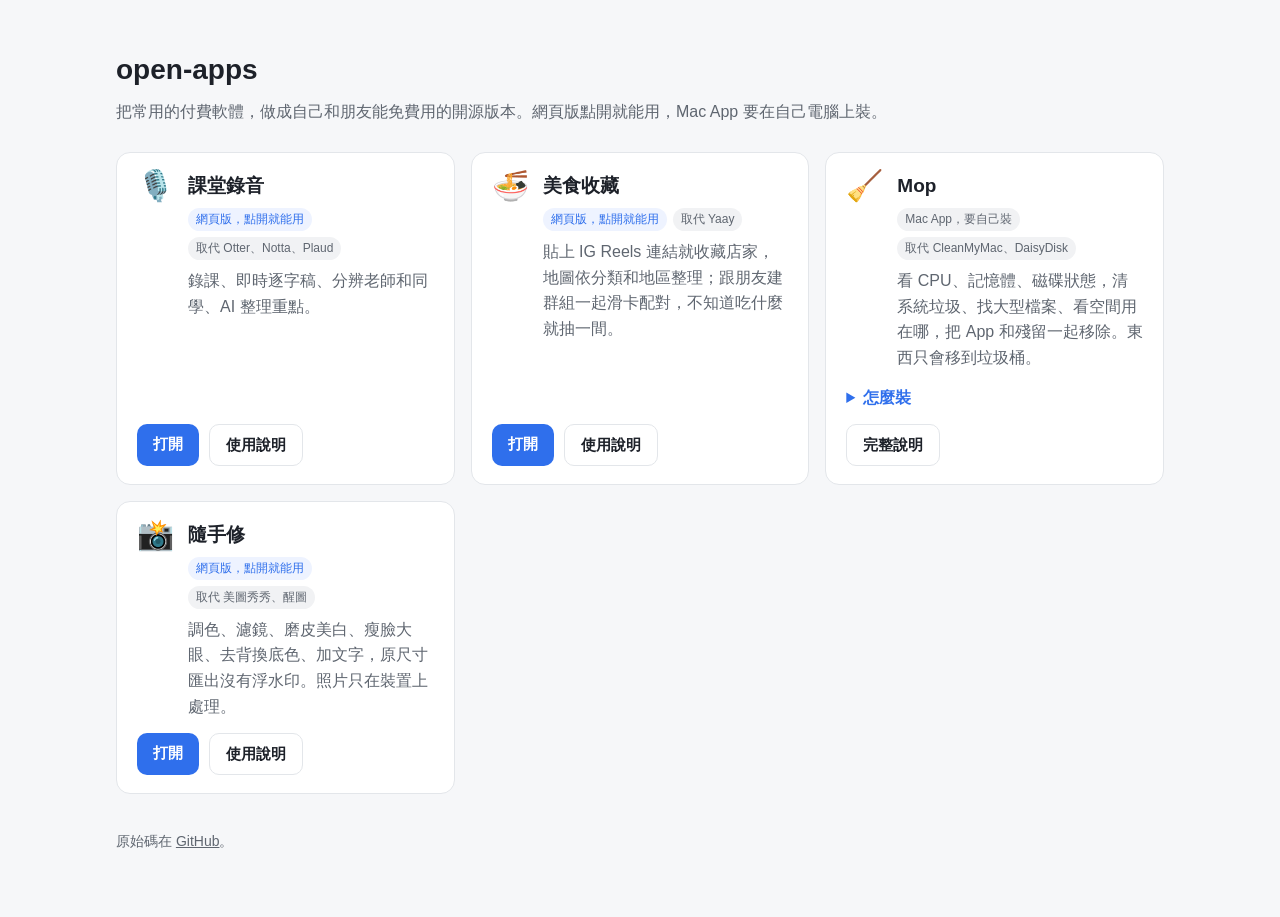
<file: index.html>
<!doctype html>
<html lang="zh-Hant">
<head>
<meta charset="utf-8">
<meta name="viewport" content="width=device-width,initial-scale=1,viewport-fit=cover">
<title>open-apps</title>
<link rel="manifest" href="site.webmanifest">
<link rel="icon" href="icon.svg">
<link rel="apple-touch-icon" href="apple-touch-icon.png">
<meta name="apple-mobile-web-app-capable" content="yes">
<meta name="mobile-web-app-capable" content="yes">
<meta name="apple-mobile-web-app-status-bar-style" content="default">
<meta name="apple-mobile-web-app-title" content="open-apps">
<meta name="theme-color" content="#f6f7f9" media="(prefers-color-scheme: light)">
<meta name="theme-color" content="#111418" media="(prefers-color-scheme: dark)">
<meta name="description" content="把常用的付費軟體做成免費開源的版本">
<!-- 先跟 app 會用到的伺服器打好招呼，點進 app 時少等幾輪連線 -->
<link rel="preconnect" href="https://gop9632.github.io" crossorigin>
<link rel="preconnect" href="https://ptocokzxpwwautnbbuup.supabase.co" crossorigin>
<link rel="preconnect" href="https://cdn.jsdelivr.net" crossorigin>
<style>
:root{--bg:#f6f7f9;--card:#fff;--text:#1d2129;--muted:#5f6670;--line:#e3e6ea;--accent:#2f6fec;--tag:#eef3ff;--tag2:#f1f2f4}
@media (prefers-color-scheme:dark){:root{--bg:#111418;--card:#1a1e24;--text:#e6e8eb;--muted:#9aa1ab;--line:#2a3038;--accent:#5b9dff;--tag:#1e2a40;--tag2:#252a31}}
*{box-sizing:border-box}
body{margin:0;font:16px/1.6 -apple-system,BlinkMacSystemFont,"PingFang TC","Noto Sans TC",sans-serif;color:var(--text);background:var(--bg)}
main{max-width:1080px;margin:0 auto;padding:calc(48px + env(safe-area-inset-top)) calc(16px + env(safe-area-inset-right)) calc(64px + env(safe-area-inset-bottom)) calc(16px + env(safe-area-inset-left))}
h1{font-size:28px;margin:0 0 6px}
.lead{color:var(--muted);margin:0 0 28px}
#list{display:grid;grid-template-columns:repeat(auto-fill,minmax(280px,1fr));gap:16px;align-items:stretch}
.card{background:var(--card);border:1px solid var(--line);border-radius:14px;padding:18px 20px;display:flex;flex-direction:column}
.card .actions{margin-top:auto;padding-top:14px}
.top{display:flex;gap:14px;align-items:flex-start}
.icon{font-size:30px;line-height:1}
.card h2{font-size:19px;margin:0}
.tags{display:flex;gap:6px;flex-wrap:wrap;margin:6px 0 8px}
.tag{font-size:12px;padding:2px 8px;border-radius:99px;background:var(--tag2);color:var(--muted)}
.tag.web{background:var(--tag);color:var(--accent)}
.card p{margin:0;color:var(--muted)}
.actions{display:flex;gap:10px;flex-wrap:wrap;margin-top:14px}
.btn{display:inline-block;padding:8px 16px;border-radius:10px;text-decoration:none;font-weight:600;font-size:15px}
.btn.primary{background:var(--accent);color:#fff}
.btn.ghost{border:1px solid var(--line);color:var(--text)}
details{margin-top:14px}
summary{cursor:pointer;color:var(--accent);font-weight:600}
ol{margin:8px 0 0;padding-left:22px;color:var(--text)}
ol li{margin:4px 0}
footer{margin-top:36px;font-size:14px;color:var(--muted)}
footer a{color:var(--muted)}
</style>
</head>
<body>
<main>
  <h1>open-apps</h1>
  <p class="lead">把常用的付費軟體，做成自己和朋友能免費用的開源版本。網頁版點開就能用，Mac App 要在自己電腦上裝。</p>
  <div id="list">載入中…</div>
  <footer>原始碼在 <a href="https://github.com/GOP9632/open-apps">GitHub</a>。</footer>
</main>
<script>
// App 清單放在 apps.json，新增 App 只要改那個檔案。
// Netlify 上的這頁直接讀 GitHub Pages 上最新的 apps.json，所以 PR 合併後新 App 就會出現，不用重新部署 Netlify。
const LIST = 'https://gop9632.github.io/open-apps/apps.json';
// 在 Netlify 上把 app 連結換成同網域的 /apps/...（_redirects 會代理到 GitHub Pages），
// 從主畫面的入口點進 app 才會維持全螢幕，不會跳成 Safari 視窗。
const PAGES = 'https://gop9632.github.io/open-apps/apps/';
const local = u => location.hostname.endsWith('netlify.app') && String(u).startsWith(PAGES) ? '/apps/' + String(u).slice(PAGES.length) : u;
const esc = s => String(s).replace(/[&<>"]/g, c => ({'&':'&amp;','<':'&lt;','>':'&gt;','"':'&quot;'}[c]));
// 上次的清單先畫出來（不用等網路），同時去拿最新的，有變才重畫
const draw = apps => {
  const html = apps.map(a => {
    const web = a.type === 'web';
    const tags = [
      `<span class="tag ${web ? 'web' : ''}">${web ? '網頁版，點開就能用' : esc(a.platform || '電腦') + ' App，要自己裝'}</span>`,
      a.like ? `<span class="tag">取代 ${esc(a.like)}</span>` : ''
    ].join('');
    const actions = web
      ? `<a class="btn primary" href="${esc(local(a.url))}">打開</a>` + (a.guide ? `<a class="btn ghost" href="${esc(local(a.guide))}">使用說明</a>` : '')
      : (a.guide ? `<a class="btn ghost" href="${esc(a.guide)}">完整說明</a>` : '');
    const steps = !web && a.steps ? `<details><summary>怎麼裝</summary><ol>${a.steps.map(s => `<li>${esc(s)}</li>`).join('')}</ol></details>` : '';
    return `<section class="card"><div class="top"><div class="icon">${esc(a.icon || '📦')}</div><div>
      <h2>${esc(a.name)}</h2><div class="tags">${tags}</div><p>${esc(a.desc)}</p></div></div>
      ${steps}<div class="actions">${actions}</div></section>`;
  }).join('');
  const list = document.getElementById('list');
  if (list.innerHTML !== html) list.innerHTML = html;
};
let cached = null;
try { cached = JSON.parse(localStorage.getItem('portal.apps')); } catch {}
if (cached) draw(cached);
fetch(LIST, { cache: 'no-cache' }).then(r => r.ok ? r.json() : Promise.reject())
  .catch(() => fetch('apps.json').then(r => r.json()))
  .then(apps => { draw(apps); try { localStorage.setItem('portal.apps', JSON.stringify(apps)); } catch {} })
  .catch(() => { if (!cached) document.getElementById('list').textContent = '清單讀取失敗，請重新整理。'; });
// 在入口停留時，先在背景把 app 裝進手機（app 自己的 service worker 會把畫面檔案存起來），
// 點「打開」時就直接從手機打開，不用等網路
if ('serviceWorker' in navigator && location.hostname.endsWith('netlify.app')) {
  const warm = () => ['food-map'].forEach(a => navigator.serviceWorker.register(`/apps/${a}/sw.js`, { scope: `/apps/${a}/` }).catch(() => {}));
  if (window.requestIdleCallback) requestIdleCallback(warm, { timeout: 2000 }); else setTimeout(warm, 800);
}
</script>
</body>
</html>
</file>
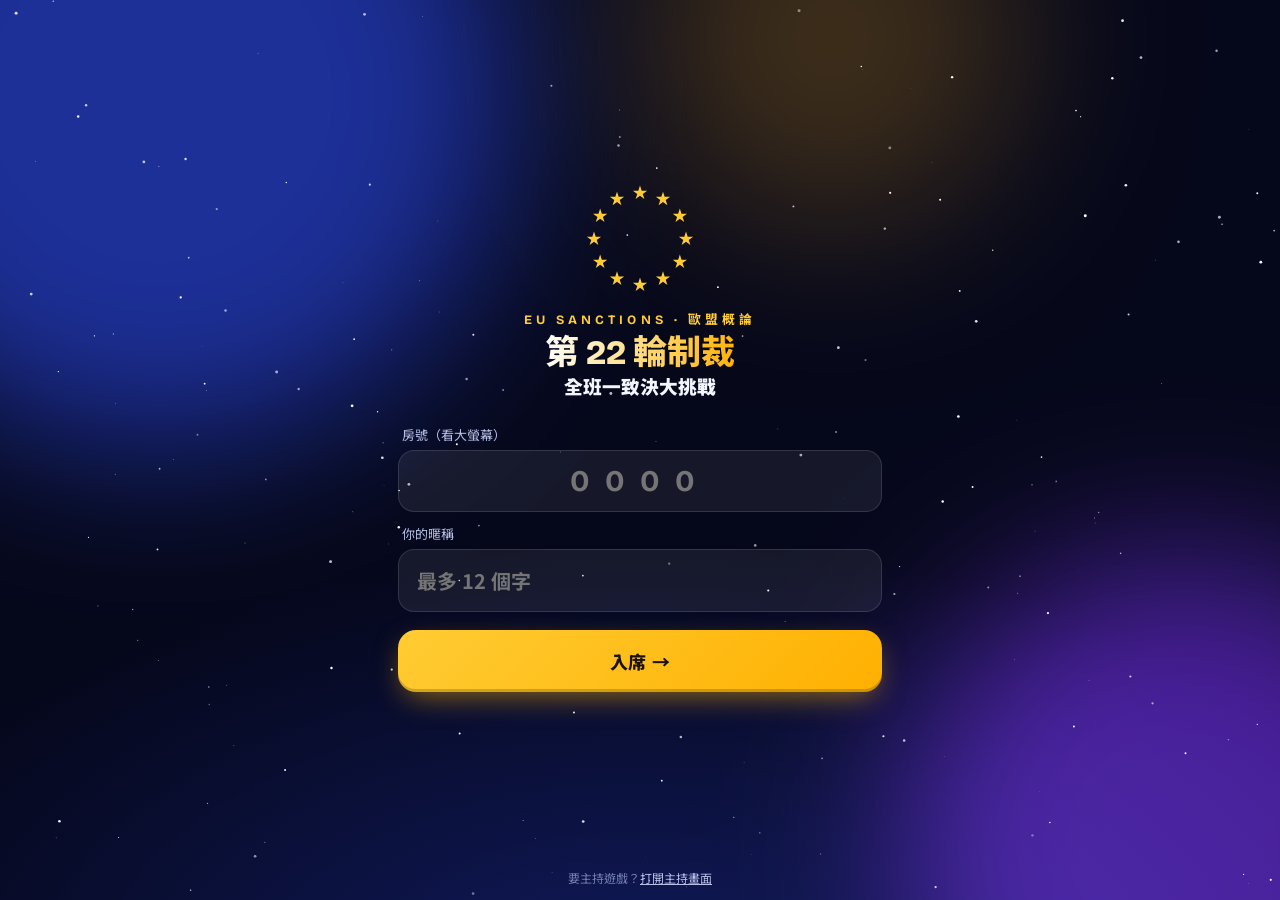
<file: eu-game/index.html>
<!doctype html>
<html lang="zh-Hant">
<head>
<meta charset="utf-8">
<meta name="viewport" content="width=device-width,initial-scale=1,viewport-fit=cover">
<title>第 22 輪制裁：全班一致決</title>
<meta name="description" content="歐盟概論課堂連線遊戲：用手機加入，代表一個歐盟會員國作答。">
<meta name="theme-color" content="#05071a">
<link rel="icon" href="icon.svg">
<link rel="preconnect" href="https://fonts.googleapis.com">
<link rel="preconnect" href="https://fonts.gstatic.com" crossorigin>
<link rel="preconnect" href="https://ptocokzxpwwautnbbuup.supabase.co" crossorigin>
<link href="https://fonts.googleapis.com/css2?family=Bricolage+Grotesque:opsz,wght@12..96,500;12..96,700;12..96,800&family=Noto+Sans+TC:wght@400;500;700;900&display=swap" rel="stylesheet">

<link rel="stylesheet" href="style.css">
<style>
body{font-size:16px}
.app{max-width:520px;margin:0 auto;height:100dvh}
.screen{padding:calc(env(safe-area-inset-top) + 18px) 18px calc(env(safe-area-inset-bottom) + 18px)}
.top{position:absolute;left:18px;right:18px;top:calc(env(safe-area-inset-top) + 14px);display:flex;justify-content:space-between;align-items:center;font-size:14px;color:var(--ink2)}
.me{display:flex;align-items:center;gap:.5em;font-weight:700;color:var(--ink)}
.me .fi{width:1.6em;height:1.2em}
.score{font-family:var(--display);font-weight:800;color:var(--gold)}

/* 加入 */
#join .logo{width:120px;height:120px;margin-bottom:10px}
#join h1{font-family:var(--display);font-size:34px;line-height:1.05;margin:.2em 0 .1em;text-align:center;font-weight:800}
#join h1 small{display:block;font-family:var(--body);font-size:.55em;font-weight:900;margin-top:.3em}
#join .kicker{text-align:center}
.form{width:100%;margin-top:26px;display:flex;flex-direction:column;gap:12px}
.field{display:flex;flex-direction:column;gap:6px}
.field label{font-size:13px;color:var(--ink2);padding-left:4px}
.field input{width:100%;padding:16px 18px;border-radius:16px;border:1px solid var(--line);background:rgba(255,255,255,.07);outline:none;font-size:20px;font-weight:700;transition:border-color .2s,box-shadow .2s}
.field input:focus{border-color:var(--gold);box-shadow:0 0 0 4px rgba(255,204,51,.18)}
.field input.code{font-family:var(--display);letter-spacing:.5em;text-align:center;font-size:30px;padding:12px 18px}
.form .btn{padding:18px;font-size:18px;border-radius:18px;margin-top:6px}
.err{color:#ff8fa3;font-size:14px;min-height:1.2em;text-align:center}
.foot{position:absolute;bottom:calc(env(safe-area-inset-bottom) + 14px);font-size:12px;color:var(--mute);text-align:center;left:18px;right:18px}

/* 國家卡 */
.passport{perspective:900px;width:min(78vw,300px);aspect-ratio:3/4;margin-bottom:22px}
.pin{position:relative;width:100%;height:100%;transform-style:preserve-3d;transition:transform 1s cubic-bezier(.3,1.3,.4,1)}
.pin.flip{transform:rotateY(180deg)}
.pf,.pb{position:absolute;inset:0;border-radius:24px;backface-visibility:hidden;-webkit-backface-visibility:hidden;display:flex;flex-direction:column;align-items:center;justify-content:center;gap:14px;border:1px solid rgba(255,255,255,.18);overflow:hidden}
.pf{background:linear-gradient(160deg,#1f3cff,#0b1a8f);box-shadow:0 30px 60px -25px rgba(42,75,255,.8)}
.pf .r{width:62%;aspect-ratio:1}
.pf b{font-family:var(--display);letter-spacing:.3em;font-size:12px;color:var(--gold)}
.pb{transform:rotateY(180deg);background:linear-gradient(170deg,#141c55,#070b2a);box-shadow:0 30px 60px -25px rgba(0,0,0,.9)}
#pFlag{display:block;width:62%}
.pb .fi{display:block;width:100%;height:auto;aspect-ratio:4/3;border-radius:12px;box-shadow:0 14px 30px -10px #000}
.pb .cn{font-size:34px;font-weight:900}
.pb .nm{color:var(--ink2);font-size:15px}
.pb .kicker{font-size:11px}
.wait{text-align:center;color:var(--ink2);line-height:1.6}
.wait b{color:var(--ink)}
.dots::after{content:'';animation:dots 1.4s steps(4) infinite}
@keyframes dots{0%{content:''}25%{content:'.'}50%{content:'..'}75%{content:'...'}}
.tip{margin-top:18px;font-size:13px;color:var(--ink2);padding:12px 14px;border-radius:14px;background:var(--glass);border:1px solid var(--line);line-height:1.6}

/* 章節 */
#chapter .r{width:110px;aspect-ratio:1;margin-bottom:18px}
#chapter h2{font-family:var(--display);font-size:38px;margin:.2em 0 0;text-align:center;line-height:1}
#chapter h3{margin:.3em 0 0;font-size:24px}

/* 題目 */
#question{justify-content:flex-start;padding-top:calc(env(safe-area-inset-top) + 52px)}
.tbar{width:100%;height:8px;border-radius:99px;background:rgba(255,255,255,.1);overflow:hidden;margin-bottom:14px}
.tbar i{display:block;height:100%;width:100%;background:linear-gradient(90deg,var(--gold),#ff8a00);transform-origin:left;border-radius:99px}
.qmeta{width:100%;display:flex;justify-content:space-between;font-size:13px;color:var(--ink2);margin-bottom:8px}
.qmeta .dbl{color:#ffb703;font-weight:900}
.qtext{width:100%;font-size:19px;font-weight:900;line-height:1.45;margin-bottom:14px}
.ans{width:100%;flex:1;display:grid;grid-template-rows:repeat(4,1fr);gap:10px;min-height:0}
.ans.two{grid-template-rows:1fr 1fr}
.a{position:relative;display:flex;align-items:center;gap:12px;padding:12px 14px;border-radius:18px;background:var(--c);color:#fff;font-weight:800;font-size:16px;text-align:left;line-height:1.35;box-shadow:inset 0 -5px 0 rgba(0,0,0,.2);transition:transform .12s,opacity .3s;animation:rise .4s both}
.a:nth-child(2){animation-delay:.05s}.a:nth-child(3){animation-delay:.1s}.a:nth-child(4){animation-delay:.15s}
.a:active{transform:scale(.97)}
.a .shape{display:grid;place-items:center;width:38px;height:38px;flex:none;border-radius:12px;background:rgba(0,0,0,.2);font-size:18px}
.abst{margin-top:10px;width:100%;padding:12px;border-radius:16px;border:1px dashed rgba(255,255,255,.35);color:var(--ink2);font-weight:700;font-size:15px;display:flex;align-items:center;justify-content:center;gap:8px}
.abst:active{background:var(--glass)}
.abst[hidden]{display:none}

/* 已送出 */
#sent .chosen{display:flex;align-items:center;gap:12px;padding:16px 18px;border-radius:18px;background:var(--c);font-weight:800;font-size:17px;max-width:100%;animation:pop .5s both;box-shadow:0 20px 40px -20px var(--c)}
#sent .chosen .shape{font-size:22px}
#sent .r{width:120px;aspect-ratio:1;margin-bottom:26px}
#sent .wait{margin-top:20px}

/* 結果 */
.res{text-align:center}
.res .big{font-size:96px;line-height:1;animation:pop .6s cubic-bezier(.2,1.5,.4,1) both}
.res h2{font-family:var(--display);font-size:40px;margin:.25em 0 .1em;font-weight:800}
.res .pts{display:inline-block;margin-top:8px;padding:10px 22px;border-radius:999px;background:rgba(0,0,0,.3);font-family:var(--display);font-weight:800;font-size:26px;animation:pop .5s .3s both}
.res .sub{color:var(--ink2);margin-top:14px;line-height:1.6}
.res .streak{display:inline-block;margin-top:10px;color:#ffb703;font-weight:900;animation:pulse 1s ease-in-out infinite}
.rank{margin-top:26px;display:flex;gap:10px;justify-content:center}
.rank div{padding:12px 18px;border-radius:16px;background:var(--glass);border:1px solid var(--line);min-width:110px}
.rank small{display:block;font-size:12px;color:var(--ink2)}
.rank b{font-family:var(--display);font-size:28px}
#result.ok h2{color:var(--ok)}
#result.bad h2{color:var(--bad)}
#result.bad .big{animation:shake .6s both}

/* 終局 */
#final .medal{font-size:110px;line-height:1;animation:pop .8s cubic-bezier(.2,1.5,.4,1) both}
#final h2{font-family:var(--display);font-size:44px;margin:.2em 0 0;font-weight:800}
#confetti{position:fixed;inset:0;width:100%;height:100%;z-index:40;pointer-events:none}
</style>
</head>
<body>
<div class="sky" id="sky"></div>
<canvas id="confetti"></canvas>
<div class="conn" id="conn">重新連線中…</div>
<div class="app">

  <div class="top" id="top" hidden><span class="me" id="me"></span><span class="score" id="myScore"></span></div>

  <section class="screen on" id="join">
    <div class="logo" id="logo"></div>
    <div class="kicker">EU Sanctions · 歐盟概論</div>
    <h1><span class="grad">第 22 輪制裁</span><small>全班一致決大挑戰</small></h1>
    <form class="form" id="form" autocomplete="off">
      <div class="field"><label for="room">房號（看大螢幕）</label><input id="room" class="code" inputmode="numeric" pattern="[0-9]*" maxlength="4" placeholder="0000" required></div>
      <div class="field"><label for="name">你的暱稱</label><input id="name" maxlength="12" placeholder="最多 12 個字" required enterkeyhint="go"></div>
      <button class="btn" id="go" type="submit">入席 →</button>
      <div class="err" id="err"></div>
    </form>
    <div class="foot">要主持遊戲？<a href="host.html" style="color:var(--ink2)">打開主持畫面</a></div>
  </section>

  <section class="screen" id="lobby">
    <div class="passport"><div class="pin" id="pin">
      <div class="pf"><div class="r" id="pRing"></div><b>EUROPEAN UNION</b></div>
      <div class="pb"><div class="kicker">你代表的會員國</div><span id="pFlag"></span><div class="cn" id="pCountry"></div><div class="nm" id="pName"></div></div>
    </div></div>
    <div class="wait"><b>已入席！</b>抬頭看大螢幕，等主持人開始<span class="dots"></span></div>
    <div class="tip">🛡️ 你有一張「建設性棄權」卡：沒把握時可以用，不得分也不扣分，連勝不會斷，也不會擋下全班的一致決。整場只能用一次。</div>
  </section>

  <section class="screen" id="chapter">
    <div class="r" id="cRing"></div>
    <div class="kicker" id="cTag"></div>
    <h2 class="grad" id="cEn"></h2>
    <h3 id="cZh"></h3>
  </section>

  <section class="screen" id="question">
    <div class="tbar"><i id="tbar"></i></div>
    <div class="qmeta"><span id="qN"></span><span id="qDbl" class="dbl"></span></div>
    <div class="qtext" id="qText"></div>
    <div class="ans" id="ans"></div>
    <button class="abst" id="abst">🛡️ 使用建設性棄權卡（剩 1 張）</button>
  </section>

  <section class="screen" id="sent">
    <div class="r" id="sRing"></div>
    <div class="chosen" id="chosen"></div>
    <div class="wait">已送出！等其他國家作答<span class="dots"></span></div>
  </section>

  <section class="screen res" id="result">
    <div class="big" id="rBig"></div>
    <h2 id="rTitle"></h2>
    <div class="pts" id="rPts"></div>
    <div><span class="streak" id="rStreak"></span></div>
    <div class="sub" id="rSub"></div>
    <div class="rank"><div><small>目前名次</small><b id="rRank"></b></div><div><small>總分</small><b id="rTotal"></b></div></div>
  </section>

  <section class="screen res" id="final">
    <div class="medal" id="fMedal"></div>
    <h2 class="grad" id="fTitle"></h2>
    <div class="sub" id="fSub"></div>
    <div class="rank"><div><small>最終名次</small><b id="fRank"></b></div><div><small>總分</small><b id="fTotal"></b></div></div>
  </section>

  <section class="screen res" id="kicked">
    <div class="big">🚪</div>
    <h2>你已離席</h2>
    <div class="sub">主持人請你離開這個房間。<br>可以換個暱稱重新加入。</div>
    <button class="btn" style="margin-top:24px" onclick="location.href=location.pathname">回到首頁</button>
  </section>
</div>

<script src="vendor/supabase.js"></script>
<script src="data.js"></script>
<script src="common.js"></script>
<script>
(function () {
  var U = EU_UTIL, $ = function (s) { return document.querySelector(s); };
  EU_sky($('#sky'), 6000);
  EU_ring($('#logo')).set(12); $('#logo').classList.add('spin');
  EU_ring($('#pRing')).set(12);
  var cRing = EU_ring($('#cRing')); $('#cRing').classList.add('spin');
  EU_ring($('#sRing')).set(12); $('#sRing').classList.add('spin');

  var K = 'eu-player-v1', me = null, net = null, last = null, cur = '', sentStep = -1, sentChoice = null, lastResult = -1, gotAt = 0, joinedOk = false;
  try { me = JSON.parse(localStorage.getItem(K) || 'null'); } catch (e) {}
  var qp = new URLSearchParams(location.search).get('room');
  if (qp) $('#room').value = qp.replace(/\D/g, '').slice(0, 4);
  if (me && me.name) $('#name').value = me.name;

  function show(id) { if (cur === id) return; cur = id; document.querySelectorAll('.screen').forEach(function (s) { s.classList.toggle('on', s.id === id); }); }
  function flash(cls) { document.body.classList.remove('flash-ok', 'flash-bad'); if (cls) document.body.classList.add(cls); }
  function buzz(p) { try { navigator.vibrate && navigator.vibrate(p); } catch (e) {} }

  $('#form').onsubmit = function (e) {
    e.preventDefault();
    var room = $('#room').value.replace(/\D/g, ''), name = $('#name').value.trim();
    if (room.length !== 4) { $('#err').textContent = '房號是 4 位數字'; return; }
    if (!name) { $('#err').textContent = '請輸入暱稱'; return; }
    if (!me || me.room !== room) me = { pid: Math.random().toString(36).slice(2, 10) + Date.now().toString(36).slice(-4), room: room };
    me.name = name; me.room = room;
    try { localStorage.setItem(K, JSON.stringify(me)); } catch (e) {}
    start();
  };

  var helloTimer;
  function start() {
    $('#go').disabled = true; $('#go').textContent = '連線中…'; $('#err').textContent = '';
    joinedOk = false;
    net = EU_connect(me.room, onMsg, function (st) {
      $('#conn').classList.toggle('show', joinedOk && st !== 'SUBSCRIBED');
      if (st === 'SUBSCRIBED') hello();
    });
    clearTimeout(helloTimer);
    helloTimer = setTimeout(function () {
      if (!joinedOk) { $('#go').disabled = false; $('#go').textContent = '入席 →'; $('#err').textContent = '找不到房間 ' + me.room + '，確認房號、或請主持人打開主持畫面'; net = null; }
    }, 7000);
  }
  function hello() { net && net.send({ t: 'hello', pid: me.pid, name: me.name }); }

  function onMsg(m) {
    if (!m || m.t !== 'state') return;
    var mine = m.pl[me.pid];
    if (!mine) {
      if (joinedOk) { show('kicked'); $('#top').hidden = true; net = null; return; }
      hello(); return;
    }
    if (!joinedOk) { joinedOk = true; clearTimeout(helloTimer); buzz(30); try { sessionStorage.setItem('eu-joined', me.room); } catch (e) {} }
    last = m; render(m, mine);
  }

  function ranking(m) {
    var ids = Object.keys(m.pl).sort(function (a, b) { return m.pl[b][2] - m.pl[a][2]; });
    return { rank: ids.indexOf(me.pid) + 1, n: ids.length };
  }

  var qTimer, flipped = false;
  function render(m, p) {
    $('#top').hidden = m.phase === 'lobby' || cur === 'join' && m.phase === 'lobby';
    $('#me').innerHTML = U.flag(p[1]) + U.esc(p[0]);
    $('#myScore').textContent = p[2] + ' 分';
    if (m.phase !== 'reveal') flash('');

    if (m.phase === 'lobby') {
      $('#pFlag').innerHTML = U.flag(p[1]); $('#pCountry').textContent = U.countryName(p[1]); $('#pName').textContent = p[0];
      show('lobby');
      if (!flipped) { flipped = true; setTimeout(function () { $('#pin').classList.add('flip'); buzz([20, 60, 20]); }, 700); }
    } else if (m.phase === 'chapter' || m.phase === 'board') {
      if (m.phase === 'board') {
        var r = ranking(m);
        $('#cTag').textContent = 'LEADERBOARD'; $('#cEn').textContent = '第 ' + r.rank + ' 名'; $('#cZh').textContent = '共 ' + r.n + ' 國 · ' + p[2] + ' 分';
      } else { $('#cTag').textContent = m.ch.tag; $('#cEn').textContent = m.ch.en; $('#cZh').textContent = m.ch.zh; }
      if (cur !== 'chapter') { cRing.set(0); var k = 0, iv = setInterval(function () { cRing.set(++k); if (k >= 12) clearInterval(iv); }, 60); }
      show('chapter');
    } else if (m.phase === 'q') {
      var answered = sentStep === m.step || (m.got && m.got.indexOf(me.pid) >= 0);
      if (answered) {
        showSent(m);
        // 主持端還沒收到就重送
        if (sentStep === m.step && m.got && m.got.indexOf(me.pid) < 0 && Date.now() - gotAt > 2500) { gotAt = Date.now(); net.send({ t: 'ans', pid: me.pid, step: m.step, c: sentChoice }); }
      } else showQuestion(m, p);
    } else if (m.phase === 'reveal') {
      showResult(m, p);
    } else if (m.phase === 'final') {
      showFinal(m, p);
    }
  }

  var qStep = -1, qDeadline = 0, qDur = 1;
  function showQuestion(m, p) {
    if (qStep !== m.step || cur !== 'question') {
      qStep = m.step;
      $('#qN').textContent = m.q.poll ? '🗳️ 全班投票（不計分）' : '第 ' + m.q.n + ' / ' + m.q.total + ' 題';
      $('#qDbl').textContent = m.q.dbl ? '分數 ×2' : '';
      $('#qText').textContent = m.q.text;
      $('#ans').className = 'ans' + (m.q.a.length === 2 ? ' two' : '');
      $('#ans').innerHTML = m.q.a.map(function (t, i) { return '<button class="a o' + i + '" data-i="' + i + '"><span class="shape">' + U.shapes[i] + '</span><span>' + U.esc(t) + '</span></button>'; }).join('');
      $('#ans').querySelectorAll('.a').forEach(function (b) { b.onclick = function () { answer(+b.dataset.i); }; });
      show('question'); buzz(40);
    }
    $('#abst').hidden = m.q.poll || !!p[4];
    qDeadline = Date.now() + m.left; qDur = m.dur || 20000;
    clearInterval(qTimer);
    qTimer = setInterval(function () {
      var left = Math.max(0, qDeadline - Date.now());
      $('#tbar').style.transform = 'scaleX(' + (left / qDur) + ')';
      if (!left) clearInterval(qTimer);
    }, 100);
  }
  $('#abst').onclick = function () { answer('ab'); };
  function answer(c) {
    if (!last || last.phase !== 'q') return;
    sentStep = last.step; sentChoice = c; gotAt = Date.now();
    net.send({ t: 'ans', pid: me.pid, step: last.step, c: c });
    buzz(25); showSent(last);
  }
  function showSent(m) {
    var c = sentStep === m.step ? sentChoice : null;
    if (c === 'ab') $('#chosen').outerHTML = '<div class="chosen" id="chosen" style="--c:#4a5290"><span class="shape">🛡️</span>建設性棄權</div>';
    else if (c !== null) $('#chosen').outerHTML = '<div class="chosen o' + c + '" id="chosen"><span class="shape">' + U.shapes[c] + '</span>' + U.esc(m.q.a[c]) + '</div>';
    else $('#chosen').outerHTML = '<div class="chosen" id="chosen" style="--c:#2a4bff">已作答</div>';
    show('sent');
  }

  function showResult(m, p) {
    if (lastResult === m.step && cur === 'result') return;
    lastResult = m.step; clearInterval(qTimer);
    var r = ranking(m), el = $('#result'), lr = p[6], mine = sentStep === m.step ? sentChoice : null;
    el.className = 'screen res';
    $('#rStreak').textContent = p[3] >= 2 ? '🔥 ' + p[3] + ' 連勝' : '';
    $('#rRank').textContent = r.rank + ' / ' + r.n; $('#rTotal').textContent = p[2];
    $('#rPts').style.display = '';
    if (m.q.poll) {
      var s = m.counts.reduce(function (a, b) { return a + b; }, 0);
      $('#rBig').textContent = '🗳️'; $('#rTitle').textContent = '投票結果';
      $('#rPts').innerHTML = m.counts.map(function (c, i) { return U.shapes[i] + ' ' + (s ? Math.round(c / s * 100) : 0) + '%'; }).join('　');
      $('#rSub').textContent = mine === null ? '這題你沒投票' : '你選了「' + m.q.a[mine] + '」';
      flash('');
    } else if (lr === 'ok') {
      el.classList.add('ok'); $('#rBig').textContent = '✅'; $('#rTitle').textContent = '答對了！';
      $('#rPts').textContent = '+' + p[5]; $('#rSub').textContent = m.unan ? '全班一致決通過 🇪🇺' : '可惜有其他國家答錯，決議被否決';
      flash('flash-ok'); buzz([30, 40, 30]);
    } else if (lr === 'ab') {
      $('#rBig').textContent = '🛡️'; $('#rTitle').textContent = '建設性棄權';
      $('#rPts').textContent = '+0'; $('#rSub').textContent = '正確答案：' + U.shapes[m.correct] + ' ' + m.q.a[m.correct] + '\n連勝保留，也沒有擋下決議。';
      flash('');
    } else {
      el.classList.add('bad'); $('#rBig').textContent = lr === 'none' ? '⌛' : '❌'; $('#rTitle').textContent = lr === 'none' ? '時間到' : '投下反對票';
      $('#rPts').textContent = '+0'; $('#rSub').textContent = '正確答案：' + U.shapes[m.correct] + ' ' + m.q.a[m.correct];
      flash('flash-bad'); buzz([80, 50, 80]);
    }
    $('#rSub').style.whiteSpace = 'pre-line';
    show('result');
  }

  var finalShown = false;
  function showFinal(m, p) {
    var r = ranking(m);
    $('#fMedal').textContent = r.rank === 1 ? '🥇' : r.rank === 2 ? '🥈' : r.rank === 3 ? '🥉' : '🇪🇺';
    $('#fTitle').textContent = r.rank <= 3 ? '最佳代表！' : '辛苦了，代表！';
    $('#fSub').innerHTML = '你代表 ' + U.flag(p[1]) + ' ' + U.countryName(p[1]) + (m.unanTotal ? '<br>全班一致決通過 ' + m.unanTotal[0] + ' / ' + m.unanTotal[1] + ' 題' : '');
    $('#fRank').textContent = r.rank + ' / ' + r.n; $('#fTotal').textContent = p[2];
    show('final');
    if (!finalShown) { finalShown = true; if (r.rank <= 3) EU_confetti($('#confetti'), 5000); buzz([50, 50, 50, 50, 200]); }
  }

  // 回到前景時重新打招呼（手機鎖屏後）
  document.addEventListener('visibilitychange', function () { if (!document.hidden && net && joinedOk) hello(); });

  // 從 QR code 進來、而且之前加入過同一房 → 自動重新入席
  if (me && me.name && me.room && (!qp || qp === me.room) && sessionStorage.getItem('eu-joined') === me.room) start();
})();
</script>
</body>
</html>
</file>
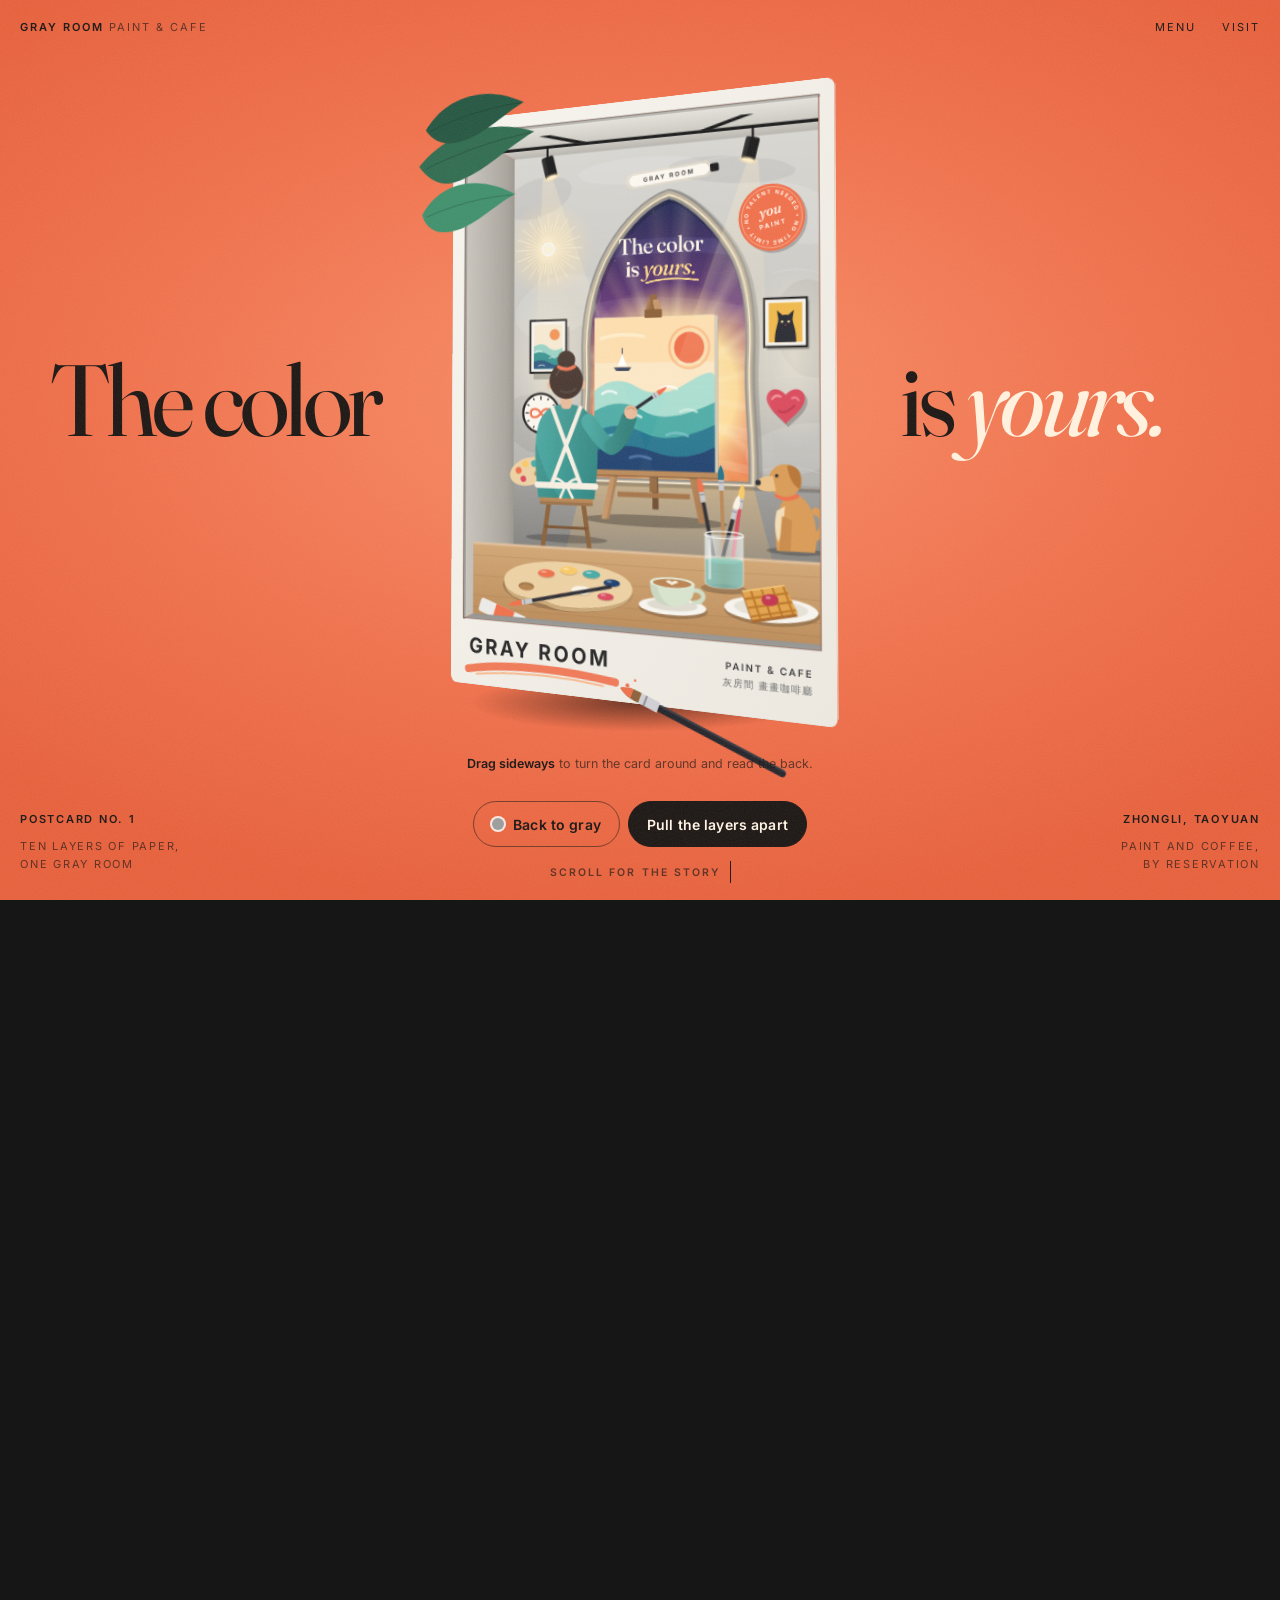
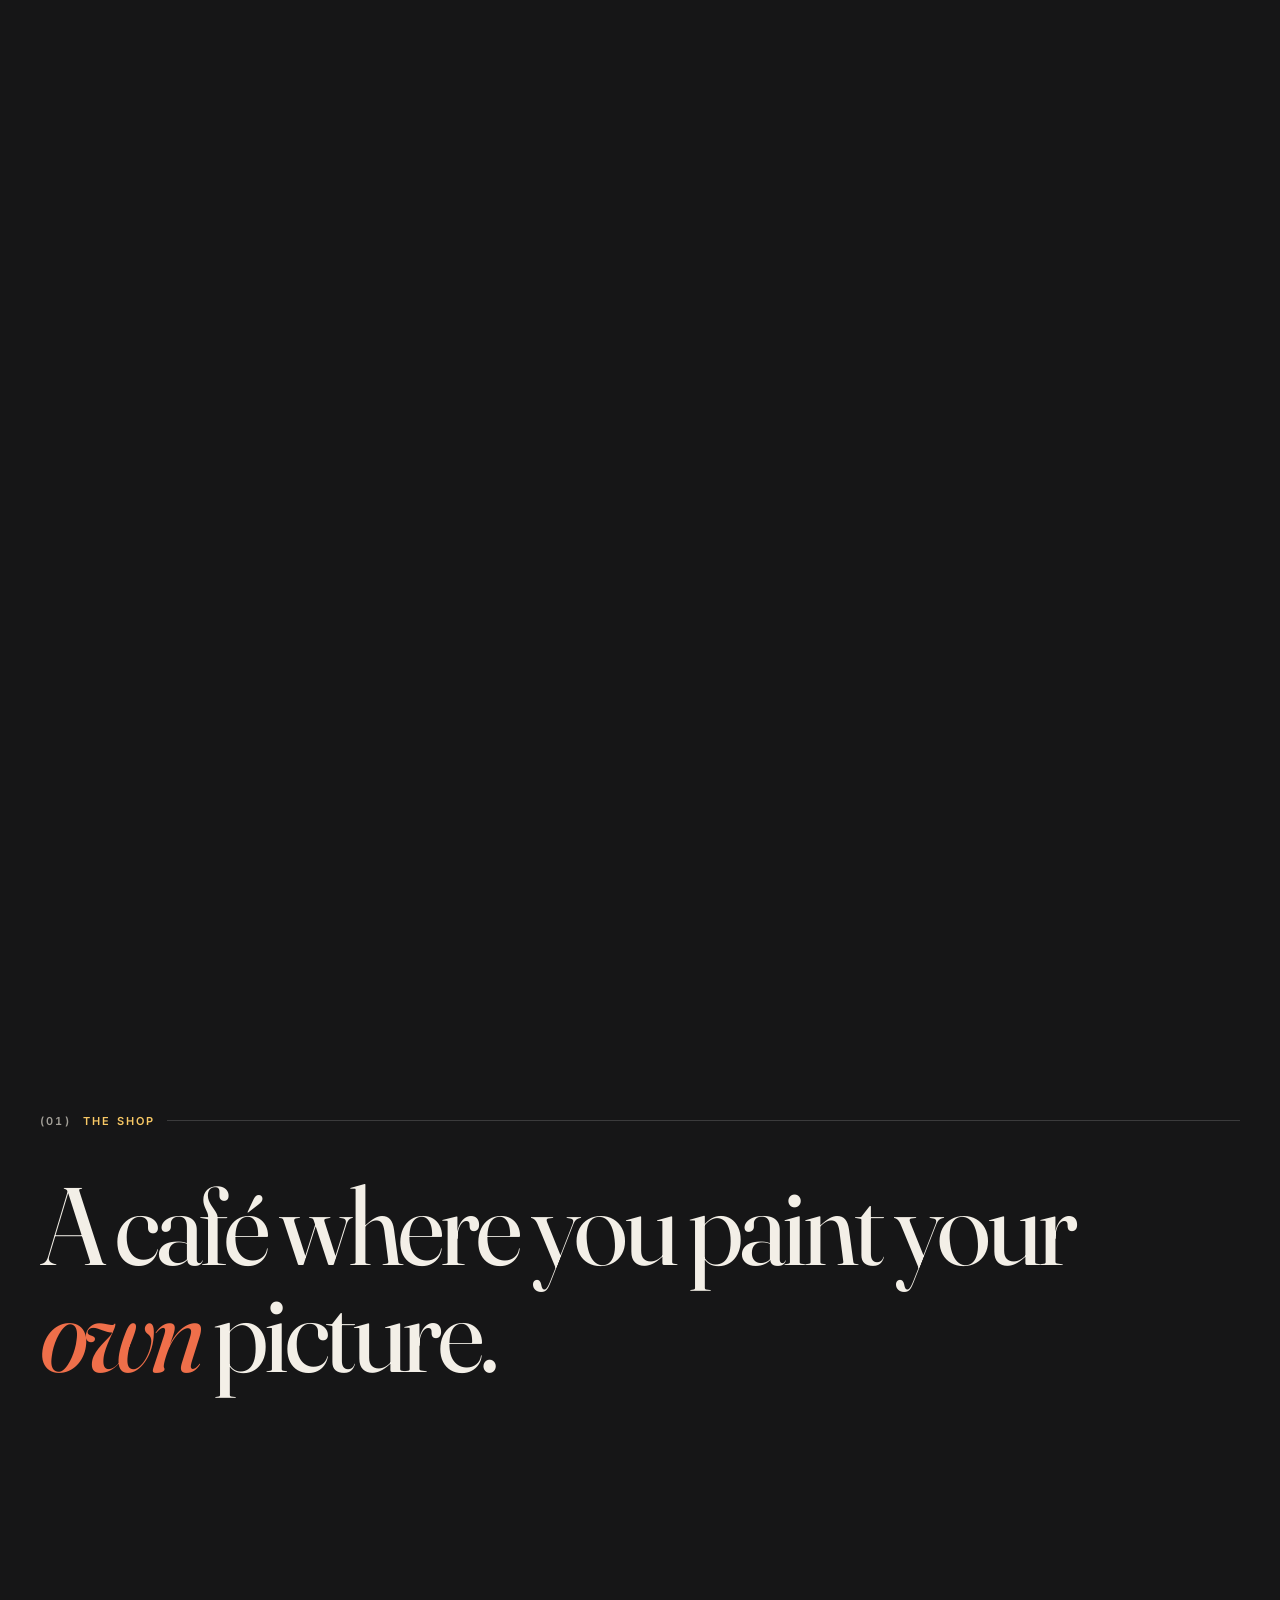
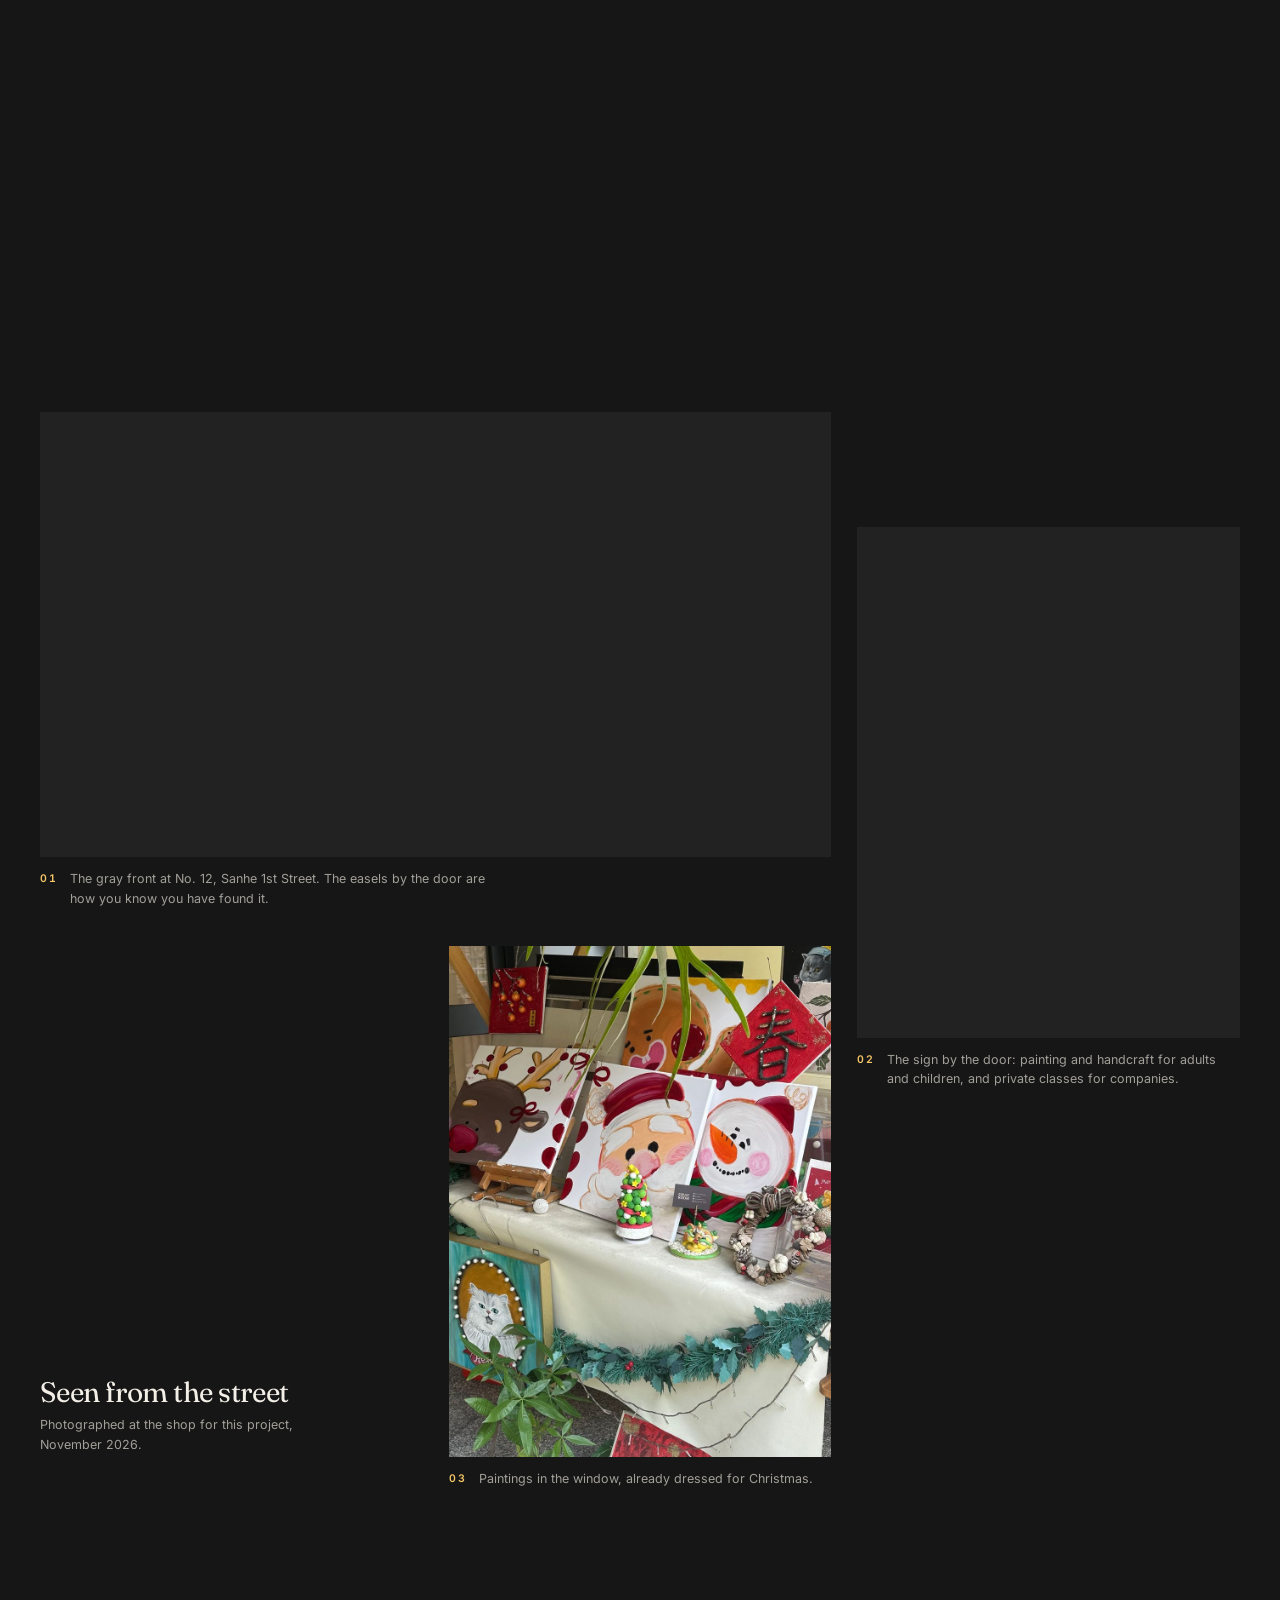
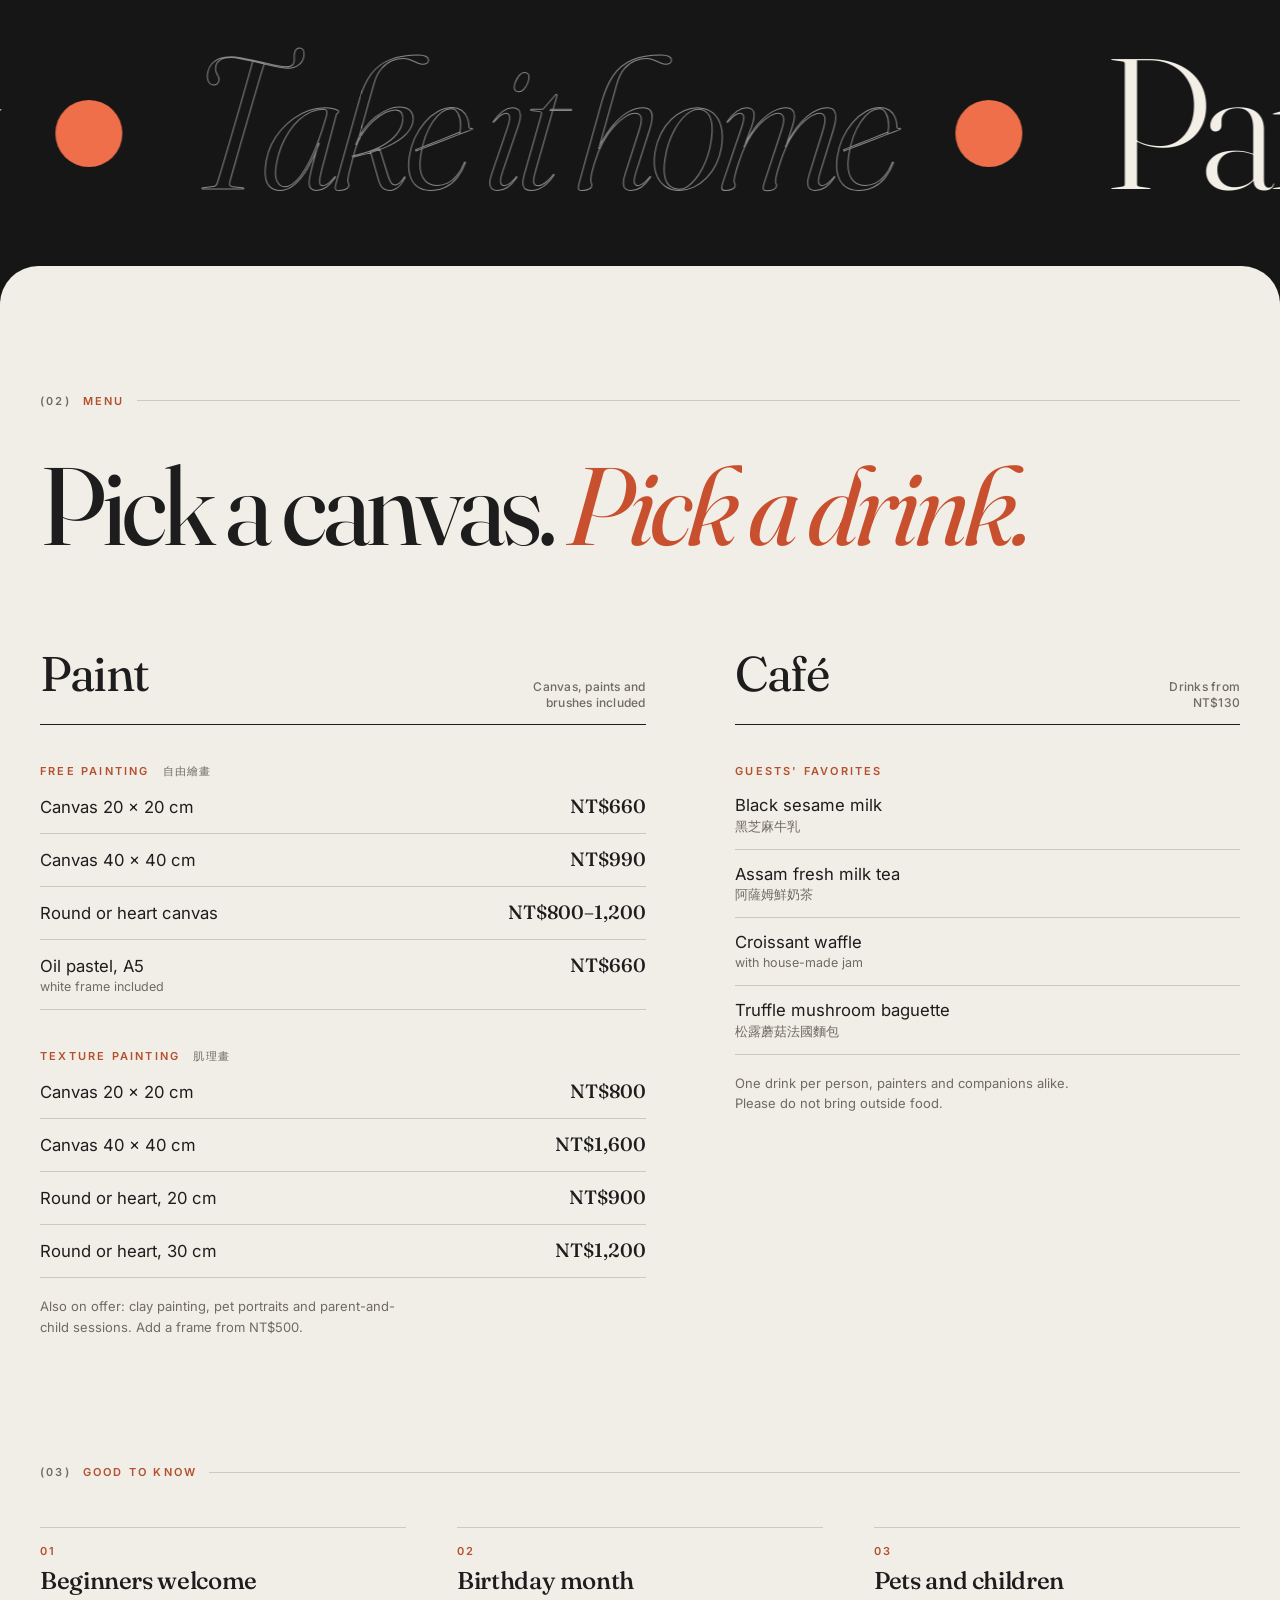
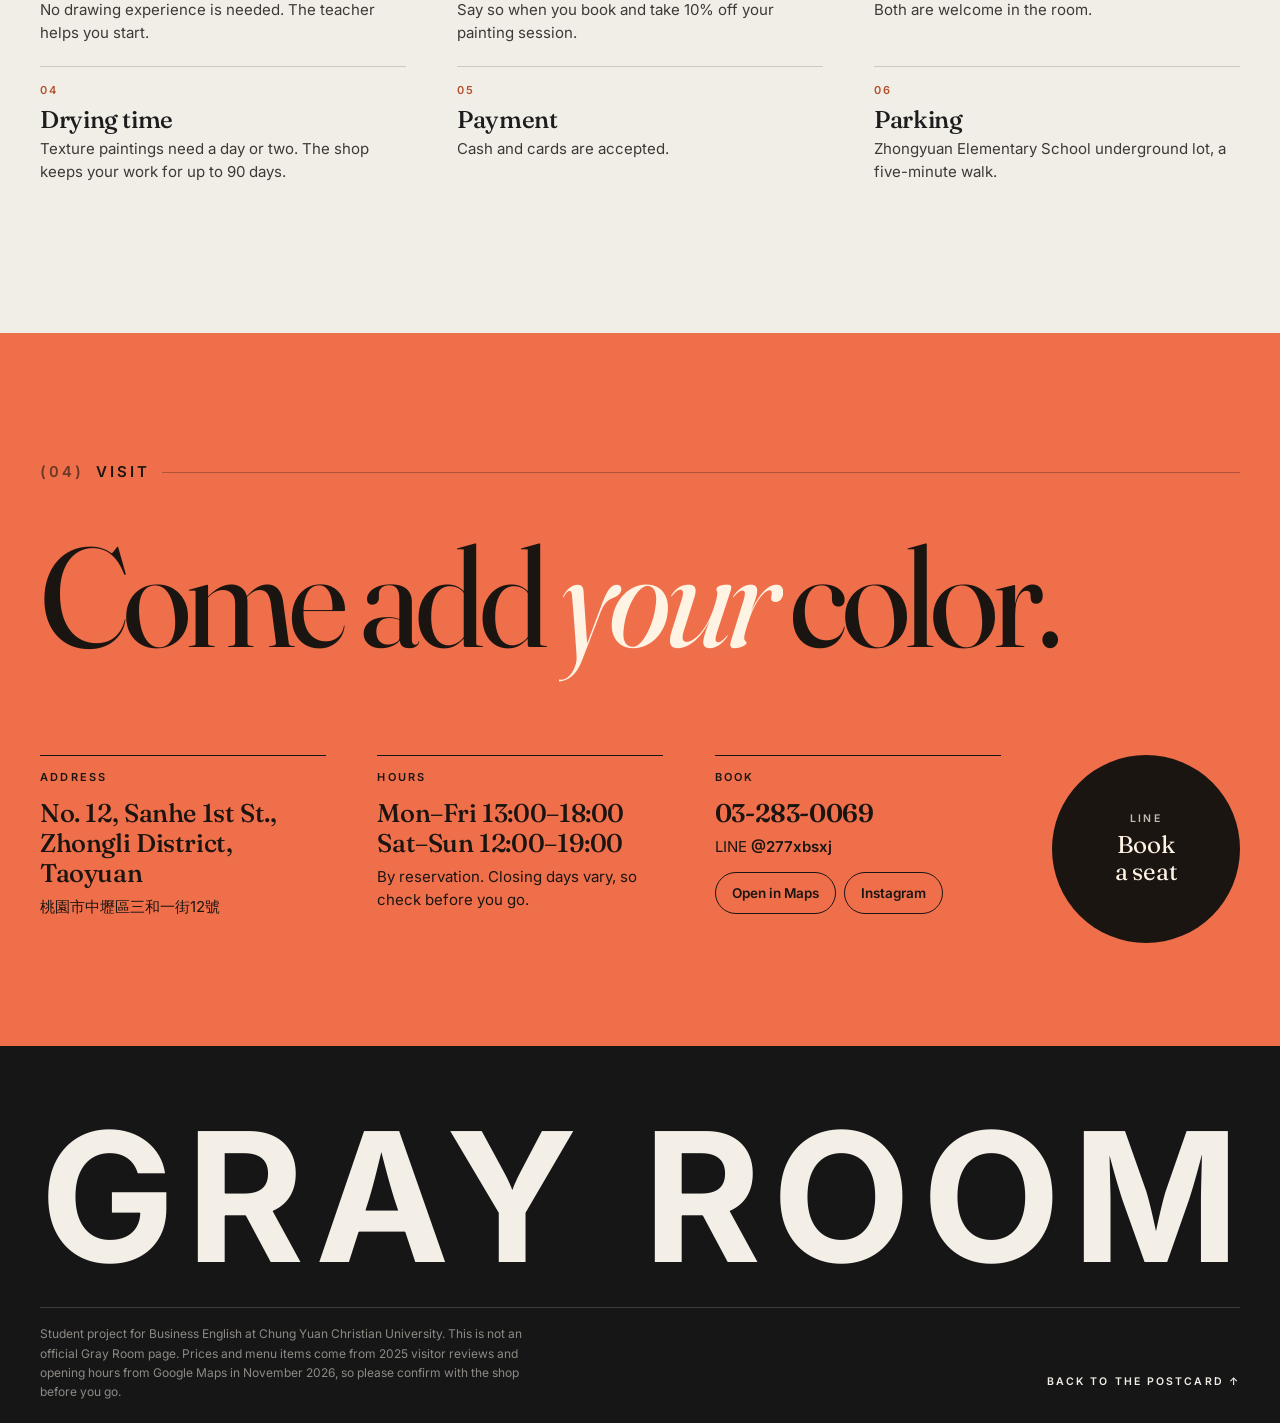
<file: grayroom/index.html>
<!doctype html>
<html lang="en">
<head>
<meta charset="utf-8">
<meta name="viewport" content="width=device-width, initial-scale=1, viewport-fit=cover">
<title>Gray Room Postcard</title>
<meta name="description" content="A layered 3D postcard for Gray Room Paint &amp; Cafe in Zhongli. Turn it, paint it, and scroll through the story of the shop.">
<meta name="theme-color" content="#161617">
<meta property="og:title" content="Gray Room Paint &amp; Cafe: a 3D postcard">
<meta property="og:description" content="The room is gray. The color is yours.">
<link rel="icon" href="data:image/svg+xml,%3Csvg xmlns='http://www.w3.org/2000/svg' viewBox='0 0 64 64'%3E%3Crect width='64' height='64' rx='12' fill='%23bdbbb6'/%3E%3Cpath d='M16 56V30a16 16 0 0 1 32 0v26z' fill='%23ef6f4a'/%3E%3C/svg%3E">
<link rel="preload" href="fonts/fraunces.woff2" as="font" type="font/woff2" crossorigin>
<style>
@font-face{font-family:Fraunces;src:url(fonts/fraunces.woff2) format("woff2");font-weight:300 700;font-style:normal;font-display:swap}
@font-face{font-family:Fraunces;src:url(fonts/fraunces-italic.woff2) format("woff2");font-weight:300 700;font-style:italic;font-display:swap}
@font-face{font-family:Inter;src:url(fonts/inter.woff2) format("woff2");font-weight:400 700;font-style:normal;font-display:swap}

:root{
  color-scheme:dark;
  --bg:#161617; --ink:#f3efe7; --muted:#a29f98; --line:rgba(255,255,255,.16);
  --coral:#ef6f4a; --amber:#f8c865; --teal:#46a9a4; --paper:#f1eee7; --paper-ink:#1d1d1d; --paper-muted:#6f6b63; --paper-line:#cfc9bd;
  --ease:cubic-bezier(.65,0,.25,1); --out:cubic-bezier(.16,1,.3,1); --lt:1.5s;
  --sans:Inter,"PingFang TC","Noto Sans TC","Microsoft JhengHei",system-ui,-apple-system,"Segoe UI",sans-serif;
  --serif:Fraunces,Georgia,"Times New Roman",serif;
  --gut:max(20px,env(safe-area-inset-left),env(safe-area-inset-right));
}
*{box-sizing:border-box}
html,body{margin:0}
body{background:var(--bg);color:var(--ink);font-family:var(--sans);-webkit-font-smoothing:antialiased;overflow-x:hidden;-webkit-tap-highlight-color:transparent}
button{font:inherit;color:inherit}
a{color:inherit}
[hidden]{display:none!important}
::selection{background:var(--coral);color:#fff}

/* ---------- opening curtain ---------- */
.loader{position:fixed;inset:0;z-index:100;background:#101011;color:var(--ink);display:grid;grid-template-rows:auto 1fr auto;
  padding:max(14px,env(safe-area-inset-top)) var(--gut) max(18px,env(safe-area-inset-bottom));
  transition:transform 1.15s cubic-bezier(.76,0,.24,1),visibility 0s linear 1.15s}
.loader.out{transform:translateY(-100%);visibility:hidden}
html.loading{overflow:hidden}
/* if the script never runs, the curtain still leaves */
.loader{animation:ldgone .01s linear 8s forwards}
@keyframes ldgone{to{visibility:hidden;opacity:0}}
.ld-top{display:flex;justify-content:space-between;gap:12px;font-size:11px;letter-spacing:.18em;text-transform:uppercase;color:var(--muted)}
.ld-top b{color:var(--ink);font-weight:600}
.ld-say{align-self:center;margin:0;font-family:var(--serif);font-weight:400;font-size:clamp(34px,7.4vw,92px);line-height:1;letter-spacing:-.035em;
  transition:transform 1.15s cubic-bezier(.76,0,.24,1)}
.ld-say em{font-style:italic;color:#8d8b86;transition:color .9s var(--ease)}
.loader.full .ld-say em{color:var(--coral)}
.loader.out .ld-say{transform:translateY(38vh)}
.ld-row{display:flex;align-items:flex-end;justify-content:space-between;gap:16px}
.ld-num{font-family:var(--serif);font-weight:300;font-size:clamp(84px,21vw,260px);line-height:.78;letter-spacing:-.05em;font-variant-numeric:tabular-nums}
.ld-lab{padding-bottom:6px;font-size:11px;letter-spacing:.18em;text-transform:uppercase;color:var(--muted);text-align:right}
.ld-bar{position:absolute;left:0;right:0;bottom:0;height:3px;background:var(--coral);transform:scaleX(0);transform-origin:0 50%}
body.print .loader,body.print .grain,body.print .cur,body.print .big,body.print .flood,body.print .meta,body.print .caps,body.print .prog,body.print .site-foot{display:none}

/* ---------- film grain, room light, colour leaking into the page ---------- */
.grain{position:fixed;inset:0;z-index:40;pointer-events:none;opacity:.085;
  background-image:url("data:image/svg+xml,%3Csvg xmlns='http://www.w3.org/2000/svg' width='180' height='180'%3E%3Cfilter id='n'%3E%3CfeTurbulence type='fractalNoise' baseFrequency='.9' numOctaves='2' stitchTiles='stitch'/%3E%3CfeColorMatrix values='0 0 0 0 1 0 0 0 0 1 0 0 0 0 1 0 0 0 .9 0'/%3E%3C/filter%3E%3Crect width='180' height='180' filter='url(%23n)'/%3E%3C/svg%3E")}
.glow{position:absolute;inset:0;pointer-events:none;
  background:radial-gradient(ellipse 70% 55% at 50% 44%,#343435 0%,#1f1f20 55%,#131314 100%)}
/* the paint that takes over the page: three sheets of colour opening from the point that was touched */
.flood{position:absolute;inset:0;pointer-events:none;overflow:hidden;visibility:hidden;transition:opacity .8s var(--ease)}
.flood.on{visibility:visible}
body.mode-layers .flood{opacity:0}
.flood i{position:absolute;inset:0;will-change:opacity;-webkit-clip-path:circle(0px at 50% 50%);clip-path:circle(0px at 50% 50%)}
.flood i:nth-child(1){background:#f8c865}
.flood i:nth-child(2){background:#2a2466}
.flood i:nth-child(3){background:radial-gradient(ellipse 72% 58% at 50% 44%,#f78d66 0%,#ef6f4a 58%,#e65f3a 100%)}
.flood.full i{-webkit-clip-path:none;clip-path:none}
.flood.full i:nth-child(-n+2){display:none}      /* the two rings are under the last sheet now */
/* once the page is painted, what is written on it turns to ink */
body.ink .app{--ink:#1b1512;--muted:rgba(27,21,18,.68);--line:rgba(27,21,18,.3)}
.top,.top b,.top a,.hint,.hint b,.more,.meta,.meta b,.tag{transition:color .7s var(--ease)}

/* ---------- cursor (mouse only) ---------- */
.cur{display:contents}
.cur i{position:fixed;left:0;top:0;z-index:60;pointer-events:none;border-radius:50%;will-change:translate,scale;translate:-200px -200px}
.cur-d{width:10px;height:10px;margin:-5px;background:#fff;mix-blend-mode:difference;opacity:0;transition:opacity .4s,scale .35s var(--out),width .35s var(--out),height .35s var(--out),margin .35s var(--out)}
.cur.on .cur-d{opacity:1}
.cur.link .cur-d{width:46px;height:46px;margin:-23px}
.cur-r{width:78px;height:78px;margin:-39px;display:grid;place-items:center;border:1px solid rgba(255,255,255,.55);background:rgba(20,20,21,.35);
  backdrop-filter:blur(6px);-webkit-backdrop-filter:blur(6px);font-style:normal;font-size:10.5px;font-weight:600;letter-spacing:.16em;text-transform:uppercase;color:var(--ink);
  opacity:0;scale:.3;transition:opacity .35s var(--out),scale .45s var(--out)}
.cur.on.card .cur-r{opacity:1;scale:1}
.cur.card .cur-d{scale:0}
.cur.grab .cur-r{scale:.74}

/* ---------- the pinned postcard ---------- */
.story{position:relative;height:640vh;height:640svh}
.mark{position:absolute;left:0;width:1px;height:1px;top:calc(var(--k)*100vh);top:calc(var(--k)*100svh)}
.app{position:sticky;top:0;height:100vh;height:100svh;overflow:hidden}
@media (orientation:portrait){.app{min-height:480px}}
.top{position:absolute;z-index:4;left:0;right:0;top:0;display:flex;align-items:center;justify-content:space-between;gap:12px;
  padding:max(12px,env(safe-area-inset-top)) var(--gut) 8px;
  font-size:clamp(9.5px,2.6vw,11px);letter-spacing:.18em;text-transform:uppercase;color:var(--muted);white-space:nowrap}
.top b{color:var(--ink);font-weight:600}
.top nav{display:flex;gap:clamp(12px,3vw,26px)}
.top a{position:relative;display:inline-flex;align-items:center;min-height:30px;text-decoration:none;color:var(--ink)}
.top a::after{content:"";position:absolute;left:0;right:0;bottom:5px;height:1px;background:currentColor;transform:scaleX(0);transform-origin:100% 50%;transition:transform .5s var(--out)}
.top a:hover::after,.top a:focus-visible::after{transform:scaleX(1);transform-origin:0 50%}
.top > span,.top nav{padding:5px 11px;margin:-5px -11px;border-radius:99px;transition:background .6s var(--ease)}
body.in-dive .top > span,body.in-dive .top nav{background:rgba(247,244,238,.92)}
body.in-dive .top{--ink:#1b1512;--muted:rgba(27,21,18,.68)}

/* the headline, as large as the screen allows: either side of the card on wide screens, above it on a phone */
.big{position:absolute;inset:0;z-index:1;pointer-events:none;opacity:0;transition:opacity .9s var(--ease)}
body.ready .big{opacity:1}
body.in-story .big,body.mode-layers .big,body.intro .big,body.facing-back .big{opacity:0;transition-duration:.45s}
.bl{position:absolute;left:0;right:0;top:var(--hy,20%);margin:0;text-align:center;white-space:nowrap;
  font-family:var(--serif);font-weight:400;font-size:var(--hf,44px);line-height:1;letter-spacing:-.045em}
.bl em{font-style:italic}
.bl.g{color:#3b3b3d;transition:opacity .7s var(--ease) .25s}
.bl.g em{color:#55555a}
.bl.c{color:#1b1512;opacity:0;transition:opacity .22s linear}
.bl.c em{color:#fff1dc}
body.ink .bl.g{opacity:0;transition:opacity .22s linear}
body.ink .bl.c{opacity:1;transition:opacity .7s var(--ease) .2s}
@media (min-aspect-ratio:11/10){
  .bl{top:0;left:0;right:0}
  .bl span{position:absolute;top:var(--hy,44vh);transform:translateY(-50%)}
  .bl span:first-child{right:calc(50% + var(--Wh,360px)*.5 + var(--hg,40px))}
  .bl span:last-child{left:calc(50% + var(--Wh,360px)*.5 + var(--hg,40px))}
}
@media (min-aspect-ratio:11/10) and (max-height:540px){.big{display:none}}
/* small print in the corners on wide screens */
.meta{position:absolute;z-index:3;bottom:26px;margin:0;max-width:17em;font-size:11px;line-height:1.7;letter-spacing:.16em;text-transform:uppercase;color:var(--muted);
  opacity:0;transition:opacity .8s var(--ease);pointer-events:none;display:none}
.meta b{display:block;margin-bottom:8px;color:var(--ink);font-weight:600}
.meta.l{left:var(--gut)}
.meta.r{right:var(--gut);text-align:right}
body.ready .meta{opacity:1}
body.in-story .meta,body.mode-layers .meta,body.intro .meta{opacity:0}
@media (min-width:1000px) and (min-height:600px){.meta{display:block}}

.stage{position:absolute;inset:0;z-index:2;touch-action:pan-y;cursor:grab;user-select:none;-webkit-user-select:none}
.stage.dragging{cursor:grabbing}
.rig{position:absolute;left:50%;top:50%;width:var(--W);height:calc(var(--W)*1.48);margin:calc(var(--W)*-.74) 0 0 calc(var(--W)*-.5);
  opacity:0;transition:transform 1.4s var(--ease),opacity 1s var(--ease);touch-action:pan-y}
body.ready .rig{opacity:1}
.rig.led{transition:opacity 1s var(--ease)}            /* between chapters the script moves it (see layoutRig) */
/* will-change:transform tells Chrome to keep a sheet's texture while it moves. Taken away for one frame once the lens
   has stopped, it lets Chrome redraw the sheets at their new size, at a moment when a short pause cannot be seen. */
body.settle .card,body.settle .forecard,body.settle .backfield{will-change:auto}
.persp{position:relative;width:100%;height:100%;perspective:calc(var(--W)*var(--P,2.3));perspective-origin:50% 46%}
.shade{position:absolute;left:4%;right:4%;top:97%;height:10%;border-radius:50%;pointer-events:none;will-change:transform;
  background:radial-gradient(ellipse at 50% 50%,rgba(0,0,0,.55) 0,rgba(0,0,0,.2) 45%,transparent 70%);transition:opacity .8s var(--ease)}
body.mode-layers .shade,body.in-dive .shade{opacity:0}
.card,.forecard,.backfield{position:absolute;inset:0;transform-style:preserve-3d;will-change:transform}
.backfield{pointer-events:none;z-index:0}
.card{z-index:1}
.forecard{z-index:2;pointer-events:none}
body.facing-back .forecard{z-index:0}

.layer{position:absolute;transform-style:preserve-3d;transition:transform var(--lt) var(--ease),opacity .55s var(--ease);pointer-events:none}
.layer.dim{opacity:.07}
.layer.card-u{inset:0}
.layer.fore-u{inset:-15%}
.layer.fore-u svg{left:11.5385%;top:11.5385%;width:76.923%;height:76.923%}
.layer.fore-u::after{left:11.5385%;top:11.5385%;width:76.923%;height:76.923%}
.layer.fore-u .tag{left:11.5385%;bottom:88.4615%}
.layer.scene-u{inset:0}
.layer.scene-u svg{overflow:hidden}
.layer > .copy{position:absolute;inset:0;will-change:opacity}   /* a layer of its own: moving the paint edge never repaints the drawing */
.layer svg{position:absolute;inset:0;width:100%;height:100%;display:block;overflow:visible}
/* the one line of lettering that stays text (the rest are outlines, see scene.js): x 946 right-aligned, baseline 1412 of 1000 x 1480.
   Set ten times too big and scaled down, so it does not snap to whole pixels and sits exactly where the drawing has it at any size. */
.layer .zh{position:absolute;right:5.4%;bottom:4.3835%;white-space:nowrap;color:#6a6a6a;transform-origin:100% 100%;transform:scale(calc(var(--u,1)*.1));
  font:400 230px/1 Inter,"PingFang TC","Noto Sans TC","Microsoft JhengHei","WenQuanYi Zen Hei",sans-serif;letter-spacing:24px}
.copy.g .zh{color:#686868}

/* the window in the paper (36,36,928,1274 of 1000x1480). Closed, it is a portal: the room behind it is drawn
   through the window only, so the card itself stays as thin as paper. Pulled apart, the sheets are real 3D. */
.win{position:absolute;left:3.6%;top:2.4324%;width:92.8%;height:86.0811%;transform-style:preserve-3d;pointer-events:none}
.card.portal .win{transform-style:flat;overflow:hidden;transform:translateZ(-.4px)}
.box{position:absolute;pointer-events:none;opacity:0;
  transition:opacity .5s var(--ease),width var(--lt) var(--ease),height var(--lt) var(--ease)}
.card.portal .box,body.print .box{opacity:1}
.box.l,.box.r{top:0;height:100%;width:var(--D)}
.box.t,.box.b{left:0;width:100%;height:var(--D)}
.box.l{left:0;transform-origin:0 50%;transform:rotateY(90deg);background:linear-gradient(90deg,#c6c6c4,#a5a5a3 70%,#898987)}
.box.r{right:0;transform-origin:100% 50%;transform:rotateY(-90deg);background:linear-gradient(270deg,#d3d3d0,#b6b6b3 70%,#979795)}
.box.t{top:0;transform-origin:50% 0;transform:rotateX(-90deg);background:linear-gradient(180deg,#e4e4e1,#c2c2bf 70%,#a7a7a4)}
.box.b{bottom:0;transform-origin:50% 100%;transform:rotateX(90deg);background:linear-gradient(0deg,#999997,#7f7f7d 70%,#696968)}
body.is-color .box.l{background:linear-gradient(90deg,#c9c5bd,#a8a49c 70%,#8c8880)}
body.is-color .box.r{background:linear-gradient(270deg,#d6d2c9,#b9b5ad 70%,#9a968e)}
body.is-color .box.t{background:linear-gradient(180deg,#e6e3dc,#c4c1ba 70%,#a9a69f)}
body.is-color .box.b{background:linear-gradient(0deg,#9a9894,#807e7a 70%,#6a6866)}
/* the paper's own edge: a card, not a box */
.edge{position:absolute;pointer-events:none;transition:opacity .6s var(--ease)}
.edge.l,.edge.r{top:.9%;height:98.2%;width:var(--T)}
.edge.t,.edge.b{left:1.3%;width:97.4%;height:var(--T)}
.edge.l{left:0;transform-origin:0 50%;transform:rotateY(90deg);background:linear-gradient(90deg,#e4e0d7,#cfcbc2)}
.edge.r{right:0;transform-origin:100% 50%;transform:rotateY(-90deg);background:linear-gradient(270deg,#ebe7de,#d6d2c9)}
.edge.t{top:0;transform-origin:50% 0;transform:rotateX(-90deg);background:linear-gradient(180deg,#f6f3ec,#e4e0d7)}
.edge.b{bottom:0;transform-origin:50% 100%;transform:rotateX(90deg);background:linear-gradient(0deg,#cfcbc2,#bdb9b0)}
body.mode-layers .edge{opacity:0}

.copy.g{transition:opacity .55s linear,visibility 0s linear 0s}   /* drawn in gray inks by the script: no filter */
.copy.g .co,.copy.c .go{display:none}
.copy.c{-webkit-clip-path:inset(50%);clip-path:inset(50%)}
.all-gray .layer:not(.force-c) > .copy.c{opacity:0}       /* nothing painted yet: not drawn at all, so no mask either */
.all-color .copy.g{opacity:0;visibility:hidden;transition:opacity .55s linear,visibility 0s linear .55s}
body.print .copy.g{transition:none}
/* colour coming up all at once (scrolling into the story from gray): the gray copy stays put underneath while the colour copy fades in over it */
body.wash .layer > .copy.c{transition:opacity .9s var(--ease)}
body.wash .all-color .copy.g{opacity:1;visibility:visible;transition:none}
body.wash0 .flood{opacity:0;transition:none}

/* headline swap */
/* kept on their own layer for good: otherwise the words change weight for one frame when the fade ends */
.w-gray,.w-color{will-change:opacity;transition:opacity 1.4s var(--ease)}
.w-color{opacity:0}
.w-stroke{stroke-dasharray:100;stroke-dashoffset:100;transition:stroke-dashoffset 1.6s var(--ease) 1.2s}
body.is-color .w-gray{opacity:0}
body.is-color .w-color{opacity:1;transition-delay:.9s}
body.is-color .w-stroke{stroke-dashoffset:0}

/* layer outlines + labels for the pulled-apart view */
.layer::after{content:"";position:absolute;left:var(--ax,0%);top:var(--ay,0%);width:var(--aw,100%);height:var(--ah,100%);box-sizing:border-box;
  border:1.5px solid rgba(255,255,255,.62);border-radius:2px;background:rgba(255,255,255,.045);display:none}
@keyframes pane{from{opacity:0}to{opacity:1}}
.tag{position:absolute;left:var(--ax,0%);bottom:calc(100% - var(--ay,0%));margin-bottom:calc(var(--W)*.012);white-space:nowrap;
  font:600 calc(var(--W)*.046)/1 var(--sans);letter-spacing:.02em;color:var(--ink);opacity:0;transition:opacity .6s var(--ease)}
body.mode-layers .card:not(.portal) .layer::after,body.mode-layers .card:not(.portal) ~ .forecard .layer::after{display:block;animation:pane .9s var(--ease) both}
body.mode-layers .card:not(.portal) .tag,body.mode-layers .card:not(.portal) ~ .forecard .tag{opacity:.95;transition-delay:.6s}
.tag b{color:var(--amber);font-weight:700}
.tag span{display:none}
.layer.on .tag span{display:inline}
.rays.dim{opacity:0!important;transition-duration:1.5s,.4s}

/* dust in the light + steam: slow drifting, nothing flies in */
.air{position:absolute;inset:0;pointer-events:none;transform-style:preserve-3d;transition:transform var(--lt) var(--ease),opacity .8s}
.mote{position:absolute;width:3px;height:3px;border-radius:50%;background:#fff3d6;opacity:0;animation:mote var(--d) linear var(--dl) infinite}
@keyframes mote{0%{transform:translate3d(0,0,0);opacity:0}15%{opacity:var(--o)}85%{opacity:var(--o)}100%{transform:translate3d(var(--dx),var(--dy),0);opacity:0}}
.steam{position:absolute;left:55.5%;top:82%;width:9%;height:9%;pointer-events:none}
.steam span{position:absolute;bottom:0;width:26%;margin-left:-4%;height:100%;border-radius:50%;
  background:radial-gradient(ellipse 50% 50% at 50% 55%,rgba(255,255,255,.5),rgba(255,255,255,.22) 45%,rgba(255,255,255,0) 100%);
  transform-origin:50% 100%;opacity:0;animation:steam 5.5s ease-in-out infinite}
.steam span:nth-child(1){left:18%}.steam span:nth-child(2){left:44%;animation-delay:1.8s}.steam span:nth-child(3){left:68%;animation-delay:3.4s}
@keyframes steam{0%{transform:translateY(8%) scaleY(.5) skewX(0);opacity:0}30%{opacity:.75}100%{transform:translateY(-70%) scaleY(1.15) skewX(9deg);opacity:0}}
body.mode-layers .air{opacity:0}

/* ---------- light, paint and atmosphere ---------- */
.no-anim .rig,.no-anim .layer,.no-anim .box,.no-anim .rays,.no-anim .air{transition:none!important}
body.intro .tag{opacity:0!important}
.glare{position:absolute;inset:0;overflow:hidden;border-radius:2.2% / 1.5%;pointer-events:none;transition:opacity .6s var(--ease)}
.glare i{position:absolute;top:-30%;bottom:-30%;left:-50%;width:200%;will-change:transform;
  background:linear-gradient(112deg,transparent 38%,rgba(170,170,170,.10) 43%,rgba(224,224,224,.14) 46.5%,rgba(255,255,255,.30) 50%,rgba(205,205,205,.14) 53.5%,rgba(142,142,142,.10) 57%,transparent 62%)}
body.is-color .glare i{background:linear-gradient(112deg,transparent 38%,rgba(255,120,170,.10) 43%,rgba(255,226,150,.14) 46.5%,rgba(255,255,255,.30) 50%,rgba(140,220,255,.14) 53.5%,rgba(150,130,255,.10) 57%,transparent 62%)}
body.mode-layers .glare,body.in-dive .glare{opacity:0}
.rays{position:absolute;inset:0;overflow:hidden;pointer-events:none;opacity:0;transition:transform var(--lt) var(--ease),opacity 2.4s var(--ease)}
body.is-color .rays{opacity:1}
.rays .ry{position:absolute;left:50%;top:53.5%;width:116%;height:auto;aspect-ratio:1;margin:-58% 0 0 -58%;transform:scale(2);will-change:transform;
  animation:spin 80s linear infinite}
@keyframes spin{from{transform:scale(2) rotate(0deg)}to{transform:scale(2) rotate(360deg)}}
.fx{position:absolute;inset:0;pointer-events:none}
.ring{position:absolute;aspect-ratio:1;border-radius:50%;border:calc(var(--W)*.009) solid;transform:translate(-50%,-50%) scale(.08);opacity:0;
  animation:ring 1.05s cubic-bezier(.16,.7,.2,1) forwards}
@keyframes ring{0%{transform:translate(-50%,-50%) scale(.08);opacity:.95}100%{transform:translate(-50%,-50%) scale(1.14);opacity:0}}
body.lite .bokeh,body.lite .grain{display:none}
body.lite .rays .ry{animation-play-state:paused}
body.lite .air,body.lite .glare{display:none}
body.away .mote,body.away .steam span,body.away .rays .ry,body.away .bokeh i,body.away .more i::after{animation-play-state:paused}
.bokeh{position:absolute;inset:-48%;container-type:inline-size;pointer-events:none;opacity:0;transition:opacity 2.6s var(--ease)}
body.is-color .bokeh{opacity:1}
body.mode-layers .bokeh.f,body.facing-back .bokeh.f,body.in-dive .bokeh{opacity:0;transition-duration:.5s}
.forecard .layer{transition:transform var(--lt) var(--ease),opacity .7s var(--ease)}
body.in-dive .forecard .layer{opacity:0;visibility:hidden;transition:transform var(--lt) var(--ease),opacity .7s var(--ease),visibility 0s linear .7s}
body.in-dive .back,body.in-dive .glare{visibility:hidden;transition:visibility 0s linear 1.5s}
.bokeh i{position:absolute;border-radius:50%;background:radial-gradient(circle,var(--c) 0,var(--c) 30%,transparent 70%);opacity:0;will-change:transform,opacity;
  animation:drift var(--d) linear var(--dl) infinite}
@keyframes drift{0%{transform:translate3d(0,0,0);opacity:0}18%{opacity:var(--o)}82%{opacity:var(--o)}100%{transform:translate3d(var(--dx),var(--dy),0);opacity:0}}
body.print .glare,body.print .rays,body.print .bokeh,body.print .fx,body.print .shade{display:none}
body.print .rig{opacity:1;transition:none}

/* ---------- back of the card ---------- */
.back{position:absolute;inset:0;transform:rotateY(180deg) translateZ(1px);backface-visibility:hidden;-webkit-backface-visibility:hidden;
  background:linear-gradient(135deg,#f7f4ee,#ece8df);color:var(--paper-ink);border-radius:2.2cqw;
  container-type:inline-size;overflow:hidden;transition:transform var(--lt) var(--ease);pointer-events:none}
body.facing-back .back{pointer-events:auto}
body:not(.print) .back{border-radius:0}
.back-in{position:absolute;inset:0;padding:7.4cqw 7.6cqw 6.6cqw;display:flex;flex-direction:column;font-size:3.3cqw;line-height:1.5}
.b-top{display:flex;justify-content:space-between;align-items:flex-start;gap:3cqw}
.b-kicker{font-size:2.5cqw;letter-spacing:.3em;text-transform:uppercase;color:#77736b;font-weight:600}
.b-name{margin-top:1.6cqw;font:700 6.2cqw/1.05 var(--sans);letter-spacing:.1em;text-transform:uppercase;color:var(--paper-ink)}
.b-name span{display:block;margin-top:1.6cqw;font-weight:500;font-size:3.6cqw;letter-spacing:.3em;color:#5b5750}
.b-rate{margin-top:2.4cqw;font-size:2.8cqw;color:#5b5750}
.b-rate b{color:#c8502f;font-weight:600}
.stampbox{position:relative;width:36cqw;height:26.5cqw;flex:none}
.stamp{position:absolute;right:0;top:0;width:31cqw;aspect-ratio:4/3;margin:0;background:#fff;padding:1.5cqw;transform:rotate(2.5deg);
  box-shadow:0 .5cqw 1.8cqw rgba(0,0,0,.2);outline:.5cqw dotted #cfc9bd;outline-offset:-.15cqw}
.stamp svg,.stamp img{width:100%;height:100%;display:block;object-fit:cover}
.postmark{position:absolute;left:0;bottom:0;width:15cqw;height:15cqw;opacity:.62;transform:rotate(-12deg)}
.b-mid{margin:auto 0;padding:3cqw 0}
.b-h{font-family:var(--serif);font-weight:500;font-size:9.8cqw;line-height:1.03;letter-spacing:-.03em;margin:0}
.b-h em{font-style:italic;color:#c8502f}
.b-p{margin:4.2cqw 0 0;color:#6a665e;font-size:3.5cqw;letter-spacing:.01em}
.b-foot{border-top:.25cqw solid #cfc9bd;padding-top:4.2cqw}
.b-addr{margin:0;color:#5b5750;font-size:3.2cqw;line-height:1.62}
.b-addr b{font-weight:600;color:var(--paper-ink)}
.cta{display:grid;grid-template-columns:repeat(3,1fr);gap:2.2cqw;margin-top:4.4cqw}
.cta a{display:flex;align-items:center;justify-content:center;min-height:11.4cqw;padding:0 1cqw;border-radius:99px;
  text-decoration:none;font-weight:600;font-size:3.05cqw;color:var(--paper-ink);border:.4cqw solid var(--paper-ink);text-align:center}
.cta a.primary{background:var(--coral);border-color:var(--coral);color:#fff}
.cta a:focus-visible{outline:.6cqw solid #1c3f6e;outline-offset:.5cqw}

/* ---------- controls under the card (top of the page only) ---------- */
.ui{position:absolute;z-index:3;left:0;right:0;bottom:0;display:flex;flex-direction:column;align-items:center;gap:9px;
  padding:6px var(--gut) max(12px,env(safe-area-inset-bottom));transition:opacity .6s var(--ease),transform .9s var(--out),visibility 0s linear 0s}
body.in-story .ui{opacity:0;transform:translateY(14px);visibility:hidden;transition:opacity .45s var(--ease),transform .6s var(--ease),visibility 0s linear .5s}
.hint{margin:0;font-size:12.5px;line-height:1.5;color:var(--muted);min-height:3em;max-width:34em;text-align:center}
.hint b{color:var(--amber);font-weight:600}
body.ink .hint b{color:var(--ink)}
.chips{display:flex;gap:6px;max-width:100%;min-height:3em;align-items:center;overflow-x:auto;padding:2px 2px;scrollbar-width:none;-webkit-overflow-scrolling:touch;touch-action:pan-x}
.chips::-webkit-scrollbar{display:none}
.chip{appearance:none;flex:none;min-height:32px;padding:0 12px;border-radius:99px;border:1px solid var(--line);background:rgba(255,255,255,.06);
  font-size:12.5px;font-weight:500;white-space:nowrap;cursor:pointer;transition:background .3s,color .3s,border-color .3s}
.chip b{color:var(--amber);font-weight:700;margin-right:2px}
.chip[aria-pressed="true"]{background:var(--ink);color:#1b1b1c;border-color:var(--ink)}
.chip[aria-pressed="true"] b{color:#b4502d}
.chip:focus-visible{outline:2px solid var(--amber);outline-offset:2px}
.btns{display:flex;gap:8px;flex-wrap:wrap;justify-content:center}
.btn{appearance:none;border:1px solid var(--line);background:rgba(255,255,255,.06);
  min-height:46px;padding:0 18px;border-radius:99px;font-size:14px;font-weight:600;letter-spacing:.01em;cursor:pointer;text-decoration:none;
  display:inline-flex;align-items:center;gap:9px;transition:background .35s,border-color .35s,color .35s,opacity .35s}
.btn:hover{background:rgba(255,255,255,.12)}
.btn:focus-visible{outline:2px solid var(--amber);outline-offset:3px}
.btn[aria-pressed="true"]{background:var(--ink);color:#1b1b1c;border-color:var(--ink)}
.btn.primary{background:var(--coral);border-color:var(--coral);color:#fff}
.btn.primary:hover{background:#f58460}
.btn.primary[aria-pressed="true"]{background:rgba(255,255,255,.06);border-color:var(--line);color:var(--ink)}
.dot{width:12px;height:12px;border-radius:50%;flex:none;
  background:conic-gradient(#ef6f4a,#f8c865,#46a9a4,#1c3f6e,#d94a5c,#ef6f4a);box-shadow:0 0 0 2px rgba(255,255,255,.85)}
.btn.primary[aria-pressed="true"] .dot{background:#9b9b9b}
body.ink .ui .btn{background:#1b1512;border-color:#1b1512;color:#fff3e4}
body.ink .ui .btn:hover{background:#33251e}
body.ink .ui .btn.primary[aria-pressed="true"]{background:transparent;border-color:rgba(27,21,18,.55);color:#1b1512}
body.ink .ui .btn[aria-pressed="true"]:not(.primary){background:#fff3e4;border-color:#fff3e4;color:#1b1512}
body.ink .chip{background:rgba(27,21,18,.08)}
body.ink .chip b,body.ink .tag b{color:#fff1dc}
body.ink .chip[aria-pressed="true"]{color:#fff3e4}
body.ink .chip[aria-pressed="true"] b{color:#f8c865}
body.ink .more i{background:rgba(27,21,18,.3)}
body.ink .more i::after{background:#1b1512}
.more{display:inline-flex;align-items:center;gap:9px;min-height:32px;padding:0 12px;font-size:10.5px;font-weight:600;letter-spacing:.2em;text-transform:uppercase;color:var(--muted);text-decoration:none;transition:color .3s}
.more:hover{color:var(--ink)}
.more:focus-visible{outline:2px solid var(--amber);outline-offset:2px;border-radius:99px}
.more i{position:relative;width:1px;height:22px;background:rgba(255,255,255,.22);overflow:hidden}
.more i::after{content:"";position:absolute;left:0;top:0;width:100%;height:100%;background:var(--amber);animation:cue 2.4s var(--ease) infinite}
@keyframes cue{0%{transform:translateY(-100%)}55%{transform:translateY(0)}100%{transform:translateY(100%)}}

/* ---------- the story: the camera goes into the room; the words sit on a sheet of colour beside it ---------- */
/* The sheet opens like a sliding door, with two moves that cancel out: the frame (.cap) slides in from the edge and the sheet
   inside it (.cs) slides the other way by as much, so the words stand still while the edge passes over them. Only positions
   change, so nothing is redrawn while it opens. (A clip-path wipe redraws the whole sheet on every frame.) */
/* opacity just under 1: Chrome otherwise assumes this sheet hides more of the room than it does and leaves holes beside it
   while the sheets are being redrawn. Safari does not need it and would pay for it on every frame. */
.caps{position:absolute;z-index:3;left:0;right:0;bottom:0;height:clamp(254px,35%,310px);pointer-events:none;overflow:hidden;opacity:.999}
@supports (font:-apple-system-body){.caps{opacity:1}}
.cap{position:absolute;inset:0;margin:0;color:var(--pi,#1b1512);visibility:hidden;overflow:hidden;transform:translate3d(0,100%,0);
  transition:transform .8s var(--ease),visibility 0s linear .8s}
.cs{position:absolute;inset:0;background:var(--pb,transparent);transform:translate3d(0,-100%,0);transition:transform .8s var(--ease)}
.cap.on{transform:none;visibility:visible;z-index:2;pointer-events:auto;transition:transform 1.05s var(--ease) .12s,visibility 0s linear 0s}
.cap.on .cs{transform:none;transition:transform 1.05s var(--ease) .12s}
.cap.under{transform:none;visibility:visible;z-index:1;transition:none}
.cap.under .cs{transform:none;transition:none}
.cap[data-k="1"]{--pb:#2a2466;--pi:#f4efe6;--pe:#f8c865;--pm:rgba(244,239,230,.78)}
.cap[data-k="2"]{--pb:#f6c453;--pi:#1b1512;--pe:#ad3a16;--pm:rgba(27,21,18,.76)}
.cap[data-k="3"]{--pb:#17807a;--pi:#f6f2e9;--pe:#ffd98a;--pm:rgba(246,242,233,.82)}
.cap[data-k="4"]{--pb:#ef6f4a;--pi:#1b1512;--pe:#fff1dc;--pm:rgba(27,21,18,.78)}
.cap[data-k="5"]{--pi:#1b1512;--pe:#fff1dc;--pm:rgba(27,21,18,.78)}
/* the last words sit on the page itself, with no sheet to slide: they fade */
.cap[data-k="5"],.cap[data-k="5"] .cs{transform:none!important}
.ci{position:absolute;left:var(--gut);right:var(--gut);top:clamp(18px,3.4vh,30px);opacity:0;transform:translateY(14px);will-change:opacity,transform;
  transition:opacity .35s var(--ease),transform .5s var(--ease)}
.cap.on .ci{opacity:1;transform:none;transition:opacity .8s var(--out) .5s,transform 1s var(--out) .5s}
.cap-n{display:flex;align-items:center;gap:10px;margin:0 0 10px;font-size:10.5px;font-weight:600;letter-spacing:.2em;text-transform:uppercase;color:var(--pe)}
.cap-n::after{content:"";flex:none;width:34px;height:1px;background:currentColor;opacity:.6}
.cap-n span{order:2;color:var(--pm)}
.cap h2{margin:0;font-family:var(--serif);font-weight:400;font-size:clamp(33px,10vw,50px);line-height:.98;letter-spacing:-.04em;text-wrap:balance}
.cap h2 em{font-style:italic;color:var(--pe)}
.cap p{margin:10px 0 0;max-width:36ch;font-size:14px;line-height:1.5;color:var(--pm)}
.cap .btns{justify-content:flex-start;margin-top:12px}
.cap .btn{min-height:42px;padding:0 16px;font-size:13.5px;background:#1b1512;border-color:#1b1512;color:#fff3e4}
.cap .btn:hover{background:#33251e}
.cap .btn:not(.primary){background:transparent;border-color:rgba(27,21,18,.55);color:#1b1512}
.cap .btn:not(.primary):hover{background:rgba(27,21,18,.08)}
.prog{position:absolute;z-index:4;left:0;right:0;bottom:0;height:3px;background:rgba(27,21,18,.16);opacity:0;transition:opacity .6s var(--ease);pointer-events:none}
body.in-story .prog{opacity:1}
.prog i{position:absolute;inset:0;background:#1b1512;box-shadow:0 -1px 0 rgba(255,241,220,.55);transform:scaleX(0);transform-origin:0 50%;will-change:transform}

@media (max-height:700px){.btn{min-height:42px}.ui{gap:6px}}
@media (max-width:410px){.btn{padding:0 13px;font-size:13.5px;gap:7px}.btns{gap:6px}}
/* wide screens: the room on the left, the words on the right */
@media (min-aspect-ratio:11/10){
  .caps{left:54%;right:0;top:0;bottom:0;height:auto}
  .cap{transform:translate3d(100%,0,0)}
  .cs{transform:translate3d(-100%,0,0)}
  .cap.on,.cap.under,.cap.on .cs,.cap.under .cs{transform:none}
  .ci{left:clamp(28px,4.6vw,84px);right:clamp(24px,4vw,70px);top:50%;transform:translateY(calc(-50% + 14px))}
  .cap.on .ci{transform:translateY(-50%)}
  .cap h2{font-size:clamp(38px,6.3vw,120px)}
  .cap p{font-size:clamp(14px,1.3vw,19px);margin-top:clamp(14px,1.8vw,26px)}
  .cap-n{margin-bottom:clamp(12px,1.6vw,24px)}
  .cap .btns{margin-top:clamp(16px,2vw,30px)}
}
@media (min-aspect-ratio:11/10) and (max-height:540px){
  .ui{left:auto;width:44%;top:0;justify-content:center;padding-top:30px}
  .btns{flex-direction:column;align-items:stretch;width:min(100%,280px)}
  .btn{justify-content:center}
  .chips{flex-wrap:wrap;justify-content:center;overflow:visible}
  .chip{min-height:28px;padding:0 9px;font-size:11.5px}
  .cap h2{font-size:clamp(26px,4.6vw,42px)}
  .cap p{font-size:13px;margin-top:8px}
  .cap .btns{flex-direction:row;width:auto}
}

/* ---------- the shop, below the postcard ---------- */
.sec{position:relative;z-index:2}
.wrap{max-width:1240px;margin:0 auto;padding-left:var(--gut);padding-right:var(--gut)}
.lab{display:flex;align-items:center;gap:12px;margin:0;font-size:11px;font-weight:600;letter-spacing:.2em;text-transform:uppercase;color:var(--amber)}
.lab span{color:var(--muted);font-variant-numeric:tabular-nums}
.lab::after{content:"";flex:1;height:1px;background:var(--line)}
.disp{margin:clamp(22px,4vw,44px) 0 0;font-family:var(--serif);font-weight:400;font-size:clamp(40px,8.6vw,128px);line-height:.98;letter-spacing:-.04em}
.disp em{font-style:italic;color:var(--coral)}
/* words rise out of their own line as the heading comes into view */
.w{display:inline-block;overflow:hidden;vertical-align:top;padding:.04em .07em .2em 0;margin:-.04em -.07em -.2em 0}
.w > span{display:inline-block;transform:translateY(112%);transition:transform 1.15s var(--out);transition-delay:calc(var(--wi,0)*42ms)}
.in .w > span{transform:none}
[data-rv]{opacity:0;transform:translateY(24px);transition:opacity 1s var(--out),transform 1.2s var(--out);transition-delay:calc(var(--i,0)*80ms)}
[data-rv].in{opacity:1;transform:none}

.about{padding:clamp(72px,12vw,170px) 0 clamp(56px,9vw,120px);background:var(--bg)}
.about-g{display:grid;grid-template-columns:1fr 1fr;gap:clamp(28px,6vw,96px);margin-top:clamp(36px,6vw,84px);align-items:start}
.lead{margin:0;font-family:var(--serif);font-weight:400;font-size:clamp(19px,2.2vw,28px);line-height:1.34;letter-spacing:-.012em;color:#e4e0d8;max-width:26em}
.steps{list-style:none;margin:0;padding:0}
.steps li{display:grid;grid-template-columns:clamp(56px,7vw,96px) 1fr;gap:6px 14px;align-items:baseline;padding:clamp(16px,2vw,24px) 0;border-top:1px solid var(--line);font-size:14.5px;line-height:1.55;color:#bdb9b1}
.steps li:last-child{border-bottom:1px solid var(--line)}
.steps i{font-style:normal;font-family:var(--serif);font-weight:300;font-size:clamp(34px,4.4vw,60px);line-height:.9;letter-spacing:-.04em;color:var(--ink);grid-row:span 2}
.steps b{font-family:var(--serif);font-weight:500;font-size:clamp(20px,2vw,26px);line-height:1.15;letter-spacing:-.015em;color:var(--ink)}
.steps span{grid-column:2}

/* Anthony's own photographs of the shop: gray until they come into view */
.shots{display:grid;grid-template-columns:repeat(12,1fr);column-gap:clamp(12px,2vw,28px);margin-top:clamp(56px,9vw,136px);align-items:start}
.ph{margin:0;min-width:0}
.pic{overflow:hidden;background:#222223}
.pic img{display:block;width:100%;height:100%;object-fit:cover;filter:grayscale(1);transition:filter 1.8s var(--ease) .35s}
.ph.in .pic img{filter:none}
.ph figcaption{display:flex;gap:12px;margin-top:12px;font-size:12.5px;line-height:1.55;color:var(--muted);max-width:36em}
.ph figcaption i{flex:none;padding-top:2px;font-style:normal;font-weight:600;font-size:10.5px;letter-spacing:.2em;color:var(--amber);font-variant-numeric:tabular-nums}
.ph-a{grid-column:1 / span 8;grid-row:1}
.ph-a .pic{aspect-ratio:16/9}
.ph-b{grid-column:9 / span 4;grid-row:1 / span 2;margin-top:clamp(48px,9vw,128px)}
.ph-b .pic,.ph-c .pic{aspect-ratio:3/4}
.ph-c{grid-column:5 / span 4;grid-row:2;margin-top:clamp(20px,3vw,44px)}
.shots-note{grid-column:1 / span 3;grid-row:2;align-self:end;margin:0 0 34px;font-size:12.5px;line-height:1.55;color:var(--muted)}
.shots-note b{display:block;margin-bottom:8px;font-family:var(--serif);font-weight:400;font-size:clamp(22px,2.2vw,30px);line-height:1.1;letter-spacing:-.02em;color:var(--ink)}

.band{position:relative;z-index:2;overflow:hidden;padding:clamp(10px,2vw,26px) 0 clamp(22px,4vw,54px);background:var(--bg)}
.band-in{display:flex;width:max-content;will-change:transform;font-family:var(--serif);font-weight:300;font-size:clamp(64px,14.5vw,220px);line-height:1;letter-spacing:-.045em;white-space:nowrap;color:var(--ink)}
.band-in span{flex:none;padding-right:.22em}
.band-in em{font-style:italic;color:transparent;-webkit-text-stroke:1px rgba(255,255,255,.5)}
.band-in i{font-style:normal;display:inline-block;width:.36em;height:.36em;margin:0 .22em .12em;border-radius:50%;background:var(--coral);vertical-align:middle}

.menu-sec{background:var(--paper);color:var(--paper-ink);padding:clamp(64px,10vw,150px) 0 clamp(64px,10vw,140px);border-radius:clamp(18px,3vw,40px) clamp(18px,3vw,40px) 0 0}
.menu-sec .lab{color:#b4502d}
.menu-sec .lab span{color:var(--paper-muted)}
.menu-sec .lab::after{background:var(--paper-line)}
.menu-sec .disp em{color:#c8502f}
.menus{display:grid;grid-template-columns:1.2fr 1fr;gap:clamp(34px,7vw,110px);margin-top:clamp(40px,7vw,96px);align-items:start}
.menu{min-width:0}
.menu h3{margin:0;display:flex;align-items:baseline;justify-content:space-between;gap:12px;padding-bottom:14px;border-bottom:1.5px solid var(--paper-ink);
  font-family:var(--serif);font-weight:400;font-size:clamp(30px,3.8vw,52px);line-height:1;letter-spacing:-.03em}
.menu h3 small{font:500 12px/1.3 var(--sans);letter-spacing:.02em;color:var(--paper-muted);text-align:right}
.menu h4{margin:clamp(26px,3vw,40px) 0 2px;font:600 11px/1.4 var(--sans);letter-spacing:.2em;text-transform:uppercase;color:#b4502d}
.menu h4 span{font-weight:500;letter-spacing:.1em;color:var(--paper-muted);margin-left:8px}
.menu ul{list-style:none;margin:0;padding:0}
.menu li{display:flex;align-items:baseline;gap:12px;padding:13px 0;border-bottom:1px solid var(--paper-line);font-size:clamp(15px,1.3vw,18px);line-height:1.35;transition:padding .5s var(--out),color .3s}
.menu li > span{flex:1;min-width:0}
.menu li small{display:block;margin-top:2px;font-size:12.5px;color:var(--paper-muted)}
.menu li b{flex:none;font-family:var(--serif);font-weight:500;font-size:clamp(17px,1.5vw,21px);white-space:nowrap;font-variant-numeric:tabular-nums}
@media (hover:hover){.menu li:hover{padding-left:12px;color:#b4502d}}
.menu .note{margin:18px 0 0;font-size:13px;line-height:1.6;color:var(--paper-muted);max-width:46ch}
.know{margin-top:clamp(64px,10vw,140px)}
.know ol{list-style:none;margin:clamp(26px,4vw,48px) 0 0;padding:0;display:grid;grid-template-columns:repeat(3,1fr);gap:0 clamp(22px,4vw,56px);counter-reset:k}
.know li{counter-increment:k;padding:18px 0 22px;border-top:1px solid var(--paper-line);font-size:15px;line-height:1.5;color:#3d3a35}
.know li::before{content:"0" counter(k);display:block;margin-bottom:10px;font:600 11px/1 var(--sans);letter-spacing:.18em;color:#b4502d}
.know li b{display:block;margin-bottom:4px;font-family:var(--serif);font-weight:500;font-size:clamp(20px,1.9vw,25px);line-height:1.15;letter-spacing:-.015em;color:var(--paper-ink)}

.visit{background:var(--coral);color:#1b1512;padding:clamp(64px,10vw,150px) 0 clamp(56px,8vw,110px)}
.visit .lab{color:#1b1512}
.visit .lab span{color:rgba(27,21,18,.62)}
.visit .lab::after{background:rgba(27,21,18,.3)}
.visit .disp{font-size:clamp(46px,11vw,176px)}
.visit .disp em{color:#fff3e4}
.visit-g{display:grid;grid-template-columns:repeat(3,1fr) auto;gap:clamp(22px,4vw,56px);margin-top:clamp(40px,7vw,96px);align-items:start}
.visit-g > div{border-top:1.5px solid #1b1512;padding-top:14px;min-width:0}
.visit h3{margin:0 0 12px;font:600 11px/1.4 var(--sans);letter-spacing:.2em;text-transform:uppercase}
.visit p{margin:0 0 8px;font-size:15px;line-height:1.5}
.visit p b{display:block;font-family:var(--serif);font-weight:500;font-size:clamp(20px,2vw,27px);line-height:1.18;letter-spacing:-.015em}
.visit .tel{user-select:all;-webkit-user-select:all;font-weight:600}
.visit-g > .cta-cell{border-top:0;padding-top:0}
.round{display:grid;place-content:center;width:clamp(132px,15vw,188px);aspect-ratio:1;border-radius:50%;background:#1b1512;color:#fff3e4;text-decoration:none;text-align:center;
  font-family:var(--serif);font-size:clamp(19px,1.9vw,25px);line-height:1.1;letter-spacing:-.01em;will-change:transform;transition:background .4s,color .4s}
.round span{display:block;margin-bottom:7px;font:600 10.5px/1 var(--sans);letter-spacing:.2em;text-transform:uppercase;opacity:.75}
.round:hover{background:#fff3e4;color:#1b1512}
.round:focus-visible{outline:3px solid #1b1512;outline-offset:4px}
.links{display:flex;flex-wrap:wrap;gap:8px;margin-top:14px}
.links a{display:inline-flex;align-items:center;min-height:42px;padding:0 16px;border-radius:99px;border:1.5px solid #1b1512;font-size:13.5px;font-weight:600;text-decoration:none;transition:background .3s,color .3s}
.links a:hover{background:#1b1512;color:#fff3e4}
.links a:focus-visible{outline:3px solid #1b1512;outline-offset:3px}

.site-foot{position:relative;z-index:2;background:var(--bg);padding:clamp(40px,6vw,84px) 0 max(22px,env(safe-area-inset-bottom))}
.wordmark{display:block;width:100%;height:auto;overflow:visible}
.wordmark text{font:700 150px/1 var(--sans);fill:var(--ink)}
.foot-row{display:flex;justify-content:space-between;align-items:flex-end;gap:20px;margin-top:clamp(22px,3vw,40px);padding-top:16px;border-top:1px solid var(--line)}
.legal{margin:0;font-size:12px;line-height:1.6;color:#8d8a84;max-width:64ch}
.up{flex:none;display:inline-flex;align-items:center;min-height:40px;font-size:10.5px;font-weight:600;letter-spacing:.2em;text-transform:uppercase;color:var(--ink);text-decoration:none}
.up:focus-visible{outline:2px solid var(--amber);outline-offset:3px}
@media (max-width:820px){
  .about-g,.menus{grid-template-columns:1fr}
  .shots{grid-template-columns:1fr 1fr;column-gap:14px}
  .ph-a{grid-column:1 / -1;grid-row:1}
  .ph-b{grid-column:1;grid-row:2;margin-top:18px}
  .ph-c{grid-column:2;grid-row:2;margin-top:52px}
  .ph-b figcaption,.ph-c figcaption{flex-direction:column;gap:4px}
  .shots-note{grid-column:1 / -1;grid-row:3;margin:30px 0 0}
  .know ol{grid-template-columns:1fr 1fr}
  .visit-g{grid-template-columns:1fr 1fr}
  .visit-g > .cta-cell{grid-column:1 / -1}
}
@media (max-width:520px){
  .know ol{grid-template-columns:1fr}
  .visit-g{grid-template-columns:1fr}
  .foot-row{flex-direction:column;align-items:flex-start}
}

/* ---------- paper version ---------- */
body.print{background:#f2eee7;min-height:100vh;overflow:hidden}
body.print .glow,body.print .top,body.print .ui,body.print .air,body.print .sec,body.print .band{display:none}
body.print .story{height:auto}
body.print .app{position:fixed;inset:0;height:auto;min-height:0;padding:0}
body.print .rig,body.print .layer,body.print .box,body.print .back{transition:none!important}
body.print .back{border-radius:0}
/* the paper runs past the card edge: A6 is 2.5 mm wider on each side, plus 3 mm of bleed */
body.print:not(.print-back) .rig::before{content:"";position:absolute;left:-8%;top:-2.7027%;width:116%;height:105.4054%;background:linear-gradient(to bottom right,#f7f4ee,#ece8df)}   /* same gradient as the frame's paper (-80,-40,1160,1560 in card units) */
body.print .back{background:none;overflow:visible}
body.print .back::before{content:"";position:absolute;inset:-3% -8%;z-index:-1;background:linear-gradient(135deg,#f7f4ee,#ece8df)}
.force-c .copy.c{-webkit-clip-path:none!important;clip-path:none!important}
.force-c .copy.g{display:none!important}
.arch-gray .lf{filter:grayscale(1) brightness(1.04)}
.pscan{display:grid;grid-template-columns:auto 1fr;gap:6cqw;align-items:center}
.qr{width:27cqw}
.qr svg{display:block;width:100%;height:auto;background:#fff;padding:2.2cqw;border-radius:1cqw;box-sizing:border-box;box-shadow:0 0 0 .25cqw #ddd7cb}
.scan{margin:0;font-family:var(--serif);font-size:6.6cqw;line-height:1.06;letter-spacing:-.025em;font-weight:500;color:var(--paper-ink)}
.scan em{display:block;font-style:italic;color:#c8502f}
.scan-s{margin:2.6cqw 0 0;font-size:2.4cqw;letter-spacing:.02em;color:#77736b;white-space:nowrap}
.poffer{margin:0 0 1.8cqw;font-size:3.1cqw;font-weight:600;color:#c8502f}
body.print .back-in{padding:8cqw 8cqw 5.6cqw;justify-content:space-between}
body.print .b-rate{display:none}
body.print .b-mid{margin:0;padding:0}
body.print .b-h{font-size:9.6cqw}
body.print .b-p{margin-top:3.6cqw;font-size:3.4cqw}
body.print .b-foot{padding-top:3.6cqw}
body.print .b-addr{font-size:3cqw;line-height:1.6}
body.print .stampbox{height:25cqw}
body.print-back .layer,body.print-back .box,body.print-back .win,body.print-back .forecard{display:none}
body.print-back .card,body.print-back .back{transform:none!important;-webkit-backface-visibility:visible;backface-visibility:visible}
.pfine{margin:2.4cqw 0 0;font-size:1.9cqw;line-height:1.35;color:#9a958b}
@media (prefers-reduced-motion:reduce){
  .rig,.layer,.air,.rays{transition-duration:.01s}
  .mote,.steam span,.rays .ry,.bokeh i,.ring,.more i::after{animation:none}
  .bokeh i{opacity:var(--o)}
  .w > span,[data-rv]{transform:none!important;opacity:1!important;transition:none!important}
  .pic img{filter:none;transition:none}
  .loader{transition-duration:.01s}
}
</style>
</head>
<body class="mode-front">
<div class="loader" id="loader" aria-hidden="true">
  <div class="ld-top"><span><b>Gray Room</b></span><span>Paint &amp; Cafe · Zhongli</span></div>
  <p class="ld-say">The room is <em>gray.</em></p>
  <div class="ld-row"><span class="ld-num" id="ldNum">0</span><span class="ld-lab">Opening<br>the room</span></div>
  <i class="ld-bar" id="ldBar"></i>
</div>
<div class="grain" aria-hidden="true"></div>
<div class="cur" id="cur" aria-hidden="true"><i class="cur-d"></i><i class="cur-r">Drag</i></div>

<div class="story" id="top">
  <i class="mark" id="ch1" style="--k:1"></i>
  <div class="app" id="app">
    <div class="glow" aria-hidden="true"></div>
    <div class="flood" id="flood" aria-hidden="true"><i></i><i></i><i></i></div>
    <header class="top" id="hdr"><span><b>Gray Room</b> Paint &amp; Cafe</span><nav aria-label="Sections"><a href="#menu" data-go="menu">Menu</a><a href="#visit" data-go="visit">Visit</a></nav></header>
    <p class="meta l"><b>Postcard No. 1</b>Ten layers of paper,<br>one gray room</p>
    <p class="meta r"><b>Zhongli, Taoyuan</b>Paint and coffee,<br>by reservation</p>
    <div class="big" id="big" aria-hidden="true"><p class="bl g"><span>The room</span> <span>is <em>gray.</em></span></p><p class="bl c"><span>The color</span> <span>is <em>yours.</em></span></p></div>

    <main class="stage" id="stage">
      <div class="rig" id="rig">
        <div class="persp" id="persp">
          <div class="shade" id="shade" aria-hidden="true"></div>
          <div class="backfield" id="backfield" aria-hidden="true"></div>
          <div class="card all-gray" id="card" role="img" aria-label="A layered postcard of Gray Room Paint and Cafe: a guest paints at an easel in a gray concrete room while a dog watches, with paint, coffee and a waffle on the table.">
            <article class="back" id="back">
              <div class="back-in">
                <div class="b-top">
                  <div>
                    <div class="b-kicker">Postcard from</div>
                    <div class="b-name">Gray Room<span>灰房間 畫畫咖啡廳</span></div>
                    <div class="b-rate"><b>★ 4.9</b> on Google · 92 reviews</div>
                  </div>
                  <div class="stampbox">
                    <figure class="stamp"><img src="photos/stamp.jpg" alt="The Gray Room shopfront" width="960" height="694" decoding="async"></figure>
                    <svg class="postmark" viewBox="0 0 100 100" aria-hidden="true"><circle cx="50" cy="50" r="46" fill="none" stroke="#3a3a3a" stroke-width="2"/><circle cx="50" cy="50" r="30" fill="none" stroke="#3a3a3a" stroke-width="1.4"/><path d="M12.41,49.46L6.61,48.97L6.8,46.8Q6.85,46.13 7.14,45.7Q7.43,45.27 7.88,45.07Q8.34,44.87 8.89,44.92Q9.45,44.97 9.86,45.24Q10.27,45.51 10.48,45.99Q10.69,46.47 10.63,47.14L10.51,48.58L9.65,48.51L9.76,47.21Q9.8,46.81 9.68,46.55Q9.57,46.29 9.34,46.15Q9.11,46.01 8.8,45.98Q8.49,45.96 8.24,46.05Q8,46.15 7.84,46.39Q7.69,46.63 7.65,47.03L7.57,48L12.5,48.42ZM12.91,43.36L7.86,39.83L8.22,38.55L14.38,38.14L14.07,39.24L10.88,39.41Q10.39,39.43 9.78,39.43Q9.16,39.42 8.38,39.41L8.44,39.2Q9.12,39.59 9.65,39.91Q10.18,40.22 10.58,40.48L13.22,42.27ZM11.84,41.83L11.03,41.61L11.87,38.65L12.67,38.88ZM10.52,32.16L15.8,34.62L15.36,35.56L10.08,33.11ZM17.08,31.71L12.27,28.43L12.94,27.46L16.72,27.6Q16.96,27.61 17.24,27.63Q17.53,27.66 17.87,27.71Q18.22,27.76 18.61,27.85L18.55,27.94Q18.26,27.78 17.96,27.61Q17.66,27.43 17.4,27.26Q17.14,27.1 16.96,26.98L14.44,25.26L15.04,24.38L19.85,27.66L19.18,28.64L15.77,28.51Q15.45,28.5 15.14,28.47Q14.83,28.45 14.45,28.4Q14.07,28.35 13.53,28.29L13.61,28.17Q13.98,28.39 14.3,28.59Q14.63,28.78 14.89,28.94Q15.14,29.1 15.29,29.2L17.68,30.83ZM18.13,21.78L17.51,21.15L20.85,17.93L21.46,18.56L20.17,19.81L23.6,23.36L22.85,24.09L19.42,20.53ZM29.94,15.8Q29.71,15.92 29.47,15.85Q29.22,15.78 29.09,15.55Q28.97,15.33 29.04,15.08Q29.11,14.83 29.34,14.71Q29.57,14.58 29.82,14.65Q30.06,14.72 30.19,14.95Q30.32,15.18 30.25,15.42Q30.18,15.67 29.94,15.8ZM40.04,13.93Q39.39,14.09 38.85,14.01Q38.31,13.92 37.95,13.6Q37.58,13.28 37.41,12.73L38.41,12.48Q38.51,12.77 38.72,12.92Q38.93,13.08 39.21,13.11Q39.5,13.14 39.82,13.06Q40.15,12.98 40.38,12.82Q40.61,12.65 40.71,12.43Q40.81,12.21 40.75,11.97Q40.69,11.75 40.53,11.63Q40.37,11.52 40.11,11.48Q39.86,11.44 39.53,11.44L38.85,11.43Q38.1,11.43 37.61,11.16Q37.12,10.89 36.97,10.29Q36.85,9.79 37.02,9.35Q37.2,8.91 37.61,8.58Q38.03,8.26 38.62,8.11Q39.22,7.96 39.73,8.06Q40.23,8.15 40.58,8.45Q40.93,8.76 41.06,9.23L40.08,9.47Q39.95,9.12 39.61,8.99Q39.28,8.86 38.82,8.97Q38.5,9.05 38.29,9.21Q38.09,9.36 38.01,9.56Q37.93,9.76 37.98,9.97Q38.04,10.21 38.22,10.32Q38.41,10.44 38.65,10.48Q38.89,10.51 39.14,10.51L39.7,10.51Q40.03,10.51 40.36,10.56Q40.69,10.62 40.97,10.75Q41.25,10.88 41.46,11.12Q41.67,11.35 41.76,11.72Q41.88,12.22 41.73,12.66Q41.57,13.1 41.14,13.43Q40.72,13.76 40.04,13.93ZM45.53,6.91L46.07,12.7L45.03,12.8L44.49,7.01ZM49.09,12.39L49.41,6.58L51.59,6.7Q52.25,6.74 52.69,7.01Q53.14,7.29 53.35,7.74Q53.56,8.18 53.53,8.74Q53.49,9.3 53.24,9.72Q52.98,10.14 52.5,10.36Q52.03,10.58 51.36,10.55L49.92,10.47L49.96,9.61L51.27,9.68Q51.66,9.7 51.92,9.58Q52.18,9.46 52.31,9.22Q52.44,8.99 52.46,8.68Q52.48,8.37 52.37,8.13Q52.27,7.88 52.02,7.73Q51.78,7.59 51.38,7.56L50.4,7.51L50.13,12.45ZM61.39,12.02Q61.14,11.94 61.02,11.71Q60.91,11.48 60.99,11.23Q61.07,10.99 61.3,10.87Q61.53,10.76 61.78,10.84Q62.03,10.92 62.15,11.15Q62.26,11.37 62.18,11.62Q62.1,11.87 61.87,11.99Q61.64,12.1 61.39,12.02ZM69.66,18.16Q69.09,17.79 68.79,17.34Q68.48,16.89 68.47,16.4Q68.45,15.91 68.75,15.41L69.61,15.98Q69.46,16.25 69.49,16.5Q69.52,16.76 69.69,17Q69.86,17.23 70.14,17.4Q70.42,17.59 70.7,17.65Q70.98,17.7 71.21,17.63Q71.44,17.55 71.57,17.34Q71.7,17.15 71.67,16.95Q71.64,16.76 71.5,16.54Q71.35,16.33 71.13,16.09L70.67,15.58Q70.16,15.03 70.03,14.49Q69.89,13.95 70.23,13.43Q70.51,13 70.95,12.83Q71.4,12.65 71.92,12.74Q72.44,12.82 72.95,13.15Q73.47,13.49 73.74,13.93Q74.02,14.36 74.03,14.82Q74.05,15.29 73.79,15.7L72.94,15.15Q73.12,14.81 72.98,14.48Q72.84,14.15 72.45,13.89Q72.18,13.71 71.92,13.66Q71.67,13.62 71.47,13.69Q71.27,13.77 71.15,13.95Q71.01,14.16 71.06,14.37Q71.1,14.58 71.24,14.79Q71.38,14.99 71.54,15.17L71.92,15.58Q72.15,15.82 72.33,16.1Q72.52,16.37 72.62,16.67Q72.71,16.97 72.68,17.28Q72.65,17.6 72.44,17.91Q72.16,18.34 71.73,18.53Q71.3,18.71 70.77,18.62Q70.24,18.54 69.66,18.16ZM77.08,17.19L77.69,16.55L81.05,19.74L80.45,20.38L79.15,19.15L75.74,22.73L74.99,22.01L78.39,18.43ZM78.35,25.22L84.25,23.44L85.03,24.52L81.54,29.62L80.87,28.69L82.71,26.08Q83,25.68 83.38,25.2Q83.76,24.72 84.26,24.11L84.38,24.29Q83.65,24.58 83.08,24.8Q82.5,25.02 82.05,25.18L79.02,26.14ZM80.21,25.33L80.89,24.84L82.69,27.32L82.01,27.81ZM83.46,33L85.51,32.06L87.85,28.61L88.36,29.72L87.12,31.43Q86.93,31.7 86.73,31.94Q86.54,32.17 86.24,32.46L86.12,32.21Q86.54,32.16 86.85,32.16Q87.15,32.16 87.47,32.19L89.56,32.35L90.07,33.45L85.94,33L83.89,33.94ZM88.96,42.61Q88.91,42.35 89.06,42.14Q89.21,41.93 89.47,41.89Q89.73,41.85 89.93,42Q90.14,42.15 90.19,42.41Q90.23,42.67 90.08,42.88Q89.93,43.09 89.67,43.13Q89.41,43.17 89.21,43.02Q89,42.87 88.96,42.61ZM87.59,50.62L93.39,51.13L93.2,53.3Q93.14,53.97 92.85,54.4Q92.56,54.83 92.11,55.03Q91.65,55.22 91.1,55.17Q90.54,55.13 90.13,54.85Q89.72,54.58 89.51,54.1Q89.3,53.62 89.36,52.95L89.49,51.51L90.34,51.59L90.23,52.89Q90.2,53.28 90.31,53.54Q90.42,53.81 90.65,53.95Q90.88,54.08 91.19,54.11Q91.5,54.14 91.75,54.04Q92,53.94 92.15,53.7Q92.31,53.46 92.34,53.06L92.43,52.09L87.5,51.66ZM87.08,56.72L92.12,60.27L91.76,61.54L85.59,61.95L85.9,60.85L89.09,60.68Q89.59,60.66 90.2,60.67Q90.81,60.67 91.59,60.68L91.53,60.89Q90.86,60.5 90.33,60.18Q89.8,59.87 89.4,59.61L86.76,57.82ZM88.14,58.25L88.95,58.48L88.11,61.43L87.3,61.2ZM89.44,67.93L84.17,65.46L84.61,64.52L89.88,66.98ZM82.87,68.36L87.68,71.65L87.01,72.63L83.23,72.48Q82.99,72.47 82.71,72.44Q82.42,72.42 82.08,72.36Q81.73,72.31 81.34,72.22L81.4,72.13Q81.69,72.29 81.99,72.47Q82.28,72.65 82.55,72.81Q82.81,72.98 82.99,73.1L85.5,74.82L84.91,75.7L80.1,72.41L80.77,71.43L84.18,71.57Q84.5,71.58 84.81,71.61Q85.12,71.63 85.5,71.68Q85.88,71.73 86.42,71.79L86.34,71.91Q85.97,71.69 85.65,71.5Q85.32,71.3 85.07,71.14Q84.81,70.98 84.66,70.87L82.27,69.24ZM81.81,78.29L82.42,78.92L79.08,82.14L78.47,81.5L79.76,80.26L76.33,76.7L77.09,75.98L80.51,79.54ZM69.98,84.25Q70.21,84.12 70.45,84.19Q70.7,84.26 70.83,84.49Q70.95,84.72 70.88,84.97Q70.81,85.21 70.58,85.34Q70.35,85.47 70.1,85.4Q69.85,85.33 69.73,85.1Q69.6,84.87 69.67,84.62Q69.75,84.38 69.98,84.25ZM59.88,86.09Q60.53,85.93 61.07,86.02Q61.6,86.1 61.97,86.43Q62.34,86.75 62.5,87.3L61.5,87.55Q61.41,87.26 61.2,87.1Q60.99,86.94 60.7,86.91Q60.42,86.88 60.1,86.96Q59.77,87.04 59.53,87.21Q59.3,87.37 59.21,87.59Q59.11,87.81 59.17,88.05Q59.22,88.27 59.38,88.39Q59.55,88.5 59.8,88.54Q60.05,88.58 60.38,88.59L61.06,88.59Q61.81,88.6 62.3,88.87Q62.79,89.14 62.94,89.74Q63.06,90.24 62.89,90.68Q62.71,91.12 62.29,91.45Q61.88,91.77 61.29,91.92Q60.68,92.06 60.18,91.97Q59.67,91.87 59.32,91.57Q58.98,91.26 58.85,90.79L59.83,90.55Q59.96,90.91 60.3,91.03Q60.63,91.16 61.09,91.05Q61.41,90.97 61.61,90.82Q61.82,90.67 61.9,90.47Q61.98,90.27 61.93,90.05Q61.87,89.82 61.69,89.7Q61.5,89.59 61.26,89.55Q61.02,89.51 60.78,89.51L60.21,89.51Q59.88,89.51 59.55,89.46Q59.23,89.4 58.94,89.27Q58.66,89.14 58.45,88.9Q58.24,88.66 58.15,88.3Q58.03,87.8 58.19,87.36Q58.35,86.92 58.78,86.59Q59.2,86.26 59.88,86.09ZM54.38,93.1L53.85,87.3L54.89,87.21L55.41,93.01ZM50.82,87.61L50.49,93.42L48.32,93.29Q47.65,93.26 47.21,92.98Q46.77,92.7 46.56,92.26Q46.35,91.81 46.38,91.25Q46.41,90.7 46.67,90.28Q46.93,89.86 47.41,89.64Q47.88,89.41 48.55,89.45L49.99,89.53L49.95,90.39L48.64,90.32Q48.25,90.29 47.99,90.42Q47.73,90.54 47.6,90.77Q47.46,91.01 47.45,91.31Q47.43,91.63 47.53,91.87Q47.64,92.11 47.88,92.26Q48.13,92.41 48.53,92.43L49.5,92.49L49.78,87.55ZM38.52,87.95Q38.77,88.03 38.89,88.26Q39,88.49 38.92,88.74Q38.84,88.99 38.61,89.1Q38.38,89.22 38.13,89.14Q37.88,89.05 37.76,88.82Q37.65,88.6 37.73,88.35Q37.81,88.1 38.04,87.98Q38.27,87.87 38.52,87.95ZM30.27,81.8Q30.84,82.17 31.14,82.62Q31.44,83.07 31.45,83.56Q31.47,84.05 31.17,84.54L30.31,83.98Q30.46,83.71 30.43,83.45Q30.4,83.19 30.23,82.96Q30.06,82.73 29.79,82.55Q29.5,82.36 29.22,82.3Q28.95,82.25 28.72,82.32Q28.49,82.4 28.35,82.61Q28.23,82.8 28.26,83Q28.28,83.19 28.43,83.41Q28.57,83.62 28.79,83.86L29.25,84.37Q29.75,84.92 29.89,85.47Q30.02,86.01 29.69,86.52Q29.4,86.95 28.96,87.13Q28.52,87.3 28,87.21Q27.48,87.13 26.97,86.79Q26.45,86.45 26.17,86.02Q25.9,85.58 25.89,85.12Q25.87,84.66 26.13,84.24L26.98,84.8Q26.8,85.13 26.94,85.47Q27.07,85.8 27.47,86.06Q27.74,86.24 27.99,86.29Q28.25,86.33 28.45,86.26Q28.65,86.18 28.77,86Q28.9,85.79 28.86,85.58Q28.82,85.37 28.68,85.16Q28.54,84.96 28.38,84.78L28,84.37Q27.77,84.13 27.59,83.85Q27.4,83.57 27.31,83.28Q27.21,82.98 27.24,82.66Q27.28,82.35 27.48,82.03Q27.77,81.61 28.2,81.42Q28.63,81.24 29.16,81.33Q29.69,81.42 30.27,81.8ZM22.84,82.75L22.23,83.38L18.88,80.18L19.49,79.55L20.78,80.79L24.19,77.21L24.95,77.93L21.54,81.51ZM21.59,74.71L15.69,76.48L14.91,75.4L18.41,70.31L19.08,71.24L17.24,73.85Q16.95,74.25 16.56,74.73Q16.18,75.21 15.69,75.81L15.56,75.63Q16.29,75.34 16.86,75.12Q17.44,74.9 17.89,74.75L20.93,73.79ZM19.73,74.6L19.05,75.09L17.26,72.61L17.94,72.12ZM16.5,66.92L14.45,67.86L12.1,71.3L11.6,70.19L12.83,68.48Q13.03,68.21 13.22,67.98Q13.42,67.75 13.72,67.46L13.84,67.71Q13.42,67.76 13.11,67.75Q12.81,67.75 12.49,67.73L10.4,67.56L9.89,66.46L14.02,66.91L16.07,65.98ZM11.03,57.3Q11.07,57.56 10.92,57.77Q10.77,57.98 10.51,58.02Q10.25,58.06 10.05,57.91Q9.84,57.76 9.8,57.5Q9.76,57.24 9.9,57.03Q10.05,56.82 10.31,56.78Q10.57,56.74 10.78,56.89Q10.98,57.04 11.03,57.3Z" fill="#3a3a3a"/><path d="M33.88,40.02L28.95,47.75L27.98,47.37L31.61,47.37Q31.93,47.37 32.18,47.31Q32.42,47.25 32.63,47.1Q32.83,46.95 33.01,46.67Q33.18,46.39 33.36,45.95L33.55,45.46Q33.61,45.31 33.72,45.26Q33.83,45.21 33.98,45.24Q34.13,45.26 34.19,45.38Q34.24,45.49 34.21,45.65L33.75,47.76Q33.7,47.99 33.59,48.1Q33.48,48.21 33.27,48.21Q33.14,48.21 33.02,48.16Q32.91,48.11 32.76,48.05Q32.61,48 32.39,48L27.3,48Q27.11,48 27.01,47.92Q26.92,47.83 26.92,47.69Q26.92,47.6 26.97,47.49Q27.01,47.38 27.1,47.24L32.05,39.47L32.27,39.88L29.58,39.88Q29.25,39.88 29,39.98Q28.74,40.08 28.54,40.32Q28.34,40.56 28.16,40.98L27.98,41.42Q27.91,41.58 27.79,41.64Q27.67,41.69 27.54,41.67Q27.39,41.64 27.32,41.53Q27.24,41.42 27.28,41.23L27.63,39.47Q27.68,39.22 27.8,39.11Q27.91,39 28.12,39Q28.25,39 28.37,39.06Q28.49,39.12 28.64,39.19Q28.79,39.25 29.01,39.25L33.69,39.25Q33.88,39.25 33.97,39.33Q34.07,39.42 34.07,39.56Q34.07,39.65 34.02,39.76Q33.97,39.88 33.88,40.02ZM37.41,43.76L37.13,43.46L37.37,43.24Q38.16,42.52 38.75,42.22Q39.34,41.93 39.87,41.93Q40.67,41.93 41.16,42.45Q41.66,42.96 41.66,43.82L41.66,46.98Q41.66,47.18 41.72,47.28Q41.78,47.37 41.89,47.41L42.11,47.47Q42.23,47.51 42.29,47.58Q42.35,47.65 42.35,47.74Q42.35,47.86 42.26,47.93Q42.18,48 42,48L39.59,48Q39.23,48 39.23,47.72Q39.23,47.55 39.43,47.47L39.67,47.41Q39.79,47.37 39.84,47.27Q39.9,47.18 39.9,46.98L39.9,44.08Q39.9,43.53 39.63,43.26Q39.36,42.99 38.91,42.99Q38.63,42.99 38.31,43.12Q38,43.25 37.66,43.54ZM37.6,39.11L37.6,46.99Q37.6,47.19 37.66,47.28Q37.71,47.37 37.83,47.41L38.05,47.47Q38.25,47.55 38.25,47.72Q38.25,48 37.9,48L35.49,48Q35.31,48 35.23,47.93Q35.15,47.86 35.15,47.74Q35.15,47.65 35.2,47.58Q35.26,47.51 35.38,47.47L35.62,47.41Q35.74,47.37 35.79,47.28Q35.84,47.19 35.84,47L35.84,40.16Q35.84,40 35.8,39.93Q35.75,39.86 35.64,39.85L35.31,39.82Q35.2,39.79 35.15,39.74Q35.1,39.68 35.1,39.59Q35.1,39.49 35.16,39.42Q35.22,39.36 35.39,39.3L36.55,38.88Q36.78,38.79 36.93,38.75Q37.08,38.71 37.2,38.71Q37.4,38.71 37.5,38.82Q37.6,38.93 37.6,39.11ZM46.45,41.93Q47.41,41.93 48.15,42.33Q48.88,42.72 49.29,43.43Q49.7,44.13 49.7,45.06Q49.7,45.94 49.28,46.64Q48.85,47.34 48.11,47.75Q47.37,48.15 46.39,48.15Q45.42,48.15 44.69,47.76Q43.96,47.36 43.55,46.65Q43.14,45.95 43.14,45.03Q43.14,44.14 43.56,43.44Q43.98,42.74 44.72,42.34Q45.47,41.93 46.45,41.93ZM46.89,47.5Q47.32,47.43 47.58,47.1Q47.84,46.78 47.91,46.2Q47.98,45.63 47.83,44.82Q47.68,44.02 47.41,43.5Q47.13,42.98 46.76,42.75Q46.38,42.52 45.94,42.59Q45.52,42.66 45.26,42.98Q45,43.31 44.93,43.88Q44.86,44.45 45.01,45.27Q45.15,46.06 45.43,46.59Q45.7,47.11 46.08,47.34Q46.45,47.57 46.89,47.5ZM53.1,42.36L53.1,46.99Q53.1,47.19 53.16,47.28Q53.21,47.37 53.33,47.41L53.55,47.47Q53.75,47.55 53.75,47.72Q53.75,48 53.4,48L50.99,48Q50.81,48 50.73,47.93Q50.65,47.86 50.65,47.74Q50.65,47.65 50.7,47.58Q50.76,47.51 50.88,47.47L51.12,47.41Q51.23,47.37 51.29,47.28Q51.34,47.19 51.34,47L51.34,43.42Q51.34,43.26 51.29,43.19Q51.25,43.12 51.14,43.1L50.81,43.08Q50.69,43.05 50.64,42.99Q50.59,42.94 50.59,42.85Q50.59,42.74 50.66,42.68Q50.72,42.62 50.88,42.55L52.04,42.13Q52.28,42.04 52.43,42Q52.57,41.96 52.7,41.96Q52.9,41.96 53,42.07Q53.1,42.18 53.1,42.36ZM52.91,43.76L52.62,43.46L52.87,43.24Q53.66,42.52 54.25,42.22Q54.84,41.93 55.36,41.93Q56.17,41.93 56.66,42.45Q57.15,42.96 57.15,43.82L57.15,46.98Q57.15,47.18 57.21,47.28Q57.27,47.37 57.39,47.41L57.61,47.47Q57.73,47.51 57.79,47.58Q57.84,47.65 57.84,47.74Q57.84,47.86 57.76,47.93Q57.68,48 57.5,48L55.08,48Q54.73,48 54.73,47.72Q54.73,47.55 54.93,47.47L55.17,47.41Q55.29,47.37 55.34,47.27Q55.39,47.18 55.39,46.98L55.39,44.08Q55.39,43.53 55.13,43.26Q54.86,42.99 54.41,42.99Q54.13,42.99 53.81,43.12Q53.49,43.25 53.16,43.54ZM62.65,47.42Q61.78,47.3 61.39,47.2Q61,47.11 60.9,47.02Q60.81,46.93 60.81,46.84Q60.81,46.74 60.89,46.65Q60.97,46.56 61.16,46.48L61.02,46.38Q60.4,46.44 60.05,46.61Q59.7,46.77 59.55,47Q59.4,47.24 59.4,47.5Q59.4,47.8 59.58,48.01Q59.76,48.23 60.25,48.39Q60.74,48.55 61.67,48.69Q62.44,48.81 62.86,48.93Q63.29,49.06 63.46,49.22Q63.63,49.38 63.63,49.6Q63.63,49.88 63.45,50.07Q63.28,50.27 62.89,50.37Q62.51,50.48 61.88,50.48Q60.78,50.48 60.34,50.15Q59.89,49.82 59.89,49.29Q59.89,49 60.14,48.76Q60.39,48.52 60.86,48.45L60.76,48.26Q59.51,48.41 59.03,48.79Q58.55,49.18 58.55,49.67Q58.55,50.07 58.84,50.39Q59.12,50.7 59.79,50.88Q60.46,51.06 61.59,51.06Q63.33,51.06 64.26,50.51Q65.18,49.97 65.18,49.11Q65.18,48.64 64.94,48.31Q64.69,47.98 64.14,47.76Q63.59,47.55 62.65,47.42ZM62.8,42.58L63.21,42.64Q63.44,42.18 63.59,42.03Q63.74,41.87 63.94,41.87Q64.12,41.87 64.22,41.96Q64.33,42.05 64.41,42.17Q64.49,42.29 64.6,42.38Q64.72,42.47 64.92,42.47Q65.2,42.47 65.37,42.26Q65.54,42.05 65.54,41.71Q65.54,41.32 65.29,41.1Q65.04,40.88 64.65,40.88Q64.17,40.88 63.74,41.19Q63.31,41.51 63.01,42.15ZM64.66,44.19Q64.66,43.56 64.31,43.05Q63.97,42.54 63.33,42.25Q62.68,41.95 61.8,41.95Q60.88,41.95 60.2,42.26Q59.51,42.57 59.13,43.11Q58.75,43.66 58.75,44.39Q58.75,45.02 59.1,45.53Q59.45,46.04 60.09,46.33Q60.74,46.63 61.62,46.63Q62.54,46.63 63.22,46.32Q63.91,46.01 64.28,45.47Q64.66,44.92 64.66,44.19ZM61.48,42.49Q62.02,42.45 62.36,42.91Q62.71,43.37 62.81,44.25Q62.9,45.1 62.68,45.57Q62.45,46.03 61.93,46.06Q61.58,46.09 61.3,45.89Q61.03,45.69 60.85,45.29Q60.67,44.88 60.61,44.3Q60.54,43.73 60.62,43.34Q60.7,42.94 60.92,42.73Q61.14,42.51 61.48,42.49ZM68.37,39.11L68.37,46.99Q68.37,47.19 68.42,47.28Q68.48,47.37 68.59,47.41L68.83,47.47Q68.95,47.51 69.01,47.58Q69.06,47.64 69.06,47.74Q69.06,47.86 68.98,47.93Q68.9,48 68.72,48L66.25,48Q66.08,48 66,47.93Q65.91,47.86 65.91,47.74Q65.91,47.65 65.97,47.58Q66.02,47.51 66.14,47.47L66.39,47.41Q66.5,47.37 66.56,47.28Q66.61,47.19 66.61,47L66.61,40.16Q66.61,40 66.56,39.93Q66.51,39.86 66.4,39.85L66.08,39.82Q65.96,39.79 65.91,39.74Q65.86,39.68 65.86,39.59Q65.86,39.49 65.92,39.42Q65.98,39.36 66.15,39.3L67.31,38.88Q67.56,38.78 67.7,38.75Q67.85,38.71 67.95,38.71Q68.16,38.71 68.27,38.82Q68.37,38.93 68.37,39.11ZM72.38,42.36L72.38,46.99Q72.38,47.19 72.43,47.28Q72.49,47.37 72.6,47.41L72.83,47.47Q72.96,47.51 73.01,47.58Q73.07,47.64 73.07,47.74Q73.07,47.86 72.99,47.93Q72.9,48 72.72,48L70.26,48Q70.08,48 70,47.93Q69.92,47.86 69.92,47.74Q69.92,47.65 69.97,47.58Q70.03,47.51 70.15,47.47L70.39,47.41Q70.51,47.37 70.56,47.28Q70.62,47.19 70.62,47L70.62,43.42Q70.62,43.26 70.57,43.19Q70.52,43.12 70.41,43.1L70.08,43.08Q69.97,43.05 69.92,42.99Q69.87,42.94 69.87,42.85Q69.87,42.74 69.93,42.68Q69.99,42.62 70.16,42.55L71.32,42.13Q71.56,42.04 71.71,42Q71.86,41.96 71.96,41.96Q72.17,41.96 72.27,42.07Q72.38,42.18 72.38,42.36ZM71.36,41.01Q70.86,41.01 70.55,40.75Q70.25,40.49 70.25,40.07Q70.25,39.65 70.55,39.4Q70.86,39.14 71.36,39.14Q71.86,39.14 72.17,39.4Q72.47,39.65 72.47,40.07Q72.47,40.49 72.17,40.75Q71.86,41.01 71.36,41.01Z" fill="#3a3a3a"/><path d="M29.16,55.8L29.16,55.27L32.73,55.27L32.73,55.8L31.25,55.8L31.25,60L30.65,60L30.65,55.8ZM34.23,60L35.94,55.27L36.64,55.27L38.38,60L37.75,60L36.74,57.19Q36.65,56.93 36.53,56.55Q36.41,56.16 36.23,55.55L36.35,55.55Q36.18,56.16 36.05,56.56Q35.93,56.95 35.84,57.19L34.87,60ZM35.09,58.68L35.09,58.15L37.52,58.15L37.52,58.68ZM42.41,60.06Q41.8,60.06 41.33,59.77Q40.86,59.48 40.58,58.93Q40.31,58.39 40.31,57.64Q40.31,56.89 40.58,56.34Q40.86,55.8 41.33,55.5Q41.8,55.21 42.41,55.21Q43.02,55.21 43.49,55.5Q43.96,55.8 44.23,56.34Q44.51,56.89 44.51,57.64Q44.51,58.39 44.23,58.93Q43.96,59.48 43.49,59.77Q43.02,60.06 42.41,60.06ZM42.41,59.5Q42.83,59.5 43.17,59.29Q43.52,59.08 43.72,58.66Q43.92,58.24 43.92,57.64Q43.92,57.03 43.72,56.61Q43.52,56.19 43.17,55.98Q42.83,55.77 42.41,55.77Q41.99,55.77 41.64,55.98Q41.3,56.2 41.1,56.62Q40.9,57.03 40.9,57.64Q40.9,58.24 41.1,58.66Q41.3,59.07 41.64,59.29Q41.99,59.5 42.41,59.5ZM48.17,60L48.17,58.06L46.44,55.27L47.13,55.27L48.07,56.8Q48.23,57.05 48.35,57.29Q48.47,57.52 48.6,57.88L48.36,57.88Q48.49,57.51 48.62,57.28Q48.74,57.04 48.89,56.8L49.82,55.27L50.52,55.27L48.78,58.06L48.78,60ZM54.69,60.08Q54.13,60.08 53.72,59.86Q53.3,59.64 53.07,59.26Q52.84,58.88 52.84,58.39L52.84,55.27L53.44,55.27L53.44,58.34Q53.44,58.68 53.6,58.95Q53.75,59.21 54.03,59.37Q54.3,59.52 54.69,59.52Q55.08,59.52 55.36,59.37Q55.63,59.21 55.78,58.95Q55.93,58.68 55.93,58.34L55.93,55.27L56.54,55.27L56.54,58.39Q56.54,58.88 56.31,59.26Q56.08,59.64 55.66,59.86Q55.25,60.08 54.69,60.08ZM58.74,60L60.45,55.27L61.15,55.27L62.89,60L62.26,60L61.25,57.19Q61.16,56.93 61.04,56.55Q60.92,56.16 60.74,55.55L60.86,55.55Q60.69,56.16 60.56,56.56Q60.43,56.95 60.35,57.19L59.38,60ZM59.6,58.68L59.6,58.15L62.03,58.15L62.03,58.68ZM65.21,60L65.21,55.27L65.92,55.27L67.85,58.3Q67.92,58.41 68.03,58.6Q68.14,58.78 68.26,59.01Q68.39,59.24 68.51,59.51L68.42,59.51Q68.4,59.24 68.38,58.99Q68.37,58.74 68.37,58.53Q68.36,58.32 68.36,58.17L68.36,55.27L68.97,55.27L68.97,60L68.25,60L66.54,57.31Q66.42,57.12 66.3,56.92Q66.18,56.72 66.03,56.45Q65.88,56.18 65.65,55.78L65.76,55.78Q65.78,56.13 65.79,56.43Q65.8,56.73 65.81,56.95Q65.82,57.18 65.82,57.3L65.82,60Z" fill="#3a3a3a"/></svg>
                  </div>
                </div>
                <div class="b-mid">
                  <h2 class="b-h">You paint.<br>We pour the <em>coffee.</em></h2>
                  <p class="b-p">No talent needed. No time limit.</p>
                </div>
                <div class="b-foot">
                  <p class="b-addr"><b>No. 12, Sanhe 1st St., Zhongli, Taoyuan</b><br>Mon–Fri 13:00–18:00 · Sat–Sun 12:00–19:00<br>By reservation · 03-283-0069</p>
                  <div class="cta">
                    <a class="primary" href="https://line.me/R/ti/p/@277xbsxj" target="_blank" rel="noopener">Book on LINE</a>
                    <a href="https://www.google.com/maps/search/?api=1&query=Gray+Room+%E7%81%B0%E6%88%BF%E9%96%93+%E6%A1%83%E5%9C%92%E5%B8%82%E4%B8%AD%E5%A3%A2%E5%8D%80%E4%B8%89%E5%92%8C%E4%B8%80%E8%A1%9712%E8%99%9F" target="_blank" rel="noopener">Open in Maps</a>
                    <a href="#menu" data-go="menu">See the menu</a>
                  </div>
                </div>
              </div>
            </article>
          </div>
          <div class="forecard all-gray" id="forecard" aria-hidden="true"></div>
        </div>
      </div>
    </main>

    <footer class="ui" id="ui">
      <p class="hint" id="hint" aria-live="polite">Ten layers of paper, one gray room.</p>
      <div class="chips" id="chips" role="group" aria-label="Layers" hidden></div>
      <div class="btns">
        <button class="btn primary" id="bColor" aria-pressed="false"><span class="dot" aria-hidden="true"></span><span class="lbl">Add your color</span></button>
        <button class="btn" id="bLayers" aria-pressed="false">Pull the layers apart</button>
      </div>
      <a class="more" href="#ch1" data-go="ch1">Scroll for the story <i aria-hidden="true"></i></a>
    </footer>

    <div class="caps" id="caps">
      <article class="cap" data-k="1">
        <div class="cs"><div class="ci">
        <p class="cap-n">01 <span>You paint</span></p>
        <h2>You hold <em>the brush.</em></h2>
        <p>No talent needed. The teacher pencils the outline of your picture, and you fill it with color.</p>
        </div></div>
      </article>
      <article class="cap" data-k="2">
        <div class="cs"><div class="ci">
        <p class="cap-n">02 <span>No clock</span></p>
        <h2>Stay as long <em>as you like.</em></h2>
        <p>There is no time limit. The clock on our wall has no hands, and nobody will hurry you.</p>
        </div></div>
      </article>
      <article class="cap" data-k="3">
        <div class="cs"><div class="ci">
        <p class="cap-n">03 <span>Paint and sip</span></p>
        <h2>Coffee beside <em>the canvas.</em></h2>
        <p>A latte and a croissant waffle sit next to your palette. Drinks start at NT$130.</p>
        </div></div>
      </article>
      <article class="cap" data-k="4">
        <div class="cs"><div class="ci">
        <p class="cap-n">04 <span>Take it home</span></p>
        <h2>Leave with <em>your own</em> painting.</h2>
        <p>A canvas starts at NT$660, paint and brushes included. Friends, kids and dogs are welcome to watch.</p>
        </div></div>
      </article>
      <article class="cap" data-k="5">
        <div class="cs"><div class="ci">
        <p class="cap-n">05 <span>Find us</span></p>
        <h2>Turn the card. <em>Come paint.</em></h2>
        <p>Five minutes from Chung Yuan Christian University, by reservation.</p>
        <div class="btns">
          <a class="btn primary" href="https://line.me/R/ti/p/@277xbsxj" target="_blank" rel="noopener">Book on LINE</a>
          <a class="btn" href="#menu" data-go="menu">See the menu</a>
        </div>
        </div></div>
      </article>
    </div>
    <div class="prog" aria-hidden="true"><i id="prog"></i></div>
  </div>
</div>

<section class="sec about" id="shop" aria-labelledby="shopH">
  <div class="wrap">
    <p class="lab" data-rv><span>(01)</span> The shop</p>
    <h2 class="disp" id="shopH" data-split>A café where you paint your <em>own</em> picture.</h2>
    <div class="about-g">
      <p class="lead" data-rv>Gray Room sits in a thirty-year-old house, a few minutes from Chung Yuan Christian University. Everything inside is gray on purpose: concrete walls, a plastered arch, black track lights. The only color in the room is what the guests paint.</p>
      <ol class="steps">
        <li data-rv><i>01</i><b>Book a seat</b><span>Message the shop on LINE or Instagram, or call. It is reservation only.</span></li>
        <li data-rv style="--i:1"><i>02</i><b>Bring a picture</b><span>Choose a canvas. The teacher pencils the outline of your picture for you.</span></li>
        <li data-rv style="--i:2"><i>03</i><b>Paint and sip</b><span>Order a drink and take your time. There is no time limit.</span></li>
      </ol>
    </div>
    <div class="shots">
      <figure class="ph ph-a" data-rv>
        <div class="pic"><img src="photos/shopfront.jpg" alt="The Gray Room shopfront: a gray facade with metal letters, glass doors and easels standing outside" width="1600" height="900" loading="lazy" decoding="async"></div>
        <figcaption><i>01</i><span>The gray front at No. 12, Sanhe 1st Street. The easels by the door are how you know you have found it.</span></figcaption>
      </figure>
      <figure class="ph ph-b" data-rv style="--i:1">
        <div class="pic"><img src="photos/sign.jpg" alt="A hand-painted red sign on an easel that reads GrayRoom, next to a canvas of white roses" width="900" height="1200" loading="lazy" decoding="async"></div>
        <figcaption><i>02</i><span>The sign by the door: painting and handcraft for adults and children, and private classes for companies.</span></figcaption>
      </figure>
      <figure class="ph ph-c" data-rv>
        <div class="pic"><img src="photos/window.jpg" alt="Canvases of a reindeer, Santa Claus and a snowman on display in the shop window" width="900" height="1200" loading="lazy" decoding="async"></div>
        <figcaption><i>03</i><span>Paintings in the window, already dressed for Christmas.</span></figcaption>
      </figure>
      <p class="shots-note" data-rv><b>Seen from the street</b>Photographed at the shop for this project, November 2026.</p>
    </div>
  </div>
</section>

<div class="band" aria-hidden="true"><div class="band-in" id="band"><span>Paint <i></i> <em>Sip</em> <i></i> Stay <i></i> <em>Take it home</em> <i></i></span><span>Paint <i></i> <em>Sip</em> <i></i> Stay <i></i> <em>Take it home</em> <i></i></span></div></div>

<section class="sec menu-sec" id="menu" aria-labelledby="menuH">
  <div class="wrap">
    <p class="lab" data-rv><span>(02)</span> Menu</p>
    <h2 class="disp" id="menuH" data-split>Pick a canvas. <em>Pick a drink.</em></h2>
    <div class="menus">
      <article class="menu" aria-labelledby="mPaint" data-rv>
        <h3 id="mPaint">Paint <small>Canvas, paints and<br>brushes included</small></h3>
        <h4>Free painting <span>自由繪畫</span></h4>
        <ul>
          <li><span>Canvas 20 × 20 cm</span><b>NT$660</b></li>
          <li><span>Canvas 40 × 40 cm</span><b>NT$990</b></li>
          <li><span>Round or heart canvas</span><b>NT$800–1,200</b></li>
          <li><span>Oil pastel, A5 <small>white frame included</small></span><b>NT$660</b></li>
        </ul>
        <h4>Texture painting <span>肌理畫</span></h4>
        <ul>
          <li><span>Canvas 20 × 20 cm</span><b>NT$800</b></li>
          <li><span>Canvas 40 × 40 cm</span><b>NT$1,600</b></li>
          <li><span>Round or heart, 20 cm</span><b>NT$900</b></li>
          <li><span>Round or heart, 30 cm</span><b>NT$1,200</b></li>
        </ul>
        <p class="note">Also on offer: clay painting, pet portraits and parent-and-child sessions. Add a frame from NT$500.</p>
      </article>
      <article class="menu" aria-labelledby="mCafe" data-rv style="--i:1">
        <h3 id="mCafe">Café <small>Drinks from<br>NT$130</small></h3>
        <h4>Guests' favorites</h4>
        <ul>
          <li><span>Black sesame milk <small>黑芝麻牛乳</small></span></li>
          <li><span>Assam fresh milk tea <small>阿薩姆鮮奶茶</small></span></li>
          <li><span>Croissant waffle <small>with house-made jam</small></span></li>
          <li><span>Truffle mushroom baguette <small>松露蘑菇法國麵包</small></span></li>
        </ul>
        <p class="note">One drink per person, painters and companions alike. Please do not bring outside food.</p>
      </article>
    </div>

    <div class="know">
      <p class="lab" data-rv><span>(03)</span> Good to know</p>
      <ol>
        <li data-rv><b>Beginners welcome</b>No drawing experience is needed. The teacher helps you start.</li>
        <li data-rv style="--i:1"><b>Birthday month</b>Say so when you book and take 10% off your painting session.</li>
        <li data-rv style="--i:2"><b>Pets and children</b>Both are welcome in the room.</li>
        <li data-rv><b>Drying time</b>Texture paintings need a day or two. The shop keeps your work for up to 90 days.</li>
        <li data-rv style="--i:1"><b>Payment</b>Cash and cards are accepted.</li>
        <li data-rv style="--i:2"><b>Parking</b>Zhongyuan Elementary School underground lot, a five-minute walk.</li>
      </ol>
    </div>
  </div>
</section>

<section class="sec visit" id="visit" aria-labelledby="visitH">
  <div class="wrap">
    <p class="lab" data-rv><span>(04)</span> Visit</p>
    <h2 class="disp" id="visitH" data-split>Come add <em>your</em> color.</h2>
    <div class="visit-g">
      <div data-rv>
        <h3>Address</h3>
        <p><b>No. 12, Sanhe 1st St., Zhongli District, Taoyuan</b></p>
        <p>桃園市中壢區三和一街12號</p>
      </div>
      <div data-rv style="--i:1">
        <h3>Hours</h3>
        <p><b>Mon–Fri 13:00–18:00<br>Sat–Sun 12:00–19:00</b></p>
        <p>By reservation. Closing days vary, so check before you go.</p>
      </div>
      <div data-rv style="--i:2">
        <h3>Book</h3>
        <p><b><span class="tel">03-283-0069</span></b></p>
        <p>LINE <span class="tel">@277xbsxj</span></p>
        <div class="links">
          <a href="https://www.google.com/maps/search/?api=1&query=Gray+Room+%E7%81%B0%E6%88%BF%E9%96%93+%E6%A1%83%E5%9C%92%E5%B8%82%E4%B8%AD%E5%A3%A2%E5%8D%80%E4%B8%89%E5%92%8C%E4%B8%80%E8%A1%9712%E8%99%9F" target="_blank" rel="noopener">Open in Maps</a>
          <a href="https://www.instagram.com/grayroom_paintcafe/" target="_blank" rel="noopener">Instagram</a>
        </div>
      </div>
      <div class="cta-cell" data-rv style="--i:3">
        <a class="round" data-mag href="https://line.me/R/ti/p/@277xbsxj" target="_blank" rel="noopener"><span>LINE</span>Book<br>a seat</a>
      </div>
    </div>
  </div>
</section>

<footer class="site-foot">
  <div class="wrap">
    <svg class="wordmark" viewBox="0 0 1000 122" role="img" aria-label="Gray Room"><text x="0" y="116" textLength="1000" lengthAdjust="spacing">GRAY ROOM</text></svg>
    <div class="foot-row">
      <p class="legal">Student project for Business English at Chung Yuan Christian University. This is not an official Gray Room page. Prices and menu items come from 2025 visitor reviews and opening hours from Google Maps in November 2026, so please confirm with the shop before you go.</p>
      <a class="up" href="#top" data-go="top">Back to the postcard ↑</a>
    </div>
  </div>
</footer>

<script src="scene.js"></script>
<script>
(() => {
  const $ = s => document.querySelector(s), $$ = s => [...document.querySelectorAll(s)];
  const body = document.body, app = $('#app'), stage = $('#stage'), rig = $('#rig'), card = $('#card'), fore = $('#forecard'), bfield = $('#backfield'), back = $('#back');
  const hdr = $('#hdr'), ui = $('#ui'), capBox = $('#caps'), caps = $$('.cap'), prog = $('#prog'), shade = $('#shade');
  const bigEl = $('#big'), floodEl = $('#flood'), floodI = floodEl ? [...floodEl.children] : [];
  const Q = new URLSearchParams(location.search), PRINT = Q.get('print'), STATE = Q.get('state') || 'arch';
  const reduce = PRINT ? true : matchMedia('(prefers-reduced-motion: reduce)').matches;
  if (PRINT) body.classList.add('print', 'ready');
  const P = PRINT ? 2.6 : 2.3;           // perspective distance in card widths
  // card units (card width = 1000): depth of the room, how far the foreground floats, thickness of the paper,
  // and how flat the stack is squeezed when it has to fit inside that thickness
  const MAXD = 330, FRONTZ = 24, T = 14, CZ = 10 / MAXD, FOREL = 55;
  const DEG = Math.PI / 180, TAU = Math.PI * 2;
  const clamp = (v, a, b) => Math.max(a, Math.min(b, v));
  const mk = (tag, cls) => { const e = document.createElement(tag); e.className = cls; return e; };
  const later = (ms, fn) => ms > 0 ? setTimeout(fn, ms) : (fn(), 0);
  const raf2 = fn => requestAnimationFrame(() => requestAnimationFrame(fn));
  let seed = 7; const rnd = () => (seed = (seed * 16807) % 2147483647) / 2147483647;
  rig.style.setProperty('--P', P);

  /* ---------- state ---------- */
  let mode = 'front', focus = -1, W = 360, spreadL = 3.4, scaleL = .7, shiftL = [0, 0], yawL = -40, pitchL = 12;
  let portal = !PRINT, flat = false, seq = 0, pv = 0, pvT = 0, chap = 0;
  let A = { w: 1, h: 1 }, hs = null, hl = null, ss = null, sr = null;
  // inside the room: the card is laid out large (so the picture stays sharp) and the camera sits in front of one thing at a time
  let Wh = 360, Wb = 360, Wd = 360, big = false, dive = false, dv = 0, cam = null, tw = null, bakeT = 0;
  // Safari keeps a scaled-up layer at the size it was laid out, so the card is laid out larger inside the room (setBig).
  // Chrome and Firefox redraw a layer at its new size by themselves once it stops moving; there a change of layout size
  // only costs a repaint of every sheet at the very moment the lens sets off, so they keep one size throughout.
  const SELFSHARP = !(window.CSS && CSS.supports && CSS.supports('font', '-apple-system-body')) && Q.get('big') !== '1';
  let colored = false, facingBack = false, intro = false, LITE = false;
  let paint = 'gray', pending = '', splats = [], paintRaf = 0, paintN = 0, flooding = false, tapN = 0, hue = 0;
  let yaw = 0, pitch = 0, vyaw = 0, vpitch = 0, goalYaw = null, goalPitch = null, rotK = .09;
  let tx = 0, ty = 0, offX = 0, offY = 0, curRy = 0, curRx = 0;
  let dragging = false, moved = false, px = 0, py = 0, sx0 = 0, sy0 = 0, lastInput = -1e9, lastTurn = -1e9;

  /* ---------- build the card ---------- */
  // The gray copy of a sheet is drawn in gray inks from the start. It gives the same picture as a
  // grayscale + contrast + brightness filter on the sheet, without a filter pass per sheet on every frame.
  const grayHex = h => {
    if (h.length === 3) h = h.replace(/./g, '$&$&');
    const n = parseInt(h, 16);
    let v = (.2126 * (n >> 16) + .7152 * (n >> 8 & 255) + .0722 * (n & 255)) / 255;
    v = Math.round(clamp(((v - .5) * .94 + .5) * .97, 0, 1) * 255);
    return (v < 16 ? '0' : '') + v.toString(16);
  };
  const inGray = html => html.replace(/="#([0-9a-f]{3}|[0-9a-f]{6})"/gi, (m, h) => { const v = grayHex(h); return `="#${v}${v}${v}"`; });
  const TEXT = Q.get('txt') === '1';                                  // keep the lettering as SVG text (to make the outlines from)
  const layers = GR.layers({ print: !!PRINT, text: TEXT }), N = layers.length;
  const win = mk('div', 'win'); card.insertBefore(win, back);
  const els = layers.map((L, i) => {
    const el = mk('div', 'layer ' + (L.kind === 'scene' ? 'scene-u' : L.id === 'fore' ? 'fore-u' : 'card-u'));
    el.dataset.id = L.id;
    // each copy needs its own gradient / clip / path ids
    const ids = (html, sfx) => html.replace(/id="([\w-]+)"/g, `id="$1${sfx}"`).replace(/url\(#([\w-]+)\)/g, `url(#$1${sfx})`).replace(/href="#([\w-]+)"/g, `href="#$1${sfx}"`);
    el.innerHTML = L.dual
      ? `<div class="copy g">${inGray(ids(L.html, '-g'))}</div><div class="copy c">${ids(L.html, '-c')}</div>`
      : `<div class="copy">${L.html}</div>`;
    if (L.box) {      // a sheet that is mostly empty is cut down to what is drawn on it (less memory when the room fills the screen)
      const [x0, y0, x1, y1] = L.box, w = x1 - x0, h = y1 - y0;
      el.style.cssText = `left:${x0 / 10}%;top:${y0 / 13.73}%;width:${w / 10}%;height:${h / 13.73}%;` +
        `--ax:${(-x0 / w * 100).toFixed(3)}%;--ay:${(-y0 / h * 100).toFixed(3)}%;--aw:${(1000 / w * 100).toFixed(3)}%;--ah:${(1373 / h * 100).toFixed(3)}%`;
      el.querySelectorAll('svg').forEach(v => v.setAttribute('viewBox', `${x0} ${y0} ${w} ${h}`));
    }
    const tag = mk('span', 'tag');
    tag.innerHTML = `<b>${String(i + 1).padStart(2, '0')}</b><span> ${L.name}</span>`;
    el.appendChild(tag);
    if (L.id === 'fore') fore.appendChild(el); else if (L.kind === 'scene') win.appendChild(el); else card.insertBefore(el, back);
    return el;
  });
  const idx = id => layers.findIndex(L => L.id === id);

  // the room behind the window has two side walls, a ceiling and a floor; the card itself only has a paper edge
  ['l', 'r', 't', 'b'].forEach(k => win.insertBefore(mk('div', 'box ' + k), win.firstChild));
  if (!PRINT) ['l', 'r', 't', 'b'].forEach(k => card.insertBefore(mk('div', 'edge ' + k), card.firstChild));

  /* dust motes drifting in the light, steam over the coffee */
  const air = mk('div', 'air');
  for (let i = 0, n = Math.min(innerWidth, innerHeight) < 700 ? 12 : 22; i < n; i++) {
    const m = mk('i', 'mote'), size = 2 + rnd() * 2.5;
    m.style.cssText = `left:${24 + rnd() * 52}%;top:${22 + rnd() * 48}%;width:${size}px;height:${size}px;` +
      `--dx:${(rnd() * 26 - 13).toFixed(1)}px;--dy:${(-18 - rnd() * 34).toFixed(1)}px;` +
      `--d:${(9 + rnd() * 9).toFixed(1)}s;--dl:${(-rnd() * 18).toFixed(1)}s;--o:${(.25 + rnd() * .45).toFixed(2)}`;
    air.appendChild(m);
  }
  air.insertAdjacentHTML('beforeend', '<div class="steam"><span></span><span></span><span></span></div>');
  win.appendChild(air);

  /* light and atmosphere (screen only) */
  const PAL = ['#ef6f4a', '#f8c865', '#46a9a4', '#d94a5c', '#7f9cf0'];
  let rays = null, glare = null, fx = null, bokF = null, bokB = null;
  if (!PRINT) {
    rays = mk('div', 'rays');
    {       // the sun rays are drawn once into a small bitmap (conic stripes that fade outwards) and only turned afterwards
      const cv = mk('canvas', 'ry'), S = 768, R = S / 2, c = cv.getContext('2d');
      cv.width = cv.height = S; c.translate(R, R);
      const A = 'rgba(255,238,196,', B = 'rgba(255,214,150,';
      if (c.createConicGradient) {
        const g = c.createConicGradient(-Math.PI / 2, 0, 0);
        for (let k = 0; k < 15; k++) {
          const st = (deg, col) => g.addColorStop(Math.min(1, (k * 24 + deg) / 360), col);
          st(0, A + '0)'); st(5, A + '.34)'); st(10, A + '0)'); st(15, A + '0)'); st(19, B + '.2)'); st(24, A + '0)');
        }
        c.fillStyle = g; c.fillRect(-R, -R, S, S);
      } else {
        const wedge = (a0, a1, col) => { c.beginPath(); c.moveTo(0, 0); c.arc(0, 0, S, (a0 - 90) * DEG, (a1 - 90) * DEG); c.closePath(); c.fillStyle = col; c.fill(); };
        for (let k = 0; k < 15; k++) { const a = k * 24; wedge(a + 1, a + 9, A + '.12)'); wedge(a + 3, a + 7, A + '.12)'); wedge(a + 4.2, a + 5.8, A + '.1)'); wedge(a + 16, a + 22.5, B + '.1)'); wedge(a + 18, a + 20.5, B + '.1)'); }
      }
      c.globalCompositeOperation = 'destination-in';
      const m = c.createRadialGradient(0, 0, 0, 0, 0, R * Math.SQRT2);
      m.addColorStop(.06, 'rgba(0,0,0,1)'); m.addColorStop(.26, 'rgba(0,0,0,.5)'); m.addColorStop(.58, 'rgba(0,0,0,0)');
      c.fillStyle = m; c.fillRect(-R, -R, S, S);
      rays.appendChild(cv);
    }
    win.insertBefore(rays, els[1]);                        // between the mural and the wall
    glare = mk('div', 'glare'); glare.appendChild(mk('i', '')); card.insertBefore(glare, back);
    fx = mk('div', 'fx'); card.insertBefore(fx, back);
    const field = (cls, n, s0, s1) => {
      const f = mk('div', 'bokeh ' + cls);
      for (let i = 0; i < n; i++) {
        const d = mk('i', ''), size = s0 + rnd() * (s1 - s0);
        d.style.cssText = `left:${(rnd() * 100).toFixed(1)}%;top:${(8 + rnd() * 88).toFixed(1)}%;width:${size.toFixed(2)}cqw;height:${size.toFixed(2)}cqw;` +
          `--c:${i % 3 === 2 ? '#fff3d6' : PAL[i % PAL.length]};--o:${(.22 + rnd() * .5).toFixed(2)};` +
          `--dx:${(rnd() * 16 - 8).toFixed(1)}cqw;--dy:${(-10 - rnd() * 22).toFixed(1)}cqw;--d:${(11 + rnd() * 13).toFixed(1)}s;--dl:${(-rnd() * 24).toFixed(1)}s`;
        f.appendChild(d);
      }
      return f;
    };
    bokB = field('b', 10, 1.8, 4.6); bfield.appendChild(bokB);
    bokF = field('f', 5, .9, 2.2); fore.appendChild(bokF);
  }

  /* ---------- where the card sits: under the header, above the controls or the story text ---------- */
  function measure() {
    const a = app.getBoundingClientRect();
    A = { w: a.width, h: a.height };
    const top = hdr.offsetHeight, wide = A.w / A.h > 1.1, shortWide = wide && A.h <= 540;
    const rect = (x0, x1, y0, y1) => ({ w: x1 - x0, h: Math.max(60, y1 - y0), cx: (x0 + x1) / 2, cy: (y0 + y1) / 2 });
    hl = shortWide ? rect(0, A.w * .56, top, A.h - 8) : rect(0, A.w, top + 2, ui.offsetTop - 2);
    hs = hl;
    ss = wide ? rect(0, A.w * .54, top, A.h - 12) : rect(0, A.w, top + 2, capBox.offsetTop - 4);
    sr = wide ? rect(0, A.w * .54, 0, A.h) : rect(0, A.w, 0, capBox.offsetTop);
    // the headline: beside the card on a wide screen, above it on a phone (where the card gives it some room)
    if (!shortWide) {
      const gut = Math.max(20, A.w * .02);
      if (wide) {
        const w0 = Math.min(hl.w * .88, hl.h * .84 / 1.48, 560), gap = w0 * .16;
        app.style.setProperty('--hy', hl.cy.toFixed(1) + 'px'); app.style.setProperty('--hg', gap.toFixed(1) + 'px');
        fitBig((A.w - w0) / 2 - gut - gap, false, 30, A.h * .24);
      } else {
        app.style.setProperty('--hy', (top + 4).toFixed(1) + 'px');
        const f = fitBig(A.w - 2 * gut, true, 26, 76);
        hs = rect(0, A.w, top + 4 + f * .98, ui.offsetTop - 2);
      }
    }
  }
  // the headline is set as large as its space allows. The typeface changes its proportions with size, so it is measured at the size it is shown
  function fitBig(avail, line, lo, hi) {
    let f = clamp(avail / (line ? 7 : 3.6), lo, hi);
    for (let i = 0; i < 3 && bigEl; i++) {
      app.style.setProperty('--hf', f.toFixed(1) + 'px');
      let w = 0;
      bigEl.querySelectorAll(line ? '.bl' : '.bl span').forEach(b => {
        if (line) { const r = document.createRange(); r.selectNodeContents(b); w = Math.max(w, r.getBoundingClientRect().width); } else w = Math.max(w, b.getBoundingClientRect().width);
      });
      if (w < 20) break;
      f = clamp(f * avail / (w * 1.015), lo, hi);
    }
    app.style.setProperty('--hf', f.toFixed(1) + 'px');
    return f;
  }
  const pivotL = sp => -(MAXD - FOREL) / 2 * sp;          // pulled apart, the stack turns around its middle
  const lay = () => !PRINT && !portal && mode === 'layers';
  const zs = () => PRINT ? 1 : portal ? (flat ? CZ : 1) : mode === 'layers' ? spreadL : CZ;
  const setLT = s => rig.style.setProperty('--lt', (reduce ? .01 : s) + 's');

  function size() {
    if (PRINT) W = 500;
    else {
      measure();
      Wh = clamp(Math.min(hs.w * .88, hs.h * .84 / 1.48, 560), 170, 560);
      W = Wh; fitLayers(hl);
      // inside the room the window has to cover the whole scene area; the layout size is capped so the layers stay affordable
      Wd = Math.max(sr.w / .896, sr.h / 1.242) * 1.02;
      Wb = LITE || SELFSHARP ? Wh : Math.max(Wh, Math.min(Wd * 1.3, 1442 / (window.devicePixelRatio || 1), 1500));
      W = big ? Wb : Wh;
      app.style.setProperty('--Wh', Wh.toFixed(1) + 'px');
    }
    applyW();
  }
  function applyW() {
    rig.style.setProperty('--W', W.toFixed(1) + 'px');
    rig.style.setProperty('--u', (W / 1000).toFixed(4));
    rig.style.setProperty('--T', (T * W / 1000).toFixed(2) + 'px');
    if (bokF) { bokF.style.transform = `translateZ(${(170 * W / 1000).toFixed(1)}px)`; bokB.style.transform = `translateZ(${(-420 * W / 1000).toFixed(1)}px)`; }
    layout(0); layoutRig();
    if (paint === 'partial' && !paintRaf) renderPaint(performance.now());
  }

  // pulled apart: as much air between the sheets as the screen has room for, measured through the perspective
  function fitLayers(r) {
    const wide = r.w > r.h * 1.1;
    yawL = wide ? -48 : -40; pitchL = wide ? 8 : 12;
    const u = W / 1000, D = P * W, o = -0.04 * 1480 * u, minK = wide ? .7 : .66;
    const cy = Math.cos(yawL * DEG), sy = Math.sin(yawL * DEG), cp = Math.cos(pitchL * DEG), sn = Math.sin(pitchL * DEG);
    const box = spread => {
      let x0 = 1e9, x1 = -1e9, y0 = 1e9, y1 = -1e9;
      for (const z of [FOREL, 0, -MAXD]) for (const X of [-500, 500]) for (const Y of [-740, 740]) {
        const x = X * u, y = Y * u, zz = (z * spread - pivotL(spread)) * u;
        const xr = x * cy + zz * sy, zr = -x * sy + zz * cy, yr = y * cp - zr * sn, zf = y * sn + zr * cp, f = D / (D - zf);
        const qx = xr * f, qy = (yr - o) * f + o;
        x0 = Math.min(x0, qx); x1 = Math.max(x1, qx); y0 = Math.min(y0, qy); y1 = Math.max(y1, qy);
      }
      return [x0, x1, y0, y1];
    };
    let best = null;
    for (let sp = 4.4; sp > 2.99; sp -= .2) {
      const [x0, x1, y0, y1] = box(sp), k = Math.min(1, r.w * .95 / (x1 - x0), r.h * .93 / (y1 - y0));
      best = { sp, k, cx: (x0 + x1) / 2, cy: (y0 + y1) / 2 };
      if (k >= minK) break;
    }
    spreadL = best.sp; scaleL = best.k; shiftL = [-best.cx * best.k, -best.cy * best.k];
  }

  // stag: 1 = the sheets leave one after another, -1 = they come back one after another
  function layout(stag) {
    const z = zs(), u = W / 1000, L1 = lay();
    if (reduce || body.classList.contains('no-anim')) stag = 0;
    layers.forEach((L, i) => {
      const zz = L.kind === 'scene' ? L.z * z : L.id === 'fore' ? (PRINT ? FOREL : L1 ? FOREL * spreadL : FRONTZ) : 0;
      els[i].style.transitionDelay = stag ? ((stag > 0 ? i : N - 1 - i) * 45) + 'ms' : '0ms';
      els[i].style.transform = `translateZ(${(zz * u).toFixed(2)}px)`;
    });
    card.style.setProperty('--D', (MAXD * z * u).toFixed(2) + 'px');
    air.style.transform = `translateZ(${(-110 * z * u).toFixed(2)}px)`;
    if (rays) rays.style.transform = `translateZ(${(-322 * z * u).toFixed(2)}px)`;
    back.style.transform = `rotateY(180deg) translateZ(${((PRINT ? MAXD + 1 : L1 ? (MAXD + 46) * spreadL : T) * u).toFixed(2)}px)`;
    // one sheet picked out: the stack turns around that sheet
    pvT = L1 ? (focus >= 0 ? layers[focus].z * (layers[focus].kind === 'scene' ? spreadL : layers[focus].id === 'fore' ? spreadL : 0) : pivotL(spreadL)) * u : 0;
  }
  // where the card goes and how wide it is shown; the layout width W may differ, the scale makes up for it
  function rigGoal() {
    if (dive) {
      const sh = SHOTS[chap], w = Wd * sh.zoom, k = w / 1000;
      let x = sr.cx - (sh.at[0] - 500) * k, y = sr.cy - (sh.at[1] - 740) * k;
      // the window (36..964 x 36..1310 of the card) must keep covering the scene area
      x = clamp(x, sr.cx + sr.w / 2 - 448 * k, sr.cx - sr.w / 2 + 448 * k);
      y = clamp(y, sr.cy + sr.h / 2 - 554 * k, sr.cy - sr.h / 2 + 688 * k);
      return { x: x - A.w / 2, y: y - A.h / 2, w };
    }
    const lay1 = mode === 'layers', c = chap > 0 ? ss : lay1 ? hl : hs;
    let x = c.cx - A.w / 2, y = c.cy - A.h / 2, s = 1;
    if (chap > 0) s = Math.min(1.12, c.w * .78 / Wh, c.h * .84 / (1.48 * Wh));
    else if (lay1) {
      if (focus >= 0) s = Math.min(1, Math.max(scaleL, .9));
      else { x += shiftL[0]; y += shiftL[1]; s = scaleL; }
    }
    return { x, y, w: Wh * s };
  }
  const rigCSS = g => `translate(${g.x.toFixed(1)}px,${g.y.toFixed(1)}px) scale(${(g.w / W).toFixed(4)})`;
  const rigNow = () => { const m = new DOMMatrix(getComputedStyle(rig).transform); return { x: m.e, y: m.f, w: m.a * W }; };
  /* Between chapters the script moves the card itself, frame by frame, together with the lens (rigTw). A CSS transition
     here would be a compositor animation above every sheet, and Chrome redraws all of them at a new resolution in the
     middle of such an animation: a stall right in the move. Moved by script, the sheets keep their textures until it stops. */
  let rigTw = null, settleN = 0;
  function layoutRig() {
    if (PRINT || !hs) return;
    const g = rigGoal();
    if (rigTw) { rigTw.r1 = g; return; }                          // on its way: only the destination changes
    rig.style.transform = rigCSS(g);
  }
  // switch the layout size without anything moving on screen: the scale takes up the difference in the same frame
  function setBig(on) {
    if (PRINT || big === on) return;
    if (Wb === Wh) { big = on; return; }
    const m = new DOMMatrix(getComputedStyle(rig).transform), old = W;
    big = on; W = on ? Wb : Wh;
    body.classList.add('no-anim');
    applyW();
    rig.style.transform = `translate(${m.e.toFixed(1)}px,${m.f.toFixed(1)}px) scale(${(m.a * old / W).toFixed(4)})`;
    void rig.offsetWidth;
    body.classList.remove('no-anim');
  }

  /* the portal: the room is drawn through the window from wherever the eye is, so nothing sticks out behind the paper */
  const ORG = { x: 500, y: 0.46 * 1480 };                         // perspective origin, card units
  const inv = v => {                                              // a point in front of the screen, in the turned card's own space
    const u = W / 1000;
    let x = v[0] - 500, y = v[1] - 740, z = v[2];
    const cx = Math.cos(-curRx * DEG), sx = Math.sin(-curRx * DEG), cy = Math.cos(-curRy * DEG), sy = Math.sin(-curRy * DEG);
    [y, z] = [y * cx - z * sx, y * sx + z * cx];
    [x, z] = [x * cy + z * sy, -x * sy + z * cy];
    return [x + 500, y + 740, z + pv / u];
  };
  function setPortal(on) {
    portal = on; card.classList.toggle('portal', on);
    if (on) aimPortal(); else { win.style.perspective = ''; win.style.perspectiveOrigin = ''; }
  }
  function aimPortal() {
    const u = W / 1000;
    let E = inv([ORG.x, ORG.y, P * 1000]);
    if (dv > .0005 && cam) {          // inside the room the eye leaves its place in front of the card and goes to the shot
      const lx = cam.x + offX * 120, ly = cam.y + offY * 80;
      E = [E[0] + (lx - E[0]) * dv, E[1] + (ly - E[1]) * dv, E[2] + (cam.d - E[2]) * dv];
    }
    if (E[2] < 6) return;                                         // seen from behind: the window is not visible anyway
    win.style.perspective = (Math.max(E[2], 70) * u).toFixed(1) + 'px';
    win.style.perspectiveOrigin = `${((E[0] - 36) * u).toFixed(1)}px ${((E[1] - 36) * u).toFixed(1)}px`;
  }

  /* ---------- hint line and layer chips ---------- */
  const hint = $('#hint'), chipBox = $('#chips'), bLayers = $('#bLayers'), bColor = $('#bColor');
  const HINTS = {
    intro: 'Ten layers of paper, one gray room.',
    gray: 'The room is gray. <b>Tap it</b> to paint it. <b>Drag sideways</b> to turn the card.',
    color: '<b>Drag sideways</b> to turn the card around and read the back.',
    back: 'Drag to turn it back. The story continues as you scroll.',
  };
  function setHint() {
    const L1 = mode === 'layers' && !intro;
    hint.hidden = L1; chipBox.hidden = !L1;
    if (!L1) hint.innerHTML = intro ? HINTS.intro : facingBack ? HINTS.back : colored ? HINTS.color : HINTS.gray;
  }
  const chips = [];
  [-1, ...layers.keys()].forEach(i => {
    const b = mk('button', 'chip');
    b.type = 'button';
    b.innerHTML = i < 0 ? 'All layers' : `<b>${String(i + 1).padStart(2, '0')}</b> ${layers[i].name}`;
    b.addEventListener('click', () => { stopWalk(); setFocus(focus === i ? -1 : i); });
    chipBox.appendChild(b); chips.push(b);
  });
  const near = t => t + Math.round((yaw - t) / 360) * 360;       // the same angle, without spinning the long way round
  function setFocus(i, keepView) {
    focus = i;
    els.forEach((el, j) => { el.classList.toggle('dim', i >= 0 && j !== i); el.classList.toggle('bk', i >= 0 && j < i); el.classList.toggle('on', j === i); });
    if (rays) rays.classList.toggle('dim', i > 0);
    chips.forEach((c, j) => c.setAttribute('aria-pressed', j - 1 === i));
    if (!chipBox.hidden) { const c = chips[i + 1]; chipBox.scrollTo({ left: i < 0 ? 0 : c.offsetLeft - (chipBox.clientWidth - c.offsetWidth) / 2, behavior: reduce ? 'auto' : 'smooth' }); }
    if (!keepView && mode === 'layers') {      // one sheet on its own is shown more head-on
      if (chap === 0) { goalYaw = near(i >= 0 ? yawL * .55 : yawL); goalPitch = i >= 0 ? pitchL * .6 : pitchL; vyaw = vpitch = 0; }
      layout(0); layoutRig();
    }
  }
  let walkT = 0, walked = false;
  const stopWalk = () => clearTimeout(walkT);
  function walk() {          // first time the layers open: light them up one by one
    let i = 0;
    const step = () => {
      if (mode !== 'layers' || chap > 0) return;
      if (i >= N) { setFocus(-1); return; }
      setFocus(i++); walkT = setTimeout(step, 1000);
    };
    walkT = setTimeout(step, 2500);
  }

  /* open: the room flattens into the paper, then the sheets slide out of it. close: the reverse. */
  // the page's own colour steps back while the layers are apart, so the sheets read against the dark
  let inkOn = false;
  const inkSync = () => body.classList.toggle('ink', inkOn && mode !== 'layers');
  function setMode(next) {
    if (next === mode) return;
    mode = next; stopWalk();
    const my = ++seq;
    body.classList.toggle('mode-front', mode === 'front');
    body.classList.toggle('mode-layers', mode === 'layers');
    bLayers.setAttribute('aria-pressed', mode === 'layers');
    inkSync();
    bLayers.textContent = mode === 'layers' ? 'Close the layers' : 'Pull the layers apart';
    setFocus(-1, true);
    if (mode === 'layers') {
      if (chap === 0) { goalYaw = near(yawL); goalPitch = pitchL; if (!walked && !reduce && !intro) { walked = true; walk(); } }
      if (portal) {
        flat = true; setLT(.42); layout(0);
        later(reduce ? 0 : 430, () => { if (my !== seq) return; setPortal(false); setLT(1.5); layout(1); });
      } else { setLT(1.5); layout(1); }
    } else {
      if (chap === 0) { goalYaw = near(0); goalPitch = 0; }
      if (!portal) {
        setLT(1.3); layout(-1);
        later(reduce ? 0 : 1300 + 45 * N, () => {
          if (my !== seq) return;
          flat = true; setPortal(true); setLT(0); layout(0);
          raf2(() => { if (my !== seq) return; flat = false; setLT(1.05); layout(0); });
        });
      } else { flat = false; setLT(1.05); layout(0); }
    }
    vyaw = vpitch = 0;
    layoutRig(); setHint();
  }
  bLayers.addEventListener('click', () => { if (endIntro()) return; setMode(mode === 'layers' ? 'front' : 'layers'); });

  /* ---------- paint: colour lands as splats where the card is touched ---------- */
  const DUAL = layers.map((L, i) => L.dual ? { L, c: els[i].querySelector('.copy.c') } : null).filter(Boolean);
  const boxOf = L => L.kind === 'scene' ? (L.box ? [36 + .928 * L.box[0], 36 + .928 * L.box[1]] : [36, 36]) : L.id === 'fore' ? [-150, -222] : [0, 0];
  const FULL = 'none';          // fully painted: no clip, so the sheet needs no mask
  const clipAll = v => { for (const { c } of DUAL) { c._clip = v; c.style.webkitClipPath = v; c.style.clipPath = v; } };
  // the colour copy is always there, only clipped; the gray copy fades instead of being switched off, so nothing pops
  const setAll = st => {
    for (const c of [card, fore]) { c.classList.toggle('all-gray', st === 'gray'); c.classList.toggle('all-color', st === 'color'); }
    if (st === 'gray') clipAll('inset(50%)'); else if (st === 'color') clipAll(FULL);
  };
  const outCubic = t => 1 - Math.pow(1 - t, 3), inOut = t => t < .5 ? 2 * t * t : 1 - Math.pow(-2 * t + 2, 2) / 2;
  const f1 = v => v.toFixed(1);

  function blob(x, y, R, sp, t, bw, bh) {  // a wobbly closed curve, drawn clockwise; kept close to the sheet so the clip never gets huge
    const n = 14, pt = [], mg = .6 * Math.max(bw, bh);
    for (let i = 0; i < n; i++) {
      const a = i / n * TAU;
      const rr = R * (1 + sp.a[0] * Math.sin(2 * a + sp.p[0] + t * 1.4) + sp.a[1] * Math.sin(3 * a + sp.p[1] - t * 1.1) + sp.a[2] * Math.sin(5 * a + sp.p[2] + t * .8));
      pt.push([clamp(x + Math.cos(a) * rr, -mg, bw + mg), clamp(y + Math.sin(a) * rr, -mg, bh + mg)]);
    }
    const mid = i => [(pt[i % n][0] + pt[(i + 1) % n][0]) / 2, (pt[i % n][1] + pt[(i + 1) % n][1]) / 2];
    let m = mid(0), d = `M${f1(m[0])},${f1(m[1])}`;
    for (let i = 1; i <= n; i++) { const c = pt[i % n]; m = mid(i); d += `Q${f1(c[0])},${f1(c[1])} ${f1(m[0])},${f1(m[1])}`; }
    return d + 'Z';
  }
  const dot = (x, y, r) => `M${f1(x - r)},${f1(y)}a${f1(r)},${f1(r)} 0 1,1 ${f1(2 * r)},0a${f1(r)},${f1(r)} 0 1,1 ${f1(-2 * r)},0Z`;

  function renderPaint(now) {
    const u = W / 1000, t = now / 1000, dist = P * 1000;
    for (const { L, c } of DUAL) {
      // a sheet further back looks smaller, so its share of the splat is drawn larger: on screen the edges line up
      const zz = L.kind === 'scene' ? L.z : L.id === 'fore' ? FRONTZ : 0;
      const s = dist / (dist - zz), [bx, by] = boxOf(L), k = u / s;
      const bw = c.offsetWidth, bh = c.offsetHeight;
      let d = '', full = false;
      for (const sp of splats) {
        if (sp.r < 1) continue;
        const X = ORG.x + (sp.x - ORG.x) / s - bx, Y = ORG.y + (sp.y - ORG.y) / s - by;
        // once a splat reaches past every corner of the sheet, the sheet is simply all colour
        if (Math.hypot(Math.max(X * u, bw - X * u), Math.max(Y * u, bh - Y * u)) < sp.r * k * .76) { full = true; break; }
        d += blob(X * u, Y * u, sp.r * k, sp, t, bw, bh);
        if (sp.drops) {
          const g = clamp((sp.r / sp.R - .5) / .5, 0, 1);
          if (g > 0) for (const q of sp.drops) d += dot((X + Math.cos(q[0]) * q[1] * sp.R / s) * u, (Y + Math.sin(q[0]) * q[1] * sp.R / s) * u, q[2] * sp.R * g * k);
        }
      }
      const v = full ? FULL : d ? `path("${d}")` : 'inset(50%)';
      if (c._clip !== v) { c._clip = v; c.style.webkitClipPath = v; c.style.clipPath = v; }
    }
  }
  function paintTick(now) {
    let live = false;
    for (const sp of splats) {
      const tt = (now - sp.t0) / sp.dur;
      if (tt < 0) { live = true; continue; }
      sp.r = sp.from + (sp.to - sp.from) * sp.ease(Math.min(1, tt));
      if (tt < 1) live = true;
    }
    if (!live || (paintN++ & 1) === 0) renderPaint(now);           // redraw the paint edge every other frame: plenty for a spreading blob
    const ps = splats.find(q => q.page);
    if (ps) pagePaint(ps);
    if (live) { paintRaf = requestAnimationFrame(paintTick); return; }
    paintRaf = 0;
    if (pending === 'color') { paint = 'color'; setAll('color'); splats = []; flooding = false; pageSet(true); }
    if (pending === 'gray') { paint = 'gray'; setAll('gray'); splats = []; tapN = 0; pageSet(false); }
    pending = '';
  }
  /* the same splat keeps going past the edge of the card and paints the page: three rings of colour, the last one stays */
  const pageAt = (x, y) => { const b = rig.getBoundingClientRect(), a = app.getBoundingClientRect(), k = b.width / 1000; return [b.left - a.left + x * k, b.top - a.top + y * k, k]; };
  const pageBand = () => clamp(Math.min(A.w, A.h) * .08, 26, 80);
  function pageReach(x, y) {             // how far (card units) a splat must grow to cover the whole screen
    const [cx, cy, k] = pageAt(x, y);
    return (Math.hypot(Math.max(cx, A.w - cx), Math.max(cy, A.h - cy)) + 2 * pageBand() + 24) / k * (chap > 0 ? 1.5 : 1);
  }
  function pagePaint(sp) {
    const [cx, cy, k] = pageAt(sp.x, sp.y), band = pageBand(), at = ` at ${cx.toFixed(1)}px ${cy.toFixed(1)}px)`;
    floodEl.classList.remove('full'); floodEl.classList.add('on');
    floodI.forEach((el, i) => { const v = `circle(${Math.max(0, sp.r * k - i * band).toFixed(1)}px` + at; el.style.webkitClipPath = v; el.style.clipPath = v; });
    // what is written on the page turns to ink once the paint has reached most of it
    const far = Math.hypot(Math.max(cx, A.w - cx), Math.max(cy, A.h - cy));
    inkOn = sp.r * k - 2 * band > far * .6; inkSync();
  }
  function pageSet(on) {
    if (!floodEl) return;
    inkOn = on; inkSync();
    floodEl.classList.toggle('full', on); floodEl.classList.toggle('on', on);
    floodI.forEach(el => { el.style.webkitClipPath = ''; el.style.clipPath = ''; });
  }
  const kick = () => { if (!paintRaf) paintRaf = requestAnimationFrame(paintTick); };
  function addSplat(x, y, R, delay, isFlood) {
    if (paint === 'gray') { paint = 'partial'; setAll('partial'); }
    const sp = {
      x, y, R, r: 0, from: 0, to: R, page: !!isFlood, t0: performance.now() + (delay || 0), dur: reduce ? 1 : isFlood ? 1900 : 1050, ease: isFlood ? inOut : outCubic,
      a: [.05 + rnd() * .05, .03 + rnd() * .04, .02 + rnd() * .025], p: [rnd() * TAU, rnd() * TAU, rnd() * TAU],
      drops: isFlood ? null : [0, 1, 2].map(i => [(i + rnd()) / 3 * TAU, 1.14 + rnd() * .3, .05 + rnd() * .07]),
    };
    splats.push(sp); kick();
  }
  function ring(x, y, R, delay) {
    if (reduce || !fx) return;
    const el = mk('i', 'ring'), col = PAL[hue++ % PAL.length];
    el.style.cssText = `left:${x / 10}%;top:${y / 14.8}%;width:${R / 5}%;border-color:${col};background:${col}2b;animation-delay:${delay || 0}ms`;
    fx.appendChild(el);
    el.addEventListener('animationend', () => el.remove());
  }
  const coverage = () => {
    let n = 0, tot = 0;
    for (let gx = 50; gx < 1000; gx += 100) for (let gy = 50; gy < 1480; gy += 100) { tot++; if (splats.some(s => Math.hypot(gx - s.x, gy - s.y) < s.R)) n++; }
    return n / tot;
  };
  function setColored(v) {
    colored = v;
    body.classList.toggle('is-color', v);
    bColor.setAttribute('aria-pressed', v);
    bColor.querySelector('.lbl').textContent = v ? 'Back to gray' : 'Add your color';
    setHint();
  }
  function reach(x, y) {                 // how far a splat at this point must grow before every sheet is all colour
    const u = W / 1000, dist = P * 1000;
    let m = 0;
    for (const { L, c } of DUAL) {
      const zz = L.kind === 'scene' ? L.z : L.id === 'fore' ? FRONTZ : 0;
      const s = dist / (dist - zz), [bx, by] = boxOf(L), k = u / s;
      const X = (ORG.x + (x - ORG.x) / s - bx) * u, Y = (ORG.y + (y - ORG.y) / s - by) * u;
      m = Math.max(m, Math.hypot(Math.max(X, c.offsetWidth - X), Math.max(Y, c.offsetHeight - Y)) / (k * .76));
    }
    return m * 1.03 + 10;
  }
  function flood(x, y, delay) {          // the colour takes over the whole card
    if (flooding || paint === 'color') return;
    flooding = true; pending = 'color';
    addSplat(x, y, Math.max(reach(x, y), pageReach(x, y)), delay, true);
    setTimeout(() => { if (flooding || paint === 'color') setColored(true); }, reduce ? 0 : (delay || 0) + 250);
  }
  /* Scrolling into the story while the card is still gray: the colour simply comes up everywhere at once. A spreading
     splat would have every sheet's mask redrawn on each frame of the dive, at a size that changes on each frame too. */
  let washT = 0;
  const washEnd = () => { clearTimeout(washT); washT = 0; body.classList.remove('wash'); };
  function wash() {
    if (flooding || paint === 'color') return;
    clipAll(FULL);                                           // the colour copies are whole now, and still transparent
    body.classList.add('wash', 'wash0');
    pageSet(true);
    void card.offsetWidth;
    body.classList.remove('wash0');
    for (const c of [card, fore]) { c.classList.remove('all-gray'); c.classList.add('all-color'); }
    paint = 'color'; splats = []; pending = ''; tapN = 0; setColored(true);
    washT = setTimeout(washEnd, 1000);
  }
  function uncolor() {
    const now = performance.now();
    if (washT) washEnd();
    flooding = false; setColored(false);
    if (paint === 'color') {
      paint = 'partial'; setAll('partial'); splats = [];
      const R = Math.max(reach(500, 700), pageReach(500, 700));          // the page drains first, then the card, then the canvas
      addSplat(500, 700, R, 0, true);
      Object.assign(splats[0], { r: R, from: R, to: 0, dur: reduce ? 1 : 1500, ease: t => 1 - (1 - t) * (1 - t) });
    } else for (const s of splats) Object.assign(s, { from: s.r, to: 0, t0: now, dur: reduce ? 1 : 800, ease: inOut });
    pending = 'gray'; kick();
  }
  const AUTO = [[500, 650, 340], [240, 1190, 300], [830, 430, 280], [170, 320, 250], [810, 1240, 270]];
  bColor.addEventListener('click', () => {
    endIntro(); askGyro();
    if (colored || flooding) { uncolor(); return; }
    if (paint === 'gray' && !reduce) {
      AUTO.forEach(([x, y, R], i) => { addSplat(x, y, R, i * 210); ring(x, y, R, i * 210); });
      flood(500, 650, 1150);
    } else flood(500, 650, 0);
  });
  function tap(e) {
    if (PRINT || mode !== 'front' || Math.cos(curRy * DEG) < .35) return;
    const [x, y] = toCard(e);
    if (x < 8 || x > 992 || y < 8 || y > 1472) return;
    const R = 300 + rnd() * 70;
    ring(x, y, R);
    if (paint === 'color' || flooding) return;
    addSplat(x, y, R); tapN++;
    if (coverage() > .5 || tapN >= 6) flood(x, y, 380);
  }

  /* ---------- turning the card: drag to spin it freely, with a little momentum ---------- */
  function toCard(e) {       // where a screen point lands on the paper, through the perspective and the current turn
    const b = rig.getBoundingClientRect(), u = b.width / 1000;
    const E = inv([ORG.x, ORG.y, P * 1000]), S = inv([(e.clientX - b.left) / u, (e.clientY - b.top) / u, 0]);
    const t = E[2] / (E[2] - S[2]);
    return [E[0] + (S[0] - E[0]) * t, E[1] + (S[1] - E[1]) * t];
  }
  stage.addEventListener('pointerdown', e => {
    if (e.target.closest('a,.cap')) return;        // the words beside the scene are not a handle
    endIntro(); stopWalk();
    dragging = true; moved = false; px = sx0 = e.clientX; py = sy0 = e.clientY; vyaw = vpitch = 0;
    try { stage.setPointerCapture(e.pointerId); } catch (_) {}
  });
  stage.addEventListener('pointermove', e => {
    if (dragging) {
      const dx = e.clientX - sx0, dy = e.clientY - sy0;
      // a finger that moves up or down is scrolling the page; sideways (or any mouse drag) turns the card
      if (!moved && Math.hypot(dx, dy) > 7 && (e.pointerType === 'mouse' || Math.abs(dx) > Math.abs(dy))) { moved = true; goalYaw = goalPitch = null; stage.classList.add('dragging'); }
      if (moved && dive) { tx = clamp((e.clientX - sx0) / (A.w * .35), -1, 1); ty = clamp((e.clientY - sy0) / (A.h * .35), -1, 1); }
      else if (moved) {
        const k = 165 / (Wh * 1.05);
        vyaw = (e.clientX - px) * k; vpitch = -(e.clientY - py) * k * .8;
        yaw += vyaw; pitch = clamp(pitch + vpitch, -55, 55);
        lastTurn = performance.now();
      }
      px = e.clientX; py = e.clientY; lastInput = performance.now();
    } else if (e.pointerType === 'mouse') {
      tx = clamp(e.clientX / A.w * 2 - 1, -1, 1);
      ty = clamp((e.clientY - app.getBoundingClientRect().top) / A.h * 2 - 1, -1, 1);
      lastInput = performance.now();
    }
  });
  const endDrag = e => {
    if (!dragging) return;
    dragging = false; stage.classList.remove('dragging');
    if (!moved && e.type === 'pointerup') tap(e);
    if (performance.now() - lastInput > 80) vyaw = vpitch = 0;      // held still before letting go: no throw
  };
  stage.addEventListener('pointerup', endDrag);
  stage.addEventListener('pointercancel', endDrag);
  stage.addEventListener('pointerleave', e => { if (e.pointerType === 'mouse' && !dragging) { tx = 0; ty = 0; } });
  stage.addEventListener('click', () => askGyro());
  addEventListener('keydown', e => {
    const d = { ArrowLeft: [-30, 0], ArrowRight: [30, 0] }[e.key];
    if (!d || dive || e.target.closest('.chips')) return;
    endIntro();
    goalYaw = (goalYaw == null ? yaw : goalYaw) + d[0]; goalPitch = goalPitch == null ? pitch : goalPitch;
    lastTurn = performance.now(); e.preventDefault();
  });

  let gyroOn = false, gyroAsked = false, g0 = null;
  function onGyro(e) {
    if (e.gamma == null || e.beta == null || dragging) return;
    if (!g0) g0 = { g: e.gamma, b: e.beta };
    tx = clamp((e.gamma - g0.g) / 22, -1, 1);
    ty = clamp((e.beta - g0.b) / 26, -1, 1);
    lastInput = performance.now();
  }
  function askGyro() {
    if (gyroOn || gyroAsked || typeof DeviceOrientationEvent === 'undefined') return;
    gyroAsked = true;
    const start = () => { gyroOn = true; addEventListener('deviceorientation', onGyro); };
    if (typeof DeviceOrientationEvent.requestPermission === 'function') {
      DeviceOrientationEvent.requestPermission().then(s => { if (s === 'granted') start(); }).catch(() => {});
    } else start();
  }
  if (typeof DeviceOrientationEvent !== 'undefined' && typeof DeviceOrientationEvent.requestPermission !== 'function') askGyro();

  /* ---------- the story: scrolling moves through five moments while the card stays on screen ---------- */
  const CH = caps.length;
  // the shots: what the camera looks at (window coordinates of the artwork), how close, and how wide the lens is
  const sc = (x, y) => [36 + .928 * x, 36 + .928 * y];
  const SHOTS = {
    1: { at: sc(455, 800), zoom: 1, d: 1150 },      // the guest at the easel, the dog beside her
    2: { at: sc(112, 800), zoom: 1.9, d: 1000 },    // the clock with no hands
    3: { at: sc(520, 1190), zoom: 1.35, d: 1150 },  // palette, coffee and waffle on the table
    4: { at: sc(500, 720), zoom: 1.45, d: 1250 },   // the finished canvas
  };
  const bez = (x1, y1, x2, y2) => t => {          // the same curve the CSS transitions use, so the lens moves with the card
    let q = t;
    for (let i = 0; i < 8; i++) {
      const x = 3 * (1 - q) * (1 - q) * q * x1 + 3 * (1 - q) * q * q * x2 + q * q * q - t;
      const dx = 3 * (1 - q) * (1 - q) * x1 + 6 * (1 - q) * q * (x2 - x1) + 3 * q * q * (1 - x2);
      if (Math.abs(dx) < 1e-6) break;
      q = clamp(q - x / dx, 0, 1);
    }
    return 3 * (1 - q) * (1 - q) * q * y1 + 3 * (1 - q) * q * q * y2 + q * q * q;
  };
  const EASE = bez(.65, 0, .25, 1), RIGT = 1400;
  let underT = 0;
  // Laying the card out larger repaints every sheet. A computer does that in a frame or two, so it happens as the lens sets off
  // and the room is sharp all the way in. A phone needs much longer, so there it waits until the lens has stopped.
  const LAZYBIG = !!(window.matchMedia && matchMedia('(pointer:coarse)').matches);
  function syncBig() {
    if (big === dive) return;
    if (dive && (paintRaf || tw)) { bakeT = setTimeout(syncBig, 400); return; }       // not while paint is spreading or the lens is moving
    setBig(dive); layoutRig();
  }
  let reprobe = () => {};
  function setChap(k) {
    const was = chap, wasDive = dive; chap = k; dive = !!SHOTS[k];
    setTimeout(() => reprobe(), 450); setTimeout(() => reprobe(), 1600);    // the thing under a resting pointer has changed
    body.classList.toggle('in-story', k > 0);
    body.classList.toggle('in-dive', dive);
    app.dataset.chap = k;
    // the sheet of colour with the words: the new one wipes over the old one, or the old one wipes away
    caps.forEach(c => {
      const on = +c.dataset.k === k, wasOn = c.classList.contains('on');
      c.classList.toggle('on', on);
      if (wasOn && !on && dive && wasDive) c.classList.add('under');
    });
    clearTimeout(underT); underT = setTimeout(() => caps.forEach(c => c.classList.remove('under')), 1300);
    // the lens: from wherever it is to the new shot, over the same time the card takes
    const sh = SHOTS[k], to = sh ? { x: sh.at[0], y: sh.at[1], d: sh.d } : cam;
    if (to) tw = { t0: performance.now(), dur: reduce ? 1 : RIGT, dv0: dv, c0: cam && dv > .01 ? { ...cam } : to, c1: to };
    clearTimeout(bakeT);
    if (dive && !big && !LAZYBIG) setBig(true);
    else if (big !== dive) bakeT = setTimeout(syncBig, reduce ? 0 : RIGT + 180);
    stopWalk(); walked = true;
    if (k > 0 && paint !== 'color' && !flooding) {               // the story is told in colour
      if (reduce) { splats = []; paint = 'color'; setAll('color'); setColored(true); pageSet(true); }
      else if (paint === 'gray' && !splats.length) wash(); else flood(500, 650, 150);
    }
    setMode('front');
    if (k === CH) { goalYaw = near(192); goalPitch = 3; } else { goalYaw = near(0); goalPitch = 0; }
    vyaw = vpitch = 0; rotK = dive ? .1 : .06;
    if (!reduce && !PRINT && hs) {
      rigTw = { t0: performance.now(), dur: RIGT, r0: rigNow(), r1: rigGoal() };
      rig.classList.add('led'); rig.style.transform = rigCSS(rigTw.r0);
    } else layoutRig();
    setHint();
    if (was === 0 || k === 0) lastTurn = performance.now();
  }
  document.addEventListener('click', e => {          // links that glide to a part of the page
    const a = e.target.closest('[data-go]');
    if (!a) return;
    e.preventDefault(); endIntro();
    const id = a.dataset.go, beh = reduce ? 'auto' : 'smooth';
    if (id === 'top') scrollTo({ top: 0, behavior: beh }); else document.getElementById(id).scrollIntoView({ behavior: beh, block: 'start' });
  });

  let slow = 0, lastF = 0, onScreen = true, progV = 0;
  if (!PRINT && window.IntersectionObserver) new IntersectionObserver(en => { onScreen = en[0].isIntersecting; body.classList.toggle('away', !onScreen); }).observe(app);
  function frame(now) {
    if (!onScreen) { lastF = 0; requestAnimationFrame(frame); return; }      // scrolled down to the menu: let the card rest
    // a device that cannot keep up gets the picture without the floating extras
    if (!PRINT && Q.get('fx') !== '1' && lastF && !paintRaf && !tw && now - lastF < 400) {
      slow = now - lastF > 24 ? slow + 2 : Math.max(0, slow - 1);
      if (slow > 120) { body.classList.add('lite'); LITE = true; if (!big) Wb = Wh; slow = -1e9; }
    }
    // easing is written per 60 Hz frame; fq stretches it so a slow or a 120 Hz screen moves at the same speed
    const fq = lastF ? clamp((now - lastF) / 16.667, .25, 5) : 1, ek = k => 1 - Math.pow(1 - k, fq);
    lastF = now;
    if (PRINT) { yaw = pitch = tx = ty = offX = offY = pv = 0; goalYaw = goalPitch = null; }   // a still: never turned
    else {
      const s = clamp(scrollY / A.h, 0, CH + 1), k = clamp(Math.round(s), 0, CH);
      if (k !== chap && body.classList.contains('ready')) { if (intro) endIntro(); setChap(k); }
      if (tw) {
        const t = clamp((now - tw.t0) / tw.dur, 0, 1), e = EASE(t);
        dv = tw.dv0 + ((dive ? 1 : 0) - tw.dv0) * e;
        cam = { x: tw.c0.x + (tw.c1.x - tw.c0.x) * e, y: tw.c0.y + (tw.c1.y - tw.c0.y) * e, d: tw.c0.d + (tw.c1.d - tw.c0.d) * e };
        if (t >= 1) tw = null;
      }
      if (rigTw) {
        const t = clamp((now - rigTw.t0) / rigTw.dur, 0, 1), e = EASE(t), a = rigTw.r0, z = rigTw.r1;
        rig.style.transform = rigCSS({ x: a.x + (z.x - a.x) * e, y: a.y + (z.y - a.y) * e, w: a.w + (z.w - a.w) * e });
        if (t >= 1) { rigTw = null; rig.classList.remove('led'); if (SELFSHARP) settleN = 3; }
      }
      // the move is over: for one frame the sheets may be redrawn at the size they now have on screen
      if (settleN && !--settleN) { body.classList.add('settle'); requestAnimationFrame(() => requestAnimationFrame(() => body.classList.remove('settle'))); }
      progV += (clamp(s / CH, 0, 1) - progV) * ek(.14);
      prog.style.transform = `scaleX(${progV.toFixed(4)})`;
      if (!dragging) {
        if (goalYaw == null) {
          yaw += vyaw * fq; pitch = clamp(pitch + vpitch * fq, -55, 55); vyaw *= Math.pow(.94, fq); vpitch *= Math.pow(.9, fq);
          if (Math.abs(vyaw) > .05) lastTurn = now;
          // left nearly face-on, the closed card squares itself up; at any other angle it stays where you put it
          const face = Math.round(yaw / 180) * 180;
          if (chap === 0 && mode === 'front' && now - lastTurn > 1500 && Math.abs(vyaw) < .05 && Math.abs(yaw - face) < 40 && (Math.abs(yaw - face) > .05 || Math.abs(pitch) > .05)) { goalYaw = face; goalPitch = 0; }
        } else {
          const rk = ek(rotK); yaw += (goalYaw - yaw) * rk; pitch += (goalPitch - pitch) * rk;
        }
      }
      let gx = tx, gy = ty;
      if (!reduce && !dragging && now - lastInput > 2600) {      // slow sway so the depth shows on its own
        const t = now / 1000;
        gx = Math.sin(t * 0.42) * 0.5; gy = Math.sin(t * 0.31 + 1.2) * 0.34;
        tx += (gx - tx) * ek(.02); ty += (gy - ty) * ek(.02);
      }
      offX += (gx - offX) * ek(.075); offY += (gy - offY) * ek(.075);
      pv += (pvT - pv) * ek(.07);
    }
    const fb = Math.cos(yaw * DEG) < 0;
    if (fb !== facingBack) { facingBack = fb; body.classList.toggle('facing-back', fb); setHint(); }
    const ax = (fb ? 6 : mode === 'layers' ? 9 : 14) * (1 - dv), ay = (fb ? 4 : mode === 'layers' ? 6 : 8) * (1 - dv);
    curRy = yaw + offX * ax; curRx = pitch - offY * ay;
    const tf = `rotateX(${curRx.toFixed(3)}deg) rotateY(${curRy.toFixed(3)}deg) translateZ(${(-pv).toFixed(2)}px)`;
    card.style.transform = tf; fore.style.transform = tf; bfield.style.transform = tf;
    if (portal) aimPortal();
    if (glare) {
      const g = clamp(-.55 + curRy / 13 - curRx / 30, -3, 3);
      glare.firstChild.style.transform = `translate3d(${(g * 25).toFixed(2)}%,0,0)`;
      shade.style.transform = `scaleX(${Math.max(.1, Math.abs(Math.cos(curRy * DEG))).toFixed(3)})`;
    }
    requestAnimationFrame(frame);
  }

  /* ---------- opening: a curtain with a counter, then the layers settle into one card ---------- */
  let introT = [];
  function endIntro() {
    if (!intro) return false;
    introT.forEach(clearTimeout);
    intro = false; body.classList.remove('intro'); rotK = .09;
    if (mode === 'layers' && chap === 0) setMode('front'); else setHint();      // interrupted: the card simply closes
    return true;
  }
  const INTRO = !PRINT && !reduce && Q.get('intro') !== '0';
  body.classList.add('no-anim');
  if (INTRO) {
    intro = true; body.classList.add('intro');
    document.documentElement.classList.add('loading');
    mode = 'layers'; portal = false; body.classList.remove('mode-front'); body.classList.add('mode-layers');
    bLayers.setAttribute('aria-pressed', 'true'); bLayers.textContent = 'Close the layers';
  }
  if (portal) card.classList.add('portal');
  addEventListener('resize', () => { size(); setHint(); });
  if (!PRINT && window.ResizeObserver) {
    let sw = 0, sh = 0;
    new ResizeObserver(en => { const c = en[0].contentRect; if (Math.abs(c.width - sw) > 1 || Math.abs(c.height - sh) > 1) { sw = c.width; sh = c.height; size(); } }).observe(app);
  }
  size(); setAll('gray'); setHint();
  if (INTRO) { yaw = yawL - 13; pitch = pitchL + 4; goalYaw = yawL; goalPitch = pitchL; rotK = .012; }
  pv = pvT;

  const loader = $('#loader');
  if (PRINT) {
    // paper version: a still of the card. "arch" = the room stays gray, colour waits behind the arch.
    if (STATE === 'color') { body.classList.add('is-color'); setAll('color'); els.forEach(el => el.classList.add('force-c')); }   // no paint mask: the paper runs past the card edge for the A6 trim and the bleed
    if (STATE === 'arch') {
      body.classList.add('arch-gray');
      els.forEach((el, i) => { if (['mural', 'frame', 'fore', 'words'].includes(layers[i].id)) el.classList.add('force-c'); });
    }
    if (PRINT === 'back') {
      body.classList.add('print-back');
      const sc = document.createElement('script');
      sc.src = 'qr.js';
      sc.onload = () => {
        const q = window.GR_QR;
        $('.b-p').textContent = 'No talent needed. No time limit.';
        $('.b-foot').insertAdjacentHTML('beforebegin', `<div class="pscan"><div class="qr"><svg viewBox="-0.5 -0.5 ${q.n + 1} ${q.n + 1}" shape-rendering="crispEdges" role="img" aria-label="QR code"><path d="${q.d}" stroke="#1d1d1d" stroke-width="1.02" fill="none"/></svg></div>` +
          `<div><p class="scan">Scan the card.<em>Add your color.</em></p>` +
          `<p class="scan-s">${q.url.replace('https://', '').replace(/\/$/, '')}</p></div></div>`);
        $('.b-foot').innerHTML = '<p class="poffer">Canvas from NT$660 · 10% off in your birthday month</p>' +
          '<p class="b-addr"><b>No. 12, Sanhe 1st St., Zhongli, Taoyuan</b> · near CYCU<br>By reservation · LINE @277xbsxj · 03-283-0069</p>' +
          '<p class="pfine">Student project for Business English, Chung Yuan Christian University. Not an official Gray Room advertisement. Please confirm prices, offers and hours with the shop.</p>';
        body.dataset.ready = '1';
      };
      document.head.appendChild(sc);
    } else body.dataset.ready = '1';
  } else {
    const go = () => {
      if (body.classList.contains('ready')) return;
      raf2(() => {
        size();
        body.classList.remove('no-anim'); body.classList.add('ready');
        document.documentElement.classList.remove('loading');
        if (INTRO && intro) {
          introT.push(setTimeout(() => { rotK = .045; setMode('front'); }, 1500));
          introT.push(setTimeout(endIntro, 4700));
        }
      });
    };
    const fonts = document.fonts && document.fonts.ready ? document.fonts.ready : Promise.resolve();
    if (!INTRO) { loader.remove(); fonts.then(go); setTimeout(go, 1500); }
    else {
      // the counter runs to 100 while the fonts arrive, then the curtain lifts
      const num = $('#ldNum'), bar = $('#ldBar');
      let v = 0, ok = false, done = false;
      fonts.then(() => { ok = true; }); setTimeout(() => { ok = true; }, 2500);
      const tick = () => {
        if (done) return;
        const target = ok ? 100 : 88;
        v = Math.min(target, v + (target - v) * .055 + .22);
        num.textContent = Math.round(v); bar.style.transform = `scaleX(${(v / 100).toFixed(3)})`;
        if (v >= 99.6) {
          done = true; num.textContent = '100'; bar.style.transform = 'scaleX(1)'; loader.classList.add('full');
          setTimeout(() => { loader.classList.add('out'); go(); }, 420);
          setTimeout(() => loader.remove(), 1800);
          return;
        }
        requestAnimationFrame(tick);
      };
      requestAnimationFrame(tick);
    }
  }
  requestAnimationFrame(frame);

  /* ---------- the rest of the page: words that rise into place, a band that moves with the scroll ---------- */
  if (!PRINT) {
    $$('[data-split]').forEach(h => {
      let wi = 0;
      const out = document.createDocumentFragment();
      const walkText = (node, shell) => {
        for (const n of [...node.childNodes]) {
          if (n.nodeType !== 3) { walkText(n, n); continue; }
          n.textContent.split(/(\s+)/).forEach(tok => {
            if (!tok) return;
            if (/^\s+$/.test(tok)) { out.appendChild(document.createTextNode(' ')); return; }
            const w = mk('span', 'w'), s = document.createElement('span');
            s.style.setProperty('--wi', wi++);
            if (shell) { const e = shell.cloneNode(false); e.textContent = tok; s.appendChild(e); } else s.textContent = tok;
            w.appendChild(s); out.appendChild(w);
          });
        }
      };
      walkText(h, null);
      h.textContent = ''; h.appendChild(out);
    });
    const shown = $$('[data-rv],[data-split]');
    if (reduce || !window.IntersectionObserver) shown.forEach(e => e.classList.add('in'));
    else {
      const io = new IntersectionObserver(en => en.forEach(x => { if (x.isIntersecting) { x.target.classList.add('in'); io.unobserve(x.target); } }), { rootMargin: '0px 0px -10% 0px', threshold: .12 });
      shown.forEach(e => io.observe(e));
    }
    const band = $('#band');
    let ticking = false;
    const onScroll = () => {
      ticking = false;
      const r = band.parentNode.getBoundingClientRect(), vh = innerHeight;
      if (r.bottom > -40 && r.top < vh + 40) band.style.transform = `translate3d(${(-clamp((vh - r.top) / (vh + r.height), 0, 1) * 30).toFixed(2)}%,0,0)`;
    };
    addEventListener('scroll', () => { if (!ticking) { ticking = true; requestAnimationFrame(onScroll); } }, { passive: true });
    onScroll();

    /* mouse only: a dot that follows, a ring that says what the card does, a button that leans towards the pointer */
    if (matchMedia('(hover:hover) and (pointer:fine)').matches) {
      const cur = $('#cur'), cd = cur.firstElementChild, cr = cur.lastElementChild;
      stage.style.cursor = 'none';
      let mx = -200, my = -200, rx = -200, ry = -200, run = false;
      const loop = () => {
        rx += (mx - rx) * .18; ry += (my - ry) * .18;
        // position goes in `translate`, which sits outside `scale`: the ring grows in place instead of sliding in from the corner
        cd.style.translate = `${mx}px ${my}px`;
        cr.style.translate = `${rx.toFixed(1)}px ${ry.toFixed(1)}px`;
        if (Math.abs(mx - rx) + Math.abs(my - ry) > .3) requestAnimationFrame(loop); else run = false;
      };
      addEventListener('pointermove', e => {
        if (e.pointerType !== 'mouse') return;
        const shown = cur.classList.contains('on') && cur.classList.contains('card');
        mx = e.clientX; my = e.clientY; cur.classList.add('on');
        probe(e.target);
        // a hidden ring waits under the pointer, so it grows out of the pointer instead of travelling to it
        if (!shown) { rx = mx; ry = my; cr.style.translate = `${rx.toFixed(1)}px ${ry.toFixed(1)}px`; }
        if (!run) { run = true; requestAnimationFrame(loop); }
      }, { passive: true });
      // what is under the pointer can change without the pointer moving (scrolling, a button that hides)
      const probe = t => {
        t = t || document.elementFromPoint(mx, my);
        const link = !!(t && t.closest && t.closest('a,button')) && !(chap > 0 && ui.contains(t));   // the hero buttons are fading out
        let onCard = false;
        const cb = chap > 0 ? capBox.getBoundingClientRect() : null, inCap = !!cb && mx > cb.left && my > cb.top && mx < cb.right && my < cb.bottom;
        if (!link && !inCap && t && t.closest && t.closest('#stage') && !t.closest('.cap')) { const b = rig.getBoundingClientRect(); onCard = mx > b.left - 30 && mx < b.right + 30 && my > b.top - 30 && my < b.bottom + 30; }
        cur.classList.toggle('card', onCard); cur.classList.toggle('link', link);
        cr.textContent = onCard && mode === 'front' && !colored && !facingBack && chap === 0 ? 'Tap' : 'Drag';
      };
      let pq = 0;
      const later = () => { clearTimeout(pq); pq = setTimeout(() => probe(), 140); };
      addEventListener('scroll', later, { passive: true });
      reprobe = () => probe();
      capBox.addEventListener('transitionend', e => { if (e.propertyName === 'transform' && e.target.classList.contains('cap')) probe(); });
      addEventListener('click', () => { later(); setTimeout(() => probe(), 700); });
      addEventListener('pointerdown', () => cur.classList.add('grab'));
      addEventListener('pointerup', () => cur.classList.remove('grab'));
      document.documentElement.addEventListener('mouseleave', () => cur.classList.remove('on'));
      $$('[data-mag]').forEach(el => {
        el.addEventListener('pointermove', e => {
          const b = el.getBoundingClientRect();
          el.style.transition = 'background .4s,color .4s,transform .25s cubic-bezier(.16,1,.3,1)';
          el.style.transform = `translate(${((e.clientX - b.left - b.width / 2) * .28).toFixed(1)}px,${((e.clientY - b.top - b.height / 2) * .28).toFixed(1)}px)`;
        });
        el.addEventListener('pointerleave', () => { el.style.transition = 'background .4s,color .4s,transform .9s cubic-bezier(.16,1,.3,1)'; el.style.transform = ''; });
      });
    }
  }

  /* hooks used to take the screenshots */
  window.__gr = {
    setMode: m => { endIntro(); walked = true; setMode(m); }, setFocus: i => { stopWalk(); setFocus(i); }, endIntro,
    view: (y, p, x = 0, yy = 0) => { endIntro(); yaw = y; pitch = p; goalYaw = y; goalPitch = p; vyaw = vpitch = 0; tx = offX = x; ty = offY = yy; lastInput = 1e15; lastTurn = 1e15; pv = pvT; },
    color: () => { endIntro(); splats = []; paint = 'color'; setAll('color'); setColored(true); pageSet(true); },
    state: () => ({ mode, paint, colored, yaw, pitch, W, Wh, Wb, big, dive, dv, spreadL, scaleL, facingBack, portal, flat, chap, n: splats.length }),
  };
})();
</script>
</body>
</html>
</file>
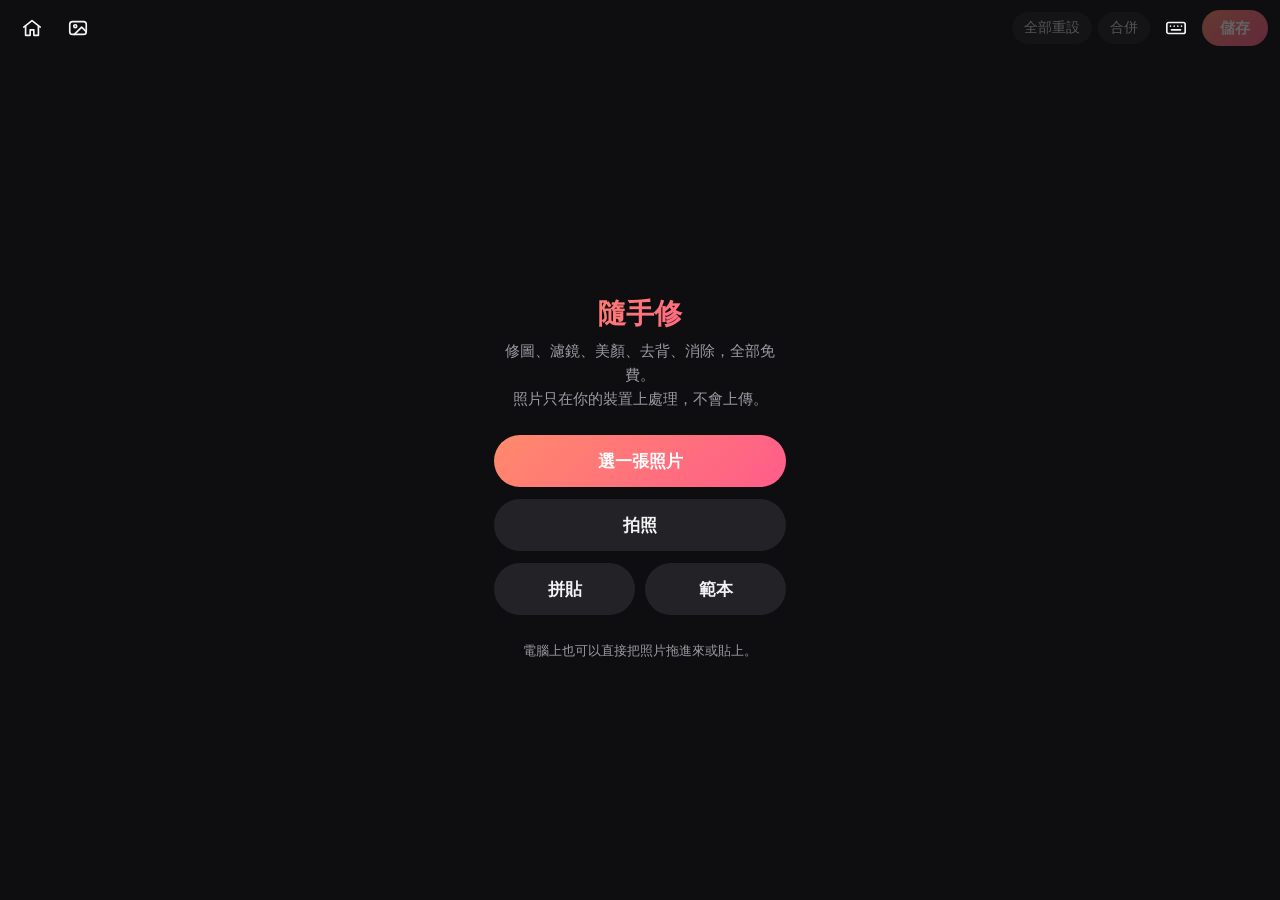
<file: apps/photo-editor/index.html>
<!doctype html>
<html lang="zh-Hant">
<head>
<meta charset="utf-8">
<meta name="viewport" content="width=device-width,initial-scale=1,viewport-fit=cover">
<title>隨手修</title>
<script src="../portal-home.js"></script>
<link rel="manifest" href="manifest.json">
<link rel="icon" href="icon.svg">
<link rel="apple-touch-icon" href="apple-touch-icon.png">
<meta name="theme-color" content="#0e0e10">
<meta name="apple-mobile-web-app-capable" content="yes">
<meta name="apple-mobile-web-app-status-bar-style" content="black-translucent">
<style>
/* 擋掉 iPhone 連點兩下放大（例如連按復原、返回），雙指縮放照常可用 */
html{touch-action:manipulation}
:root{
  --bg:#0e0e10;--panel:#17171a;--panel2:#222227;--line:#2c2c32;--text:#f4f4f5;--muted:#9a9aa3;
  --accent:#ff5c8a;--accent2:#ffb36b;--grad:linear-gradient(135deg,#ff8a6b,#ff5c8a);
  --text2:rgba(255,255,255,.7);--text3:rgba(255,255,255,.35);--line2:rgba(255,255,255,.12);
  --safe-t:env(safe-area-inset-top);--safe-b:env(safe-area-inset-bottom);
}
*{box-sizing:border-box;-webkit-tap-highlight-color:transparent}
html,body{margin:0;height:100%;background:var(--bg);color:var(--text);
  font-family:-apple-system,BlinkMacSystemFont,"PingFang TC","Noto Sans TC","Microsoft JhengHei",sans-serif;font-size:15px;
  overscroll-behavior:none;-webkit-user-select:none;user-select:none}
button,select,input,textarea{font:inherit;color:inherit}
select,input,textarea{font-size:16px}
button{background:none;border:0;padding:0;cursor:pointer}
#app{display:flex;flex-direction:column;height:100dvh;height:100vh;height:100dvh}

/* 上方工具列 */
.top{display:flex;align-items:center;gap:6px;padding:calc(var(--safe-t) + 8px) 12px 8px}
.top .sp{flex:1}
.ib{width:40px;height:40px;border-radius:12px;display:grid;place-items:center;color:var(--text)}
.ib:disabled,.ib.dim{opacity:.3}
.ib svg{width:22px;height:22px;stroke:currentColor;fill:none;stroke-width:1.8;stroke-linecap:round;stroke-linejoin:round}
.tb{height:32px;padding:0 12px;border-radius:16px;background:var(--panel2);color:var(--text);font-size:14px;white-space:nowrap}
.tb:disabled{opacity:.3}.tb.dim{color:var(--muted)}
/* 復原、重做、看原圖照醒圖／Hypic 放在照片下緣，上排只留換照片、全部重設、合併、儲存 */
#hist{position:absolute;left:12px;right:12px;bottom:12px;display:none;justify-content:space-between;pointer-events:none;z-index:6}
#hist.on{display:flex}
/* 裁切時只藏「看原圖」，復原、重做照常（評審 M25：套用裁切、旋轉後找不到復原） */
#hist.crop .hg:last-child{visibility:hidden}
#stage.crop{padding-bottom:52px}
#hist .hg{transition:opacity .15s}#hist.painting .hg{opacity:0}#hist.painting .fb{pointer-events:none}
#hist .hg{display:flex;gap:8px}
.fb{pointer-events:auto;width:36px;height:36px;border-radius:18px;display:grid;place-items:center;background:rgba(23,23,26,.72);border:1px solid var(--line2);color:var(--text)}
.fb:disabled{opacity:.35}
.fb svg{width:19px;height:19px;stroke:currentColor;fill:none;stroke-width:1.9;stroke-linecap:round;stroke-linejoin:round}
.save{height:36px;padding:0 18px;border-radius:18px;background:var(--grad);color:#fff;font-weight:600}
.save:disabled{opacity:.35}
/* 窄的手機：上排要擠得下 */
@media (max-width:420px){.top{gap:4px;padding-left:8px;padding-right:8px}.top .ib{width:36px}.tb{padding:0 10px}.save{padding:0 14px;white-space:nowrap}}

/* 畫面 */
#stage{flex:1;position:relative;min-height:0;display:flex;align-items:center;justify-content:center;overflow:hidden;touch-action:none}
#fbox{position:relative;flex:none;transform-origin:50% 50%;will-change:transform}
#stage.pan{cursor:grab}
#stage.panning{cursor:grabbing}
#zoom{position:absolute;left:50%;bottom:12px;transform:translateX(-50%);display:none;align-items:center;gap:2px;background:rgba(23,23,26,.85);border:1px solid var(--line2);border-radius:10px;padding:2px;z-index:6}
#zoom.on{display:flex}
@media (max-width:899px){#zoom.on:not(.zoomed){display:none}
  /* 面板固定高度（照醒圖）：換分頁時照片不縮放、選項列不跳。以前高度跟著分頁變，iPhone Safari 只搬舊圖層、
     只重畫一部分，選過的分頁看起來還亮著（殘影，評審 2026-10-27 在 iOS 模擬器重現）。內容貼著下面的分頁列 */
  #pbody{height:231px;display:flex;flex-direction:column;overflow-y:auto;overflow-x:hidden}
  #pbody::before{content:'';flex:1 0 0}
  /* 內容比面板高時整個面板上下捲，不要把選項列壓扁（以前文字、美妝的縮圖、色票被壓矮切掉，評審 H4） */
  #pbody > *{flex-shrink:0}
  /* 編輯文字時說明是空的就收起來，輸入框最多兩行，範本縮圖小一點，才放得進固定高度的面板 */
  #pbody:has(#textedit:not([hidden])) .phead{display:none}
  #pbody:has(#stsearch:not([hidden])) .srow.hide{display:none}
  .textedit textarea{max-height:64px}
  .it.ft.tt{width:56px}
  .it.ft.tt .ic{width:50px;height:50px}}
#zoom button{height:30px;min-width:30px;padding:0 6px;border-radius:8px;color:var(--text2);font-size:13px;font-variant-numeric:tabular-nums}
#zoom button:hover{background:var(--line2);color:var(--text)}
#zoom #zPct{min-width:52px}
#frame{position:absolute;inset:0;width:100%;height:100%;display:block}
#frame[hidden]{display:none}
#wrap{position:absolute;left:0;top:0;display:none}
#wrap.on{display:block}
#gl{display:block;width:100%;height:100%;background:repeating-conic-gradient(#2a2a2e 0 25%,#1f1f23 0 50%) 0 0/20px 20px}
#pop{position:absolute;inset:0;width:100%;height:100%;display:none}
#wrap.popon #pop{display:block}
.st canvas{width:100%;height:100%;display:block}
.badge{position:absolute;left:50%;top:10px;transform:translateX(-50%);background:rgba(0,0,0,.55);padding:4px 10px;border-radius:10px;font-size:13px;display:none}
#wrap.cmp .badge{display:block}
#wrap.cmp .tx,#wrap.cmp .st{visibility:hidden}

#empty{text-align:center;padding:24px;max-width:340px}
#empty h1{font-size:28px;margin:0 0 6px;background:var(--grad);-webkit-background-clip:text;background-clip:text;color:transparent}
#empty p{color:var(--muted);margin:0 0 24px;line-height:1.6}
.big{display:block;width:100%;height:52px;border-radius:26px;background:var(--grad);color:#fff;font-weight:600;font-size:17px;margin-bottom:12px}
.big.alt{background:var(--panel2);color:var(--text)}
#empty small{display:block;color:var(--muted);margin-top:14px;line-height:1.6}

/* 文字貼圖 */
#texts{position:absolute;inset:0;pointer-events:none}
.tx{position:absolute;transform:translate(-50%,-50%);pointer-events:auto;cursor:move;touch-action:none;padding:2px;border:1.5px dashed transparent;border-radius:6px}
.tx canvas{display:block;pointer-events:none}
.tx.sel{border-color:rgba(255,255,255,.8)}

/* 貼紙 */
#stickers{position:absolute;inset:0;pointer-events:none;overflow:hidden}
.st{position:absolute;pointer-events:auto;touch-action:none;cursor:move;display:grid;place-items:center;outline:1.5px dashed transparent;outline-offset:2px;border-radius:4px}
.st svg,.st img{width:100%;height:100%;display:block;pointer-events:none;-webkit-user-select:none;user-select:none}
.st{-webkit-mask-size:100% 100%;mask-size:100% 100%;-webkit-mask-repeat:no-repeat;mask-repeat:no-repeat}
.st.erasing{cursor:crosshair}
.st.sel{outline-color:rgba(255,255,255,.85)}
#wrap.lightdrag{cursor:grab}
#bmctl{position:absolute;left:0;top:0;width:100%;height:100%;pointer-events:none;z-index:5;overflow:visible}
#bmctl path{fill:none;stroke:#fff;stroke-width:1.5px;vector-effect:non-scaling-stroke}
#bmctl path.sh{stroke:rgba(0,0,0,.3);stroke-width:3.5px}
#bmctl circle{fill:#fff;stroke:rgba(0,0,0,.2);stroke-width:1px;vector-effect:non-scaling-stroke}
#bmctl g path{stroke:#222;stroke-width:1.8px;vector-effect:none;stroke-linecap:round;stroke-linejoin:round}
#ddov{position:absolute;left:0;top:0;width:100%;height:100%;pointer-events:none;z-index:4}
#rsring{position:absolute;transform:translate(-50%,-50%);border:2px solid #fff;border-radius:50%;box-shadow:0 0 0 1px rgba(0,0,0,.4);pointer-events:none;z-index:5}
#rsring.idle{opacity:.6;border-style:dashed}
#faceboxes{position:absolute;inset:0;pointer-events:none;z-index:4}
#faceboxes .fbx{position:absolute;border:2px solid rgba(255,255,255,.9);border-radius:10px;box-shadow:0 0 0 1px rgba(0,0,0,.35);pointer-events:auto;cursor:pointer}
#faceboxes .fbx.on{border-color:#3ddc84}
#lightdot{position:absolute;width:26px;height:26px;margin:-13px 0 0 -13px;border:2px solid #fff;border-radius:50%;background:rgba(255,236,170,.35);box-shadow:0 0 0 1px rgba(0,0,0,.35),0 0 12px rgba(255,230,150,.8);pointer-events:none;z-index:5}
.it.stk .ic svg{width:38px;height:30px;stroke:none;fill:initial;stroke-width:initial}
.it.stk .ic img{max-width:38px;max-height:34px;display:block}
.it.stk.lite .ic{background:#dcdce0}
.it.stk.dim .ic{background:#3a3a40}
.it.stk .ic svg *{stroke-linecap:initial}
.it.emo{width:52px}
.it.emo2 .ic{font-size:24px;font-family:"Apple Color Emoji","Segoe UI Emoji","Noto Color Emoji",sans-serif}
.it.emo .ic{font-size:26px;font-family:"Apple Color Emoji","Segoe UI Emoji","Noto Color Emoji",sans-serif}

/* 裁切框 */
#crop{position:absolute;inset:0;display:none;touch-action:none}
#crop.on{display:block}
#crop .shade{position:absolute;background:rgba(0,0,0,.55)}
#crop .box{position:absolute;border:1.5px solid #fff;box-shadow:0 0 0 1px rgba(0,0,0,.3)}
#crop .box::before,#crop .box::after{content:"";position:absolute;inset:0;pointer-events:none;
  background:linear-gradient(90deg,transparent calc(33.33% - .5px),rgba(255,255,255,.4) 0 calc(33.33% + .5px),transparent 0 calc(66.66% - .5px),rgba(255,255,255,.4) 0 calc(66.66% + .5px),transparent 0)}
#crop .box::after{background:linear-gradient(transparent calc(33.33% - .5px),rgba(255,255,255,.4) 0 calc(33.33% + .5px),transparent 0 calc(66.66% - .5px),rgba(255,255,255,.4) 0 calc(66.66% + .5px),transparent 0)}
#crop .h{position:absolute;width:28px;height:28px;border:3px solid #fff;margin:-4px}
#crop .h.tl{left:0;top:0;border-right:0;border-bottom:0}
#crop .h.tr{right:0;top:0;border-left:0;border-bottom:0}
#crop .h.bl{left:0;bottom:0;border-right:0;border-top:0}
#crop .h.br{right:0;bottom:0;border-left:0;border-top:0}

/* 下方面板 */
#panel{background:var(--panel);border-radius:18px 18px 0 0;padding:10px 0 calc(var(--safe-b) + 4px)}
#panel.off{display:none}
.srow{display:flex;align-items:center;gap:12px;padding:4px 18px 10px;min-height:44px}
.srow.hide{visibility:hidden}
#pbody:has(#rows:not(:empty)) .srow.hide{display:none}
/* 四個字以上（髮色統一）不折成兩行：寬度跟著字，最多 6 個字（評審 #145 小 J） */
.srow label{min-width:44px;max-width:80px;white-space:nowrap;overflow:hidden;text-overflow:ellipsis;color:var(--muted);font-size:13px;flex:none}
.srow output{width:40px;text-align:right;font-variant-numeric:tabular-nums;flex:none;font-size:14px}
input[type=range]{flex:1;-webkit-appearance:none;appearance:none;height:28px;background:transparent;margin:0;pointer-events:none}
/* 滑桿的手指交給 ui.js 的 enhanceRanges（整條都能拖）；只能上下捲的清單裡，左右拖給滑桿、上下拖照樣捲 */
.srow{touch-action:none}
.row:has(input[type=range]){touch-action:pan-y}
input[type=range]::-webkit-slider-runnable-track{height:3px;border-radius:2px;background:linear-gradient(90deg,#4a4a52 var(--fill-a,0%),#fff var(--fill-a,0%),#fff var(--fill-b,0%),#4a4a52 var(--fill-b,0%))}
input[type=range]::-webkit-slider-thumb{-webkit-appearance:none;width:22px;height:22px;border-radius:50%;background:#fff;margin-top:-9.5px;box-shadow:0 1px 4px rgba(0,0,0,.4)}
input[type=range]::-moz-range-track{height:3px;background:#4a4a52;border-radius:2px}
input[type=range]::-moz-range-progress{height:3px;background:#fff}
input[type=range]::-moz-range-thumb{width:22px;height:22px;border-radius:50%;background:#fff;border:0}

.items{display:flex;gap:6px;overflow-x:auto;padding:2px 12px 10px;scrollbar-width:none}
.items::-webkit-scrollbar{display:none}
.items[hidden]{display:none}
#cats{padding-bottom:10px}
#cats .it.wide .ic{height:34px;font-size:13px}
.it{flex:none;width:64px;display:flex;flex-direction:column;align-items:center;gap:6px;color:var(--muted);font-size:12px}
.it .ic{width:46px;height:46px;border-radius:14px;background:var(--panel2);display:grid;place-items:center;position:relative;color:var(--text);font-size:13px}
.it .ic svg{width:22px;height:22px;stroke:currentColor;fill:none;stroke-width:1.7;stroke-linecap:round;stroke-linejoin:round}
.it.on{color:var(--text)}
.it.on .ic{box-shadow:0 0 0 2px var(--accent)}
.it .dot{position:absolute;right:-2px;top:-2px;width:8px;height:8px;border-radius:50%;background:var(--accent);display:none}
.it.set .dot{display:block}
/* 跳到別的分頁的捷徑（美顏裡的瘦臉、大眼 → 臉型） */
.it.jump .ic::after{content:'';position:absolute;right:5px;bottom:5px;width:5px;height:5px;border:solid var(--muted);border-width:1.5px 1.5px 0 0;transform:rotate(45deg)}
.it.ft{width:68px}
.it.ft .ic{width:62px;height:62px;border-radius:12px;overflow:hidden;background-size:cover;background-position:center}
.it.wide{width:auto;padding:0 2px}
.it.wide .ic{width:auto;padding:0 16px;border-radius:23px;white-space:nowrap}
.sw{width:30px;height:30px;border-radius:50%;flex:none;border:2px solid rgba(255,255,255,.25)}
.sw.on{border-color:#fff;box-shadow:0 0 0 2px var(--accent)}

.tabs{display:flex;gap:4px;padding:2px 12px 6px;overflow-x:auto;scrollbar-width:none}
/* 橫著捲的列還能往左／右滑：那一邊淡出（評審 M13：人像 12 個分頁一半在畫面外，以前看不出來能滑）。
   邊上留三成不透明，被切到的那一顆還看得到（評審 #145 小 F） */
.fadeR{-webkit-mask-image:linear-gradient(90deg,#000 calc(100% - 28px),rgba(0,0,0,.3));mask-image:linear-gradient(90deg,#000 calc(100% - 28px),rgba(0,0,0,.3))}
.fadeL{-webkit-mask-image:linear-gradient(90deg,rgba(0,0,0,.3),#000 28px);mask-image:linear-gradient(90deg,rgba(0,0,0,.3),#000 28px)}
.fadeL.fadeR{-webkit-mask-image:linear-gradient(90deg,rgba(0,0,0,.3),#000 28px,#000 calc(100% - 28px),rgba(0,0,0,.3));mask-image:linear-gradient(90deg,rgba(0,0,0,.3),#000 28px,#000 calc(100% - 28px),rgba(0,0,0,.3))}
.tabs::-webkit-scrollbar{display:none}
.tab{flex:none;height:38px;padding:0 13px;border-radius:19px;color:var(--muted);font-size:14px;white-space:nowrap}
.tab.on{color:var(--text);font-weight:600;background:var(--panel2)}

.phead{display:flex;align-items:flex-start;gap:8px;padding-right:12px}
.phead .note{flex:1}
/* 背景保護：固定在說明那一列右邊的開關（評審 M16：以前是工具列最後一顆，要橫滑才看得到，開著又跟選中的工具長一樣） */
#protSw{flex:none;display:flex;align-items:center;gap:6px;height:26px;padding:0 4px 0 10px;border-radius:13px;background:var(--panel2);color:var(--text2);font-size:13px;margin-top:-4px;white-space:nowrap}
#protSw[hidden]{display:none}
#protSw i{width:28px;height:18px;border-radius:9px;background:#4a4a52;position:relative;transition:background .15s}
#protSw i::after{content:'';position:absolute;left:2px;top:2px;width:14px;height:14px;border-radius:50%;background:#fff;transition:transform .15s}
#protSw.on i{background:var(--accent)}
#protSw.on i::after{transform:translateX(10px)}
#protSw.flash{animation:pflash .45s 4}
@keyframes pflash{50%{box-shadow:0 0 0 2px var(--accent)}}
/* 說明列右邊這幾顆只有 26px 高：樣子不變，可以點的範圍上下各多 7px（評審 L68：手指不好點） */
#protSw,#bTabReset,.seg button{position:relative}
#protSw::after,#bTabReset::after,.seg button::after{content:'';position:absolute;left:0;right:0;top:-7px;bottom:-7px}
#bTabReset{flex:none;height:26px;padding:0 10px;border-radius:13px;background:var(--panel2);color:var(--text2);font-size:13px;margin-top:-4px}
#bTabReset[hidden]{display:none}
/* 兩邊／左／右：固定在說明那一列右邊，項目列不會因為多了三顆被推走（評審 H3） */
.seg{flex:none;display:flex;gap:2px;height:30px;padding:2px;border-radius:15px;background:var(--panel2);margin-top:-6px}
.seg[hidden]{display:none}
.seg.off{visibility:hidden}
.seg button{min-width:40px;padding:0 10px;border-radius:13px;color:var(--text2);font-size:13px}
.seg button.on{background:var(--text);color:var(--bg);font-weight:600}
.note{color:var(--muted);font-size:13px;padding:0 18px 8px;min-height:18px}

/* 一個區塊的滑桿全部列出來（電腦版） */
#rows{padding:2px 0 8px}
#rows:empty{display:none}
.row{display:flex;align-items:center;gap:10px;padding:2px 16px;min-height:38px}
.row label{width:64px;flex:none;font-size:13px;color:var(--text2);white-space:nowrap;overflow:hidden;text-overflow:ellipsis}
.row.set label{color:var(--text)}
.row output{width:36px;flex:none;text-align:right;font-size:13px;font-variant-numeric:tabular-nums;color:var(--text2);cursor:pointer}
.row input[type=range]{height:24px}

/* 滑桿：漸層軌道、拖動時的數值泡泡 */
input[type=range].grad::-webkit-slider-runnable-track{background:var(--trk)}
input[type=range].grad::-moz-range-track{background:var(--trk)}
input[type=range].grad::-moz-range-progress{background:transparent}
#bubble{position:fixed;z-index:20;transform:translate(-50%,-100%);margin-top:-14px;background:#fff;color:#111;font-size:12px;font-weight:600;padding:3px 7px;border-radius:7px;pointer-events:none;display:none;font-variant-numeric:tabular-nums}
#bubble.on{display:block}

/* 主選單（7 組）和每組裡的分段 */
#groups{display:flex;justify-content:space-around;border-top:1px solid var(--line);padding-top:4px;overflow-x:auto;scrollbar-width:none}
#groups::-webkit-scrollbar{display:none}
.g{flex:1 0 auto;min-width:46px;display:flex;flex-direction:column;align-items:center;gap:2px;padding:4px 2px;color:var(--muted);font-size:12px}
.g svg{width:20px;height:20px;stroke:currentColor;fill:none;stroke-width:1.7;stroke-linecap:round;stroke-linejoin:round}
.g.on{color:var(--text)}
.g.on svg{stroke:var(--accent)}
.tab .tdot{display:none;width:6px;height:6px;border-radius:50%;background:var(--accent);margin-left:4px;vertical-align:middle}
.tab.set .tdot{display:inline-block}
.tab.out{display:none}
/* 只有一個分頁（範本）：藏起來但留著位置，進去照片才不會往下跳（評審 L67） */
.tabs.single{visibility:hidden}
.tab .chev{display:none}

/* 快捷鍵說明 */
#keys{position:fixed;inset:0;background:rgba(0,0,0,.5);display:none;place-items:center;z-index:30}
#keys.on{display:grid}
#keys .box{background:var(--panel);border:1px solid var(--line);border-radius:14px;padding:16px 20px;width:min(520px,92vw);max-height:84vh;overflow:auto}
#keys h2{font-size:15px;margin:0 0 10px}
#keys dl{display:grid;grid-template-columns:auto 1fr;gap:6px 16px;margin:0;font-size:13px}
#keys dt{color:var(--text);font-variant-numeric:tabular-nums;white-space:nowrap}
#keys dd{margin:0;color:var(--text2)}
.desk{display:none}
.textedit{display:flex;gap:8px;padding:0 12px 10px}
.textedit[hidden]{display:none}
.textedit input{flex:1;height:40px;border-radius:12px;border:1px solid var(--line);background:var(--panel2);padding:0 12px;color:var(--text)}
.textedit textarea{flex:1;min-height:44px;max-height:96px;resize:none;border-radius:12px;border:1px solid var(--line);background:var(--panel2);padding:10px 12px;color:var(--text)}

#toast{position:fixed;left:50%;top:calc(var(--safe-t) + 64px);transform:translateX(-50%);width:max-content;max-width:calc(100vw - 32px);box-sizing:border-box;background:rgba(30,30,34,.95);padding:10px 16px;border-radius:12px;font-size:14px;opacity:0;transition:opacity .2s;pointer-events:none;z-index:9;text-align:center}
#toast.on{opacity:1}
#busy{position:fixed;inset:0;background:rgba(0,0,0,.45);display:none;place-items:center;z-index:8}
#busy.on{display:grid}
#busy div{background:var(--panel);padding:16px 20px;border-radius:14px}

@media (min-width:900px){
  #app{display:grid;grid-template-columns:minmax(0,1fr) auto;grid-template-rows:auto minmax(0,1fr)}
  .top{grid-column:1/-1}
  #stage{grid-column:1;grid-row:2}
  #panel{grid-column:2;grid-row:2;width:424px;min-height:0;border-radius:18px 0 0 0;display:grid;grid-template-columns:minmax(0,1fr) 64px;padding:0}
  #panel .items{flex-wrap:wrap;overflow:visible}
  .desk{display:grid}
  /* 分段：一個區塊一個標題列，點了展開，內容接在標題下面 */
  #panel .tabs{grid-column:1;grid-row:1;display:flex;flex-direction:column;gap:0;padding:6px 0 16px;overflow-y:auto;min-height:0}
  #panel .tabs.single{display:flex}
  #panel .tabs.single > .tab{display:none}
  #panel .tab{display:flex;align-items:center;flex:none;height:44px;padding:0 16px;border-radius:0;font-size:14px;color:var(--text2);background:none;text-align:left;border-bottom:1px solid var(--line2)}
  #panel .tab.on{color:var(--text);background:none;border-bottom-color:transparent}
  #panel .tab .chev{display:block;margin-left:auto;width:14px;height:14px;stroke:currentColor;fill:none;stroke-width:2;transition:transform .15s}
  #panel .tab.on .chev{transform:rotate(180deg)}
  #panel .tab.out{display:none}
  #pbody{border-bottom:1px solid var(--line2);padding-bottom:6px;display:flex;flex-direction:column}
  #rows{order:10}
  #panel .tabs.single #pbody{border-bottom:0}
  /* 主選單：右邊一條直欄 */
  #groups{grid-column:2;grid-row:1;flex-direction:column;justify-content:flex-start;gap:4px;border-top:0;border-left:1px solid var(--line);padding:8px 0;overflow-y:auto}
  .g{flex:none;min-width:0;padding:8px 0;font-size:12px;position:relative}
  .g.on::before{content:"";position:absolute;left:0;top:10px;bottom:10px;width:2px;border-radius:1px;background:var(--accent)}
  .g:hover{color:var(--text)}
  .tab:hover{color:var(--text)}
  #srow{padding-top:8px}
}
/* 拼貼、範本（collage.js） */
#empty .two{display:flex;gap:10px}
/* 草稿（照醒圖首頁）；修圖中按「換照片」時首頁蓋在上面 */
#empty.over{position:fixed;inset:0;z-index:7;max-width:none;background:var(--bg);display:flex;flex-direction:column;align-items:center;justify-content:center;padding:calc(var(--safe-t, 0px) + 56px) 16px 24px;overflow-y:auto}
#empty.over>*{width:100%;max-width:340px}
#empty.over>.two{display:flex}
#bHome{display:none}
#empty.over>#bHome{display:grid;position:absolute;top:calc(var(--safe-t, 0px) + 8px);left:8px;width:40px}
#drafts{margin:-8px 0 20px;text-align:left}
#drafts .dh{font-size:14px;font-weight:600;margin-bottom:8px}
#drafts .dh span{font-weight:400;font-size:12px;color:var(--muted);margin-left:8px}
#draftList{display:flex;gap:10px;overflow-x:auto;padding:8px 10px 2px 2px}
.dr{position:relative;flex:0 0 60px;text-align:center}
.dr .dt{display:block;width:60px;height:60px;border-radius:12px;overflow:hidden;background:var(--panel2);padding:0}
.dr img{width:100%;height:100%;object-fit:cover;display:block}
#empty .dr small{margin-top:4px;font-size:11px;line-height:1.2}
.dr .dx{position:absolute;top:-8px;right:-8px;width:26px;height:26px;border-radius:13px;background:var(--panel);border:1px solid var(--line);color:var(--muted);font-size:15px;line-height:1;display:grid;place-items:center}
#empty .two .big{flex:1}
#cg{position:fixed;inset:0;z-index:7;background:var(--bg);display:none;flex-direction:column}
#cg.on{display:flex}
#cgStage{flex:1;min-height:0;display:flex;align-items:center;justify-content:center;overflow:hidden;touch-action:none}
#cgCanvas{display:block;box-shadow:0 6px 28px rgba(0,0,0,.45);touch-action:none}
.cgbtn{height:36px;padding:0 14px;border-radius:18px;background:var(--panel2);color:var(--text);font-weight:600;margin-right:6px}
.cgp{background:var(--panel);border-radius:18px 18px 0 0;padding:10px 0 calc(var(--safe-b) + 4px)}
.it.lo .ic{color:#8a8a93}
.it.lo.on .ic{color:var(--accent)}
.it.lo .ic svg{fill:none}
.it.lo .ic polygon{stroke:none}
.it.tp{width:auto;min-width:64px}
.it.tp .ic{height:74px;border-radius:8px;overflow:hidden;background:#fff}
.it.tp .ic canvas{width:100%;height:100%;display:block}
.it.tp span:last-child{max-width:110px;white-space:nowrap;overflow:hidden;text-overflow:ellipsis}
.it.ft .ic canvas{border-radius:12px}
@media (min-width:900px){
  #cg.on{display:grid;grid-template-columns:minmax(0,1fr) 380px;grid-template-rows:auto minmax(0,1fr)}
  #cg .top{grid-column:1/-1}
  #cgStage{grid-column:1;grid-row:2}
  .cgp{grid-column:2;grid-row:2;min-height:0;overflow-y:auto;border-radius:18px 0 0 0;display:flex;flex-direction:column}
  .cgp .items{flex-wrap:wrap;overflow:visible}
  .cgp .tabs{order:-1;border-top:0;border-bottom:1px solid var(--line);margin-bottom:10px}
}
</style>
</head>
<body>
<div id="app">
  <header class="top">
    <a class="ib portal-home" href="https://anthony-apps.netlify.app/" title="回入口" aria-label="回入口"><svg viewBox="0 0 24 24"><path d="M3 11l9-7 9 7"/><path d="M5 10v10h5v-6h4v6h5V10"/></svg></a>
    <button class="ib" id="bOpen" title="換照片"><svg viewBox="0 0 24 24"><rect x="3" y="5" width="18" height="14" rx="3"/><circle cx="9" cy="10" r="1.6"/><path d="M21 16l-5-5-8 8"/></svg></button>
    <span class="sp"></span>
    <button class="tb" id="bResetAll" title="效果全部重設（可以按復原找回來）" disabled>全部重設</button>
    <button class="tb" id="bMerge" title="合併濾鏡：把目前的濾鏡畫進照片，再疊下一個" disabled>合併</button>
    <button class="ib desk" id="bKeys" title="快捷鍵（?）"><svg viewBox="0 0 24 24"><rect x="2" y="6" width="20" height="12" rx="2"/><path d="M6 10h.01M10 10h.01M14 10h.01M18 10h.01M7 14h10"/></svg></button>
    <button class="save" id="bSave" disabled>儲存</button>
  </header>

  <main id="stage">
    <div id="fbox"><canvas id="frame" hidden></canvas>
    <div id="wrap">
      <canvas id="gl"></canvas>
      <canvas id="pop"></canvas>
      <div class="badge">原圖</div>
      <div id="stickers"></div>
      <div id="texts"></div>
      <div id="crop"><div class="shade s1"></div><div class="shade s2"></div><div class="shade s3"></div><div class="shade s4"></div>
        <div class="box"><span class="h tl" data-h="tl"></span><span class="h tr" data-h="tr"></span><span class="h bl" data-h="bl"></span><span class="h br" data-h="br"></span></div></div>
    </div>
    </div>
    <div id="hist"><span class="hg"><button class="fb" id="bUndo" title="復原（⌘Z）" aria-label="復原" disabled><svg viewBox="0 0 24 24"><path d="M9 7H4V2"/><path d="M4 7a9 9 0 1 1-1 7"/></svg></button><button class="fb" id="bRedo" title="重做（⇧⌘Z）" aria-label="重做" disabled><svg viewBox="0 0 24 24"><path d="M15 7h5V2"/><path d="M20 7a9 9 0 1 0 1 7"/></svg></button></span><span class="hg"><button class="fb" id="bCmp" title="按住看原圖（空白鍵）" aria-label="按住看原圖" disabled><svg viewBox="0 0 24 24"><rect x="3" y="4" width="18" height="16" rx="3"/><path d="M12 4v16"/></svg></button></span></div>
    <div id="zoom"><button id="zOut" title="縮小（⌘−）">−</button><button id="zPct" title="回到全覽（⌘0）">100%</button><button id="zIn" title="放大（⌘＋）">+</button></div>
    <div id="empty">
      <button class="ib" id="bHome" title="回到修圖" aria-label="回到修圖"><svg viewBox="0 0 24 24"><path d="M15 5l-7 7 7 7"/></svg></button>
      <h1>隨手修</h1>
      <p>修圖、濾鏡、美顏、去背、消除，全部免費。<br>照片只在你的裝置上處理，不會上傳。</p>
      <div id="drafts" hidden><div class="dh">草稿<span>自動存在這台裝置，點一下接著修</span></div><div id="draftList"></div></div>
      <button class="big" id="bPick">選一張照片</button>
      <button class="big alt" id="bCam">拍照</button>
      <div class="two"><button class="big alt" id="bCollage">拼貼</button><button class="big alt" id="bTpl">範本</button></div>
      <small>電腦上也可以直接把照片拖進來或貼上。</small>
    </div>
  </main>

  <section id="panel" class="off">
    <div id="pbody">
    <div class="srow hide" id="srow"><label id="sLabel"></label><input type="range" id="slider" min="-100" max="100" value="0" aria-label="強度"><output id="sVal">0</output></div>
    <div id="rows"></div>
    <div class="phead"><div class="note" id="note"></div><div class="seg" id="sideSeg" role="group" aria-label="調哪一邊" hidden><button data-sd="both">兩邊</button><button data-sd="L">左</button><button data-sd="R">右</button></div><div class="seg" id="modeSeg" role="group" aria-label="塗抹或擦除" hidden><button data-m="paint">塗抹</button><button data-m="erase">擦除</button></div><button id="protSw" role="switch" aria-checked="true" hidden>背景保護<i></i></button><button id="bTabReset" hidden>重設</button></div>
    <div class="textedit" id="textedit" hidden><textarea id="textInput" rows="1" placeholder="輸入文字"></textarea></div>
    <div class="textedit" id="stsearch" hidden><input id="stkQ" type="search" placeholder="搜尋貼紙，例如愛心、星星" enterkeyhint="search"></div>
    <div class="items" id="cats" hidden></div>
    <div class="items" id="items"></div>
    </div>
    <nav class="tabs" id="tabs">
      <button class="tab on" data-tab="beauty">美顏</button>
      <button class="tab" data-tab="shape">臉型</button>
      <button class="tab" data-tab="reshape">推臉</button>
      <button class="tab" data-tab="bbrush">美顏筆</button>
      <button class="tab" data-tab="makeup">美妝</button>
      <button class="tab" data-tab="skin">膚質</button>
      <button class="tab" data-tab="sculpt">塑臉</button>
      <button class="tab" data-tab="aiskin">AI美肌</button>
      <button class="tab" data-tab="light">光影</button>
      <button class="tab" data-tab="hair">頭髮</button>
      <button class="tab" data-tab="body">身體</button>
      <button class="tab" data-tab="cover">遮臉</button>
      <button class="tab" data-tab="filter">濾鏡</button>
      <button class="tab" data-tab="looks">一鍵出片</button>
      <button class="tab" data-tab="adjust">調整</button>
      <button class="tab" data-tab="grade">調色</button>
      <button class="tab" data-tab="erase">消除</button>
      <button class="tab" data-tab="doodle">塗鴉</button>
      <button class="tab" data-tab="cutout">去背</button>
      <button class="tab" data-tab="fun">創意</button>
      <button class="tab" data-tab="cut">摳圖</button>
      <button class="tab" data-tab="text">文字</button>
      <button class="tab" data-tab="sticker">貼紙</button>
      <button class="tab" data-tab="crop">裁切</button>
      <button class="tab" data-tab="frame">邊框</button>
      <button class="tab" data-tab="tpl">範本</button>
    </nav>
    <nav id="groups"></nav>
  </section>
</div>
<input type="file" id="file" accept="image/*" hidden>
<input type="file" id="cam" accept="image/*" capture="environment" hidden>
<input type="color" id="colorPick" hidden>
<input type="file" id="file2" accept="image/*" hidden>
<input type="file" id="fileMulti" accept="image/*" multiple hidden>
<input type="file" id="file3" accept="image/*" hidden>
<input type="file" id="file4" accept="image/*" hidden>
<input type="file" id="file5" accept="image/*" hidden>
<div id="toast"></div>
<div id="bubble"></div>
<div id="keys"><div class="box"><h2>快捷鍵</h2><dl id="keysList"></dl></div></div>
<div id="busy"><div id="busyText">處理中…</div></div>
<script type="module" src="app.js"></script>
</body>
</html>
</file>
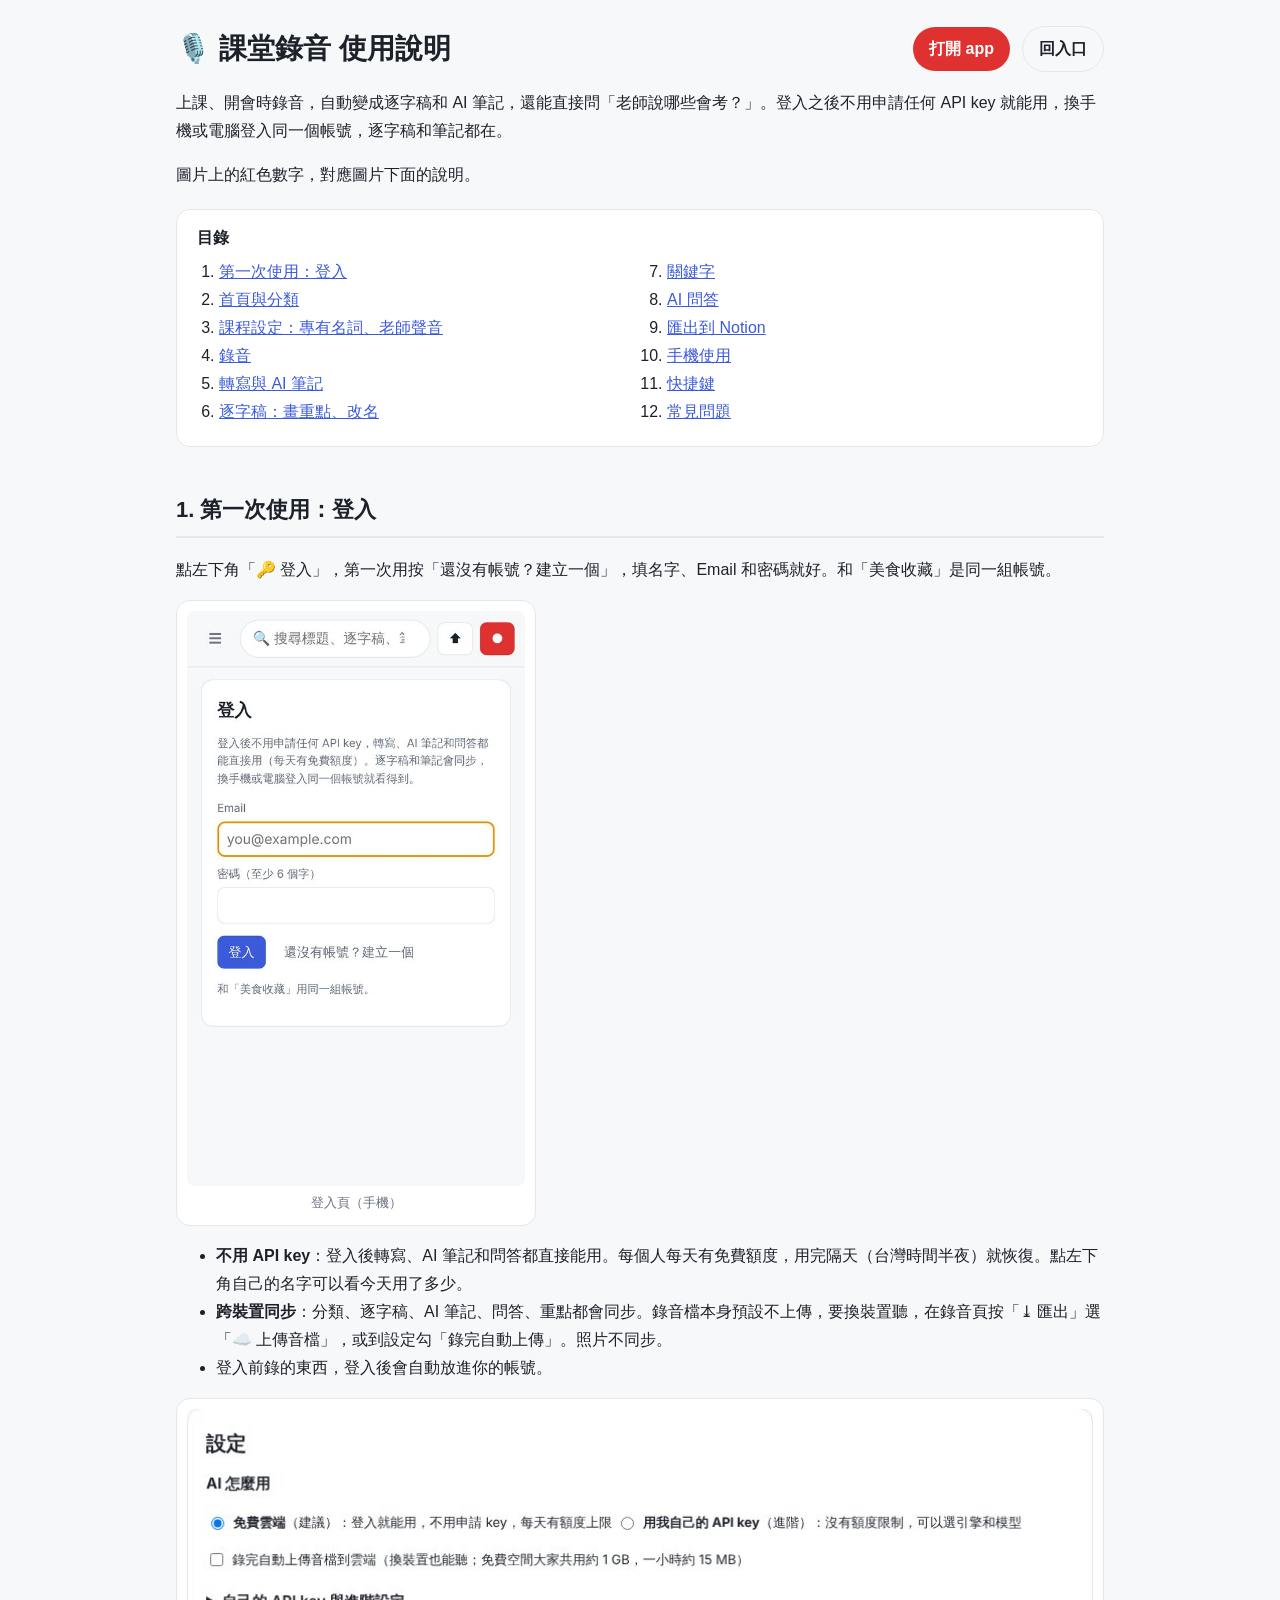
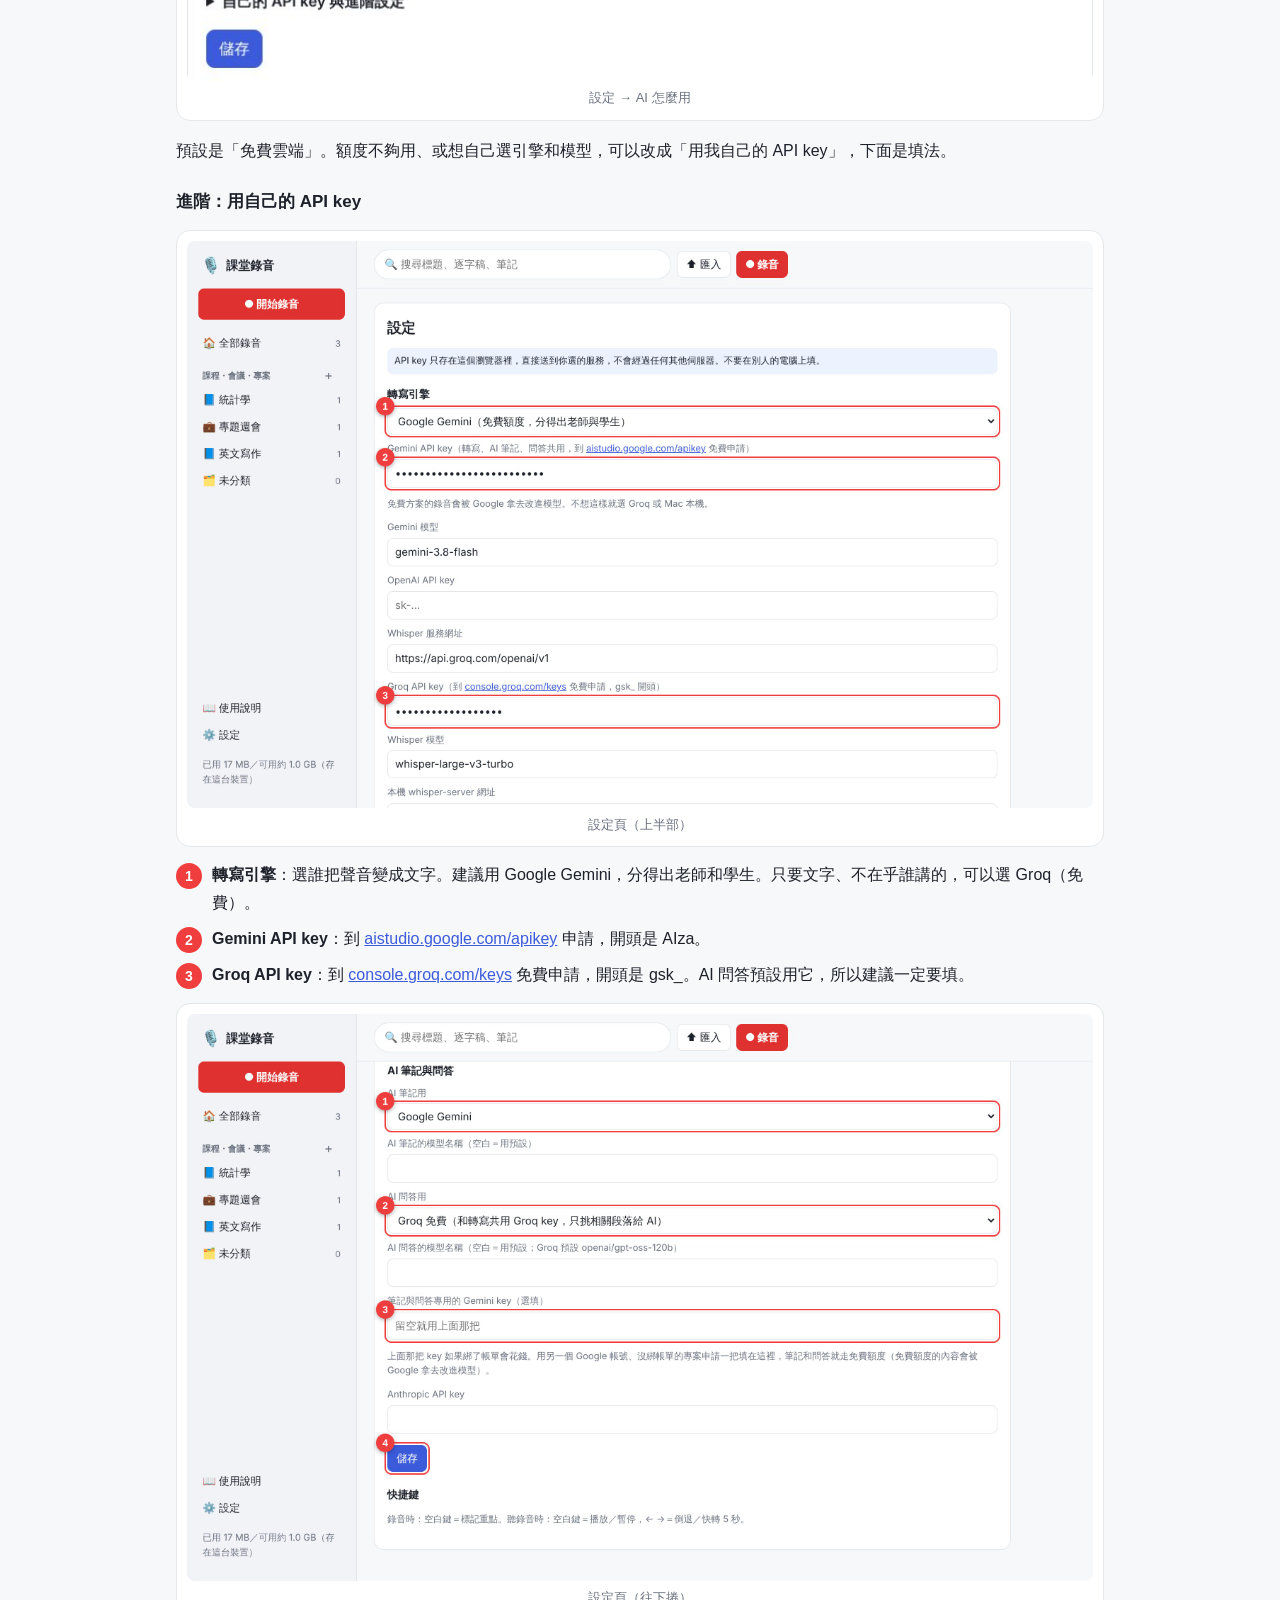
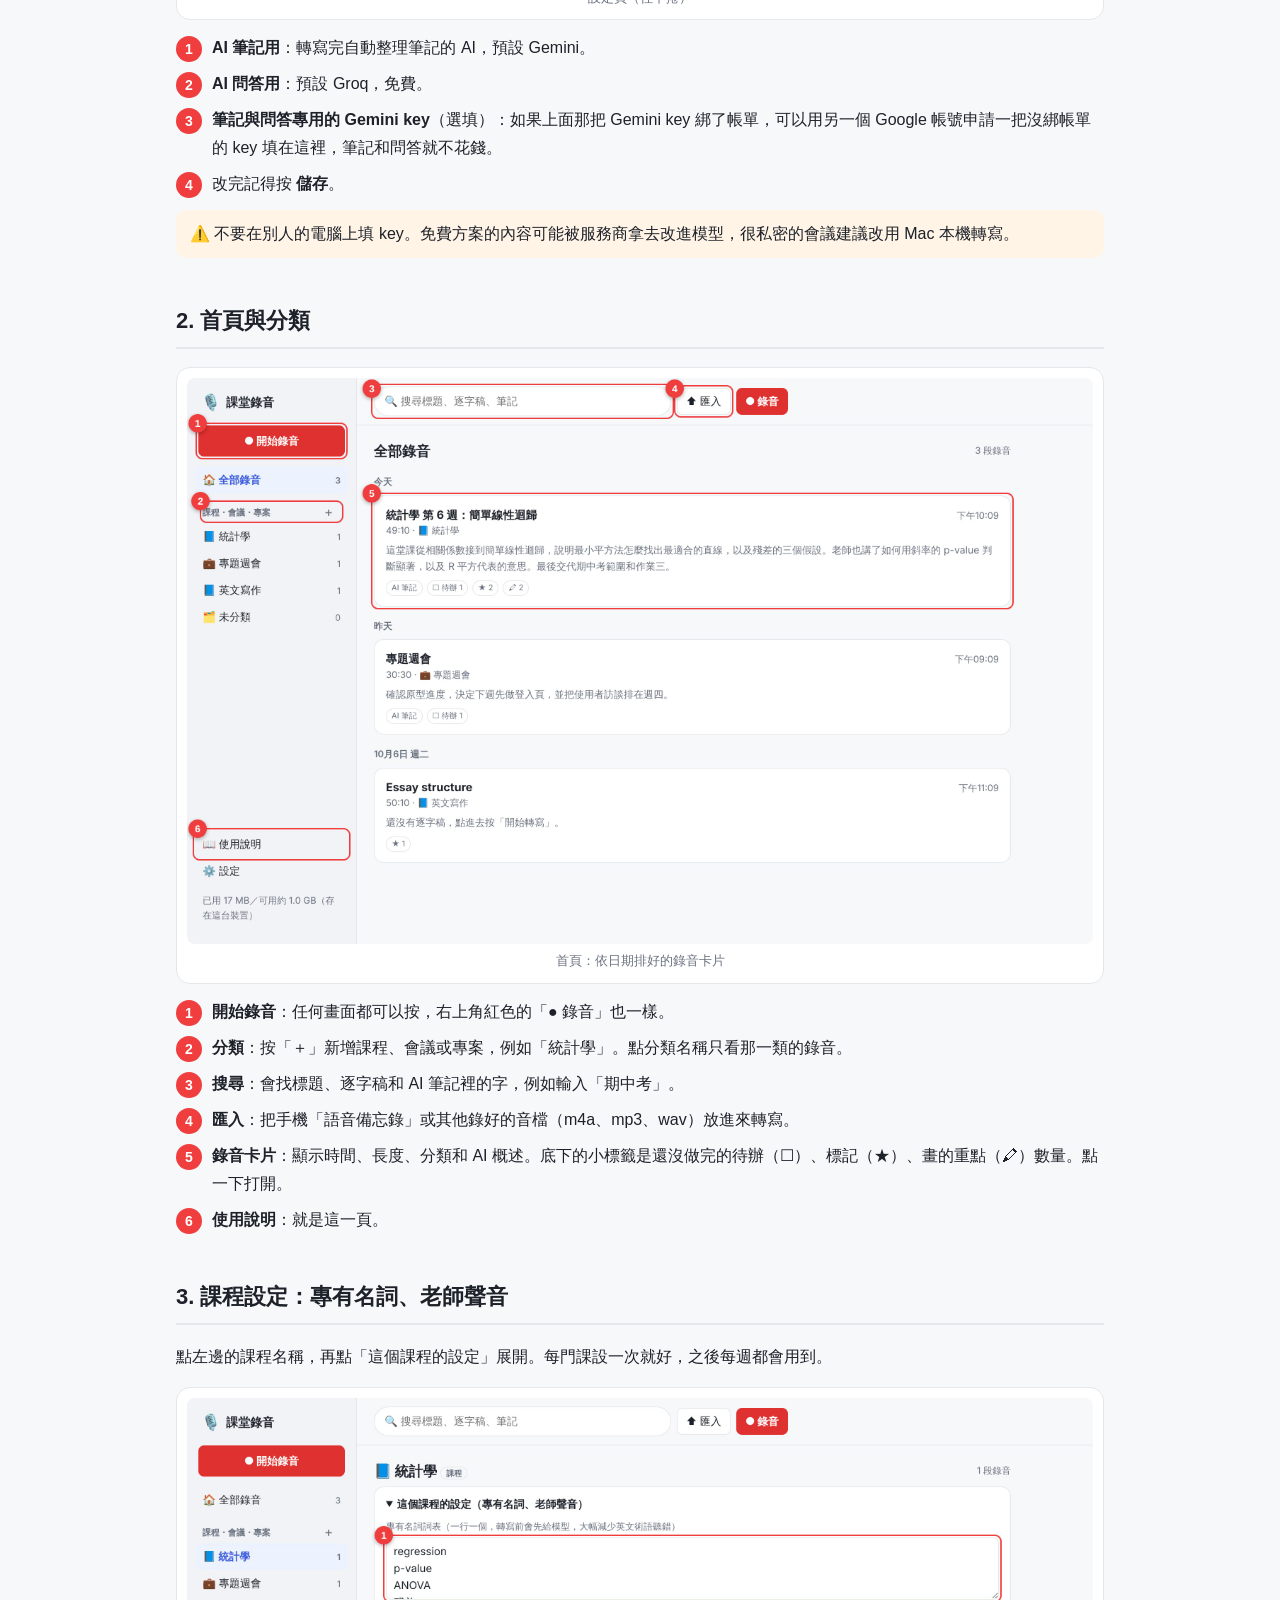
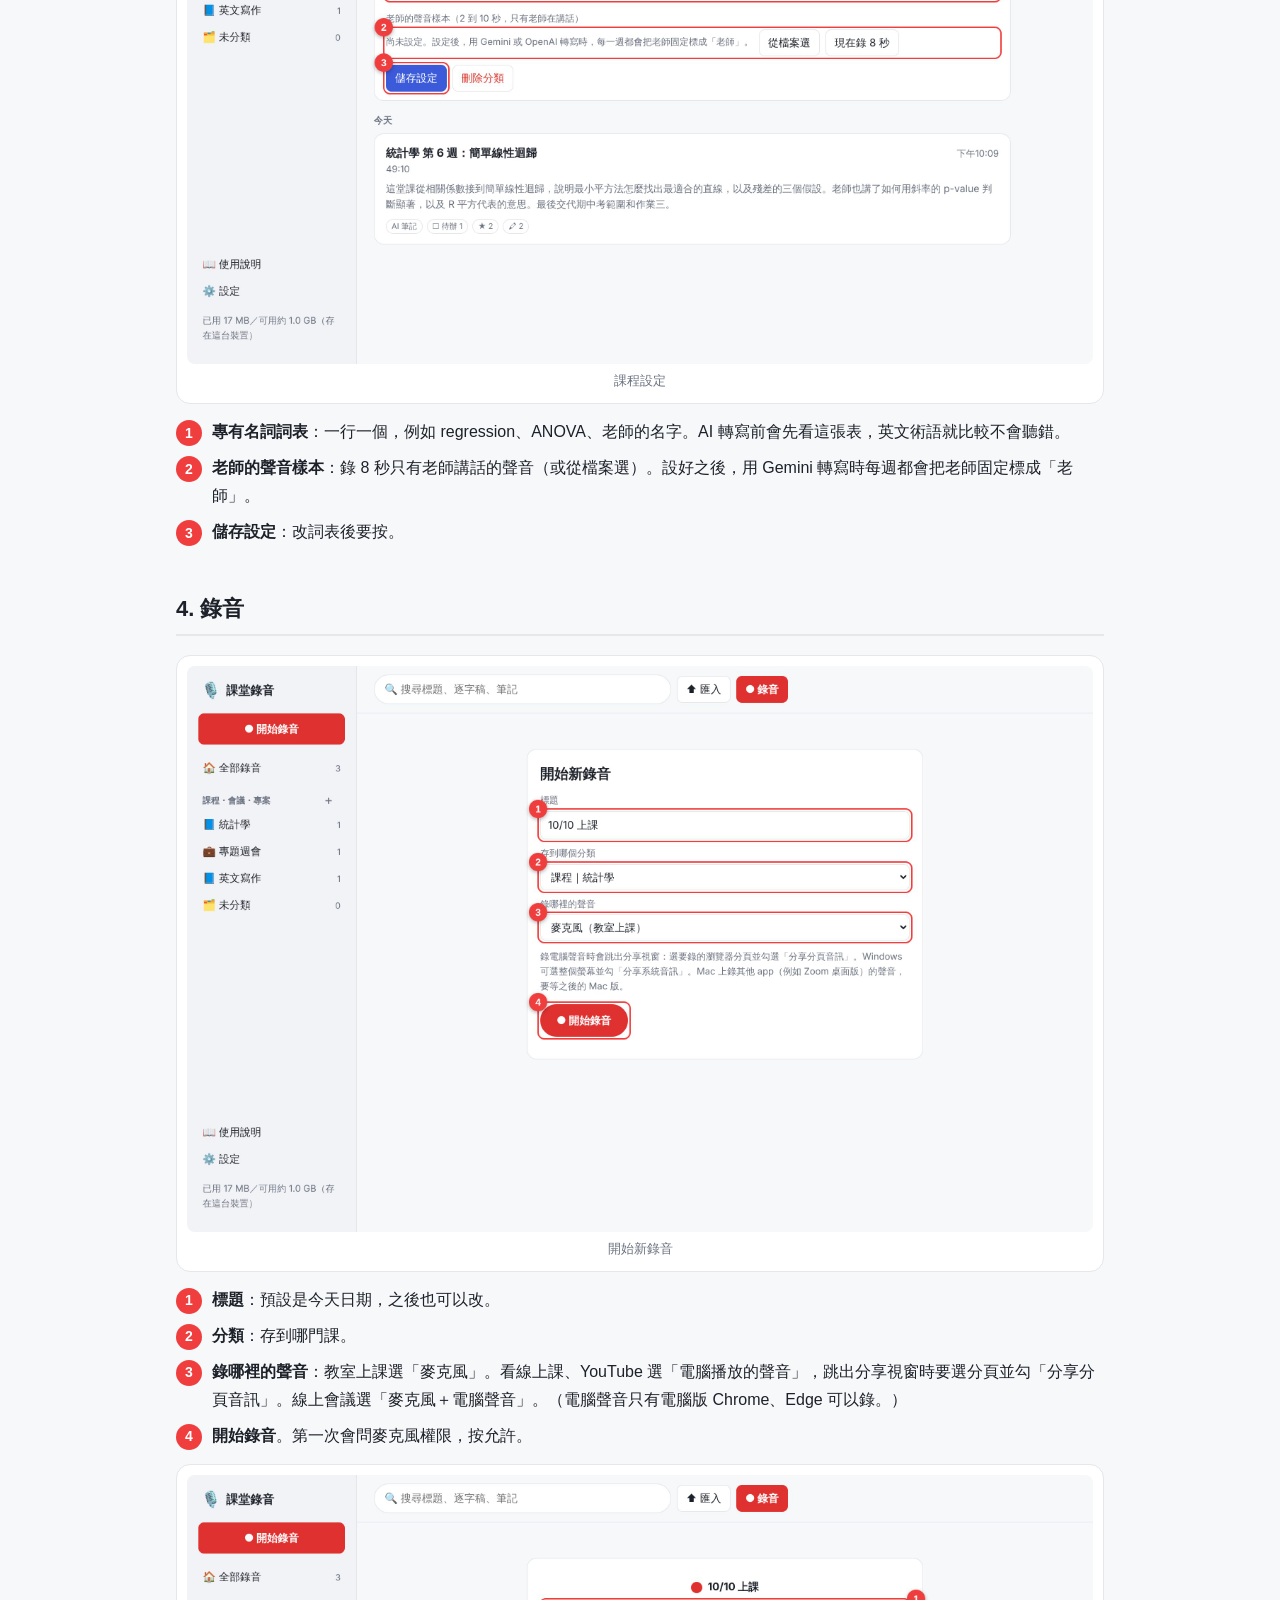
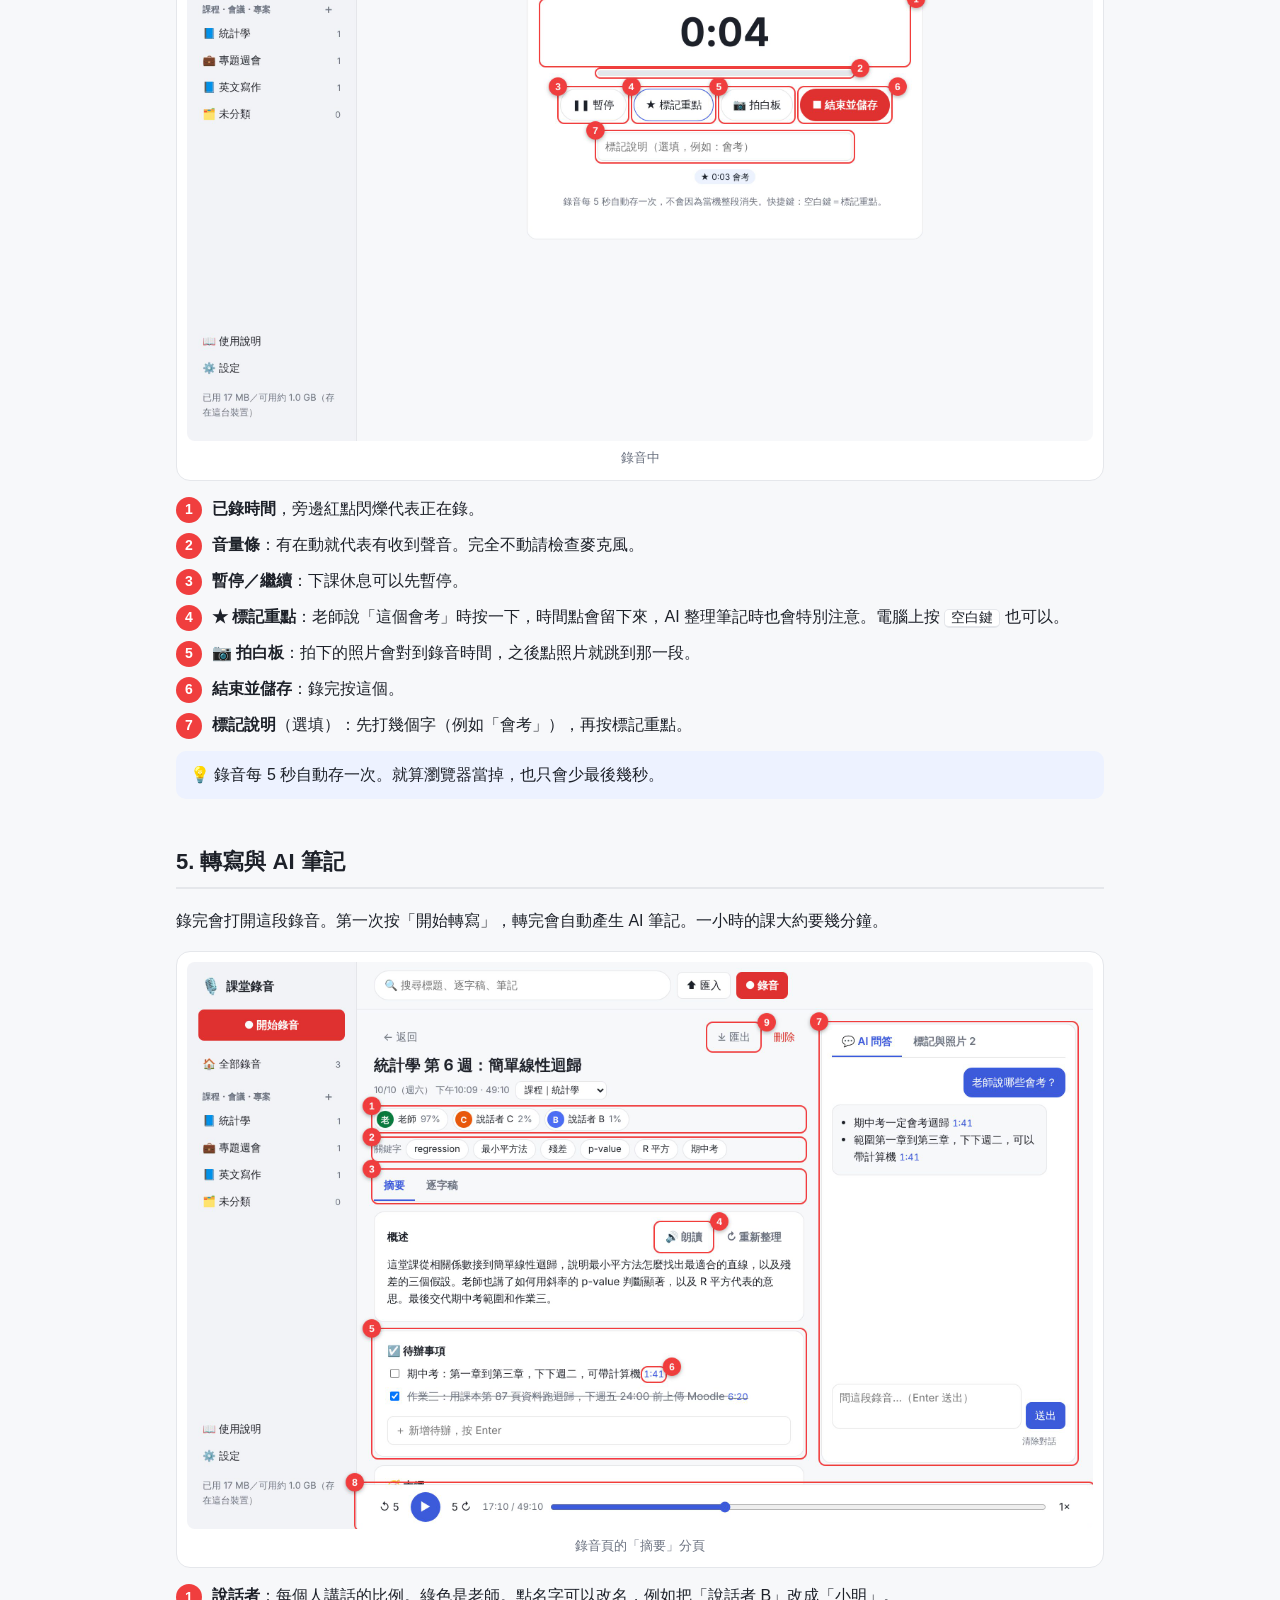
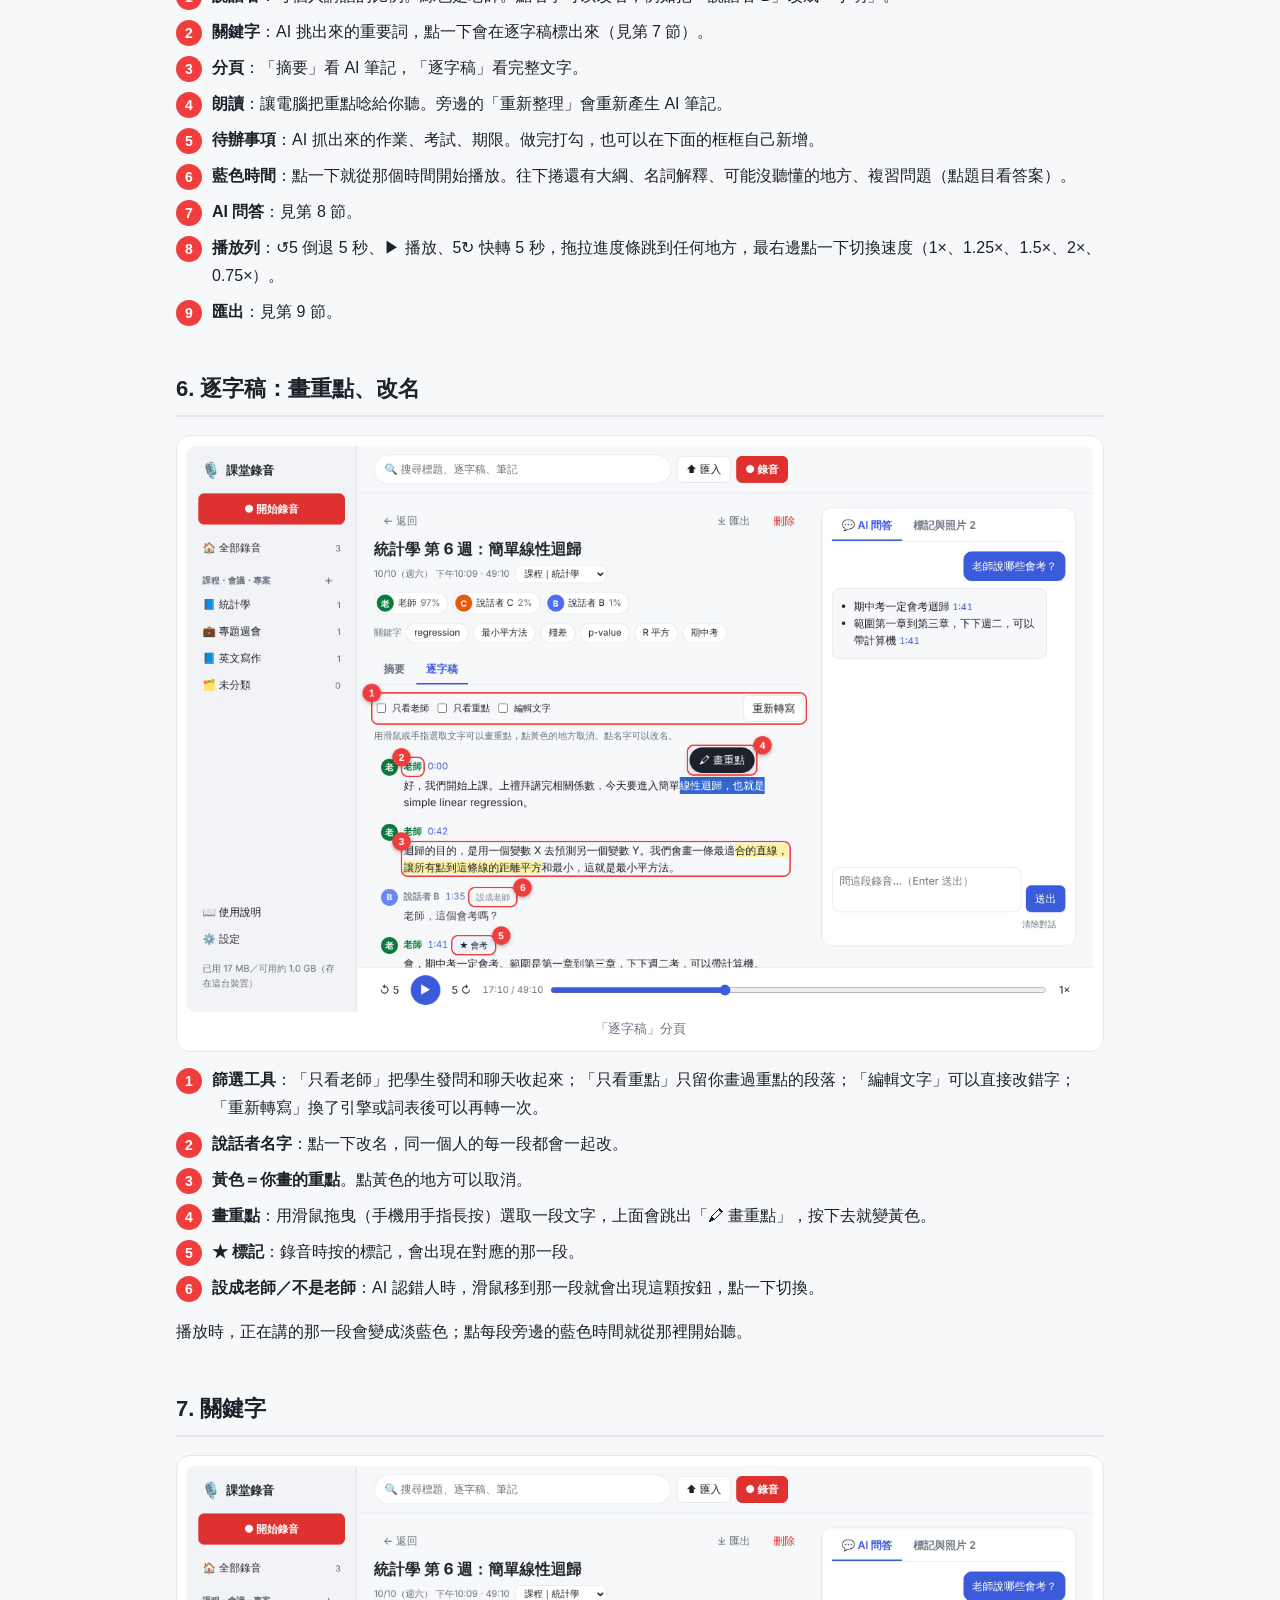
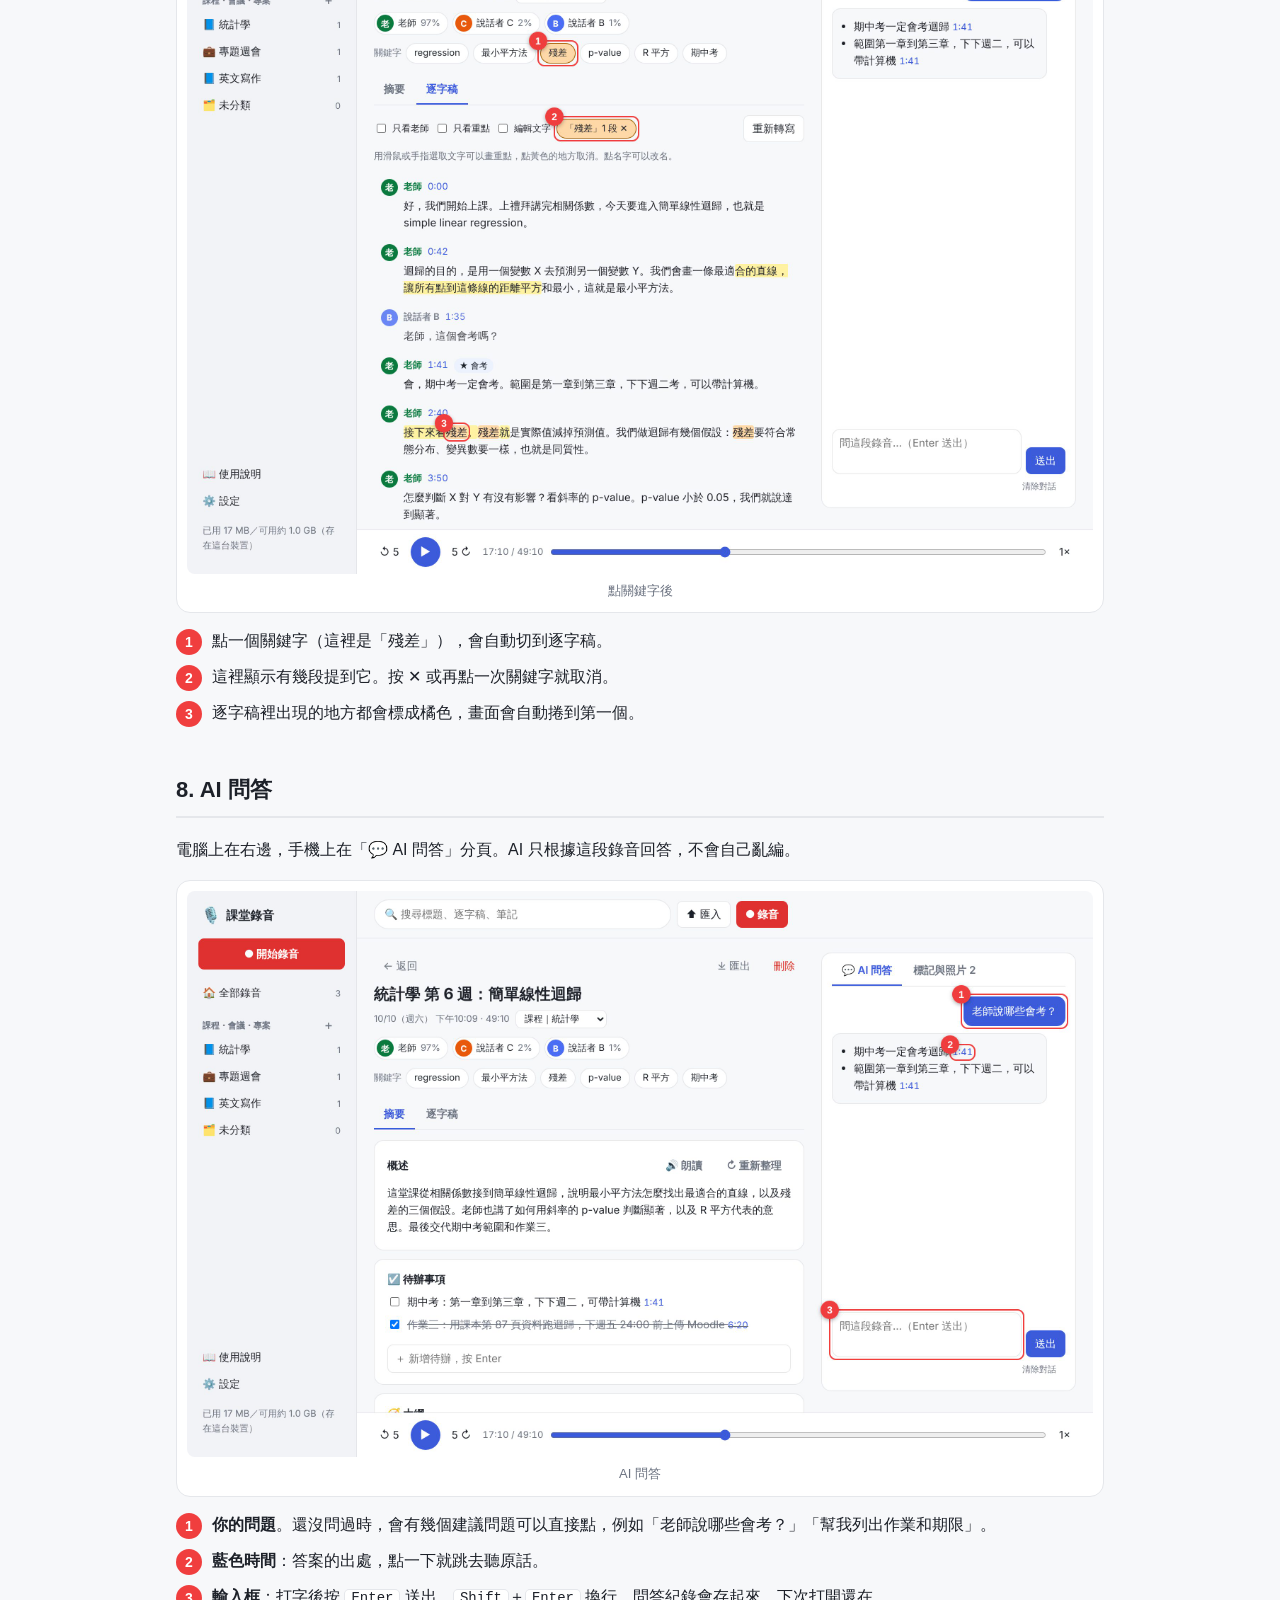
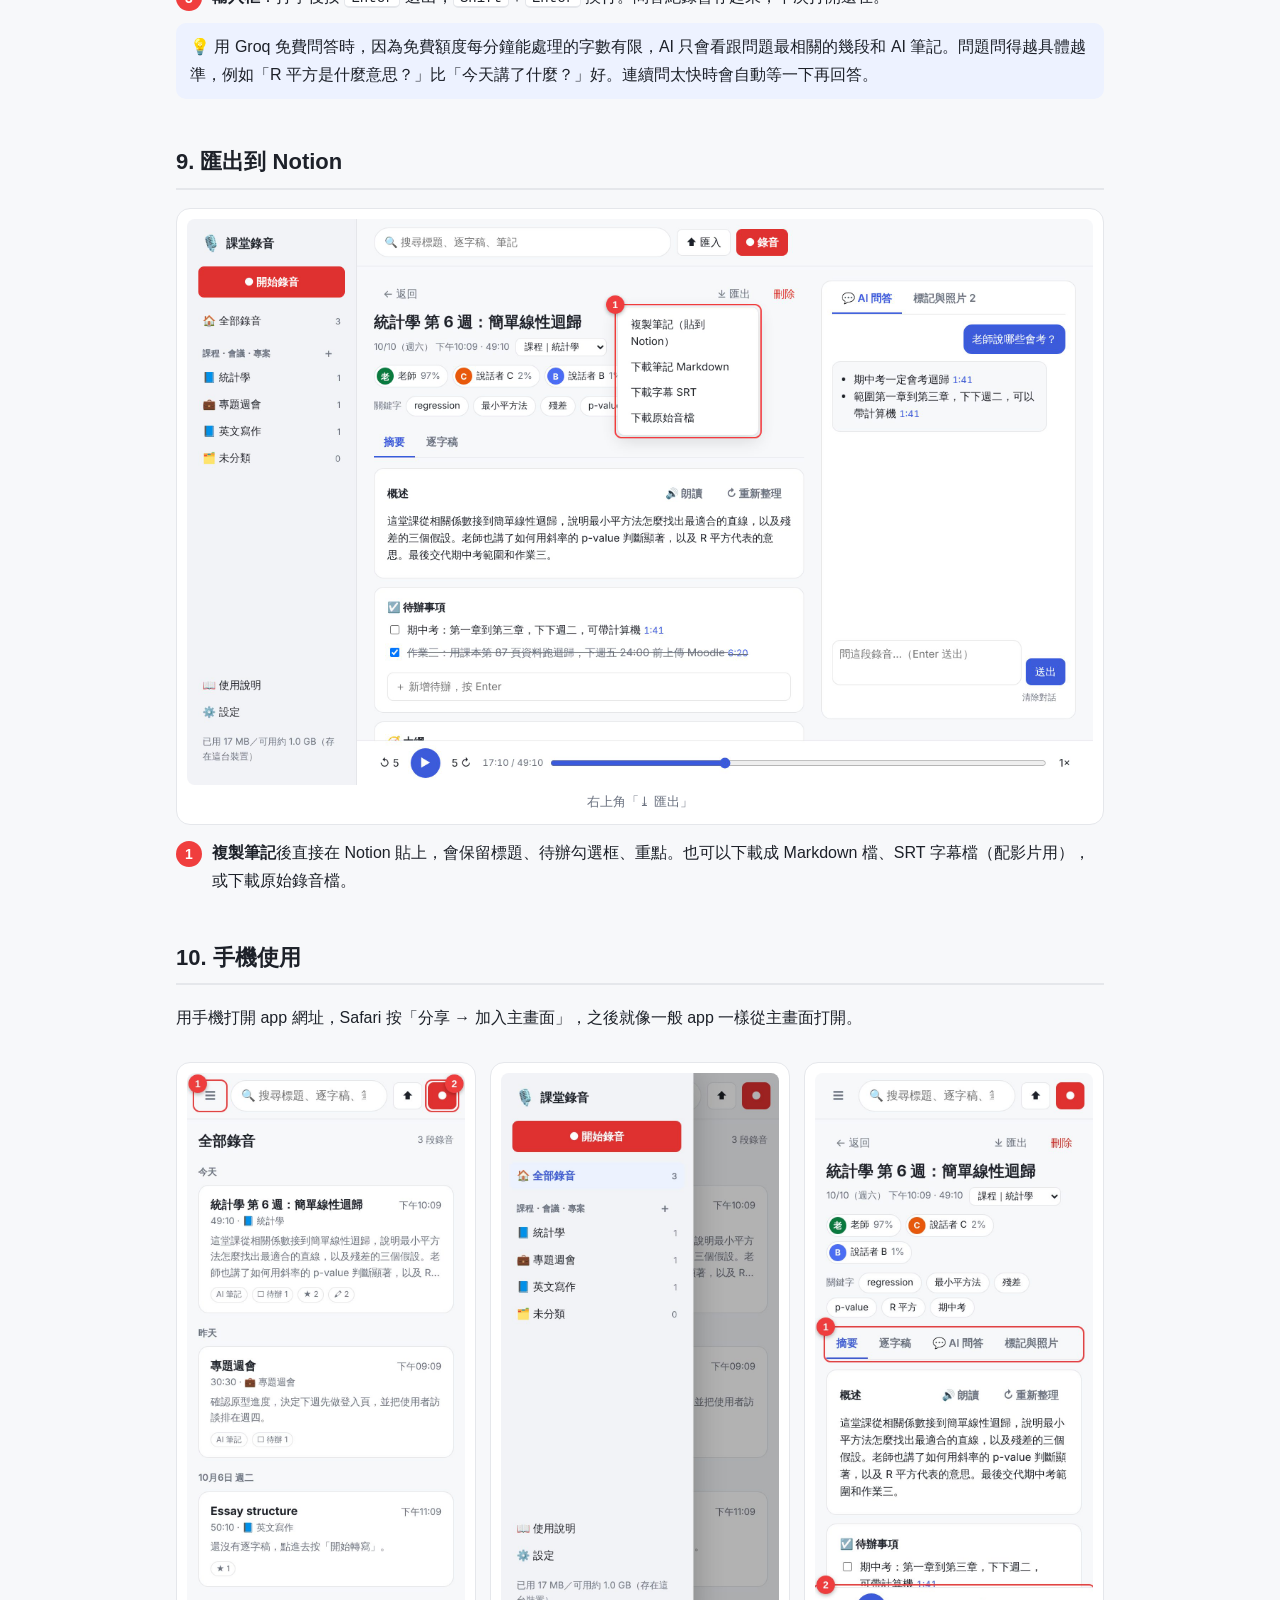
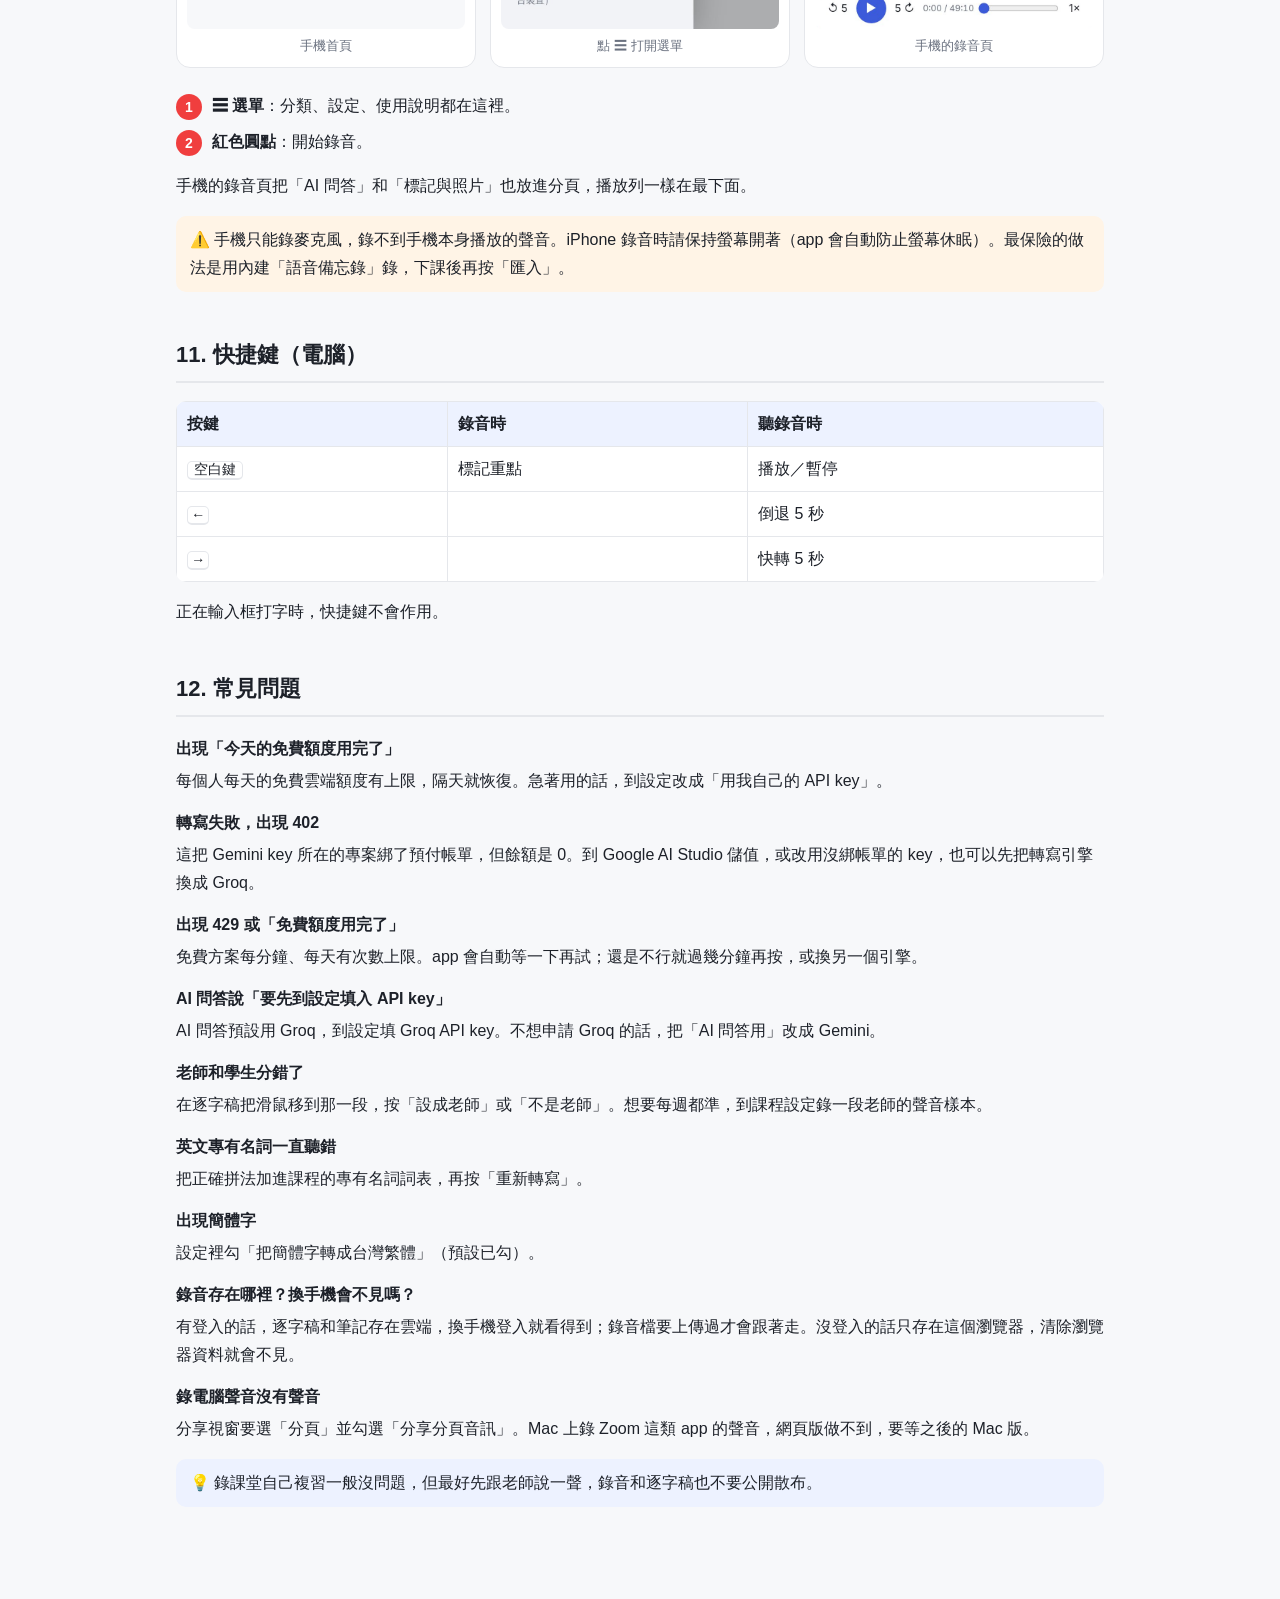
<file: apps/class-recorder/guide/index.html>
<!doctype html>
<html lang="zh-Hant">
<head>
<meta charset="utf-8">
<meta name="viewport" content="width=device-width,initial-scale=1">
<title>課堂錄音 使用說明</title>
<style>
:root{--bg:#f7f8fa;--panel:#fff;--text:#1d2129;--muted:#6b7280;--line:#e5e7eb;--accent:#3b5bdb;--accent-soft:#edf2ff;--red:#f03e3e;--warn-bg:#fff4e6}
@media (prefers-color-scheme:dark){:root{--bg:#111418;--panel:#1a1e24;--text:#e6e8eb;--muted:#9aa3ad;--line:#2b313a;--accent:#748ffc;--accent-soft:#1f2747;--warn-bg:#3a2a12}}
*{box-sizing:border-box}
body{margin:0;background:var(--bg);color:var(--text);font:16px/1.75 -apple-system,BlinkMacSystemFont,"PingFang TC","Noto Sans TC","Microsoft JhengHei",sans-serif}
.wrap{max-width:960px;margin:0 auto;padding:24px 16px 80px}
header{display:flex;gap:12px;align-items:center;flex-wrap:wrap;margin-bottom:8px}
header h1{font-size:28px;margin:0;flex:1}
a{color:var(--accent)}
.btn{display:inline-block;background:#e03131;color:#fff;text-decoration:none;padding:8px 16px;border-radius:99px;font-weight:600}
.btn.ghost{background:transparent;color:var(--text);border:1px solid var(--line)}
nav.toc{background:var(--panel);border:1px solid var(--line);border-radius:14px;padding:14px 20px;margin:20px 0}
nav.toc ol{margin:6px 0;padding-left:22px;columns:2;column-gap:32px}
@media (max-width:640px){nav.toc ol{columns:1}}
section{margin-top:44px}
h2{font-size:22px;border-bottom:2px solid var(--line);padding-bottom:6px;scroll-margin-top:12px}
h3{font-size:17px;margin:22px 0 6px}
figure{margin:14px 0;background:var(--panel);border:1px solid var(--line);border-radius:14px;padding:10px}
figure img{width:100%;display:block;border-radius:8px}
figure.phone{max-width:360px}
.phones{display:flex;gap:14px;flex-wrap:wrap}
.phones figure{flex:1;min-width:240px;max-width:320px}
figcaption{font-size:13px;color:var(--muted);margin-top:6px;text-align:center}
ol.marks{list-style:none;padding:0;margin:10px 0}
ol.marks li{display:flex;gap:10px;margin:8px 0;align-items:flex-start}
.n{flex:none;width:26px;height:26px;border-radius:50%;background:var(--red);color:#fff;font-weight:700;font-size:14px;display:inline-flex;align-items:center;justify-content:center;margin-top:2px}
.tip{background:var(--accent-soft);border-radius:10px;padding:10px 14px;margin:12px 0}
.warn{background:var(--warn-bg);border-radius:10px;padding:10px 14px;margin:12px 0}
kbd{border:1px solid var(--line);border-bottom-width:2px;border-radius:5px;padding:0 6px;background:var(--panel);font-size:14px}
table{border-collapse:collapse;width:100%;background:var(--panel);border-radius:10px;overflow:hidden}
td,th{border:1px solid var(--line);padding:8px 10px;text-align:left;vertical-align:top}
th{background:var(--accent-soft)}
dt{font-weight:700;margin-top:14px}
dd{margin:4px 0 0 0}
</style>
<script src="../../portal-home.js"></script>
</head>
<body>
<div class="wrap">
<header><h1>🎙️ 課堂錄音 使用說明</h1><a class="btn" href="../">打開 app</a><a class="btn ghost portal-home" href="https://anthony-apps.netlify.app/">回入口</a></header>
<p>上課、開會時錄音，自動變成逐字稿和 AI 筆記，還能直接問「老師說哪些會考？」。登入之後不用申請任何 API key 就能用，換手機或電腦登入同一個帳號，逐字稿和筆記都在。</p>
<p>圖片上的紅色數字，對應圖片下面的說明。</p>

<nav class="toc"><b>目錄</b><ol>
<li><a href="#setup">第一次使用：登入</a></li>
<li><a href="#home">首頁與分類</a></li>
<li><a href="#course">課程設定：專有名詞、老師聲音</a></li>
<li><a href="#record">錄音</a></li>
<li><a href="#notes">轉寫與 AI 筆記</a></li>
<li><a href="#transcript">逐字稿：畫重點、改名</a></li>
<li><a href="#keyword">關鍵字</a></li>
<li><a href="#chat">AI 問答</a></li>
<li><a href="#export">匯出到 Notion</a></li>
<li><a href="#mobile">手機使用</a></li>
<li><a href="#keys">快捷鍵</a></li>
<li><a href="#faq">常見問題</a></li>
</ol></nav>

<section id="setup"><h2>1. 第一次使用：登入</h2>
<p>點左下角「🔑 登入」，第一次用按「還沒有帳號？建立一個」，填名字、Email 和密碼就好。和「美食收藏」是同一組帳號。</p>
<figure class="phone"><img src="img/00-login.jpg" alt="登入頁"><figcaption>登入頁（手機）</figcaption></figure>
<ul>
<li><b>不用 API key</b>：登入後轉寫、AI 筆記和問答都直接能用。每個人每天有免費額度，用完隔天（台灣時間半夜）就恢復。點左下角自己的名字可以看今天用了多少。</li>
<li><b>跨裝置同步</b>：分類、逐字稿、AI 筆記、問答、重點都會同步。錄音檔本身預設不上傳，要換裝置聽，在錄音頁按「⤓ 匯出」選「☁️ 上傳音檔」，或到設定勾「錄完自動上傳」。照片不同步。</li>
<li>登入前錄的東西，登入後會自動放進你的帳號。</li>
</ul>
<figure><img src="img/00-mode.jpg" alt="設定裡的 AI 怎麼用"><figcaption>設定 → AI 怎麼用</figcaption></figure>
<p>預設是「免費雲端」。額度不夠用、或想自己選引擎和模型，可以改成「用我自己的 API key」，下面是填法。</p>
<h3>進階：用自己的 API key</h3>
<figure><img src="img/03-settings-1.jpg" alt="設定頁上半部"><figcaption>設定頁（上半部）</figcaption></figure>
<ol class="marks">
<li><span class="n">1</span><div><b>轉寫引擎</b>：選誰把聲音變成文字。建議用 Google Gemini，分得出老師和學生。只要文字、不在乎誰講的，可以選 Groq（免費）。</div></li>
<li><span class="n">2</span><div><b>Gemini API key</b>：到 <a href="https://aistudio.google.com/apikey" target="_blank" rel="noopener">aistudio.google.com/apikey</a> 申請，開頭是 AIza。</div></li>
<li><span class="n">3</span><div><b>Groq API key</b>：到 <a href="https://console.groq.com/keys" target="_blank" rel="noopener">console.groq.com/keys</a> 免費申請，開頭是 gsk_。AI 問答預設用它，所以建議一定要填。</div></li>
</ol>
<figure><img src="img/03-settings-2.jpg" alt="設定頁下半部"><figcaption>設定頁（往下捲）</figcaption></figure>
<ol class="marks">
<li><span class="n">1</span><div><b>AI 筆記用</b>：轉寫完自動整理筆記的 AI，預設 Gemini。</div></li>
<li><span class="n">2</span><div><b>AI 問答用</b>：預設 Groq，免費。</div></li>
<li><span class="n">3</span><div><b>筆記與問答專用的 Gemini key</b>（選填）：如果上面那把 Gemini key 綁了帳單，可以用另一個 Google 帳號申請一把沒綁帳單的 key 填在這裡，筆記和問答就不花錢。</div></li>
<li><span class="n">4</span><div>改完記得按 <b>儲存</b>。</div></li>
</ol>
<div class="warn">⚠️ 不要在別人的電腦上填 key。免費方案的內容可能被服務商拿去改進模型，很私密的會議建議改用 Mac 本機轉寫。</div>
</section>

<section id="home"><h2>2. 首頁與分類</h2>
<figure><img src="img/01-home.jpg" alt="首頁"><figcaption>首頁：依日期排好的錄音卡片</figcaption></figure>
<ol class="marks">
<li><span class="n">1</span><div><b>開始錄音</b>：任何畫面都可以按，右上角紅色的「● 錄音」也一樣。</div></li>
<li><span class="n">2</span><div><b>分類</b>：按「＋」新增課程、會議或專案，例如「統計學」。點分類名稱只看那一類的錄音。</div></li>
<li><span class="n">3</span><div><b>搜尋</b>：會找標題、逐字稿和 AI 筆記裡的字，例如輸入「期中考」。</div></li>
<li><span class="n">4</span><div><b>匯入</b>：把手機「語音備忘錄」或其他錄好的音檔（m4a、mp3、wav）放進來轉寫。</div></li>
<li><span class="n">5</span><div><b>錄音卡片</b>：顯示時間、長度、分類和 AI 概述。底下的小標籤是還沒做完的待辦（☐）、標記（★）、畫的重點（🖍）數量。點一下打開。</div></li>
<li><span class="n">6</span><div><b>使用說明</b>：就是這一頁。</div></li>
</ol>
</section>

<section id="course"><h2>3. 課程設定：專有名詞、老師聲音</h2>
<p>點左邊的課程名稱，再點「這個課程的設定」展開。每門課設一次就好，之後每週都會用到。</p>
<figure><img src="img/02-folder.jpg" alt="課程設定"><figcaption>課程設定</figcaption></figure>
<ol class="marks">
<li><span class="n">1</span><div><b>專有名詞詞表</b>：一行一個，例如 regression、ANOVA、老師的名字。AI 轉寫前會先看這張表，英文術語就比較不會聽錯。</div></li>
<li><span class="n">2</span><div><b>老師的聲音樣本</b>：錄 8 秒只有老師講話的聲音（或從檔案選）。設好之後，用 Gemini 轉寫時每週都會把老師固定標成「老師」。</div></li>
<li><span class="n">3</span><div><b>儲存設定</b>：改詞表後要按。</div></li>
</ol>
</section>

<section id="record"><h2>4. 錄音</h2>
<figure><img src="img/04-rec-setup.jpg" alt="開始新錄音"><figcaption>開始新錄音</figcaption></figure>
<ol class="marks">
<li><span class="n">1</span><div><b>標題</b>：預設是今天日期，之後也可以改。</div></li>
<li><span class="n">2</span><div><b>分類</b>：存到哪門課。</div></li>
<li><span class="n">3</span><div><b>錄哪裡的聲音</b>：教室上課選「麥克風」。看線上課、YouTube 選「電腦播放的聲音」，跳出分享視窗時要選分頁並勾「分享分頁音訊」。線上會議選「麥克風＋電腦聲音」。（電腦聲音只有電腦版 Chrome、Edge 可以錄。）</div></li>
<li><span class="n">4</span><div><b>開始錄音</b>。第一次會問麥克風權限，按允許。</div></li>
</ol>
<figure><img src="img/13-recording.jpg" alt="錄音中"><figcaption>錄音中</figcaption></figure>
<ol class="marks">
<li><span class="n">1</span><div><b>已錄時間</b>，旁邊紅點閃爍代表正在錄。</div></li>
<li><span class="n">2</span><div><b>音量條</b>：有在動就代表有收到聲音。完全不動請檢查麥克風。</div></li>
<li><span class="n">3</span><div><b>暫停／繼續</b>：下課休息可以先暫停。</div></li>
<li><span class="n">4</span><div><b>★ 標記重點</b>：老師說「這個會考」時按一下，時間點會留下來，AI 整理筆記時也會特別注意。電腦上按 <kbd>空白鍵</kbd> 也可以。</div></li>
<li><span class="n">5</span><div><b>📷 拍白板</b>：拍下的照片會對到錄音時間，之後點照片就跳到那一段。</div></li>
<li><span class="n">6</span><div><b>結束並儲存</b>：錄完按這個。</div></li>
<li><span class="n">7</span><div><b>標記說明</b>（選填）：先打幾個字（例如「會考」），再按標記重點。</div></li>
</ol>
<div class="tip">💡 錄音每 5 秒自動存一次。就算瀏覽器當掉，也只會少最後幾秒。</div>
</section>

<section id="notes"><h2>5. 轉寫與 AI 筆記</h2>
<p>錄完會打開這段錄音。第一次按「開始轉寫」，轉完會自動產生 AI 筆記。一小時的課大約要幾分鐘。</p>
<figure><img src="img/05-summary.jpg" alt="摘要頁"><figcaption>錄音頁的「摘要」分頁</figcaption></figure>
<ol class="marks">
<li><span class="n">1</span><div><b>說話者</b>：每個人講話的比例。綠色是老師。點名字可以改名，例如把「說話者 B」改成「小明」。</div></li>
<li><span class="n">2</span><div><b>關鍵字</b>：AI 挑出來的重要詞，點一下會在逐字稿標出來（見第 7 節）。</div></li>
<li><span class="n">3</span><div><b>分頁</b>：「摘要」看 AI 筆記，「逐字稿」看完整文字。</div></li>
<li><span class="n">4</span><div><b>朗讀</b>：讓電腦把重點唸給你聽。旁邊的「重新整理」會重新產生 AI 筆記。</div></li>
<li><span class="n">5</span><div><b>待辦事項</b>：AI 抓出來的作業、考試、期限。做完打勾，也可以在下面的框框自己新增。</div></li>
<li><span class="n">6</span><div><b>藍色時間</b>：點一下就從那個時間開始播放。往下捲還有大綱、名詞解釋、可能沒聽懂的地方、複習問題（點題目看答案）。</div></li>
<li><span class="n">7</span><div><b>AI 問答</b>：見第 8 節。</div></li>
<li><span class="n">8</span><div><b>播放列</b>：↺5 倒退 5 秒、▶ 播放、5↻ 快轉 5 秒，拖拉進度條跳到任何地方，最右邊點一下切換速度（1×、1.25×、1.5×、2×、0.75×）。</div></li>
<li><span class="n">9</span><div><b>匯出</b>：見第 9 節。</div></li>
</ol>
</section>

<section id="transcript"><h2>6. 逐字稿：畫重點、改名</h2>
<figure><img src="img/06-transcript.jpg" alt="逐字稿"><figcaption>「逐字稿」分頁</figcaption></figure>
<ol class="marks">
<li><span class="n">1</span><div><b>篩選工具</b>：「只看老師」把學生發問和聊天收起來；「只看重點」只留你畫過重點的段落；「編輯文字」可以直接改錯字；「重新轉寫」換了引擎或詞表後可以再轉一次。</div></li>
<li><span class="n">2</span><div><b>說話者名字</b>：點一下改名，同一個人的每一段都會一起改。</div></li>
<li><span class="n">3</span><div><b>黃色＝你畫的重點</b>。點黃色的地方可以取消。</div></li>
<li><span class="n">4</span><div><b>畫重點</b>：用滑鼠拖曳（手機用手指長按）選取一段文字，上面會跳出「🖍 畫重點」，按下去就變黃色。</div></li>
<li><span class="n">5</span><div><b>★ 標記</b>：錄音時按的標記，會出現在對應的那一段。</div></li>
<li><span class="n">6</span><div><b>設成老師／不是老師</b>：AI 認錯人時，滑鼠移到那一段就會出現這顆按鈕，點一下切換。</div></li>
</ol>
<p>播放時，正在講的那一段會變成淡藍色；點每段旁邊的藍色時間就從那裡開始聽。</p>
</section>

<section id="keyword"><h2>7. 關鍵字</h2>
<figure><img src="img/07-keyword.jpg" alt="關鍵字"><figcaption>點關鍵字後</figcaption></figure>
<ol class="marks">
<li><span class="n">1</span><div>點一個關鍵字（這裡是「殘差」），會自動切到逐字稿。</div></li>
<li><span class="n">2</span><div>這裡顯示有幾段提到它。按 ✕ 或再點一次關鍵字就取消。</div></li>
<li><span class="n">3</span><div>逐字稿裡出現的地方都會標成橘色，畫面會自動捲到第一個。</div></li>
</ol>
</section>

<section id="chat"><h2>8. AI 問答</h2>
<p>電腦上在右邊，手機上在「💬 AI 問答」分頁。AI 只根據這段錄音回答，不會自己亂編。</p>
<figure><img src="img/08-chat.jpg" alt="AI 問答"><figcaption>AI 問答</figcaption></figure>
<ol class="marks">
<li><span class="n">1</span><div><b>你的問題</b>。還沒問過時，會有幾個建議問題可以直接點，例如「老師說哪些會考？」「幫我列出作業和期限」。</div></li>
<li><span class="n">2</span><div><b>藍色時間</b>：答案的出處，點一下就跳去聽原話。</div></li>
<li><span class="n">3</span><div><b>輸入框</b>：打字後按 <kbd>Enter</kbd> 送出，<kbd>Shift</kbd>＋<kbd>Enter</kbd> 換行。問答紀錄會存起來，下次打開還在。</div></li>
</ol>
<div class="tip">💡 用 Groq 免費問答時，因為免費額度每分鐘能處理的字數有限，AI 只會看跟問題最相關的幾段和 AI 筆記。問題問得越具體越準，例如「R 平方是什麼意思？」比「今天講了什麼？」好。連續問太快時會自動等一下再回答。</div>
</section>

<section id="export"><h2>9. 匯出到 Notion</h2>
<figure><img src="img/09-export.jpg" alt="匯出選單"><figcaption>右上角「⤓ 匯出」</figcaption></figure>
<ol class="marks">
<li><span class="n">1</span><div><b>複製筆記</b>後直接在 Notion 貼上，會保留標題、待辦勾選框、重點。也可以下載成 Markdown 檔、SRT 字幕檔（配影片用），或下載原始錄音檔。</div></li>
</ol>
</section>

<section id="mobile"><h2>10. 手機使用</h2>
<p>用手機打開 app 網址，Safari 按「分享 → 加入主畫面」，之後就像一般 app 一樣從主畫面打開。</p>
<div class="phones">
<figure><img src="img/10-mobile-home.jpg" alt="手機首頁"><figcaption>手機首頁</figcaption></figure>
<figure><img src="img/11-mobile-drawer.jpg" alt="手機選單"><figcaption>點 ☰ 打開選單</figcaption></figure>
<figure><img src="img/12-mobile-session.jpg" alt="手機錄音頁"><figcaption>手機的錄音頁</figcaption></figure>
</div>
<ol class="marks">
<li><span class="n">1</span><div><b>☰ 選單</b>：分類、設定、使用說明都在這裡。</div></li>
<li><span class="n">2</span><div><b>紅色圓點</b>：開始錄音。</div></li>
</ol>
<p>手機的錄音頁把「AI 問答」和「標記與照片」也放進分頁，播放列一樣在最下面。</p>
<div class="warn">⚠️ 手機只能錄麥克風，錄不到手機本身播放的聲音。iPhone 錄音時請保持螢幕開著（app 會自動防止螢幕休眠）。最保險的做法是用內建「語音備忘錄」錄，下課後再按「匯入」。</div>
</section>

<section id="keys"><h2>11. 快捷鍵（電腦）</h2>
<table>
<tr><th>按鍵</th><th>錄音時</th><th>聽錄音時</th></tr>
<tr><td><kbd>空白鍵</kbd></td><td>標記重點</td><td>播放／暫停</td></tr>
<tr><td><kbd>←</kbd></td><td></td><td>倒退 5 秒</td></tr>
<tr><td><kbd>→</kbd></td><td></td><td>快轉 5 秒</td></tr>
</table>
<p>正在輸入框打字時，快捷鍵不會作用。</p>
</section>

<section id="faq"><h2>12. 常見問題</h2>
<dl>
<dt>出現「今天的免費額度用完了」</dt>
<dd>每個人每天的免費雲端額度有上限，隔天就恢復。急著用的話，到設定改成「用我自己的 API key」。</dd>
<dt>轉寫失敗，出現 402</dt>
<dd>這把 Gemini key 所在的專案綁了預付帳單，但餘額是 0。到 Google AI Studio 儲值，或改用沒綁帳單的 key，也可以先把轉寫引擎換成 Groq。</dd>
<dt>出現 429 或「免費額度用完了」</dt>
<dd>免費方案每分鐘、每天有次數上限。app 會自動等一下再試；還是不行就過幾分鐘再按，或換另一個引擎。</dd>
<dt>AI 問答說「要先到設定填入 API key」</dt>
<dd>AI 問答預設用 Groq，到設定填 Groq API key。不想申請 Groq 的話，把「AI 問答用」改成 Gemini。</dd>
<dt>老師和學生分錯了</dt>
<dd>在逐字稿把滑鼠移到那一段，按「設成老師」或「不是老師」。想要每週都準，到課程設定錄一段老師的聲音樣本。</dd>
<dt>英文專有名詞一直聽錯</dt>
<dd>把正確拼法加進課程的專有名詞詞表，再按「重新轉寫」。</dd>
<dt>出現簡體字</dt>
<dd>設定裡勾「把簡體字轉成台灣繁體」（預設已勾）。</dd>
<dt>錄音存在哪裡？換手機會不見嗎？</dt>
<dd>有登入的話，逐字稿和筆記存在雲端，換手機登入就看得到；錄音檔要上傳過才會跟著走。沒登入的話只存在這個瀏覽器，清除瀏覽器資料就會不見。</dd>
<dt>錄電腦聲音沒有聲音</dt>
<dd>分享視窗要選「分頁」並勾選「分享分頁音訊」。Mac 上錄 Zoom 這類 app 的聲音，網頁版做不到，要等之後的 Mac 版。</dd>
</dl>
<div class="tip">💡 錄課堂自己複習一般沒問題，但最好先跟老師說一聲，錄音和逐字稿也不要公開散布。</div>
</section>
</div>
</body>
</html>
</file>
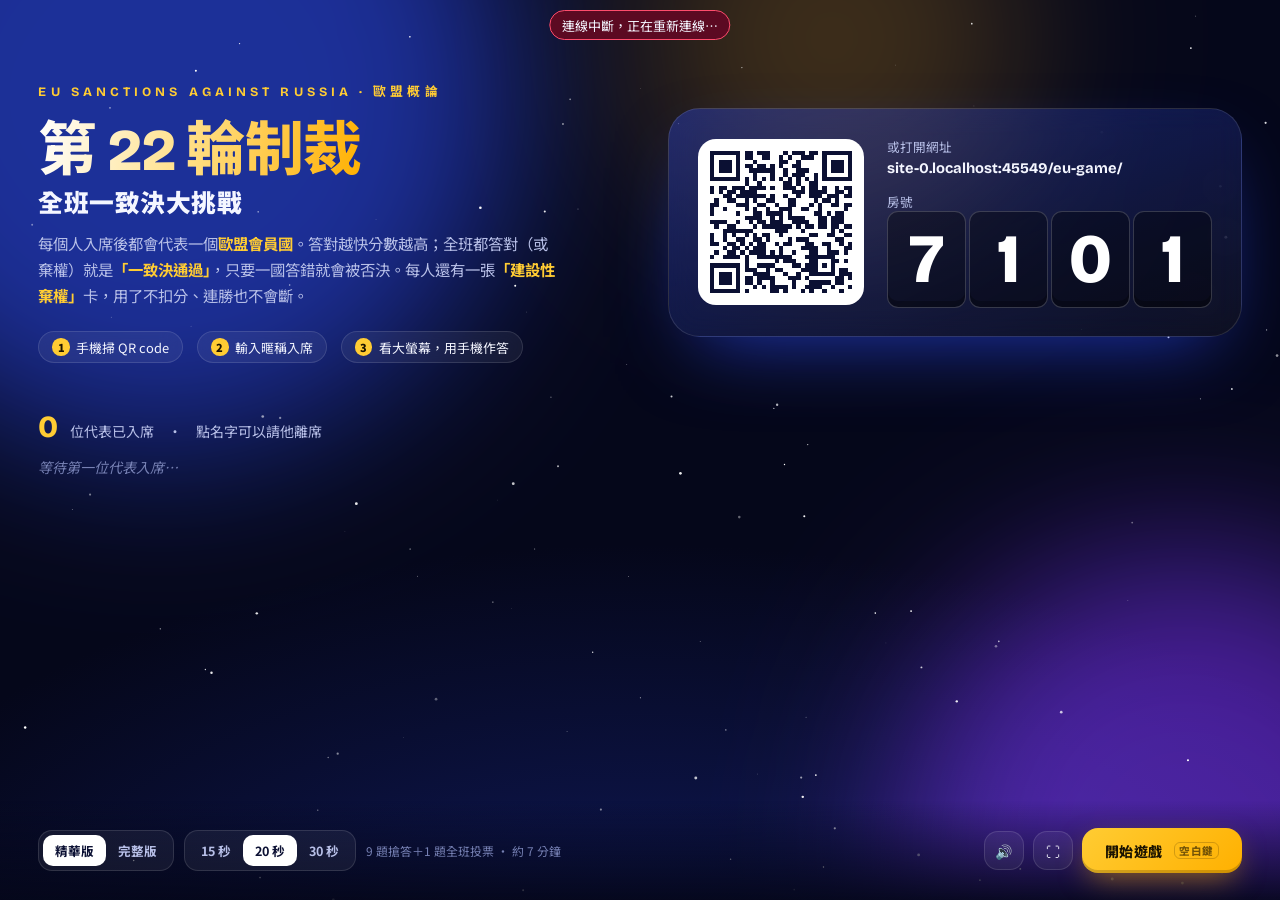
<file: eu-game/host.html>
<!doctype html>
<html lang="zh-Hant">
<head>
<meta charset="utf-8">
<meta name="viewport" content="width=device-width,initial-scale=1">
<title>主持｜第 22 輪制裁：全班一致決</title>
<link rel="icon" href="icon.svg">
<link rel="preconnect" href="https://fonts.googleapis.com">
<link rel="preconnect" href="https://fonts.gstatic.com" crossorigin>
<link href="https://fonts.googleapis.com/css2?family=Bricolage+Grotesque:opsz,wght@12..96,500;12..96,700;12..96,800&family=Noto+Sans+TC:wght@400;500;700;900&display=swap" rel="stylesheet">

<link rel="stylesheet" href="style.css">
<style>
body{font-size:clamp(14px,1.05vw,22px)}
.wrap{width:min(94vw,1700px);height:100%;margin:0 auto;position:relative}

/* ===== 大廳 ===== */
#lobby{padding:9vh 0 12vh;justify-content:flex-start}
.lob{display:grid;grid-template-columns:1.25fr 1fr;gap:4vw;align-items:center;width:100%}
.lob h1{font-family:var(--display);font-weight:800;font-size:clamp(34px,4.6vw,96px);line-height:1.02;margin:.35em 0 .25em;letter-spacing:-.01em}
.lob h1 small{display:block;font-size:.42em;font-family:var(--body);font-weight:900;color:var(--ink);letter-spacing:.02em;margin-top:.35em}
.lob .lead{color:var(--ink2);font-size:1.1em;line-height:1.7;max-width:34em}
.lob .lead b{color:var(--gold)}
.howto{display:flex;gap:1em;margin-top:1.6em;flex-wrap:wrap}
.howto .pill{font-size:.92em}
.howto .pill i{font-style:normal;display:inline-grid;place-items:center;width:1.6em;height:1.6em;border-radius:50%;background:var(--gold);color:#1b1300;font-weight:900;font-size:.85em}
.joincard{position:relative;border-radius:32px;padding:2.2vw;background:linear-gradient(160deg,rgba(42,75,255,.35),rgba(255,255,255,.04));border:1px solid var(--line);box-shadow:0 30px 80px -30px rgba(42,75,255,.7);backdrop-filter:blur(14px);display:grid;grid-template-columns:auto 1fr;gap:1.8vw;align-items:center}
.qr{width:clamp(150px,13vw,300px);aspect-ratio:1;background:#fff;border-radius:18px;padding:12px}
.qr svg{display:block;width:100%;height:100%}
.joincard .lbl{font-size:.9em;color:var(--ink2)}
.joincard .url{font-family:var(--display);font-weight:700;font-size:1.05em;margin:.2em 0 1em;word-break:break-all}
.code{display:flex;gap:.18em}
.code span{display:grid;place-items:center;width:1.15em;height:1.4em;font-family:var(--display);font-weight:800;font-size:clamp(44px,5.4vw,120px);line-height:1;border-radius:.16em;background:rgba(0,0,0,.35);border:1px solid rgba(255,255,255,.18);color:#fff;box-shadow:inset 0 -6px 0 rgba(0,0,0,.25);animation:pop .6s cubic-bezier(.2,1.4,.4,1) both}
.code span:nth-child(2){animation-delay:.08s}.code span:nth-child(3){animation-delay:.16s}.code span:nth-child(4){animation-delay:.24s}
.seats{width:100%;margin-top:5vh;flex:1;min-height:0;display:flex;flex-direction:column}
.seats .hd{display:flex;align-items:baseline;gap:.8em;margin-bottom:.8em}
.seats .hd b{font-family:var(--display);font-size:2.2em;font-weight:800;color:var(--gold)}
.seats .hd span{color:var(--ink2)}
.chips{display:flex;flex-wrap:wrap;gap:.55em;align-content:flex-start;overflow:hidden;flex:1}
.chip{display:inline-flex;align-items:center;gap:.5em;padding:.45em .9em .45em .55em;border-radius:999px;background:rgba(255,255,255,.08);border:1px solid var(--line);font-weight:700;animation:pop .5s cubic-bezier(.2,1.5,.4,1) both;cursor:pointer;transition:background .2s}
.chip:hover{background:rgba(255,77,109,.25);text-decoration:line-through}
.chip .fi{width:1.5em;height:1.1em}
.empty{color:var(--mute);font-style:italic}

/* 底部控制列 */
.ctl{position:fixed;z-index:20;left:0;right:0;bottom:0;height:11vh;min-height:70px;display:flex;align-items:center;justify-content:space-between;padding:0 3vw;background:linear-gradient(0deg,rgba(5,7,26,.92),rgba(5,7,26,0))}
.ctl .l,.ctl .r{display:flex;gap:.7em;align-items:center}
.ctl .r{margin-left:auto}
.seg{display:inline-flex;padding:4px;border-radius:14px;background:var(--glass);border:1px solid var(--line)}
.seg button{padding:.5em .95em;border-radius:10px;color:var(--ink2);font-weight:700;font-size:.9em}
.seg button.on{background:#fff;color:#0b1033}
.ico{width:2.8em;height:2.8em;border-radius:14px;background:var(--glass);border:1px solid var(--line);display:grid;place-items:center;font-size:1em}
.ctl .meta{color:var(--mute);font-size:.85em}
#nextBtn kbd{font:inherit;font-size:.75em;opacity:.6;border:1px solid rgba(0,0,0,.3);border-radius:6px;padding:0 .4em;margin-left:.4em}
.resume{position:fixed;z-index:30;top:2vh;left:50%;transform:translateX(-50%);display:flex;gap:1em;align-items:center;padding:.7em .8em .7em 1.3em;border-radius:18px;background:#121a52;border:1px solid var(--line);box-shadow:0 20px 50px -20px #000;animation:rise .5s both}

/* ===== 章節卡 ===== */
#chapter .bigring{position:absolute;width:min(92vh,70vw);aspect-ratio:1;opacity:.22}
#chapter .ct{position:relative;text-align:center}
#chapter .kicker{font-size:1.2em}
#chapter h2{font-family:var(--display);font-weight:800;font-size:clamp(48px,7.5vw,170px);line-height:.95;margin:.25em 0 .1em;letter-spacing:-.02em}
#chapter h3{font-size:clamp(28px,3.4vw,72px);margin:0;font-weight:900}
#chapter p{color:var(--ink2);font-size:1.3em;margin-top:1.2em}
.split span{display:inline-block;opacity:0;animation:rise .6s cubic-bezier(.2,.9,.3,1) forwards}
.split.grad{background:none;color:#fff}
.split.grad span{background:linear-gradient(180deg,#fff 10%,#ffd34d 75%,#ffb000);-webkit-background-clip:text;background-clip:text;color:transparent}

/* ===== 題目 ===== */
#question,#reveal{justify-content:flex-start;padding:3.5vh 0 12vh}
.qtop{width:100%;display:flex;justify-content:space-between;align-items:center}
.qtop .tag{display:flex;gap:.8em;align-items:center}
.qtop .tag .n{font-family:var(--display);font-weight:800;font-size:1.3em}
.qtop .tag .n em{font-style:normal;color:var(--mute);font-weight:500}
.dbl{display:none;padding:.35em .9em;border-radius:999px;background:linear-gradient(135deg,#ff4d6d,#ffb703);color:#1b0006;font-weight:900;animation:pulse 1.2s ease-in-out infinite}
.dbl.show{display:inline-block}
.answered{display:flex;align-items:center;gap:.7em}
.answered b{font-family:var(--display);font-size:2em;font-weight:800}
.answered .flags{display:flex}
.answered .flags .fi{width:1.6em;height:1.2em;margin-left:-.45em;animation:pop .4s both}
.qmid{flex:1;width:100%;display:grid;grid-template-columns:auto 1fr;gap:3vw;align-items:center;min-height:0}
.timer{width:clamp(150px,15vw,300px);aspect-ratio:1}
.timer .num{font-size:clamp(46px,4.5vw,96px)}
.timer.hot .num{color:#ff6b6b;animation:pulse .5s ease-in-out infinite}
.qtext{font-size:clamp(28px,3.1vw,64px);font-weight:900;line-height:1.3;letter-spacing:.01em;text-wrap:balance}
.qtext.long{font-size:clamp(24px,2.6vw,54px)}
.opts{width:100%;display:grid;grid-template-columns:1fr 1fr;gap:1.2vw}
.opt{position:relative;overflow:hidden;display:flex;align-items:center;gap:1em;min-height:12vh;padding:1.1em 1.4em;border-radius:22px;background:var(--c);color:#fff;font-size:clamp(18px,1.7vw,36px);font-weight:900;box-shadow:inset 0 -6px 0 rgba(0,0,0,.2),0 18px 40px -20px var(--c);animation:rise .5s cubic-bezier(.2,.9,.3,1) both;transition:opacity .5s,transform .5s,filter .5s}
.opt:nth-child(2){animation-delay:.07s}.opt:nth-child(3){animation-delay:.14s}.opt:nth-child(4){animation-delay:.21s}
.opt .shape{display:grid;place-items:center;width:1.9em;height:1.9em;border-radius:12px;background:rgba(0,0,0,.18);flex:none}
.opt .tx{position:relative;z-index:1;flex:1;text-shadow:0 1px 2px rgba(0,0,0,.2)}
.opt .bar{position:absolute;left:0;top:0;bottom:0;width:0;background:rgba(255,255,255,.22);transition:width 1.2s cubic-bezier(.2,.9,.3,1)}
.opt .cnt{position:relative;z-index:1;font-family:var(--display);font-weight:800;font-size:1.2em;opacity:0;transition:opacity .4s .3s}
.opt .chk{position:relative;z-index:1;display:none;font-size:1.1em}
.opts.rev .opt{animation:none}
.opts.rev .opt .cnt{opacity:1}
.opts.rev .opt.no{opacity:.28;filter:saturate(.4);transform:scale(.97)}
.opts.rev .opt.yes{transform:scale(1.03);box-shadow:0 0 0 4px #fff,0 0 60px 10px var(--c)}
.opts.rev .opt.yes .chk{display:inline;animation:pop .5s .4s both}
.opts.poll{grid-template-columns:1fr 1fr}
.opts.poll .opt{min-height:16vh}

.verdict{position:relative;width:clamp(150px,15vw,300px);aspect-ratio:1;display:grid;place-items:center}
.verdict .stamp{font-size:clamp(26px,2.6vw,56px);position:relative}
.vtext{font-size:1.3em;color:var(--ink2);margin-top:.4em;line-height:1.6}
.vtext b{color:var(--ink)}
.meter{height:14px;border-radius:999px;background:rgba(255,255,255,.08);overflow:hidden;margin:.8em 0 .3em;max-width:34em;display:flex}
.meter i{display:block;height:100%;transition:width 1.4s cubic-bezier(.2,.9,.3,1)}
.why{margin-top:2.2vh;width:100%;padding:1em 1.4em;border-radius:18px;background:rgba(255,255,255,.07);border:1px solid var(--line);border-left:6px solid var(--gold);font-size:1.15em;line-height:1.6;animation:rise .6s .6s both}
.why b{color:var(--gold);margin-right:.6em}

/* ===== 排行榜 ===== */
#board{padding:4vh 0 12vh;justify-content:flex-start}
#board h2{font-family:var(--display);font-size:clamp(34px,3.6vw,78px);margin:.1em 0 .5em;font-weight:800}
.rows{position:relative;width:min(1100px,90vw);flex:1}
.row{position:absolute;left:0;right:0;height:calc(var(--rh) - 10px);display:flex;align-items:center;gap:1em;padding:0 1.4em;border-radius:18px;background:rgba(255,255,255,.07);border:1px solid var(--line);font-size:clamp(16px,1.5vw,30px);transition:top .9s cubic-bezier(.3,1.2,.4,1),opacity .5s,background .4s}
.row.r1{background:linear-gradient(90deg,rgba(255,204,51,.35),rgba(255,204,51,.06));border-color:rgba(255,204,51,.6)}
.row.r2{background:linear-gradient(90deg,rgba(200,215,255,.25),rgba(255,255,255,.05))}
.row.r3{background:linear-gradient(90deg,rgba(255,150,90,.25),rgba(255,255,255,.05))}
.row .rk{width:1.8em;font-family:var(--display);font-weight:800;font-size:1.3em;text-align:center}
.row .fi{width:1.9em;height:1.4em}
.row .nm{font-weight:900;flex:1;display:flex;align-items:baseline;gap:.6em;min-width:0}
.row .nm small{color:var(--ink2);font-weight:500;font-size:.65em}
.row .fire{color:#ffb703;font-weight:900;font-size:.8em}
.row .dl{color:var(--ok);font-weight:800;font-size:.8em;min-width:4.5em;text-align:right}
.row .sc{font-family:var(--display);font-weight:800;font-size:1.25em;min-width:4.5em;text-align:right}
.unan{margin-top:1vh;color:var(--ink2)}
.unan b{color:var(--gold)}

/* ===== 頒獎台 ===== */
#final{justify-content:flex-end;padding-bottom:12vh}
#final .kicker{position:absolute;top:5vh}
#final h2{position:absolute;top:8vh;font-family:var(--display);font-size:clamp(40px,4.4vw,92px);margin:0;font-weight:800}
.podium{display:flex;align-items:flex-end;gap:1.6vw;height:60vh}
.pcol{width:clamp(160px,16vw,320px);display:flex;flex-direction:column;align-items:center;justify-content:flex-end}
.pwho{text-align:center;margin-bottom:1em;opacity:0;animation:pop .6s cubic-bezier(.2,1.5,.4,1) forwards}
.pwho .fi{width:4.2em;height:3.1em;border-radius:8px;box-shadow:0 10px 30px -8px #000}
.pwho .pn{font-weight:900;font-size:clamp(20px,2vw,42px);margin-top:.3em}
.pwho .ps{color:var(--ink2);font-family:var(--display);font-weight:700}
.pblock{width:100%;border-radius:20px 20px 0 0;display:grid;place-items:start center;padding-top:.6em;font-family:var(--display);font-weight:800;font-size:clamp(50px,5vw,110px);color:rgba(0,0,0,.45);height:0;transition:height 1.1s cubic-bezier(.2,1.1,.3,1)}
.p1 .pblock{background:linear-gradient(180deg,#ffe28a,#ffb000)}
.p2 .pblock{background:linear-gradient(180deg,#eef2ff,#9aa6d6)}
.p3 .pblock{background:linear-gradient(180deg,#ffc29a,#d9733b)}
.fstat{display:flex;gap:1.2em;margin-top:2vh}
#confetti{position:fixed;inset:0;width:100%;height:100%;z-index:40;pointer-events:none}

/* ===== 小螢幕（手機、平板直向、手機橫向）：每個畫面可以捲動，字級改用固定值 ===== */
@media (max-width:900px),(max-height:560px){
  body{font-size:15px}
  .wrap{width:100%}
  .screen{padding-left:16px!important;padding-right:16px!important;overflow-y:auto;overflow-x:hidden;-webkit-overflow-scrolling:touch;justify-content:flex-start;padding:calc(env(safe-area-inset-top) + 16px) 0 120px}
  .kicker{letter-spacing:.18em;font-size:11px}
  .ctl{height:auto;min-height:0;padding:10px 16px calc(env(safe-area-inset-bottom) + 10px);gap:8px;flex-wrap:wrap;background:rgba(5,7,26,.94);backdrop-filter:blur(10px);border-top:1px solid var(--line)}
  .ctl .l{flex-wrap:wrap;gap:6px}
  .ctl .meta{display:none}
  .seg button{padding:.45em .7em;font-size:13px}
  .ico{width:40px;height:40px;border-radius:12px}
  .btn{padding:.75em 1.2em;border-radius:14px}
  #nextBtn kbd{display:none}
  .resume{width:calc(100% - 32px);flex-wrap:wrap;font-size:14px}

  /* 大廳 */
  #lobby{padding-top:calc(env(safe-area-inset-top) + 20px)}
  .lob h1{font-size:44px}
  .lob .lead{font-size:14px;line-height:1.7}
  .howto{margin-top:12px;gap:6px}
  .howto .pill{font-size:13px}
  .joincard{border-radius:22px;padding:16px;gap:16px}
  .qr{width:120px;padding:8px;border-radius:12px}
  .joincard .url{font-size:13px;margin-bottom:.6em}
  .code span{font-size:40px}
  .seats{flex:none;margin-top:20px}
  .seats .hd b{font-size:1.8em}
  .seats .hd span{font-size:13px}
  .chip{padding:.35em .75em .35em .45em;font-size:14px}

  /* 章節卡 */
  #chapter{justify-content:center;padding-bottom:90px}
  #chapter h2{font-size:46px}
  #chapter h3{font-size:26px}
  #chapter p{font-size:15px;padding:0 8px}
  #chapter .bigring{width:min(86vw,80vh)}

  /* 題目與公布 */
  #question,#reveal{padding-top:calc(env(safe-area-inset-top) + 14px)}
  .qtop{flex-wrap:wrap;gap:8px}
  .qtop .tag{flex-wrap:wrap;gap:6px}
  .qtop .tag .n{font-size:16px}
  .qtop .pill{font-size:12px;padding:.35em .8em}
  .answered b{font-size:1.5em}
  .answered .flags{display:none}
  .qmid{flex:none;gap:16px;margin:16px 0}
  .timer,.verdict{width:96px}
  .timer .num{font-size:34px}
  .verdict .stamp{font-size:20px}
  .qtext,.qtext.long{font-size:21px;line-height:1.4}
  .vtext{font-size:14px}
  .meter{height:10px}
  .opts{gap:10px}
  .opt{min-height:56px;padding:.7em .9em;font-size:16px;border-radius:16px;gap:.7em}
  .opts.poll .opt{min-height:64px}
  .opt .shape{width:1.8em;height:1.8em;border-radius:10px}
  .why{font-size:14px;margin-top:12px;padding:.8em 1em}

  /* 排行榜 */
  #board h2{font-size:34px;margin-bottom:.4em}
  .rows{width:100%;flex:none;height:calc(var(--rh,56px) * 7)}
  .row{font-size:15px;padding:0 .9em;gap:.6em;border-radius:14px}
  .row .nm small{display:none}
  .row .fire{font-size:.75em}
  .row .dl,.row .sc{min-width:3.6em}
  .unan{font-size:14px}

  /* 頒獎台 */
  #final{justify-content:flex-end;padding-bottom:110px}
  #final .kicker{top:calc(env(safe-area-inset-top) + 16px)}
  #final h2{font-size:36px;top:calc(env(safe-area-inset-top) + 36px)}
  .podium{gap:8px;height:auto;margin-top:110px}
  .pcol{width:30vw;max-width:200px}
  .pwho .fi{width:2.8em;height:2.1em}
  .pwho .pn{font-size:16px;word-break:break-all}
  .pwho .ps{font-size:12px}
  .pblock{font-size:40px;border-radius:14px 14px 0 0}
  .fstat{flex-wrap:wrap;justify-content:center;gap:6px;font-size:13px}
}
/* 手機直向：改成上下排 */
@media (max-width:640px){
  .lob{grid-template-columns:minmax(0,1fr);gap:20px}
  .joincard{grid-template-columns:auto minmax(0,1fr)}
  .opts,.opts.poll{grid-template-columns:1fr}
}
@media (max-width:380px){
  .qr{width:96px}
  .code{gap:4px}
  .code span{font-size:30px}
  .timer,.verdict{width:72px}
  .timer .num{font-size:26px}
  .qtext,.qtext.long{font-size:19px}
  .lob h1{font-size:38px}
}
/* 手機橫向：高度很矮 */
@media (max-height:560px) and (min-width:641px){
  .lob{grid-template-columns:1.2fr 1fr;gap:20px}
  .lob h1{font-size:34px}
  .lob .lead{display:none}
  .opt{min-height:46px;font-size:15px}
  .qmid{margin:10px 0}
  #final .kicker{display:none}
  #final h2{display:none}
  #final{justify-content:center;padding-bottom:80px}
  .podium{margin-top:0}
  .pwho{margin-bottom:.4em}
  .pblock{font-size:24px;padding-top:.2em}
}
</style>
</head>
<body>
<div class="sky" id="sky"></div>
<canvas id="confetti"></canvas>
<div class="conn" id="conn">連線中斷，正在重新連線…</div>
<div class="app wrap">

  <section class="screen on" id="lobby">
    <div class="lob">
      <div>
        <div class="kicker">EU Sanctions against Russia · 歐盟概論</div>
        <h1><span class="grad">第 22 輪制裁</span><small>全班一致決大挑戰</small></h1>
        <p class="lead">每個人入席後都會代表一個<b>歐盟會員國</b>。答對越快分數越高；全班都答對（或棄權）就是<b>「一致決通過」</b>，只要一國答錯就會被否決。每人還有一張<b>「建設性棄權」</b>卡，用了不扣分、連勝也不會斷。</p>
        <div class="howto">
          <span class="pill"><i>1</i>手機掃 QR code</span>
          <span class="pill"><i>2</i>輸入暱稱入席</span>
          <span class="pill"><i>3</i>看大螢幕，用手機作答</span>
        </div>
      </div>
      <div class="joincard">
        <div class="qr" id="qr"></div>
        <div>
          <div class="lbl">或打開網址</div>
          <div class="url" id="joinUrl"></div>
          <div class="lbl">房號</div>
          <div class="code" id="code"></div>
        </div>
      </div>
    </div>
    <div class="seats">
      <div class="hd"><b id="pcount">0</b><span>位代表已入席　·　點名字可以請他離席</span></div>
      <div class="chips" id="chips"><span class="empty">等待第一位代表入席…</span></div>
    </div>
  </section>

  <section class="screen" id="chapter">
    <div class="bigring" id="chRing"></div>
    <div class="ct">
      <div class="kicker" id="chTag"></div>
      <h2 class="grad split" id="chEn"></h2>
      <h3 class="split" id="chZh"></h3>
      <p id="chSub"></p>
    </div>
  </section>

  <section class="screen" id="question">
    <div class="qtop">
      <div class="tag"><span class="n" id="qN"></span><span class="pill" id="qCh"></span><span class="dbl" id="qDbl">最終表決 · 分數 ×2</span></div>
      <div class="answered"><div class="flags" id="ansFlags"></div><b id="ansN">0</b><span id="ansOf"></span></div>
    </div>
    <div class="qmid">
      <div class="timer" id="timer"></div>
      <div class="qtext" id="qText"></div>
    </div>
    <div class="opts" id="opts"></div>
  </section>

  <section class="screen" id="reveal">
    <div class="qtop">
      <div class="tag"><span class="n" id="rN"></span><span class="pill" id="rCh"></span></div>
      <div class="answered"><span id="rSum"></span></div>
    </div>
    <div class="qmid">
      <div class="verdict" id="verdict"></div>
      <div>
        <div class="qtext" id="rText"></div>
        <div id="vBox"></div>
      </div>
    </div>
    <div class="opts rev" id="rOpts"></div>
    <div class="why" id="why"></div>
  </section>

  <section class="screen" id="board">
    <div class="kicker" id="bKick">LEADERBOARD</div>
    <h2 class="grad">目前排行</h2>
    <div class="rows" id="rows"></div>
    <div class="unan" id="unan"></div>
  </section>

  <section class="screen" id="final">
    <div class="kicker">RESOLUTION ADOPTED · 決議通過</div>
    <h2 class="grad">最佳代表</h2>
    <div class="podium" id="podium"></div>
    <div class="fstat" id="fstat"></div>
  </section>
</div>

<div class="ctl">
  <div class="l" id="ctlL">
    <div class="seg" id="segMode"><button data-v="core" class="on">精華版</button><button data-v="full">完整版</button></div>
    <div class="seg" id="segSec"><button data-v="15">15 秒</button><button data-v="20" class="on">20 秒</button><button data-v="30">30 秒</button></div>
    <span class="meta" id="modeMeta"></span>
  </div>
  <div class="r">
    <button class="ico" id="sndBtn" title="音效">🔊</button>
    <button class="ico" id="fsBtn" title="全螢幕 (F)">⛶</button>
    <button class="btn" id="nextBtn">開始遊戲<kbd>空白鍵</kbd></button>
  </div>
</div>

<script src="vendor/supabase.js"></script>
<script src="vendor/qrcode.js"></script>
<script src="data.js"></script>
<script src="common.js"></script>
<script>
(function () {
  var D = EU_DATA, U = EU_UTIL, $ = function (s) { return document.querySelector(s); };
  EU_sky($('#sky'));
  var JOIN = location.href.replace(/host\.html.*$/, '');
  var SAVE_KEY = 'eu-host-v1';

  // ---------- 狀態 ----------
  var S = null;
  function fresh() {
    return { room: String(Math.floor(1000 + Math.random() * 9000)), mode: 'core', secs: 20, steps: [], step: -1, phase: 'lobby',
      players: {}, answers: {}, left: 0, unan: 0, scored: 0, polls: [], ts: Date.now(), cc: 0 };
  }
  function save() { if (hold) { if (S && Object.keys(S.players).length && window._dropResume) window._dropResume(); else return; } try { S.ts = Date.now(); localStorage.setItem(SAVE_KEY, JSON.stringify(S)); } catch (e) {} }

  function buildSteps() {
    var qs = D.questions.map(function (q, i) { return i; }).filter(function (i) { return S.mode === 'full' || D.questions[i].core; });
    var scoredIdx = qs.filter(function (i) { return !D.questions[i].poll; });
    var lastScored = scoredIdx[scoredIdx.length - 1], steps = [], prevCh = null, n = 0, total = scoredIdx.length;
    qs.forEach(function (i) {
      var q = D.questions[i];
      if (q.ch !== prevCh) { steps.push({ t: 'chapter', ch: q.ch }); prevCh = q.ch; }
      if (!q.poll) n++;
      steps.push({ t: 'q', qi: i, n: n, total: total, dbl: i === lastScored });
      if (!q.poll) steps.push({ t: 'board' });
    });
    steps.push({ t: 'final' });
    return steps;
  }
  function updateMeta() {
    var qs = D.questions.filter(function (q) { return S.mode === 'full' || q.core; });
    var sc = qs.filter(function (q) { return !q.poll; }).length, pl = qs.length - sc;
    $('#modeMeta').textContent = sc + ' 題搶答＋' + pl + ' 題全班投票 · 約 ' + Math.round(qs.length * (S.secs + 22) / 60) + ' 分鐘';
  }

  // ---------- 連線 ----------
  var net;
  function connect() {
    net = EU_connect(S.room, onMsg, function (st) {
      $('#conn').classList.toggle('show', st !== 'SUBSCRIBED');
      if (st === 'SUBSCRIBED') pushState(true);
      if (st === 'CHANNEL_ERROR' || st === 'TIMED_OUT') setTimeout(function () { location.reload(); }, 4000);
    });
  }
  var pushTimer = null;
  function pushState(now) {
    if (now) { clearTimeout(pushTimer); pushTimer = null; net && net.send(pub()); return; }
    if (!pushTimer) pushTimer = setTimeout(function () { pushTimer = null; net && net.send(pub()); }, 350);
  }
  setInterval(function () { pushState(true); }, 2500);

  function pub() {
    var st = S.steps[S.step] || {}, o = { t: 'state', room: S.room, phase: S.phase, step: S.step, pl: {} };
    Object.keys(S.players).forEach(function (id) { var p = S.players[id]; o.pl[id] = [p.n, p.cc, p.s, p.st, p.ab ? 1 : 0, p.lp || 0, p.lr || '']; });
    if (st.ch || st.qi !== undefined) {
      var chId = st.ch || D.questions[st.qi].ch, c = D.chapters.find(function (x) { return x.id === chId; });
      o.ch = { tag: c.tag, en: c.en, zh: c.zh };
    }
    if (st.t === 'q') {
      var q = D.questions[st.qi];
      o.q = { text: q.q, a: q.a, poll: !!q.poll, n: st.n, total: st.total, dbl: !!st.dbl };
      if (S.phase === 'q') { o.left = Math.max(0, S.qEnd - Date.now()); o.dur = S.secs * 1000 + (q.poll ? 5000 : 0); o.got = Object.keys(S.answers); }
      if (S.phase === 'reveal') { o.correct = q.poll ? -1 : q.answer; o.counts = S.counts; o.unan = S.lastUnan; }
    }
    if (S.phase === 'final') o.unanTotal = [S.unan, S.scored];
    return o;
  }

  function onMsg(m) {
    if (!m || !m.pid) return;
    if (m.t === 'hello') {
      var p = S.players[m.pid];
      var name = String(m.name || '').trim().slice(0, 12) || '代表';
      if (!p) {
        if (S.kicked && S.kicked[m.pid]) return;
        var cc = D.countries[S.cc % D.countries.length][0]; S.cc++;
        p = S.players[m.pid] = { n: name, cc: cc, s: 0, st: 0, ab: false, joined: Date.now() };
        sfx.join();
      } else p.n = name;
      save(); renderLobby(); pushState();
      if (S.phase === 'q') renderAnswered();
    } else if (m.t === 'ans') {
      if (S.phase !== 'q' || m.step !== S.step || !S.players[m.pid] || S.answers[m.pid]) return;
      var st = S.steps[S.step], q = D.questions[st.qi];
      if (m.c === 'ab') { if (S.players[m.pid].ab || q.poll) return; S.players[m.pid].ab = true; }
      else if (!(m.c >= 0 && m.c < q.a.length)) return;
      S.answers[m.pid] = { c: m.c, t: Math.max(0, S.qEnd - Date.now()) };
      save(); renderAnswered(); pushState(); sfx.blip();
      if (Object.keys(S.answers).length >= Object.keys(S.players).length) setTimeout(reveal, 600);
    }
  }

  // ---------- 畫面 ----------
  function show(id) { document.querySelectorAll('.screen').forEach(function (s) { s.classList.toggle('on', s.id === id); }); }
  function splitText(el, txt, base) {
    el.innerHTML = Array.from(txt).map(function (ch, i) { return '<span style="animation-delay:' + ((base || 0) + i * 0.035).toFixed(3) + 's">' + (ch === ' ' ? '&nbsp;' : U.esc(ch)) + '</span>'; }).join('');
  }

  function renderLobby() {
    var ids = Object.keys(S.players).sort(function (a, b) { return S.players[a].joined - S.players[b].joined; });
    $('#pcount').textContent = ids.length;
    var box = $('#chips');
    if (!ids.length) { box.innerHTML = '<span class="empty">等待第一位代表入席…</span>'; return; }
    var have = {}; box.querySelectorAll('.chip').forEach(function (c) { have[c.dataset.id] = c; });
    if (box.querySelector('.empty')) box.innerHTML = '';
    Object.keys(have).forEach(function (id) { if (!S.players[id]) have[id].remove(); });
    ids.forEach(function (id) {
      var p = S.players[id], html = U.flag(p.cc) + U.esc(p.n);
      if (have[id]) { if (have[id].innerHTML !== html) have[id].innerHTML = html; return; }
      var c = document.createElement('button'); c.className = 'chip'; c.dataset.id = id; c.innerHTML = html; c.title = '請他離席';
      c.onclick = function () { kick(id); };
      box.appendChild(c);
    });
  }
  function kick(id) {
    S.kicked = S.kicked || {}; S.kicked[id] = 1; delete S.players[id]; delete S.answers[id];
    save(); renderLobby(); pushState(true);
  }

  function qr() {
    var url = JOIN + '?room=' + S.room, q = qrcode(0, 'M'); q.addData(url); q.make();
    var n = q.getModuleCount(), d = '';
    for (var r = 0; r < n; r++) for (var c = 0; c < n; c++) if (q.isDark(r, c)) d += 'M' + c + ' ' + r + 'h1v1h-1z';
    $('#qr').innerHTML = '<svg viewBox="0 0 ' + n + ' ' + n + '" shape-rendering="crispEdges"><path d="' + d + '" fill="#0b1033"/></svg>';
    $('#joinUrl').textContent = JOIN.replace(/^https?:\/\//, '');
    $('#code').innerHTML = S.room.split('').map(function (x) { return '<span>' + x + '</span>'; }).join('');
  }

  var chRing = EU_ring($('#chRing')); $('#chRing').classList.add('spin');
  var timerRing = EU_ring($('#timer'), '');
  var chTimer;
  function renderChapter() {
    var c = D.chapters.find(function (x) { return x.id === S.steps[S.step].ch; });
    $('#chTag').textContent = c.tag;
    splitText($('#chEn'), c.en, .15); splitText($('#chZh'), c.zh, .15 + c.en.length * .035);
    $('#chSub').textContent = c.sub; $('#chSub').style.animation = 'none'; void $('#chSub').offsetWidth; $('#chSub').style.animation = 'rise .7s 1s both';
    chRing.set(0); var k = 0; clearInterval(chTimer);
    chTimer = setInterval(function () { chRing.set(++k); if (k >= 12) clearInterval(chTimer); }, 70);
    show('chapter'); sfx.whoosh();
    clearTimeout(S._auto); S._auto = setTimeout(next, 4200);
  }

  function chapterOf(st) { var id = st.ch || D.questions[st.qi].ch; return D.chapters.find(function (x) { return x.id === id; }); }
  function optHTML(q, i) {
    return '<div class="opt o' + i + '"><div class="bar"></div><span class="shape">' + U.shapes[i] + '</span><span class="tx">' + U.esc(q.a[i]) + '</span><span class="cnt"></span><span class="chk">✅</span></div>';
  }
  var tick;
  function renderQuestion(resume) {
    var st = S.steps[S.step], q = D.questions[st.qi], c = chapterOf(st);
    if (!resume) { S.answers = {}; S.qEnd = Date.now() + S.secs * 1000 + (q.poll ? 5000 : 0); }
    else S.qEnd = Date.now() + (S.left || S.secs * 1000);
    $('#qN').innerHTML = q.poll ? '全班投票' : '第 ' + st.n + ' <em>/ ' + st.total + ' 題</em>';
    $('#qCh').textContent = c.tag + ' · ' + c.en;
    $('#qDbl').classList.toggle('show', !!st.dbl);
    $('#qText').textContent = q.q; $('#qText').classList.toggle('long', q.q.length > 34);
    $('#opts').className = 'opts' + (q.poll ? ' poll' : '');
    $('#opts').innerHTML = q.a.map(function (_, i) { return optHTML(q, i); }).join('');
    renderAnswered(); show('question'); sfx.start();
    var dur = S.qEnd - Date.now(), total = S.secs * 1000 + (q.poll ? 5000 : 0), lastSec = -1;
    clearInterval(tick);
    tick = setInterval(function () {
      var left = Math.max(0, S.qEnd - Date.now()); S.left = left;
      var sec = Math.ceil(left / 1000);
      timerRing.set(Math.ceil(left / total * 12)); timerRing.num.textContent = sec;
      $('#timer').classList.toggle('hot', sec <= 5);
      if (sec !== lastSec) { lastSec = sec; if (sec <= 5 && sec > 0) sfx.tick(); }
      if (left <= 0) { clearInterval(tick); reveal(); }
    }, 100);
    save(); pushState(true);
  }
  function renderAnswered() {
    var ids = Object.keys(S.answers), tot = Object.keys(S.players).length;
    $('#ansN').textContent = ids.length; $('#ansOf').textContent = '/ ' + tot + ' 已作答';
    $('#ansFlags').innerHTML = ids.slice(-8).map(function (id) { return S.players[id] ? U.flag(S.players[id].cc) : ''; }).join('');
  }

  function reveal() {
    if (S.phase !== 'q') return;
    clearInterval(tick); S.phase = 'reveal';
    var st = S.steps[S.step], q = D.questions[st.qi], total = S.secs * 1000;
    var counts = q.a.map(function () { return 0; }), ok = 0, bad = 0, ab = 0, none = 0;
    Object.keys(S.players).forEach(function (id) {
      var p = S.players[id], a = S.answers[id];
      p.lp = 0;
      if (q.poll) { p.lr = ''; if (a && a.c !== 'ab') counts[a.c]++; return; }
      if (!a) { none++; p.st = 0; p.lr = 'none'; return; }
      if (a.c === 'ab') { ab++; p.lr = 'ab'; return; }
      counts[a.c]++;
      if (a.c === q.answer) {
        ok++; p.st++;
        var pts = Math.round(500 + 500 * Math.min(1, a.t / total)) + Math.min(p.st - 1, 3) * 100;
        if (st.dbl) pts *= 2;
        p.lp = pts; p.s += pts; p.lr = 'ok';
      } else { bad++; p.st = 0; p.lr = 'bad'; }
    });
    S.counts = counts;
    var n = Object.keys(S.players).length;
    if (!q.poll) { S.scored++; S.lastUnan = n > 0 && bad === 0 && none === 0 && ok > 0; if (S.lastUnan) S.unan++; }
    if (q.poll) S.polls.push({ q: q.q, a: q.a, counts: counts });
    S.lastR = { ok: ok, bad: bad, ab: ab, none: none, n: n };
    $('#nextBtn').innerHTML = (q.poll ? '下一步' : '看排行') + '<kbd>空白鍵</kbd>';
    renderReveal(q, st, S.lastR);
    save(); pushState(true);
  }

  function renderReveal(q, st, r) {
    var c = chapterOf(st), counts = S.counts, max = Math.max(1, Math.max.apply(null, counts)), sum = counts.reduce(function (a, b) { return a + b; }, 0);
    $('#rN').innerHTML = q.poll ? '全班投票結果' : '第 ' + st.n + ' <em>/ ' + st.total + ' 題</em>';
    $('#rCh').textContent = c.tag + ' · ' + c.en;
    $('#rText').textContent = q.q; $('#rText').classList.toggle('long', q.q.length > 34);
    $('#rOpts').className = 'opts rev' + (q.poll ? ' poll' : '');
    $('#rOpts').innerHTML = q.a.map(function (_, i) { return optHTML(q, i); }).join('');
    var tiles = $('#rOpts').querySelectorAll('.opt');
    tiles.forEach(function (t, i) {
      if (!q.poll) t.classList.add(i === q.answer ? 'yes' : 'no');
      t.querySelector('.cnt').textContent = q.poll ? (sum ? Math.round(counts[i] / sum * 100) : 0) + '%' : counts[i];
      setTimeout(function () { t.querySelector('.bar').style.width = (q.poll ? (sum ? counts[i] / sum : 0) : counts[i] / max) * 100 + '%'; }, 80);
    });
    var v = $('#verdict'), box = $('#vBox');
    if (q.poll) {
      v.innerHTML = '<div class="timer" id="pRing"></div>';
      var pr = EU_ring($('#pRing'), '<span style="font-size:.6em">' + sum + '<br><small style="font-size:.4em;color:var(--ink2)">票</small></span>'); pr.set(12);
      box.innerHTML = '<div class="vtext">沒有標準答案。<b>' + U.esc(q.a[counts[0] >= counts[1] ? 0 : 1].split('：')[0]) + '</b> 的人比較多，你同意嗎？可以請兩邊各派一位說說看。</div>';
      $('#why').style.display = 'none'; $('#rSum').textContent = '';
      sfx.chime(true);
    } else {
      var pass = S.lastUnan;
      v.innerHTML = '<div class="stamp ' + (pass ? 'ok' : 'bad') + '">' + (pass ? '一致決<br>通過' : '否決') + '</div>';
      setTimeout(function () { v.querySelector('.stamp').classList.add('go'); sfx.stamp(); }, 500);
      var n = Math.max(1, r.n);
      box.innerHTML = '<div class="meter"><i style="width:0;background:var(--ok)"></i><i style="width:0;background:#8a93c9"></i><i style="width:0;background:var(--bad)"></i></div>' +
        '<div class="vtext">' + (pass ? '27 國精神！所有代表都答對或建設性棄權，<b>全體一致通過</b>。' : '<b>' + (r.bad + r.none) + ' 國</b>答錯或沒投票，決議被擋下。這就是一致決的難處！') +
        (r.ab ? '　' + r.ab + ' 國使用建設性棄權。' : '') + '</div>';
      setTimeout(function () {
        var m = box.querySelectorAll('.meter i');
        m[0].style.width = r.ok / n * 100 + '%'; m[1].style.width = r.ab / n * 100 + '%'; m[2].style.width = (r.bad + r.none) / n * 100 + '%';
      }, 120);
      $('#why').style.display = ''; $('#why').innerHTML = '<b>出自簡報</b>' + U.esc(q.why || '');
      $('#rSum').innerHTML = '<span class="pill">✅ ' + r.ok + '　❌ ' + (r.bad + r.none) + '　🛡️ ' + r.ab + '</span>';
      sfx.chime(pass);
    }
    show('reveal');
  }

  var lastOrder = [];
  function ranked() {
    return Object.keys(S.players).sort(function (a, b) { return S.players[b].s - S.players[a].s || S.players[a].joined - S.players[b].joined; });
  }
  function renderBoard() {
    var ids = ranked(), top = ids.slice(0, 7), box = $('#rows');
    var small = innerWidth <= 900 || innerHeight <= 560;
    var rh = small ? Math.max(48, Math.min(60, innerHeight * .08)) : (Math.min(box.clientHeight / 7, innerHeight * .085) || 70); box.style.setProperty('--rh', rh + 'px');
    box.innerHTML = '';
    var st = S.steps[S.step - 1] || {};
    $('#bKick').textContent = st.n ? 'LEADERBOARD · 第 ' + st.n + ' / ' + st.total + ' 題後' : 'LEADERBOARD';
    top.forEach(function (id, i) {
      var p = S.players[id], prev = lastOrder.indexOf(id), from = prev >= 0 && prev < 7 ? prev : 8;
      var el = document.createElement('div'); el.className = 'row' + (i < 3 ? ' r' + (i + 1) : '');
      el.style.top = from * rh + 'px'; el.style.opacity = from >= 7 ? 0 : 1;
      el.innerHTML = '<span class="rk">' + (i + 1) + '</span>' + U.flag(p.cc) + '<span class="nm">' + U.esc(p.n) + '<small>' + U.countryName(p.cc) + '</small></span>' +
        (p.st >= 2 ? '<span class="fire">🔥 ' + p.st + ' 連勝</span>' : '') + '<span class="dl">' + (p.lp ? '+' + p.lp : '') + '</span><span class="sc">' + (p.s - (p.lp || 0)) + '</span>';
      box.appendChild(el);
      setTimeout(function () { el.style.top = i * rh + 'px'; el.style.opacity = 1; countUp(el.querySelector('.sc'), p.s - (p.lp || 0), p.s); }, 450 + i * 60);
    });
    if (!top.length) box.innerHTML = '<p class="empty" style="text-align:center">還沒有人入席</p>';
    lastOrder = ids;
    $('#unan').innerHTML = '全班一致決通過：<b>' + S.unan + '</b> / ' + S.scored + ' 題';
    show('board'); sfx.whoosh();
  }
  function countUp(el, a, b) {
    var t0 = performance.now(), d = 900;
    (function f(t) { var k = Math.min(1, (t - t0) / d); el.textContent = Math.round(a + (b - a) * (1 - Math.pow(1 - k, 3))); if (k < 1) requestAnimationFrame(f); })(t0);
  }

  function renderFinal() {
    var ids = ranked(), order = [1, 0, 2], hs = innerHeight <= 560 ? ['20vh', '14vh', '9vh'] : innerWidth <= 900 ? ['30vh', '21vh', '15vh'] : ['44vh', '32vh', '24vh'];
    $('#podium').innerHTML = order.map(function (k) {
      var id = ids[k]; if (!id) return '<div class="pcol"></div>';
      var p = S.players[id];
      return '<div class="pcol p' + (k + 1) + '"><div class="pwho" style="animation-delay:' + (k === 0 ? 2.2 : k === 1 ? 1.4 : .8) + 's">' + U.flag(p.cc) + '<div class="pn">' + U.esc(p.n) + '</div><div class="ps">' + U.countryName(p.cc) + ' · ' + p.s + ' 分</div></div><div class="pblock" data-h="' + hs[k] + '">' + (k + 1) + '</div></div>';
    }).join('');
    setTimeout(function () { $('#podium').querySelectorAll('.pblock').forEach(function (b) { b.style.height = b.dataset.h; }); }, 200);
    var pollTxt = S.polls.map(function (p) { var s = p.counts[0] + p.counts[1]; return '<span class="pill">🗳️ ' + U.esc(p.a[0].split('：')[0]) + ' ' + (s ? Math.round(p.counts[0] / s * 100) : 0) + '%</span>'; }).join('');
    $('#fstat').innerHTML = '<span class="pill">🇪🇺 ' + ids.length + ' 位代表</span><span class="pill">🤝 一致決通過 ' + S.unan + ' / ' + S.scored + ' 題</span>' + pollTxt;
    show('final'); sfx.fanfare();
    setTimeout(function () { EU_confetti($('#confetti'), 7000); }, 2300);
  }

  // ---------- 流程 ----------
  function next() {
    clearTimeout(S._auto);
    if (S.phase === 'q') { reveal(); return; }
    if (S.phase === 'lobby') {
      S.steps = buildSteps(); S.step = -1;
    }
    if (S.phase === 'final') { if (confirm('結束這場、開新房間？')) { localStorage.removeItem(SAVE_KEY); location.href = location.pathname; } return; }
    S.step++;
    var st = S.steps[S.step];
    S.phase = st.t === 'q' ? 'q' : st.t;
    enter(false);
  }
  function enter(resume) {
    var st = S.steps[S.step];
    document.body.classList.toggle('playing', S.phase !== 'lobby');
    $('#ctlL').style.display = S.phase === 'lobby' ? '' : 'none';
    if (S.phase === 'lobby') { show('lobby'); $('#nextBtn').innerHTML = '開始遊戲<kbd>空白鍵</kbd>'; }
    else if (S.phase === 'chapter') renderChapter();
    else if (S.phase === 'q') renderQuestion(resume);
    else if (S.phase === 'reveal') renderReveal(D.questions[st.qi], st, S.lastR || { ok: 0, bad: 0, ab: 0, none: 0, n: 0 });
    else if (S.phase === 'board') renderBoard();
    else if (S.phase === 'final') renderFinal();
    if (S.phase !== 'lobby') $('#nextBtn').innerHTML = (S.phase === 'q' ? '直接公布' : S.phase === 'final' ? '再玩一場' : '下一步') + '<kbd>空白鍵</kbd>';
    save(); pushState(true);
  }

  // ---------- 音效（WebAudio，免檔案） ----------
  var AC = null, muted = false;
  function tone(f, d, type, vol, when) {
    if (muted) return; try {
      AC = AC || new (window.AudioContext || window.webkitAudioContext)();
      var t = AC.currentTime + (when || 0), o = AC.createOscillator(), g = AC.createGain();
      o.type = type || 'sine'; o.frequency.setValueAtTime(f, t);
      g.gain.setValueAtTime(0, t); g.gain.linearRampToValueAtTime(vol || .15, t + .01); g.gain.exponentialRampToValueAtTime(.0001, t + d);
      o.connect(g); g.connect(AC.destination); o.start(t); o.stop(t + d + .05);
    } catch (e) {}
  }
  var sfx = {
    join: function () { tone(880, .15, 'triangle', .12); tone(1320, .2, 'triangle', .1, .07); },
    blip: function () { tone(660, .08, 'sine', .06); },
    tick: function () { tone(1000, .07, 'square', .05); },
    start: function () { [523, 659, 784].forEach(function (f, i) { tone(f, .2, 'triangle', .1, i * .08); }); },
    whoosh: function () { tone(220, .5, 'sine', .08); tone(330, .4, 'sine', .06, .1); },
    stamp: function () { tone(90, .25, 'square', .18); },
    chime: function (ok) { (ok ? [784, 988, 1175, 1568] : [392, 330, 262]).forEach(function (f, i) { tone(f, .35, 'triangle', .12, .5 + i * .1); }); },
    fanfare: function () { [523, 659, 784, 1047, 784, 1047].forEach(function (f, i) { tone(f, .4, 'sawtooth', .07, .8 + i * .15); }); }
  };

  // ---------- 控制 ----------
  $('#nextBtn').onclick = next;
  addEventListener('keydown', function (e) {
    if (e.target.tagName === 'INPUT') return;
    if (e.code === 'Space' || e.code === 'Enter' || e.code === 'ArrowRight') { e.preventDefault(); next(); }
    if (e.code === 'KeyF') toggleFs();
  });
  function toggleFs() { if (!document.fullscreenElement) document.documentElement.requestFullscreen && document.documentElement.requestFullscreen(); else document.exitFullscreen(); }
  $('#fsBtn').onclick = toggleFs;
  $('#sndBtn').onclick = function () { muted = !muted; this.textContent = muted ? '🔇' : '🔊'; };
  function seg(id, key, num) {
    $(id).querySelectorAll('button').forEach(function (b) {
      b.onclick = function () { S[key] = num ? +b.dataset.v : b.dataset.v; $(id).querySelectorAll('button').forEach(function (x) { x.classList.toggle('on', x === b); }); updateMeta(); save(); };
    });
  }
  seg('#segMode', 'mode'); seg('#segSec', 'secs', true);
  function syncSeg() {
    ['#segMode', '#segSec'].forEach(function (id, k) { $(id).querySelectorAll('button').forEach(function (b) { b.classList.toggle('on', b.dataset.v === String(k ? S.secs : S.mode)); }); });
  }

  // ---------- 啟動 ----------
  var saved = null, hold = false;
  try { saved = JSON.parse(localStorage.getItem(SAVE_KEY) || 'null'); } catch (e) {}
  var resumable = saved && Date.now() - saved.ts < 3 * 3600 * 1000 && Object.keys(saved.players || {}).length && saved.phase !== 'final';
  if (/resume=1/.test(location.search) && resumable) {
    history.replaceState(null, '', location.pathname);
    S = saved; syncSeg(); updateMeta(); qr(); renderLobby(); connect(); enter(true);
  } else {
    S = fresh(); syncSeg(); updateMeta(); qr(); renderLobby(); connect();
    if (resumable) {
      hold = true;
      var bar = document.createElement('div'); bar.className = 'resume';
      bar.innerHTML = '<span>上一場（房號 ' + saved.room + '，' + Object.keys(saved.players).length + ' 人）還沒結束</span><button class="btn" id="rsY">繼續上一場</button><button class="btn ghost" id="rsN">開新房間</button>';
      document.body.appendChild(bar);
      $('#rsY').onclick = function () { location.href = location.pathname + '?resume=1'; };
      $('#rsN').onclick = function () { bar.remove(); hold = false; save(); };
      window._dropResume = function () { if (hold) { bar.remove(); hold = false; } };
    }
  }
})();
</script>
</body>
</html>
</file>
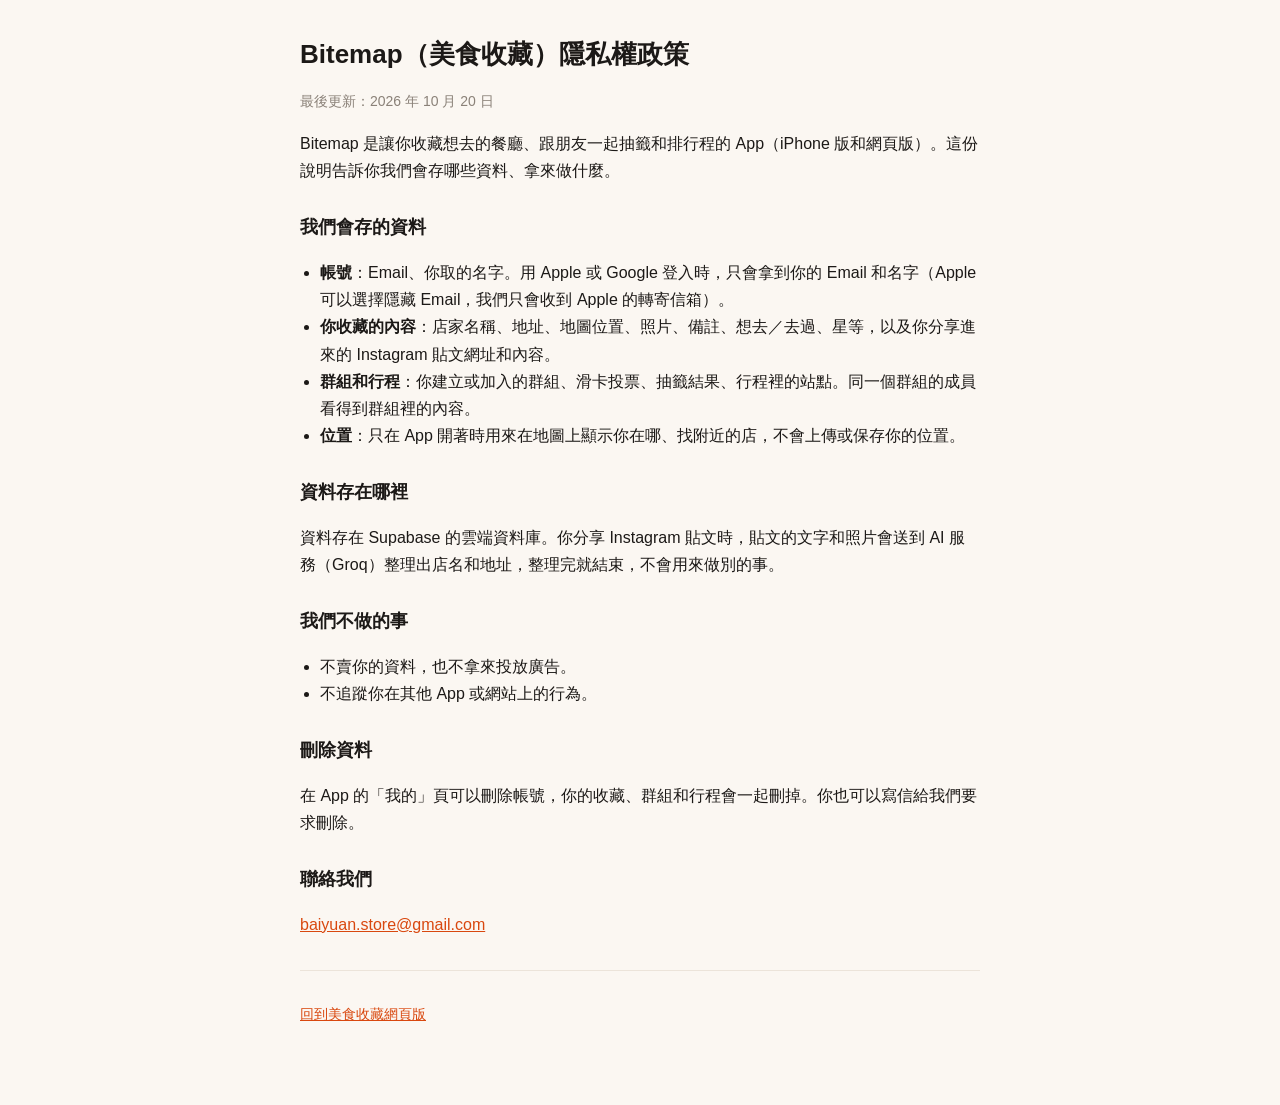
<file: apps/food-map/privacy.html>
<!doctype html>
<html lang="zh-Hant">
<head>
<meta charset="utf-8">
<meta name="viewport" content="width=device-width,initial-scale=1,viewport-fit=cover">
<title>Bitemap 隱私權政策</title>
<link rel="icon" href="icon.svg">
<link rel="apple-touch-icon" href="apple-touch-icon.png">
<style>
:root{--bg:#fbf7f2;--text:#1c1917;--muted:#8a8178;--accent:#d9480f;--line:#ece4da}
@media (prefers-color-scheme:dark){:root{--bg:#121110;--text:#f5f0ea;--muted:#a59c92;--accent:#ff8a3d;--line:#2a2623}}
html{-webkit-text-size-adjust:100%}
body{margin:0;background:var(--bg);color:var(--text);font:16px/1.7 -apple-system,BlinkMacSystemFont,"PingFang TC","Noto Sans TC",sans-serif}
main{max-width:680px;margin:0 auto;padding:32px 16px 64px}
h1{font-size:26px;margin:0 0 4px}
h2{font-size:18px;margin:28px 0 6px}
p,li{color:var(--text)}
.muted{color:var(--muted);font-size:14px}
a{color:var(--accent)}
ul{padding-left:20px}
hr{border:0;border-top:1px solid var(--line);margin:32px 0}
</style>
</head>
<body>
<main>
<h1>Bitemap（美食收藏）隱私權政策</h1>
<p class="muted">最後更新：2026 年 10 月 20 日</p>

<p>Bitemap 是讓你收藏想去的餐廳、跟朋友一起抽籤和排行程的 App（iPhone 版和網頁版）。這份說明告訴你我們會存哪些資料、拿來做什麼。</p>

<h2>我們會存的資料</h2>
<ul>
<li><b>帳號</b>：Email、你取的名字。用 Apple 或 Google 登入時，只會拿到你的 Email 和名字（Apple 可以選擇隱藏 Email，我們只會收到 Apple 的轉寄信箱）。</li>
<li><b>你收藏的內容</b>：店家名稱、地址、地圖位置、照片、備註、想去／去過、星等，以及你分享進來的 Instagram 貼文網址和內容。</li>
<li><b>群組和行程</b>：你建立或加入的群組、滑卡投票、抽籤結果、行程裡的站點。同一個群組的成員看得到群組裡的內容。</li>
<li><b>位置</b>：只在 App 開著時用來在地圖上顯示你在哪、找附近的店，不會上傳或保存你的位置。</li>
</ul>

<h2>資料存在哪裡</h2>
<p>資料存在 Supabase 的雲端資料庫。你分享 Instagram 貼文時，貼文的文字和照片會送到 AI 服務（Groq）整理出店名和地址，整理完就結束，不會用來做別的事。</p>

<h2>我們不做的事</h2>
<ul>
<li>不賣你的資料，也不拿來投放廣告。</li>
<li>不追蹤你在其他 App 或網站上的行為。</li>
</ul>

<h2>刪除資料</h2>
<p>在 App 的「我的」頁可以刪除帳號，你的收藏、群組和行程會一起刪掉。你也可以寫信給我們要求刪除。</p>

<h2>聯絡我們</h2>
<p><a href="mailto:baiyuan.store@gmail.com">baiyuan.store@gmail.com</a></p>

<hr>
<p class="muted"><a href="./">回到美食收藏網頁版</a></p>
</main>
</body>
</html>
</file>
<file: eu-game/style.css>
/* 共用：主持大螢幕與手機都用這份 */
:root{
  --bg:#05071a;--bg2:#0b1033;--ink:#f4f6ff;--ink2:#b8c0e8;--mute:#7680b3;
  --eu:#2a4bff;--eu2:#1530c9;--gold:#ffcc33;--gold2:#ffb000;
  --glass:rgba(255,255,255,.06);--line:rgba(255,255,255,.12);
  --c0:#ff4d6d;--c1:#3d7bff;--c2:#ffb703;--c3:#16c79a;
  --ok:#19d38a;--bad:#ff4d6d;
  --display:'Bricolage Grotesque','Noto Sans TC',system-ui,sans-serif;
  --body:'Noto Sans TC',system-ui,-apple-system,'PingFang TC','Microsoft JhengHei',sans-serif;
}
*{box-sizing:border-box}
html{touch-action:manipulation;-webkit-text-size-adjust:100%}
html,body{margin:0;height:100%;background:var(--bg);color:var(--ink);font-family:var(--body)}
body{overflow:hidden}
button,select,input,textarea{font:inherit;color:inherit}
select,input,textarea{font-size:16px}
button{cursor:pointer;border:0;background:none;-webkit-tap-highlight-color:transparent}
.fi{border-radius:3px;box-shadow:0 0 0 1px rgba(255,255,255,.25);background-size:cover}

/* 背景：慢慢飄的光暈＋星點 */
.sky{position:fixed;inset:0;z-index:0;overflow:hidden;pointer-events:none;background:radial-gradient(120% 90% at 50% 110%,#101a5c 0%,var(--bg) 55%)}
.sky .blob{position:absolute;border-radius:50%;filter:blur(80px);opacity:.55;mix-blend-mode:screen}
.sky .b1{width:55vmax;height:55vmax;left:-15vmax;top:-20vmax;background:#2a4bff;animation:drift1 22s ease-in-out infinite alternate}
.sky .b2{width:45vmax;height:45vmax;right:-15vmax;bottom:-18vmax;background:#7b2cff;animation:drift2 26s ease-in-out infinite alternate}
.sky .b3{width:30vmax;height:30vmax;right:20vmax;top:-12vmax;background:#ffb000;opacity:.22;animation:drift1 30s ease-in-out infinite alternate-reverse}
.sky canvas{position:absolute;inset:0;width:100%;height:100%}
@keyframes drift1{to{transform:translate(12vmax,8vmax) scale(1.15)}}
@keyframes drift2{to{transform:translate(-10vmax,-6vmax) scale(1.1)}}
body.flash-ok .sky{background:radial-gradient(120% 90% at 50% 110%,#0a5c3f 0%,var(--bg) 60%)}
body.flash-bad .sky{background:radial-gradient(120% 90% at 50% 110%,#5c0a22 0%,var(--bg) 60%)}

.app{position:relative;z-index:1;height:100%}
.screen{position:absolute;inset:0;display:flex;flex-direction:column;align-items:center;justify-content:center;opacity:0;pointer-events:none;transform:scale(.985);transition:opacity .45s ease,transform .45s cubic-bezier(.2,.8,.2,1)}
.screen.on{opacity:1;pointer-events:auto;transform:none}

.grad{background:linear-gradient(100deg,#fff 0%,#ffe08a 45%,#ffb000 100%);-webkit-background-clip:text;background-clip:text;color:transparent}
.kicker{font-family:var(--display);letter-spacing:.32em;font-weight:700;font-size:.8rem;color:var(--gold);text-transform:uppercase}
.pill{display:inline-flex;align-items:center;gap:.5em;padding:.45em 1em;border-radius:999px;background:var(--glass);border:1px solid var(--line);backdrop-filter:blur(10px)}

.btn{display:inline-flex;align-items:center;justify-content:center;gap:.5em;padding:.9em 1.6em;border-radius:16px;font-weight:800;letter-spacing:.04em;background:linear-gradient(135deg,var(--gold),var(--gold2));color:#1b1300;box-shadow:0 10px 30px -8px rgba(255,176,0,.6),inset 0 -3px 0 rgba(0,0,0,.18);transition:transform .15s,box-shadow .15s,filter .15s}
.btn:hover{transform:translateY(-2px);filter:brightness(1.05)}
.btn:active{transform:translateY(1px) scale(.98)}
.btn.ghost{background:var(--glass);color:var(--ink);border:1px solid var(--line);box-shadow:none}
.btn:disabled{opacity:.4;pointer-events:none}

/* 12 顆星的環（計時器、裝飾都用） */
.ring{position:relative}
.ring svg{display:block;width:100%;height:100%;overflow:visible}
.ring .st{fill:var(--gold);transform-box:fill-box;transform-origin:center;transition:opacity .4s,transform .4s,fill .3s}
.ring .st.off{opacity:.12;transform:scale(.55)}
.ring.hot .st{fill:#ff6b6b}
.ring .num{position:absolute;inset:0;display:grid;place-items:center;font-family:var(--display);font-weight:800}
.ring.spin svg{animation:spin 30s linear infinite}
@keyframes spin{to{transform:rotate(360deg)}}

/* 四種選項顏色 */
.o0{--c:var(--c0)}.o1{--c:var(--c1)}.o2{--c:var(--c2)}.o3{--c:var(--c3)}
.shape{font-size:.9em;line-height:1;opacity:.9}

/* 印章 */
.stamp{position:absolute;padding:.25em .7em;border:.12em solid currentColor;border-radius:.25em;font-family:var(--display);font-weight:900;letter-spacing:.08em;transform:rotate(-12deg) scale(3);opacity:0;white-space:nowrap;mix-blend-mode:screen}
.stamp.go{animation:stamp .5s cubic-bezier(.2,1.6,.4,1) forwards}
.stamp.ok{color:var(--ok);text-shadow:0 0 30px rgba(25,211,138,.5)}
.stamp.bad{color:var(--bad);text-shadow:0 0 30px rgba(255,77,109,.5)}
@keyframes stamp{60%{opacity:1;transform:rotate(-12deg) scale(.92)}100%{opacity:1;transform:rotate(-12deg) scale(1)}}

@keyframes pop{0%{transform:scale(.6);opacity:0}70%{transform:scale(1.06);opacity:1}100%{transform:scale(1);opacity:1}}
@keyframes rise{from{transform:translateY(24px);opacity:0}to{transform:none;opacity:1}}
@keyframes shake{10%,90%{transform:translateX(-2px)}20%,80%{transform:translateX(4px)}30%,50%,70%{transform:translateX(-8px)}40%,60%{transform:translateX(8px)}}
@keyframes pulse{50%{transform:scale(1.06)}}
.conn{position:fixed;z-index:50;left:50%;top:10px;transform:translateX(-50%);font-size:13px;padding:.35em .9em;border-radius:999px;background:#5c0a22;border:1px solid #ff4d6d;display:none}
.conn.show{display:block}
@media (prefers-reduced-motion:reduce){*,*::before,*::after{animation-duration:.01ms!important;transition-duration:.01ms!important}}
/* 國旗（flag-icons 7.2.3，MIT，只留 27 個會員國） */
.fi{display:inline-block;width:1.333em;height:1em;background-position:50%;background-repeat:no-repeat;vertical-align:middle}
.fi-fr{background-image:url(flags/fr.svg)}
.fi-de{background-image:url(flags/de.svg)}
.fi-it{background-image:url(flags/it.svg)}
.fi-es{background-image:url(flags/es.svg)}
.fi-pl{background-image:url(flags/pl.svg)}
.fi-nl{background-image:url(flags/nl.svg)}
.fi-be{background-image:url(flags/be.svg)}
.fi-se{background-image:url(flags/se.svg)}
.fi-at{background-image:url(flags/at.svg)}
.fi-ie{background-image:url(flags/ie.svg)}
.fi-pt{background-image:url(flags/pt.svg)}
.fi-gr{background-image:url(flags/gr.svg)}
.fi-fi{background-image:url(flags/fi.svg)}
.fi-dk{background-image:url(flags/dk.svg)}
.fi-cz{background-image:url(flags/cz.svg)}
.fi-hu{background-image:url(flags/hu.svg)}
.fi-ro{background-image:url(flags/ro.svg)}
.fi-bg{background-image:url(flags/bg.svg)}
.fi-hr{background-image:url(flags/hr.svg)}
.fi-sk{background-image:url(flags/sk.svg)}
.fi-si{background-image:url(flags/si.svg)}
.fi-lt{background-image:url(flags/lt.svg)}
.fi-lv{background-image:url(flags/lv.svg)}
.fi-ee{background-image:url(flags/ee.svg)}
.fi-lu{background-image:url(flags/lu.svg)}
.fi-mt{background-image:url(flags/mt.svg)}
.fi-cy{background-image:url(flags/cy.svg)}
</file>
